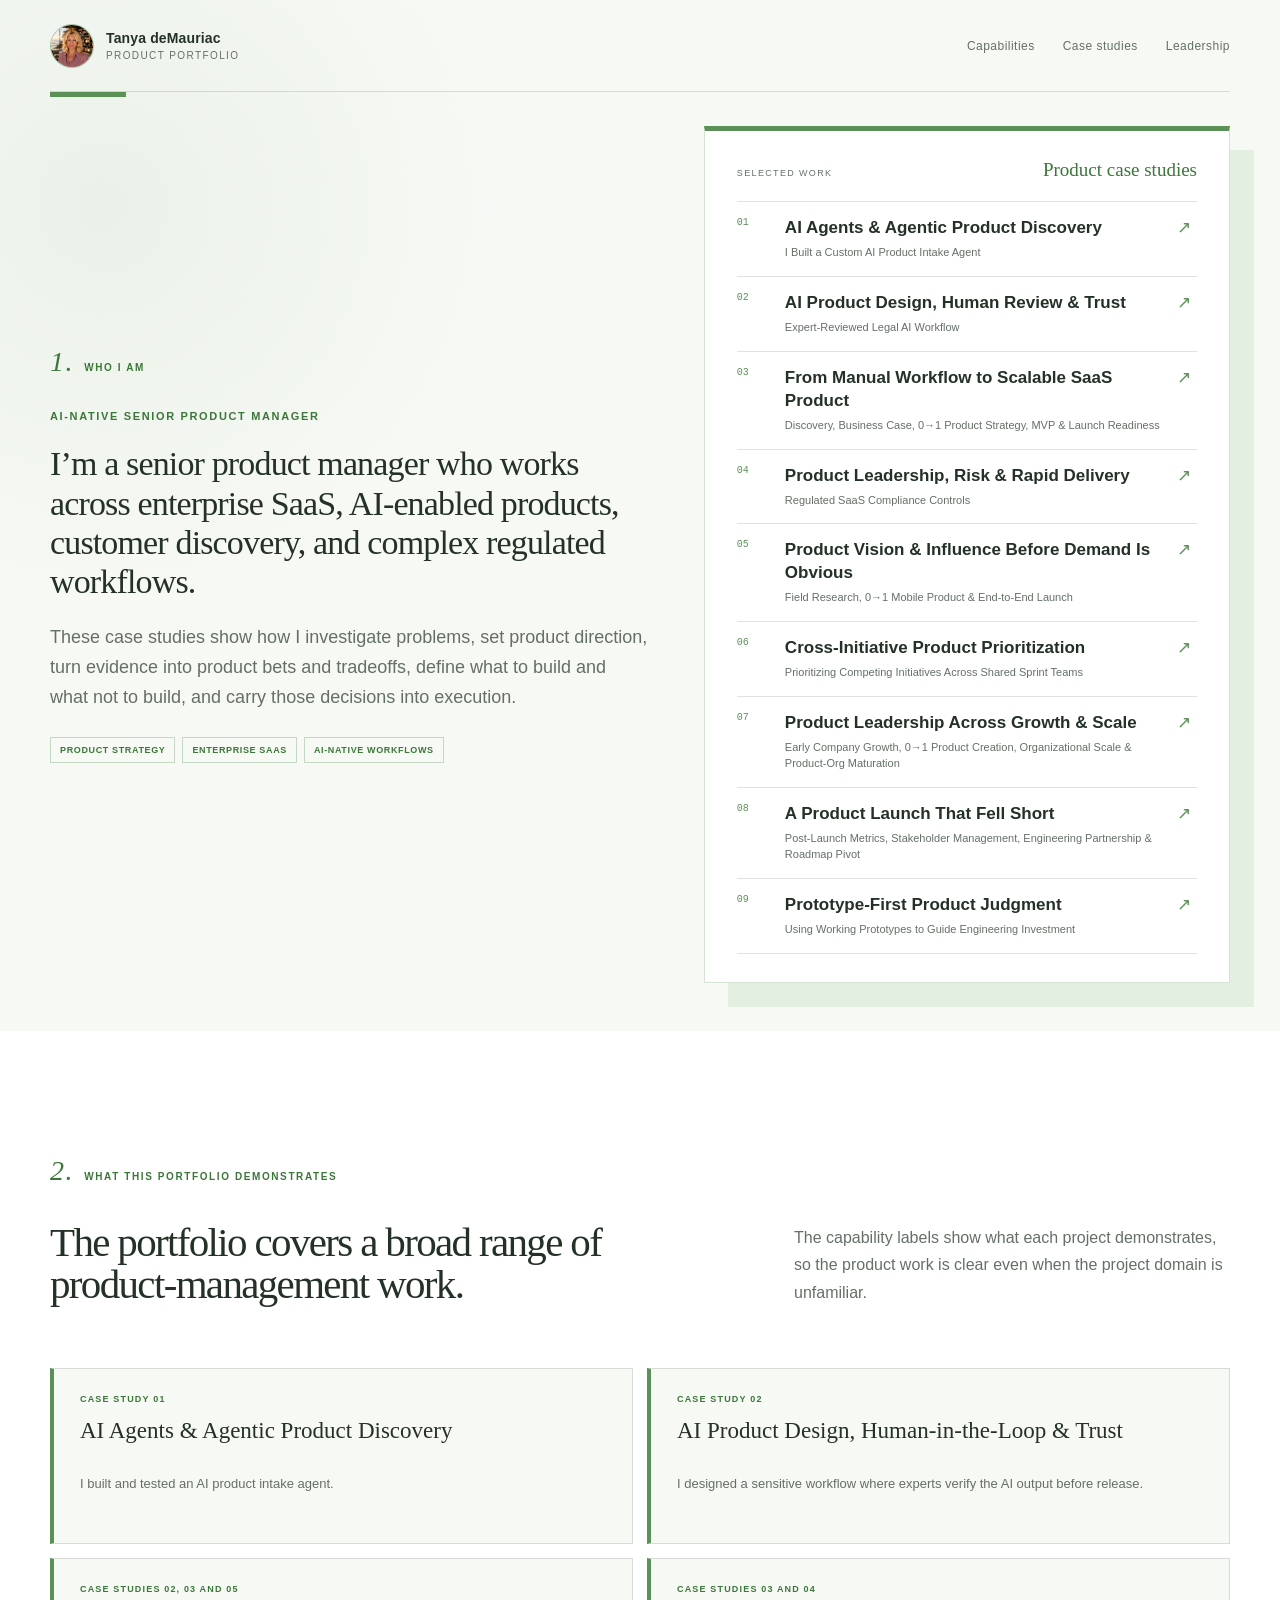
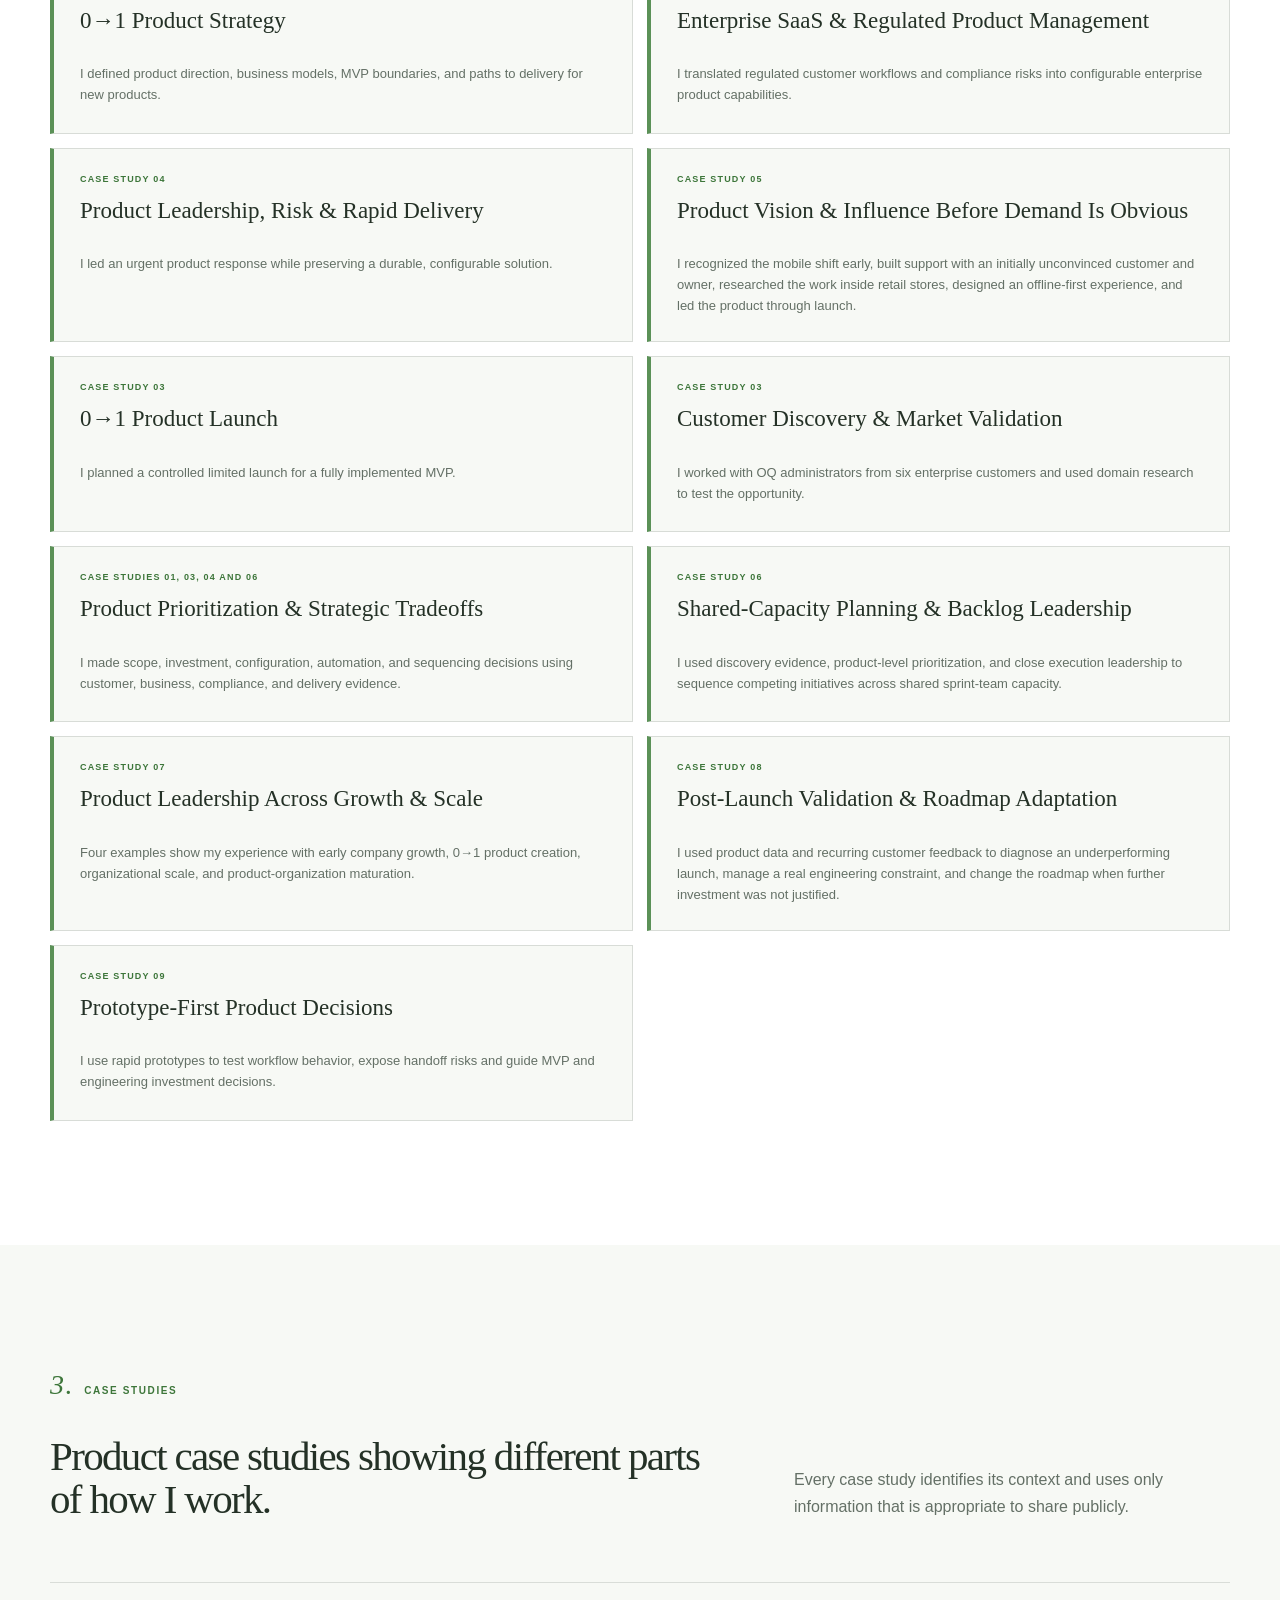
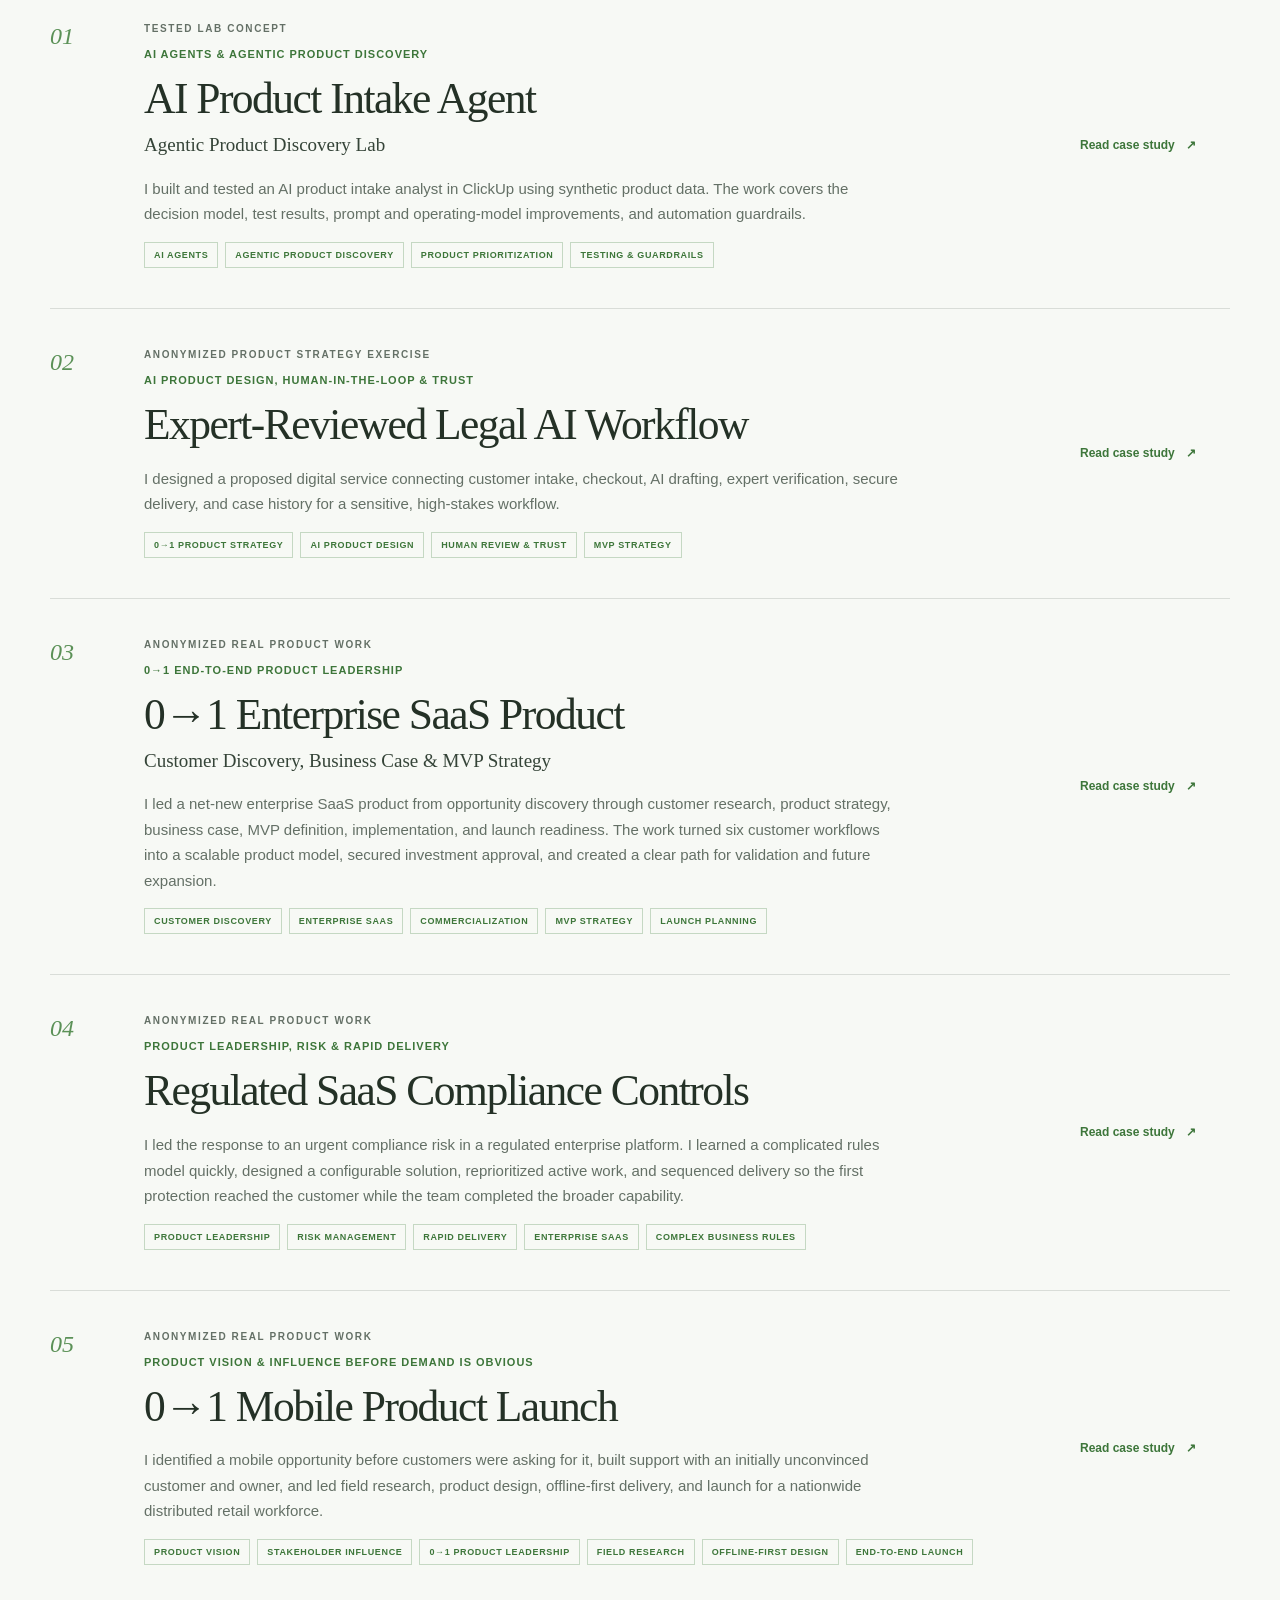
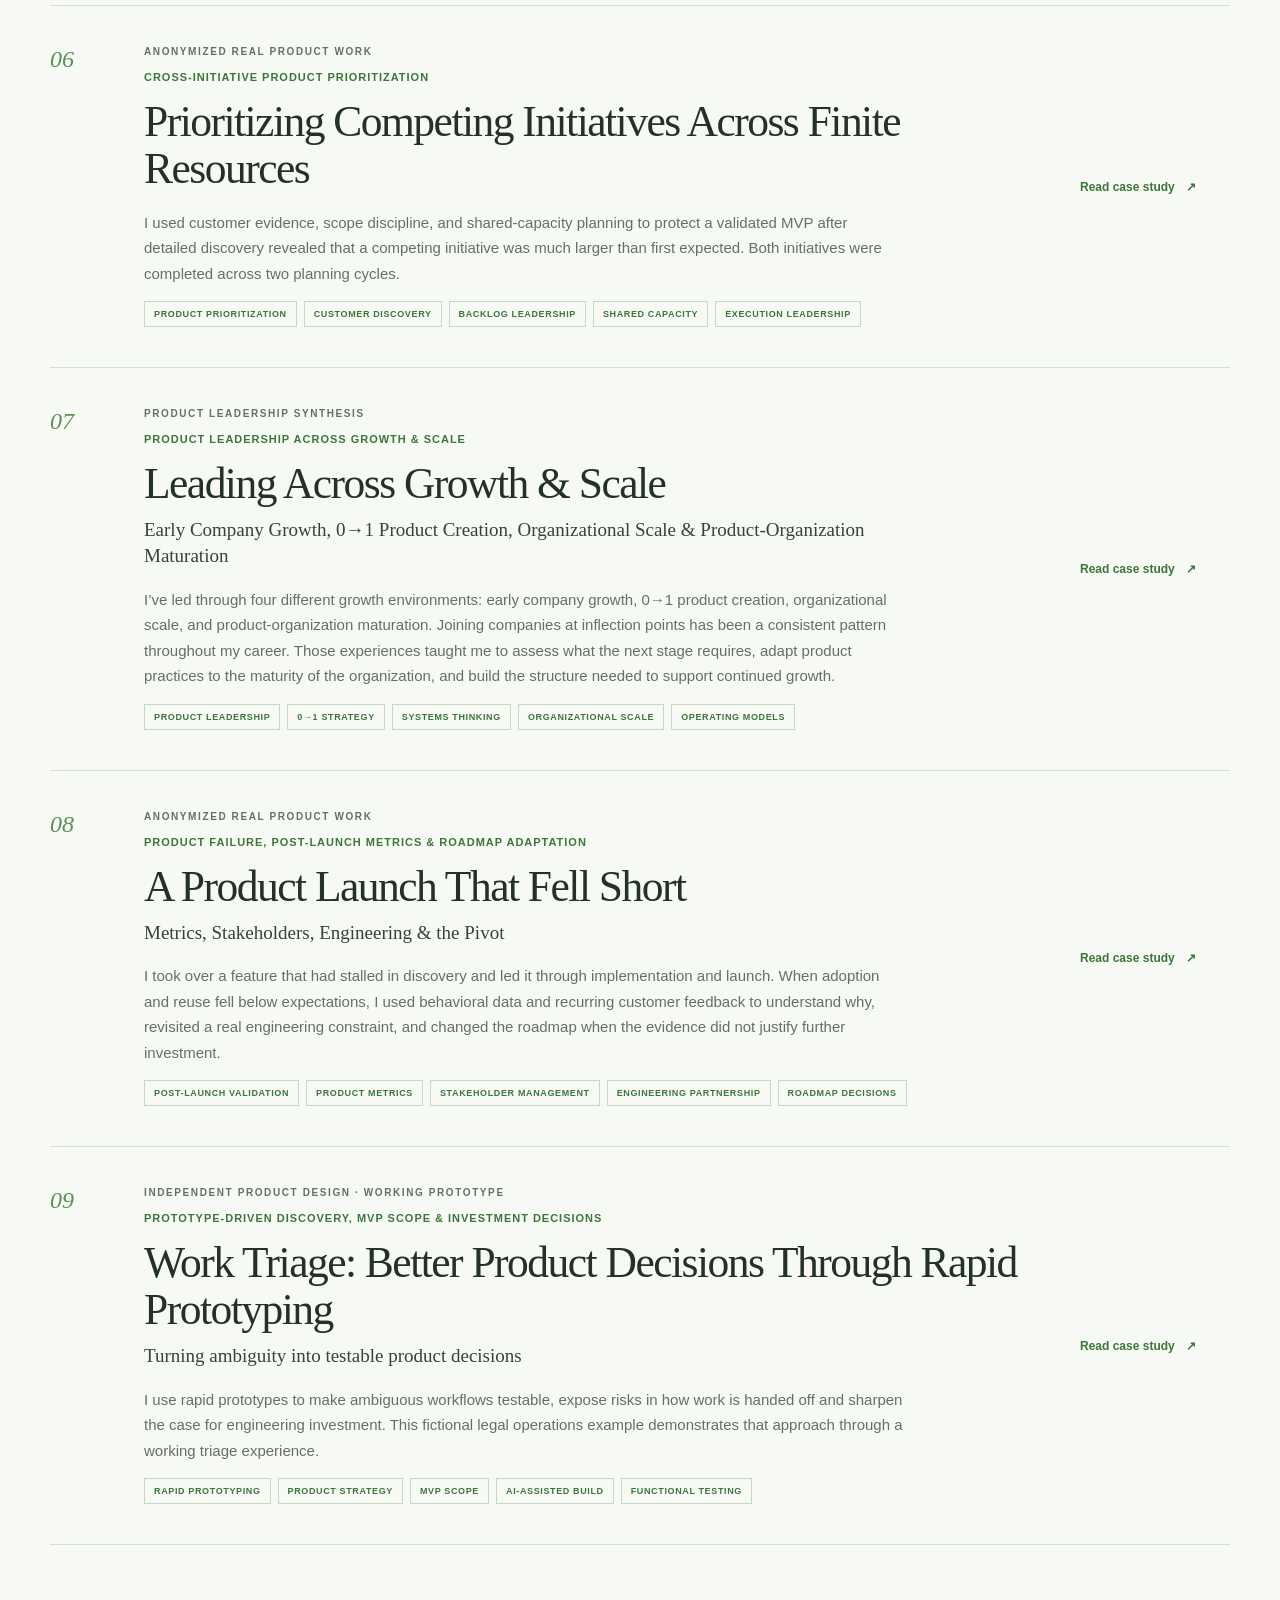
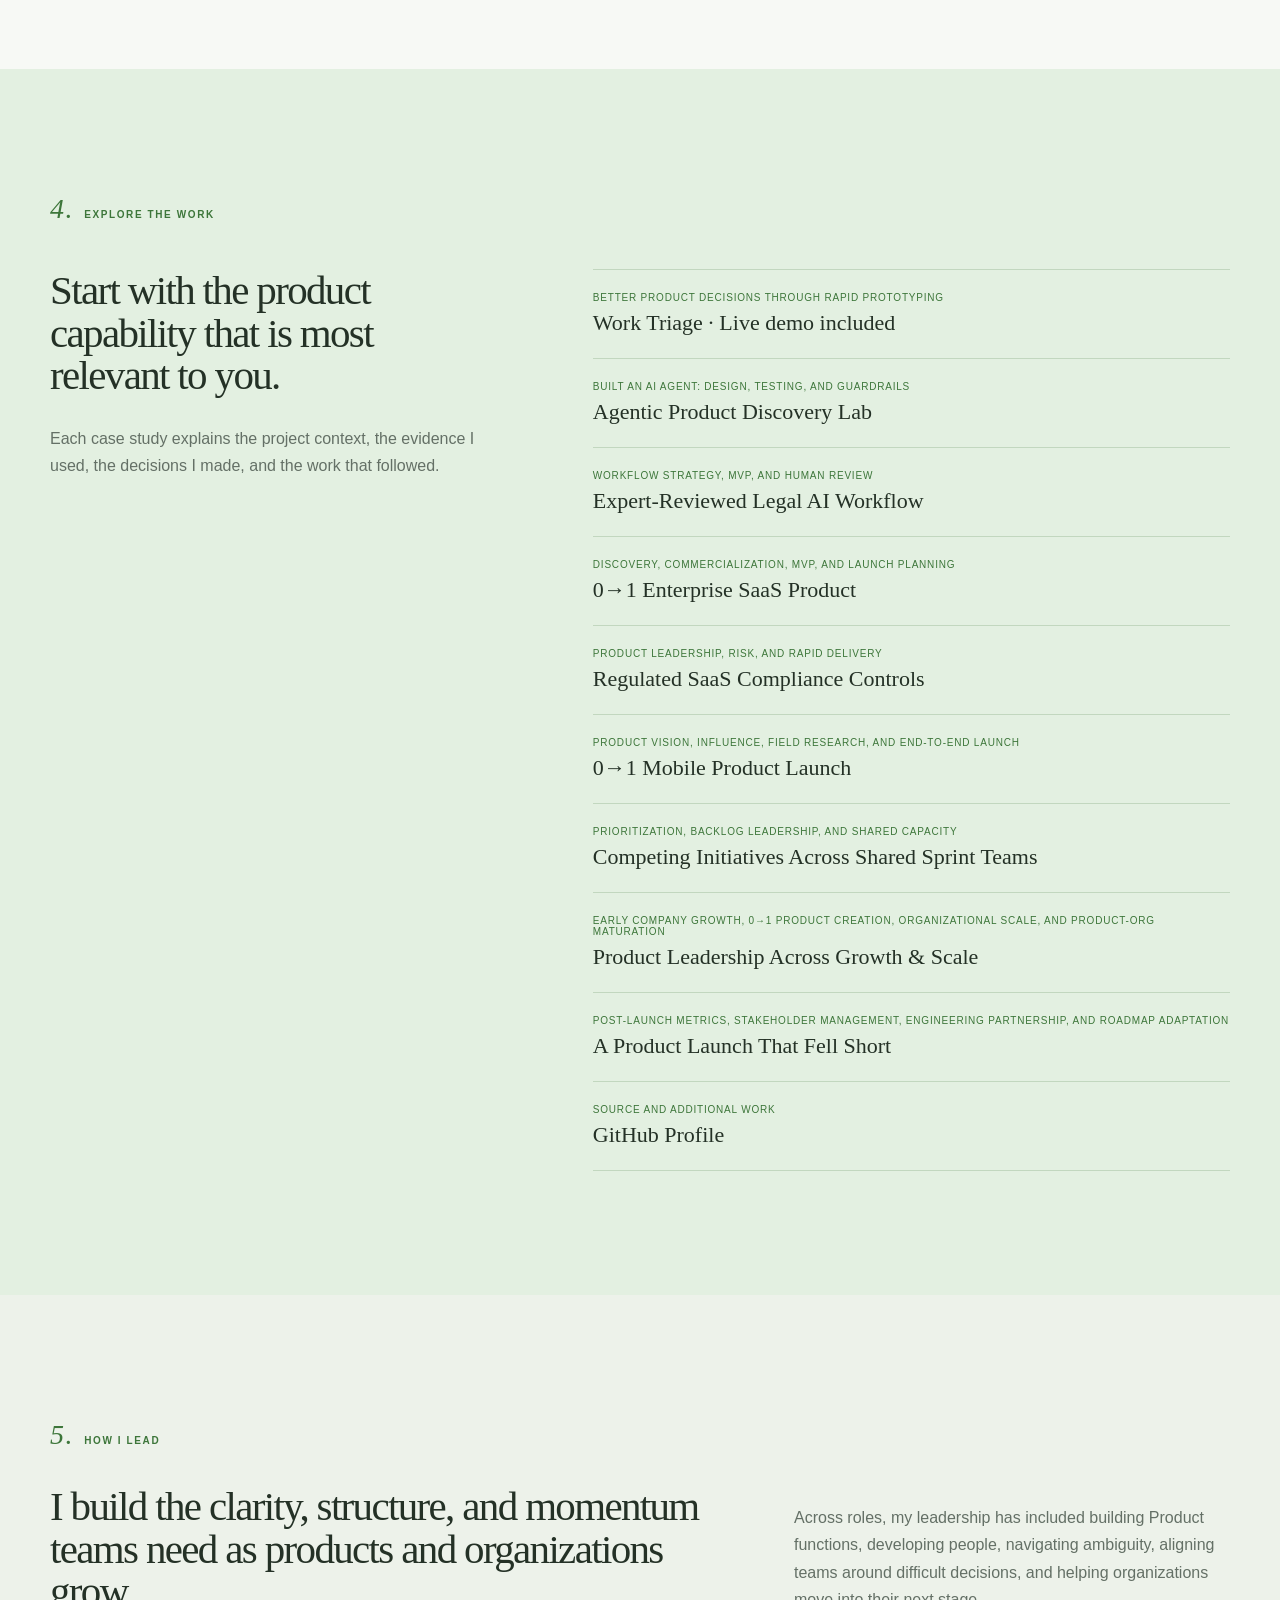
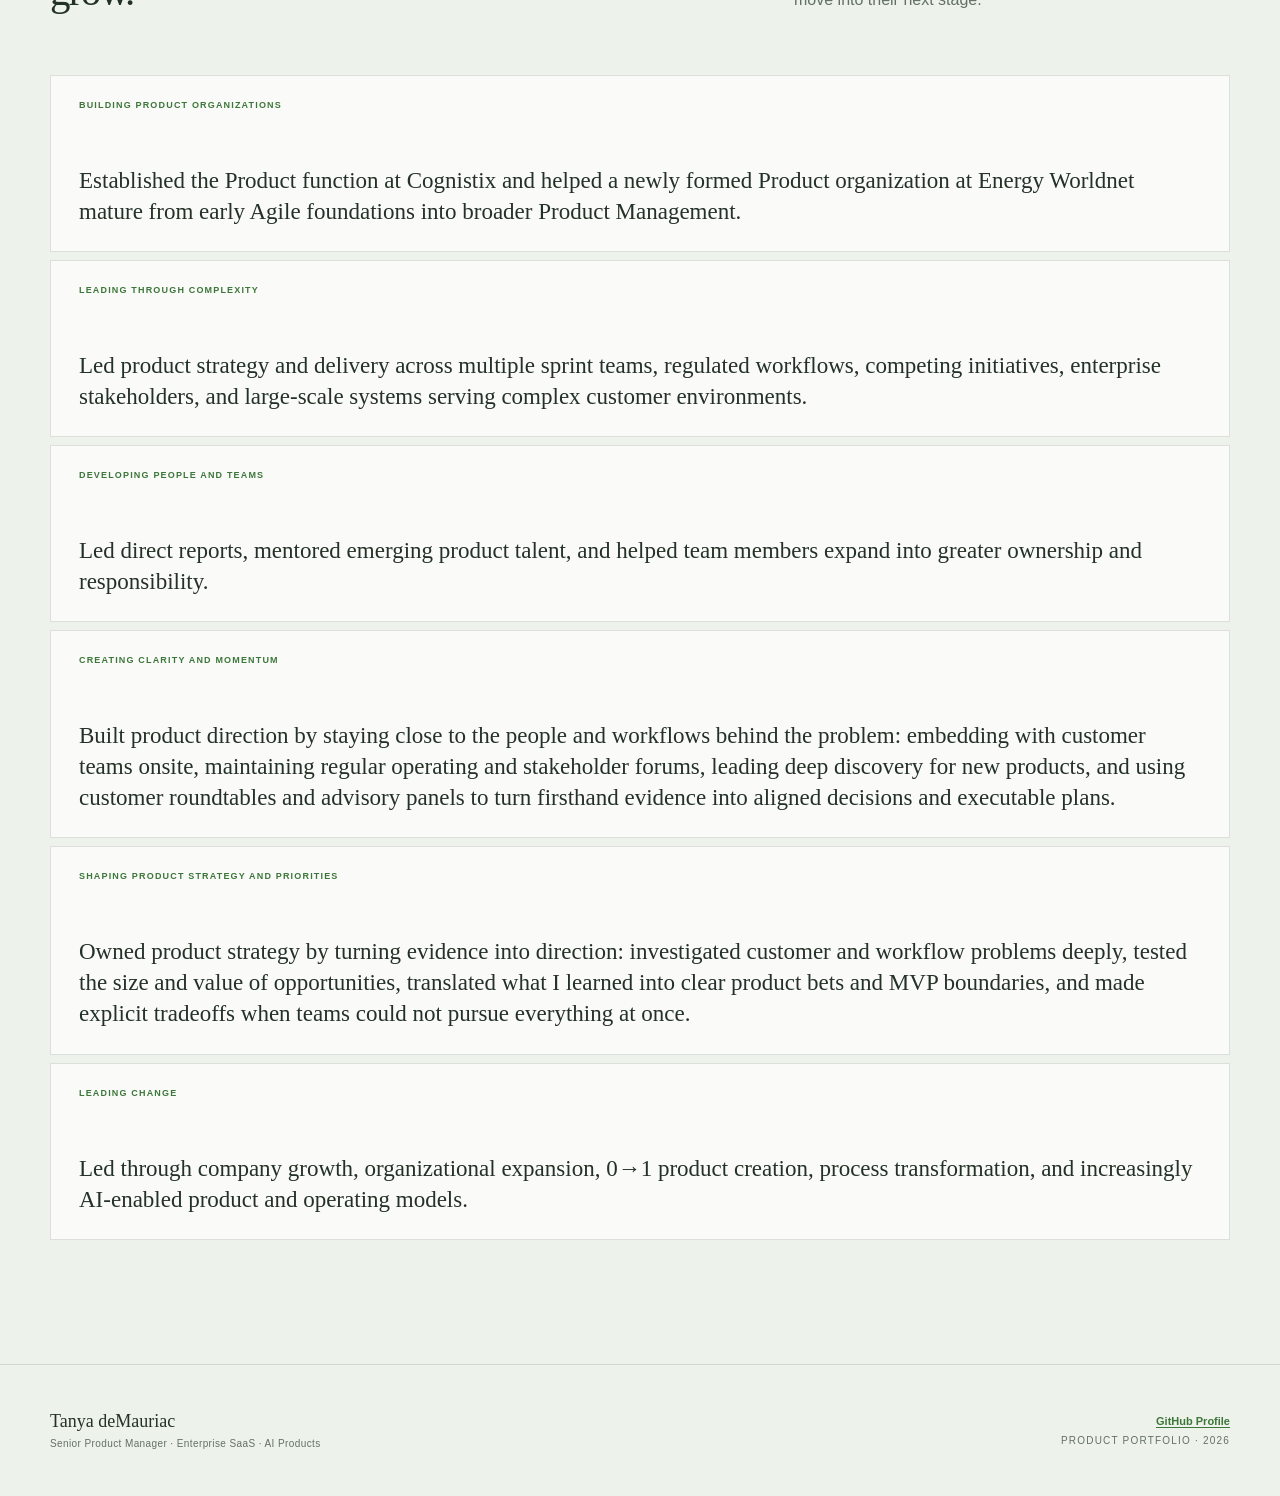
<file: index.html>
<!doctype html>
<html lang="en">
  <head>
    <meta charset="utf-8" />
    <meta name="viewport" content="width=device-width, initial-scale=1" />
    <title>AI Product Portfolio | Tanya deMauriac</title>
    <meta
      name="description"
      content="Tanya deMauriac's product portfolio, with case studies in AI-native product management, zero-to-one strategy, enterprise SaaS, product prioritization, field research, and agentic workflows."
    />
    <link rel="icon" href="favicon.svg" />
    <link rel="stylesheet" href="styles.css?v=header-portrait-20261013" />
  
    <!-- Microsoft Clarity analytics -->
    <script type="text/javascript">
      (function(c,l,a,r,i,t,y){
          c[a]=c[a]||function(){(c[a].q=c[a].q||[]).push(arguments)};
          t=l.createElement(r);t.async=1;t.src="https://www.clarity.ms/tag/"+i;
          y=l.getElementsByTagName(r)[0];y.parentNode.insertBefore(t,y);
      })(window, document, "clarity", "script", "ymxdk5bwbi");

      (function () {
        var params = new URLSearchParams(window.location.search);
        var incomingRef = params.get("ref");
        if (incomingRef) {
          sessionStorage.setItem("portfolio_ref", incomingRef);
        }
        var portfolioRef = incomingRef || sessionStorage.getItem("portfolio_ref");
        if (portfolioRef) {
          window.clarity("set", "portfolio_ref", portfolioRef);
        }
      })();
    </script>
  </head>
  <body class="home-page">
    <main id="top">
      <header class="site-header">
        <a class="brand" href="#top" aria-label="Back to top">
          <img
            class="brand-photo"
            src="TD%20Profile%20Pic-sm.PNG"
            alt="Portrait of Tanya deMauriac"
            width="44"
            height="44"
            decoding="async"
          />
          <span
            ><strong>Tanya deMauriac</strong
            ><small>Product Portfolio</small></span
          >
        </a>
        <nav aria-label="Portfolio navigation">
          <a href="#capabilities">Capabilities</a>
          <a href="#case-studies">Case studies</a>
          <a href="#leadership">Leadership</a>
        </nav>
      </header>

      <section class="home-hero" aria-labelledby="home-title">
        <div class="home-intro">
          <div class="numbered-label"><span>1.</span> Who I Am</div>
          <p class="portfolio-kicker">AI-Native Senior Product Manager</p>
          <h1 id="home-title">
            I’m a senior product manager who works across enterprise SaaS,
            AI-enabled products, customer discovery, and complex regulated
            workflows.
          </h1>
          <p class="home-lede">
            These case studies show how I investigate problems, set product
            direction, turn evidence into product bets and tradeoffs, define
            what to build and what not to build, and carry those decisions into
            execution.
          </p>
          <div
            class="capability-row"
            role="group"
            aria-label="Primary capabilities"
          >
            <span>Product strategy</span><span>Enterprise SaaS</span
            ><span>AI-native workflows</span>
          </div>
        </div>

        <aside class="case-index" aria-label="Portfolio case studies">
          <div class="case-index-heading">
            <span>Selected work</span><strong>Product case studies</strong>
          </div>
          <a href="agentic-product-discovery-lab/">
            <span class="case-number">01</span>
            <span
              ><strong>AI Agents &amp; Agentic Product Discovery</strong
              ><small>I Built a Custom AI Product Intake Agent</small></span
            >
            <span class="case-arrow" aria-hidden="true">↗</span>
          </a>
          <a href="expert-reviewed-legal-ai/">
            <span class="case-number">02</span>
            <span
              ><strong>AI Product Design, Human Review &amp; Trust</strong
              ><small>Expert-Reviewed Legal AI Workflow</small></span
            >
            <span class="case-arrow" aria-hidden="true">↗</span>
          </a>
          <a href="on-the-job-training/">
            <span class="case-number">03</span>
            <span
              ><strong>From Manual Workflow to Scalable SaaS Product</strong
              ><small>Discovery, Business Case, 0→1 Product Strategy, MVP &amp; Launch Readiness</small></span
            >
            <span class="case-arrow" aria-hidden="true">↗</span>
          </a>
          <a href="regulated-saas-compliance-controls/">
            <span class="case-number">04</span>
            <span
              ><strong>Product Leadership, Risk &amp; Rapid Delivery</strong
              ><small>Regulated SaaS Compliance Controls</small></span
            >
            <span class="case-arrow" aria-hidden="true">↗</span>
          </a>
          <a href="zero-to-one-mobile-product/">
            <span class="case-number">05</span>
            <span
              ><strong>Product Vision &amp; Influence Before Demand Is Obvious</strong
              ><small
                >Field Research, 0→1 Mobile Product &amp; End-to-End Launch</small
              ></span
            >
            <span class="case-arrow" aria-hidden="true">↗</span>
          </a>
          <a href="shared-sprint-team-prioritization/">
            <span class="case-number">06</span>
            <span
              ><strong>Cross-Initiative Product Prioritization</strong
              ><small>Prioritizing Competing Initiatives Across Shared Sprint Teams</small></span
            >
            <span class="case-arrow" aria-hidden="true">↗</span>
          </a>
          <a href="product-leadership-at-inflection-points/">
            <span class="case-number">07</span>
            <span
              ><strong>Product Leadership Across Growth &amp; Scale</strong
              ><small>Early Company Growth, 0→1 Product Creation, Organizational Scale &amp; Product-Org Maturation</small></span
            >
            <span class="case-arrow" aria-hidden="true">↗</span>
          </a>
          <a href="product-launch-fell-short/">
            <span class="case-number">08</span>
            <span
              ><strong>A Product Launch That Fell Short</strong
              ><small>Post-Launch Metrics, Stakeholder Management, Engineering Partnership &amp; Roadmap Pivot</small></span
            >
            <span class="case-arrow" aria-hidden="true">↗</span>
          </a>
          <a href="work-triage-prototype/">
            <span class="case-number">09</span>
            <span><strong>Prototype-First Product Judgment</strong><small>Using Working Prototypes to Guide Engineering Investment</small></span>
            <span class="case-arrow" aria-hidden="true">↗</span>
          </a>
        </aside>
      </section>

      <section class="home-section capabilities-section" id="capabilities">
        <div class="numbered-label">
          <span>2.</span> What This Portfolio Demonstrates
        </div>
        <div class="home-section-heading">
          <h2>
            The portfolio covers a broad range of product-management work.
          </h2>
          <p>
            The capability labels show what each project demonstrates, so the
            product work is clear even when the project domain is unfamiliar.
          </p>
        </div>
        <div class="capability-map">
          <article>
            <span>Case study 01</span>
            <h3>AI Agents &amp; Agentic Product Discovery</h3>
            <p>I built and tested an AI product intake agent.</p>
          </article>
          <article>
            <span>Case study 02</span>
            <h3>AI Product Design, Human-in-the-Loop &amp; Trust</h3>
            <p>
              I designed a sensitive workflow where experts verify the AI output
              before release.
            </p>
          </article>
          <article>
            <span>Case studies 02, 03 and 05</span>
            <h3>0→1 Product Strategy</h3>
            <p>
              I defined product direction, business models, MVP boundaries, and
              paths to delivery for new products.
            </p>
          </article>
          <article>
            <span>Case studies 03 and 04</span>
            <h3>Enterprise SaaS &amp; Regulated Product Management</h3>
            <p>
              I translated regulated customer workflows and compliance risks
              into configurable enterprise product capabilities.
            </p>
          </article>
          <article>
            <span>Case study 04</span>
            <h3>Product Leadership, Risk &amp; Rapid Delivery</h3>
            <p>
              I led an urgent product response while preserving a durable,
              configurable solution.
            </p>
          </article>
          <article>
            <span>Case study 05</span>
            <h3>Product Vision &amp; Influence Before Demand Is Obvious</h3>
            <p>
              I recognized the mobile shift early, built support with an initially
              unconvinced customer and owner, researched the work inside retail
              stores, designed an offline-first experience, and led the product
              through launch.
            </p>
          </article>
          <article>
            <span>Case study 03</span>
            <h3>0→1 Product Launch</h3>
            <p>
              I planned a controlled limited launch for a fully implemented MVP.
            </p>
          </article>
          <article>
            <span>Case study 03</span>
            <h3>Customer Discovery &amp; Market Validation</h3>
            <p>
              I worked with OQ administrators from six enterprise customers and
              used domain research to test the opportunity.
            </p>
          </article>
          <article>
            <span>Case studies 01, 03, 04 and 06</span>
            <h3>Product Prioritization &amp; Strategic Tradeoffs</h3>
            <p>
              I made scope, investment, configuration, automation, and
              sequencing decisions using customer, business, compliance, and
              delivery evidence.
            </p>
          </article>
          <article>
            <span>Case study 06</span>
            <h3>Shared-Capacity Planning &amp; Backlog Leadership</h3>
            <p>
              I used discovery evidence, product-level prioritization, and close
              execution leadership to sequence competing initiatives across
              shared sprint-team capacity.
            </p>
          </article>
          <article>
            <span>Case study 07</span>
            <h3>Product Leadership Across Growth &amp; Scale</h3>
            <p>
              Four examples show my experience with early company growth, 0→1 product
              creation, organizational scale, and product-organization
              maturation.
            </p>
          </article>
          <article>
            <span>Case study 08</span>
            <h3>Post-Launch Validation &amp; Roadmap Adaptation</h3>
            <p>
              I used product data and recurring customer feedback to diagnose an
              underperforming launch, manage a real engineering constraint, and
              change the roadmap when further investment was not justified.
            </p>
          </article>
          <article>
            <span>Case study 09</span>
            <h3>Prototype-First Product Decisions</h3>
            <p>I use rapid prototypes to test workflow behavior, expose handoff risks and guide MVP and engineering investment decisions.</p>
          </article>
        </div>
      </section>

      <section class="home-section case-studies-section" id="case-studies">
        <div class="numbered-label"><span>3.</span> Case Studies</div>
        <div class="home-section-heading">
          <h2>Product case studies showing different parts of how I work.</h2>
          <p>
            Every case study identifies its context and uses only information
            that is appropriate to share publicly.
          </p>
        </div>

        <article class="portfolio-case">
          <div class="portfolio-case-index">01</div>
          <div class="portfolio-case-main">
            <p class="case-type">Tested lab concept</p>
            <p class="dominant-capability">
              AI Agents &amp; Agentic Product Discovery
            </p>
            <h3>
              <a href="agentic-product-discovery-lab/"
                >AI Product Intake Agent</a
              >
            </h3>
            <p class="case-project-name">Agentic Product Discovery Lab</p>
            <p>
              I built and tested an AI product intake analyst in ClickUp using
              synthetic product data. The work covers the decision model, test
              results, prompt and operating-model improvements, and automation
              guardrails.
            </p>
            <div class="capability-row">
              <span>AI Agents</span><span>Agentic Product Discovery</span
              ><span>Product Prioritization</span
              ><span>Testing &amp; Guardrails</span>
            </div>
          </div>
          <a
            class="case-link"
            href="agentic-product-discovery-lab/"
            aria-label="Read Agentic Product Discovery Lab"
            >Read case study <span>↗</span></a
          >
        </article>

        <article class="portfolio-case">
          <div class="portfolio-case-index">02</div>
          <div class="portfolio-case-main">
            <p class="case-type">Anonymized product strategy exercise</p>
            <p class="dominant-capability">
              AI Product Design, Human-in-the-Loop &amp; Trust
            </p>
            <h3>
              <a href="expert-reviewed-legal-ai/"
                >Expert-Reviewed Legal AI Workflow</a
              >
            </h3>
            <p>
              I designed a proposed digital service connecting customer intake,
              checkout, AI drafting, expert verification, secure delivery, and
              case history for a sensitive, high-stakes workflow.
            </p>
            <div class="capability-row">
              <span>0→1 Product Strategy</span><span>AI Product Design</span
              ><span>Human Review &amp; Trust</span><span>MVP Strategy</span>
            </div>
          </div>
          <a
            class="case-link"
            href="expert-reviewed-legal-ai/"
            aria-label="Read Expert-Reviewed Legal AI Workflow"
            >Read case study <span>↗</span></a
          >
        </article>

        <article class="portfolio-case">
          <div class="portfolio-case-index">03</div>
          <div class="portfolio-case-main">
            <p class="case-type">Anonymized real product work</p>
            <p class="dominant-capability">0→1 End-to-End Product Leadership</p>
            <h3>
              <a href="on-the-job-training/">0→1 Enterprise SaaS Product</a>
            </h3>
            <p class="case-project-name">
              Customer Discovery, Business Case &amp; MVP Strategy
            </p>
            <p>
              I led a net-new enterprise SaaS product from opportunity discovery
              through customer research, product strategy, business case, MVP
              definition, implementation, and launch readiness. The work turned
              six customer workflows into a scalable product model, secured
              investment approval, and created a clear path for validation and
              future expansion.
            </p>
            <div class="capability-row">
              <span>Customer Discovery</span><span>Enterprise SaaS</span
              ><span>Commercialization</span><span>MVP Strategy</span
              ><span>Launch Planning</span>
            </div>
          </div>
          <a
            class="case-link"
            href="on-the-job-training/"
            aria-label="Read On-the-Job Training Subscription Product"
            >Read case study <span>↗</span></a
          >
        </article>

        <article class="portfolio-case">
          <div class="portfolio-case-index">04</div>
          <div class="portfolio-case-main">
            <p class="case-type">Anonymized real product work</p>
            <p class="dominant-capability">
              Product Leadership, Risk &amp; Rapid Delivery
            </p>
            <h3>
              <a href="regulated-saas-compliance-controls/"
                >Regulated SaaS Compliance Controls</a
              >
            </h3>
            <p>
              I led the response to an urgent compliance risk in a regulated
              enterprise platform. I learned a complicated rules model quickly,
              designed a configurable solution, reprioritized active work, and
              sequenced delivery so the first protection reached the customer
              while the team completed the broader capability.
            </p>
            <div class="capability-row">
              <span>Product Leadership</span><span>Risk Management</span
              ><span>Rapid Delivery</span><span>Enterprise SaaS</span
              ><span>Complex Business Rules</span>
            </div>
          </div>
          <a
            class="case-link"
            href="regulated-saas-compliance-controls/"
            aria-label="Read Regulated SaaS Compliance Controls"
            >Read case study <span>↗</span></a
          >
        </article>

        <article class="portfolio-case">
          <div class="portfolio-case-index">05</div>
          <div class="portfolio-case-main">
            <p class="case-type">Anonymized real product work</p>
            <p class="dominant-capability">
              Product Vision &amp; Influence Before Demand Is Obvious
            </p>
            <h3>
              <a href="zero-to-one-mobile-product/"
                >0→1 Mobile Product Launch</a
              >
            </h3>
            <p>
              I identified a mobile opportunity before customers were asking
              for it, built support with an initially unconvinced customer and
              owner, and led field research, product design, offline-first
              delivery, and launch for a nationwide distributed retail workforce.
            </p>
            <div class="capability-row">
              <span>Product Vision</span><span>Stakeholder Influence</span
              ><span>0→1 Product Leadership</span><span>Field Research</span
              ><span>Offline-First Design</span><span>End-to-End Launch</span>
            </div>
          </div>
          <a
            class="case-link"
            href="zero-to-one-mobile-product/"
            aria-label="Read 0 to 1 Mobile Product Launch"
            >Read case study <span>↗</span></a
          >
        </article>

        <article class="portfolio-case">
          <div class="portfolio-case-index">06</div>
          <div class="portfolio-case-main">
            <p class="case-type">Anonymized real product work</p>
            <p class="dominant-capability">
              Cross-Initiative Product Prioritization
            </p>
            <h3>
              <a href="shared-sprint-team-prioritization/"
                >Prioritizing Competing Initiatives Across Finite Resources</a
              >
            </h3>
            <p>
              I used customer evidence, scope discipline, and shared-capacity
              planning to protect a validated MVP after detailed discovery
              revealed that a competing initiative was much larger than first
              expected. Both initiatives were completed across two planning
              cycles.
            </p>
            <div class="capability-row">
              <span>Product Prioritization</span><span>Customer Discovery</span
              ><span>Backlog Leadership</span><span>Shared Capacity</span
              ><span>Execution Leadership</span>
            </div>
          </div>
          <a
            class="case-link"
            href="shared-sprint-team-prioritization/"
            aria-label="Read Prioritizing Competing Initiatives Across Finite Resources"
            >Read case study <span>↗</span></a
          >
        </article>

        <article class="portfolio-case">
          <div class="portfolio-case-index">07</div>
          <div class="portfolio-case-main">
            <p class="case-type">Product leadership synthesis</p>
            <p class="dominant-capability">Product Leadership Across Growth &amp; Scale</p>
            <h3>
              <a href="product-leadership-at-inflection-points/"
                >Leading Across Growth &amp; Scale</a
              >
            </h3>
            <p class="case-project-name">
              Early Company Growth, 0→1 Product Creation, Organizational Scale &amp; Product-Organization Maturation
            </p>
            <p>
              I’ve led through four different growth environments: early company growth,
              0→1 product creation, organizational scale, and
              product-organization maturation. Joining companies at inflection
              points has been a consistent pattern throughout my career. Those
              experiences taught me to assess what the next stage requires,
              adapt product practices to the maturity of the organization, and
              build the structure needed to support continued growth.
            </p>
            <div class="capability-row">
              <span>Product Leadership</span><span>0→1 Strategy</span
              ><span>Systems Thinking</span><span>Organizational Scale</span
              ><span>Operating Models</span>
            </div>
          </div>
          <a
            class="case-link"
            href="product-leadership-at-inflection-points/"
            aria-label="Read Product Leadership at Inflection Points"
            >Read case study <span>↗</span></a
          >
        </article>

        <article class="portfolio-case">
          <div class="portfolio-case-index">08</div>
          <div class="portfolio-case-main">
            <p class="case-type">Anonymized real product work</p>
            <p class="dominant-capability">
              Product Failure, Post-Launch Metrics &amp; Roadmap Adaptation
            </p>
            <h3>
              <a href="product-launch-fell-short/"
                >A Product Launch That Fell Short</a
              >
            </h3>
            <p class="case-project-name">
              Metrics, Stakeholders, Engineering &amp; the Pivot
            </p>
            <p>
              I took over a feature that had stalled in discovery and led it
              through implementation and launch. When adoption and reuse fell
              below expectations, I used behavioral data and recurring customer
              feedback to understand why, revisited a real engineering
              constraint, and changed the roadmap when the evidence did not
              justify further investment.
            </p>
            <div class="capability-row">
              <span>Post-Launch Validation</span><span>Product Metrics</span
              ><span>Stakeholder Management</span><span>Engineering Partnership</span
              ><span>Roadmap Decisions</span>
            </div>
          </div>
          <a
            class="case-link"
            href="product-launch-fell-short/"
            aria-label="Read A Product Launch That Fell Short"
            >Read case study <span>↗</span></a
          >
        </article>
        <article class="portfolio-case">
          <div class="portfolio-case-index">09</div>
          <div class="portfolio-case-main">
            <p class="case-type">Independent product design · Working prototype</p>
            <p class="dominant-capability">Prototype-Driven Discovery, MVP Scope &amp; Investment Decisions</p>
            <h3><a href="work-triage-prototype/">Work Triage: Better Product Decisions Through Rapid Prototyping</a></h3>
            <p class="case-project-name">Turning ambiguity into testable product decisions</p>
            <p>I use rapid prototypes to make ambiguous workflows testable, expose risks in how work is handed off and sharpen the case for engineering investment. This fictional legal operations example demonstrates that approach through a working triage experience.</p>
            <div class="capability-row"><span>Rapid Prototyping</span><span>Product Strategy</span><span>MVP Scope</span><span>AI-Assisted Build</span><span>Functional Testing</span></div>
          </div>
          <a class="case-link" href="work-triage-prototype/" aria-label="Read Work Triage Prototype case study">Read case study <span>↗</span></a>
        </article>
      </section>

      <section class="home-section explore-section" id="explore">
        <div class="numbered-label"><span>4.</span> Explore the Work</div>
        <div class="explore-grid">
          <div>
            <h2>
              Start with the product capability that is most relevant to you.
            </h2>
            <p>
              Each case study explains the project context, the evidence I used,
              the decisions I made, and the work that followed.
            </p>
          </div>
          <div class="explore-links">
            <a href="work-triage-prototype/"><span>Better product decisions through rapid prototyping</span><strong>Work Triage · Live demo included</strong></a>
            <a href="agentic-product-discovery-lab/"
              ><span>Built an AI agent: design, testing, and guardrails</span
              ><strong>Agentic Product Discovery Lab</strong></a
            >
            <a href="expert-reviewed-legal-ai/"
              ><span>Workflow strategy, MVP, and human review</span
              ><strong>Expert-Reviewed Legal AI Workflow</strong></a
            >
            <a href="on-the-job-training/"
              ><span>Discovery, commercialization, MVP, and launch planning</span
              ><strong>0→1 Enterprise SaaS Product</strong></a
            >
            <a href="regulated-saas-compliance-controls/"
              ><span>Product leadership, risk, and rapid delivery</span
              ><strong>Regulated SaaS Compliance Controls</strong></a
            >
            <a href="zero-to-one-mobile-product/"
              ><span>Product vision, influence, field research, and end-to-end launch</span
              ><strong>0→1 Mobile Product Launch</strong></a
            >
            <a href="shared-sprint-team-prioritization/"
              ><span>Prioritization, backlog leadership, and shared capacity</span
              ><strong>Competing Initiatives Across Shared Sprint Teams</strong></a
            >
            <a href="product-leadership-at-inflection-points/"
              ><span>Early company growth, 0→1 product creation, organizational scale, and product-org maturation</span
              ><strong>Product Leadership Across Growth &amp; Scale</strong></a
            >
            <a href="product-launch-fell-short/"
              ><span>Post-launch metrics, stakeholder management, engineering partnership, and roadmap adaptation</span
              ><strong>A Product Launch That Fell Short</strong></a
            >
            <a
              href="https://github.com/tanyademauriac-PM"
              target="_blank"
              rel="noopener noreferrer"
              ><span>Source and additional work</span
              ><strong>GitHub Profile</strong></a
            >
          </div>
        </div>
      </section>

      <section class="home-section leadership-section" id="leadership">
        <div class="numbered-label">
          <span>5.</span> How I Lead
        </div>
        <div class="home-section-heading">
          <h2>
            I build the clarity, structure, and momentum teams need as products
            and organizations grow.
          </h2>
          <p>
            Across roles, my leadership has included building Product functions,
            developing people, navigating ambiguity, aligning teams around
            difficult decisions, and helping organizations move into their next
            stage.
          </p>
        </div>
        <div class="leadership-grid leadership-patterns">
          <article>
            <span>Building Product Organizations</span
            ><strong
              >Established the Product function at Cognistix and helped a newly
              formed Product organization at Energy Worldnet mature from early
              Agile foundations into broader Product Management.</strong
            >
          </article>
          <article>
            <span>Leading Through Complexity</span
            ><strong
              >Led product strategy and delivery across multiple sprint teams,
              regulated workflows, competing initiatives, enterprise
              stakeholders, and large-scale systems serving complex customer
              environments.</strong
            >
          </article>
          <article>
            <span>Developing People and Teams</span
            ><strong
              >Led direct reports, mentored emerging product talent, and helped
              team members expand into greater ownership and responsibility.</strong
            >
          </article>
          <article>
            <span>Creating Clarity and Momentum</span
            ><strong
              >Built product direction by staying close to the people and workflows
              behind the problem: embedding with customer teams onsite,
              maintaining regular operating and stakeholder forums, leading
              deep discovery for new products, and using customer roundtables
              and advisory panels to turn firsthand evidence into aligned
              decisions and executable plans.</strong
            >
          </article>
          <article>
            <span>Shaping Product Strategy and Priorities</span
            ><strong
              >Owned product strategy by turning evidence into direction:
              investigated customer and workflow problems deeply, tested the
              size and value of opportunities, translated what I learned into
              clear product bets and MVP boundaries, and made explicit tradeoffs
              when teams could not pursue everything at once.</strong
            >
          </article>
          <article>
            <span>Leading Change</span
            ><strong
              >Led through company growth, organizational expansion, 0→1 product
              creation, process transformation, and increasingly AI-enabled
              product and operating models.</strong
            >
          </article>
        </div>
      </section>

      <footer>
        <div>
          <strong>Tanya deMauriac</strong
          ><span>Senior Product Manager · Enterprise SaaS · AI Products</span>
        </div>
        <div class="footer-meta">
          <a
            href="https://github.com/tanyademauriac-PM"
            target="_blank"
            rel="noopener noreferrer"
            >GitHub Profile</a
          ><span>Product Portfolio · 2026</span>
        </div>
      </footer>
    </main>
  </body>
</html>
</file>
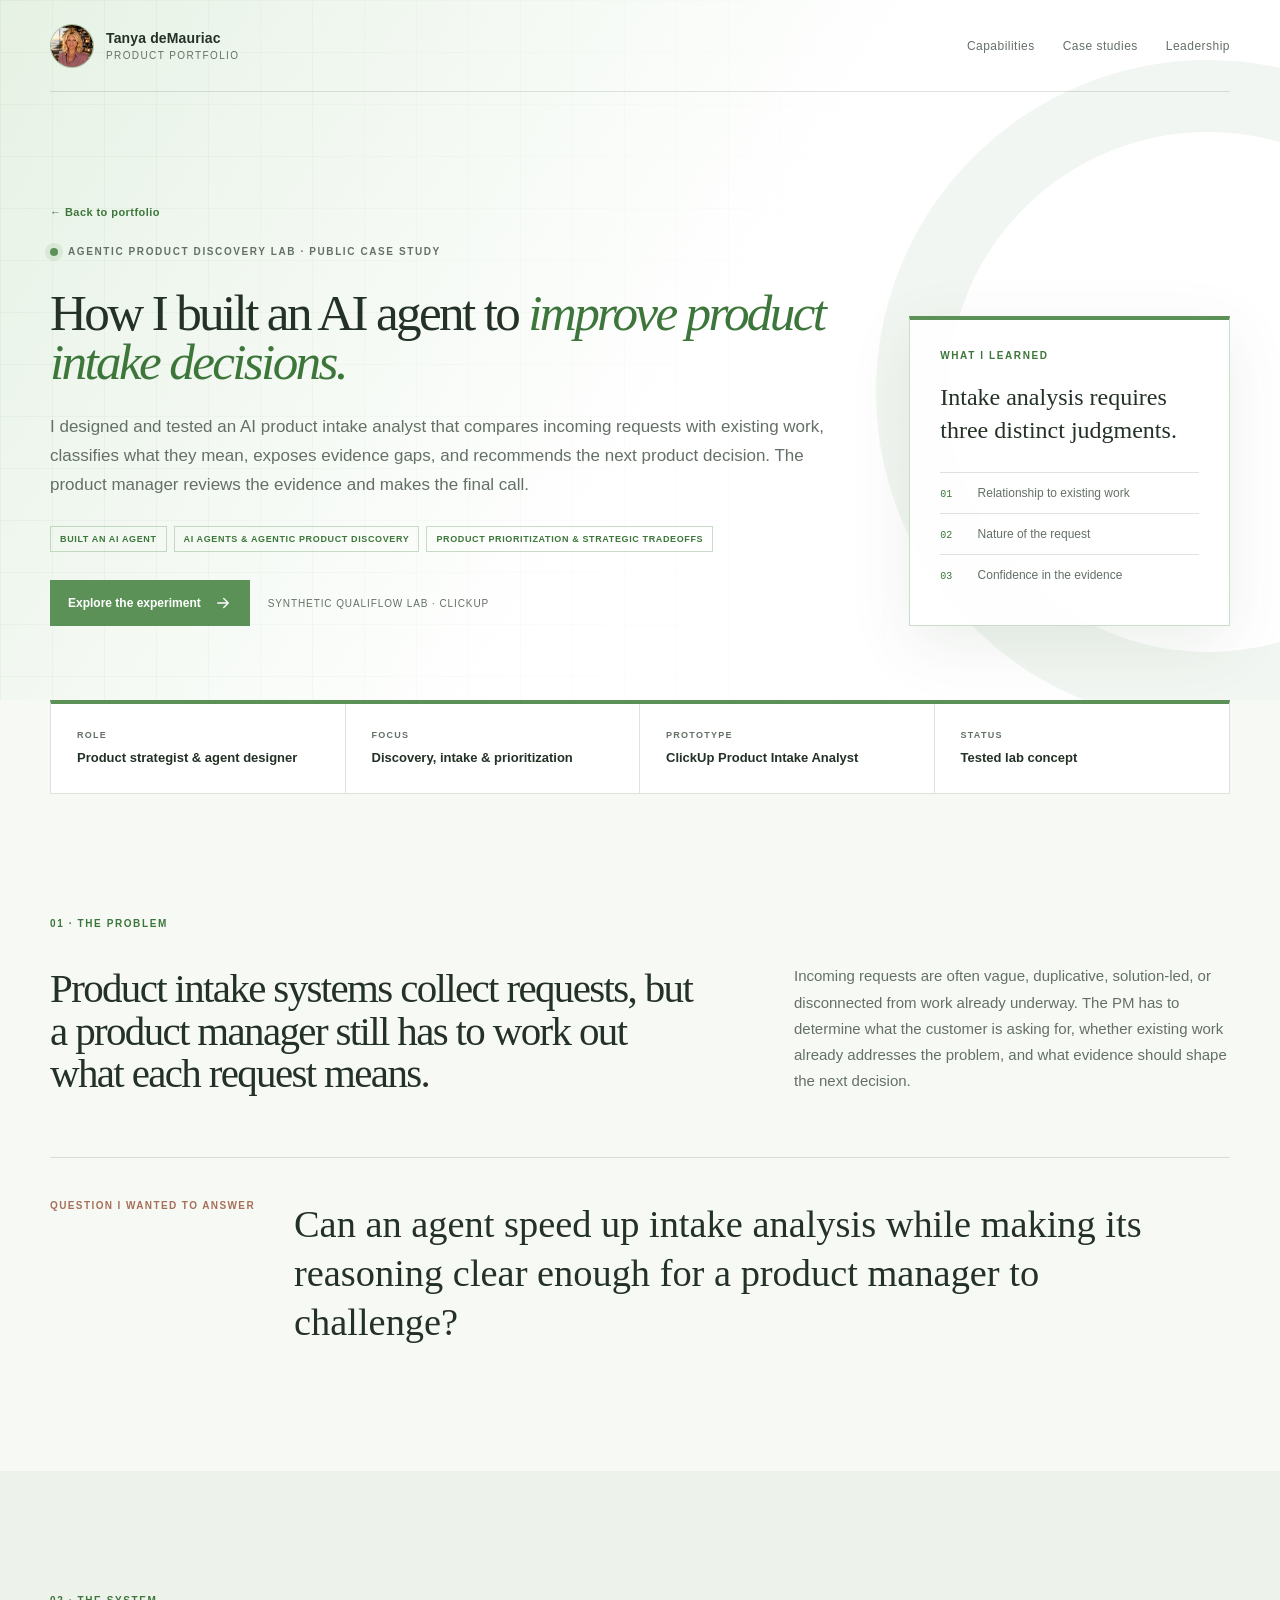
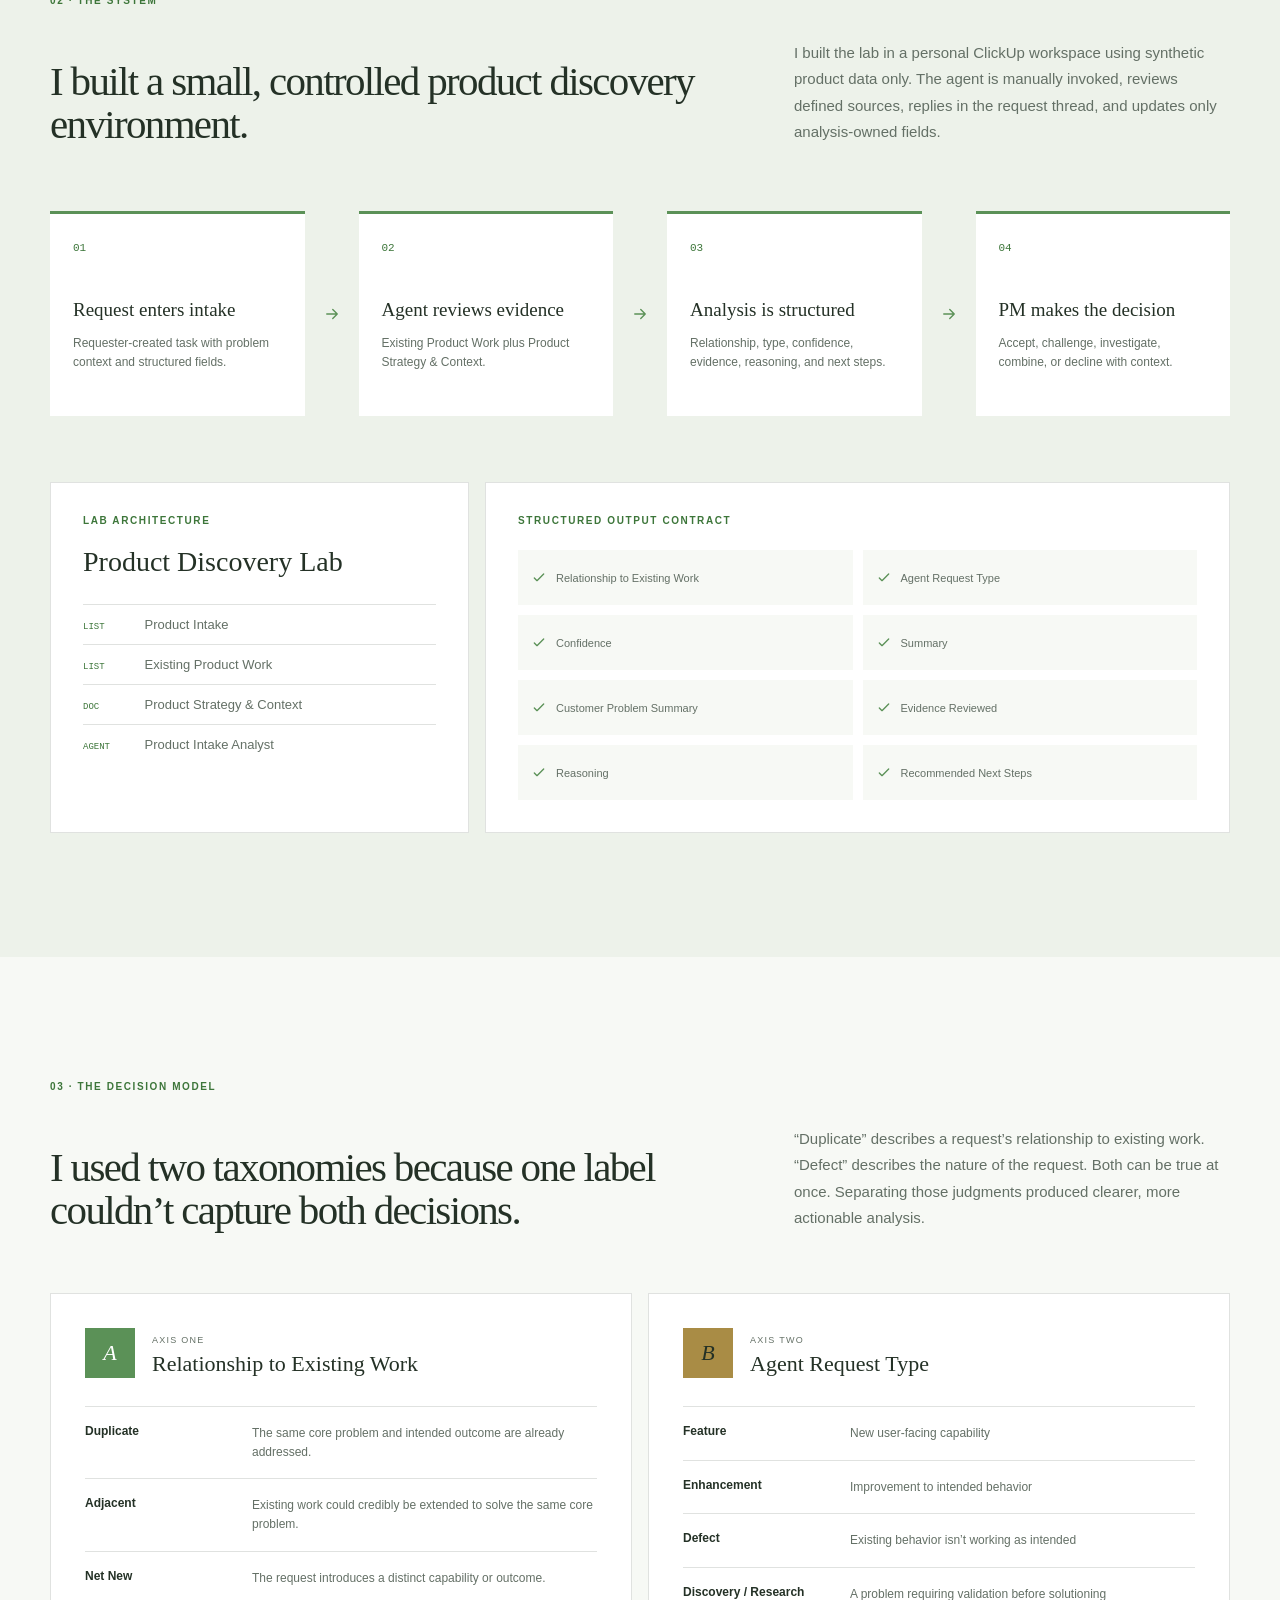
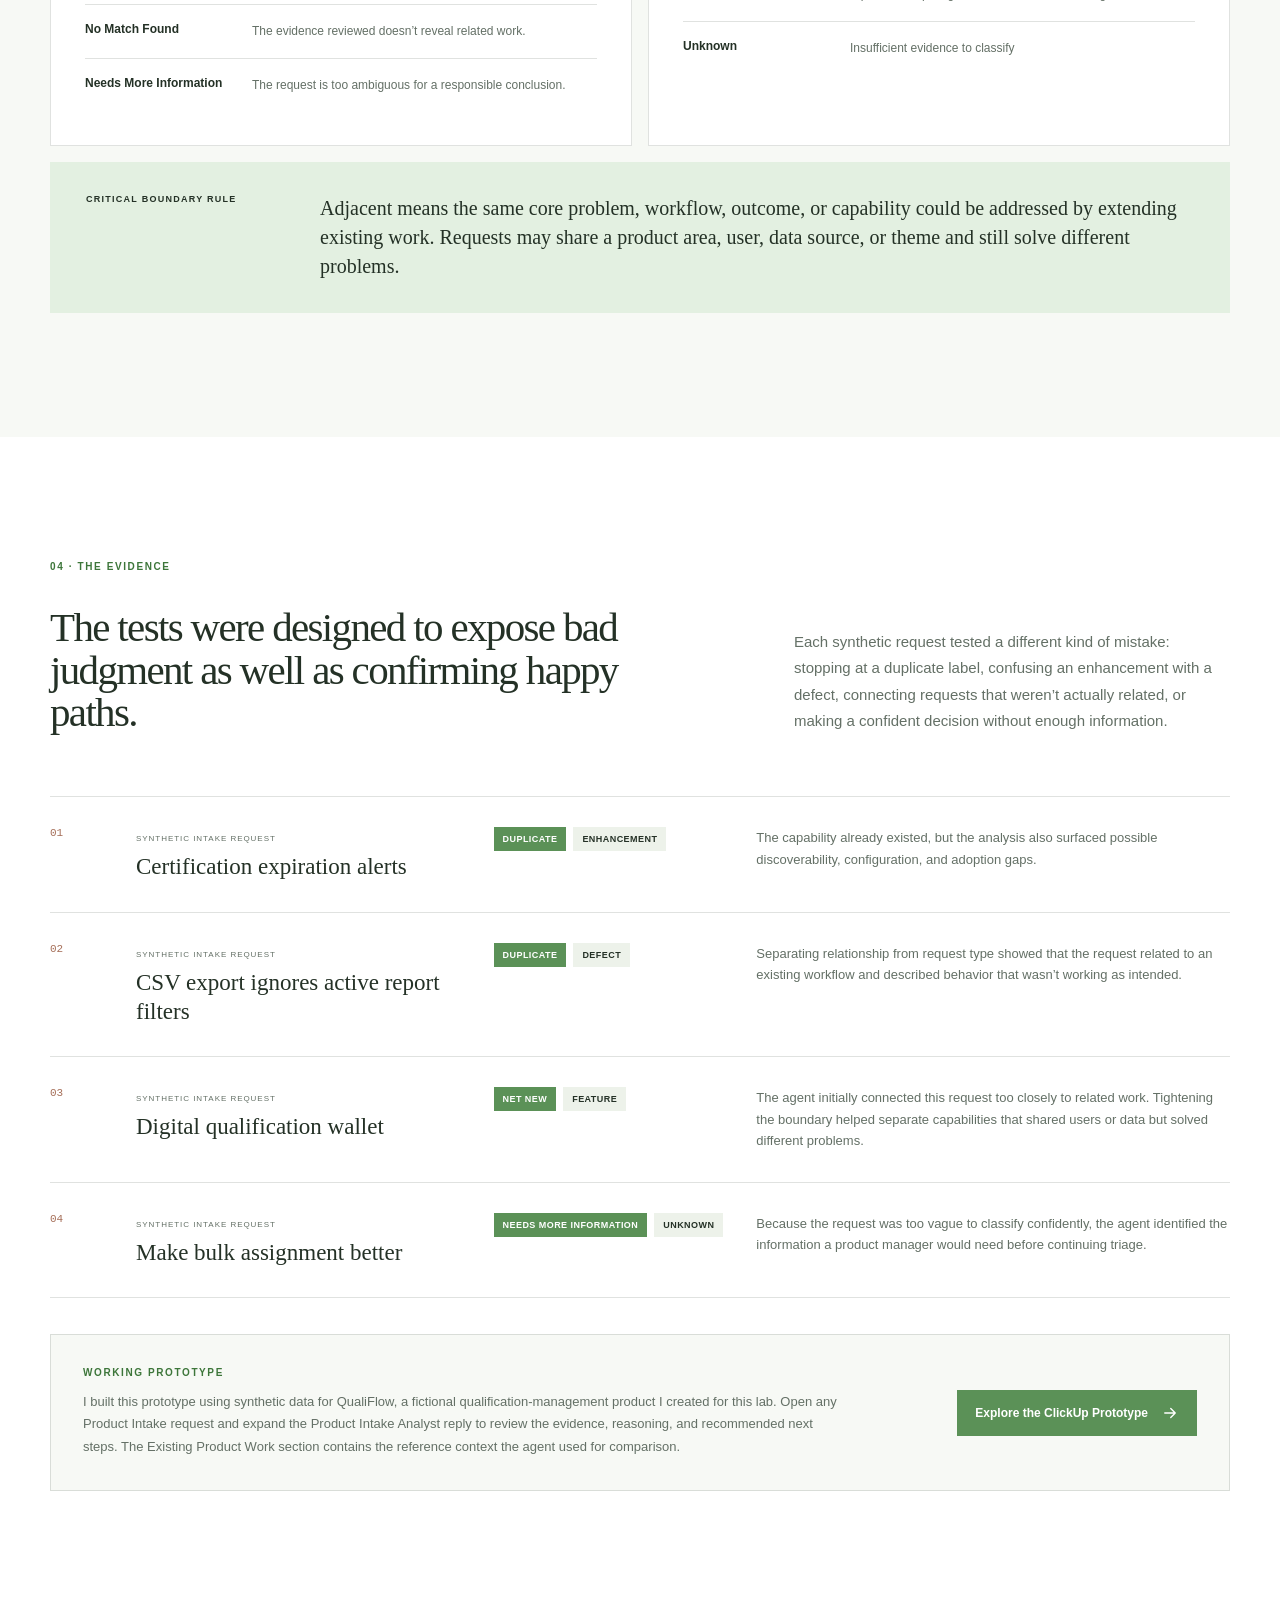
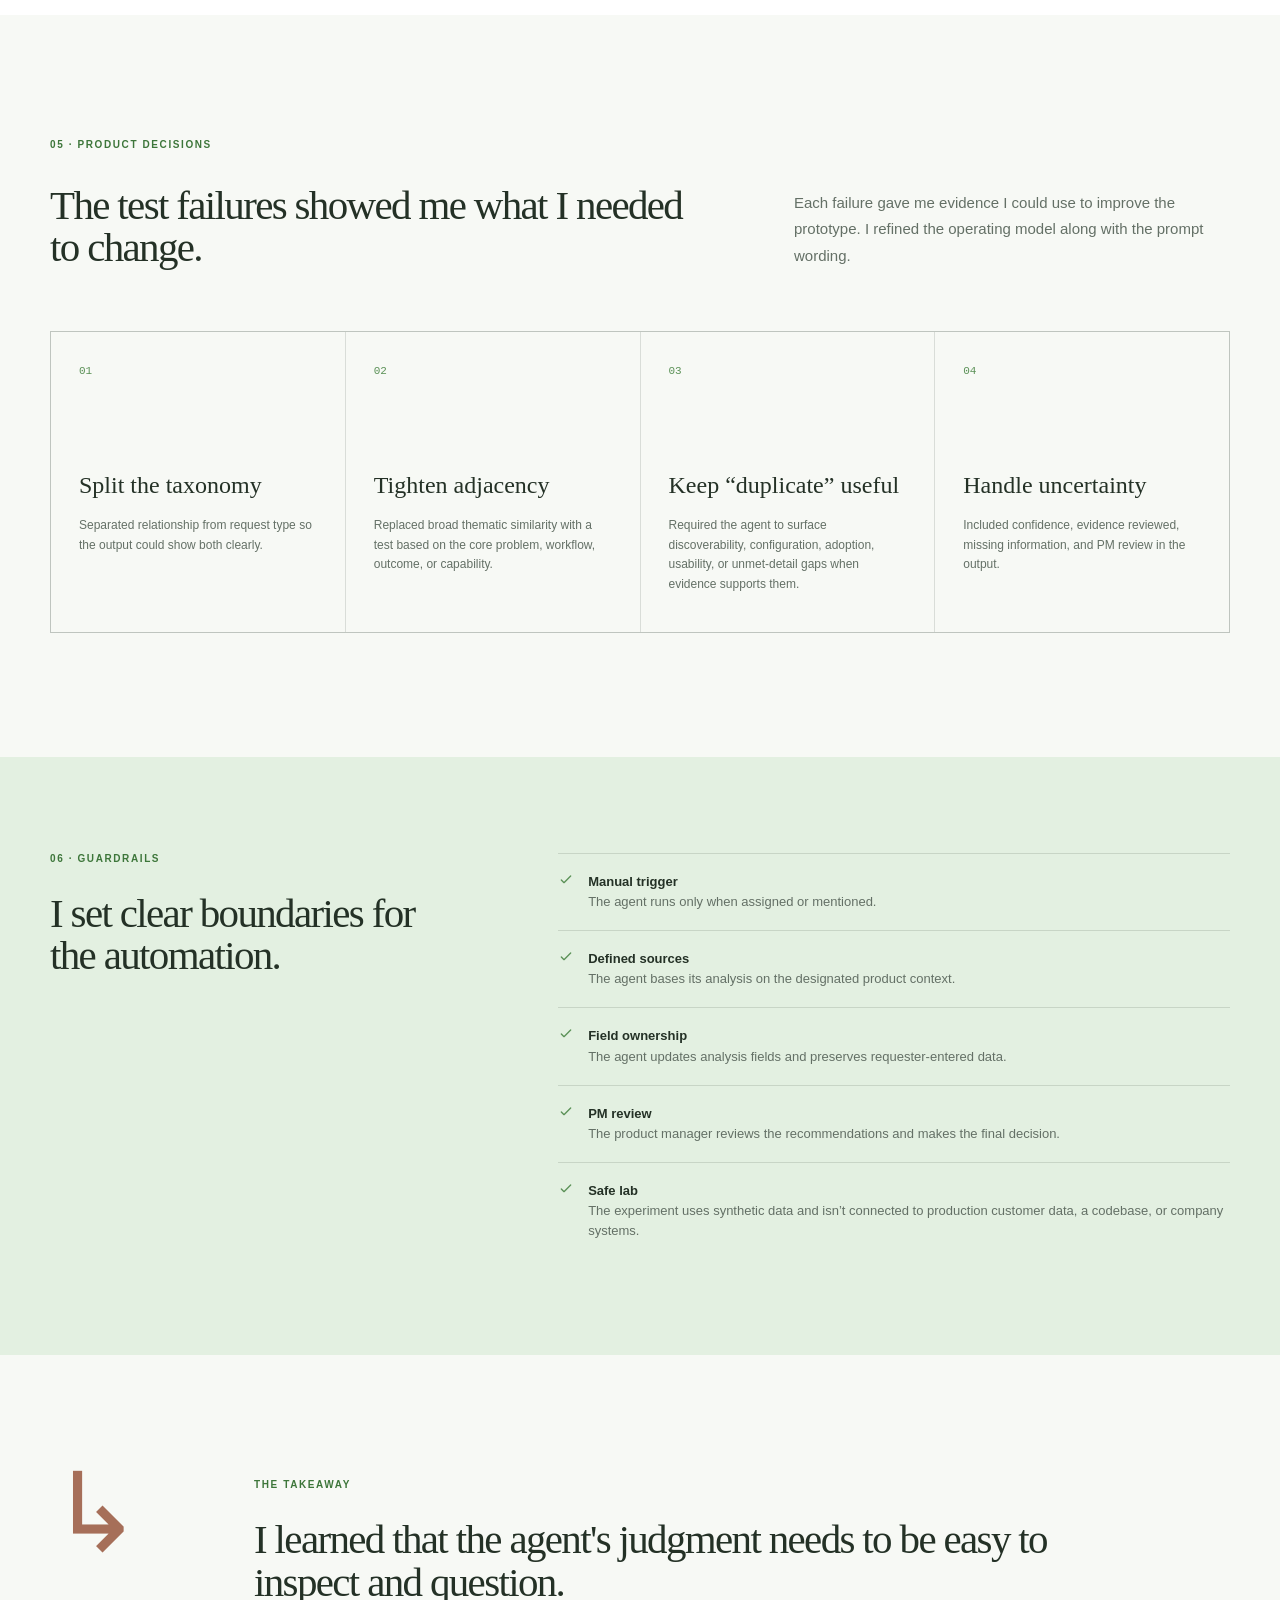
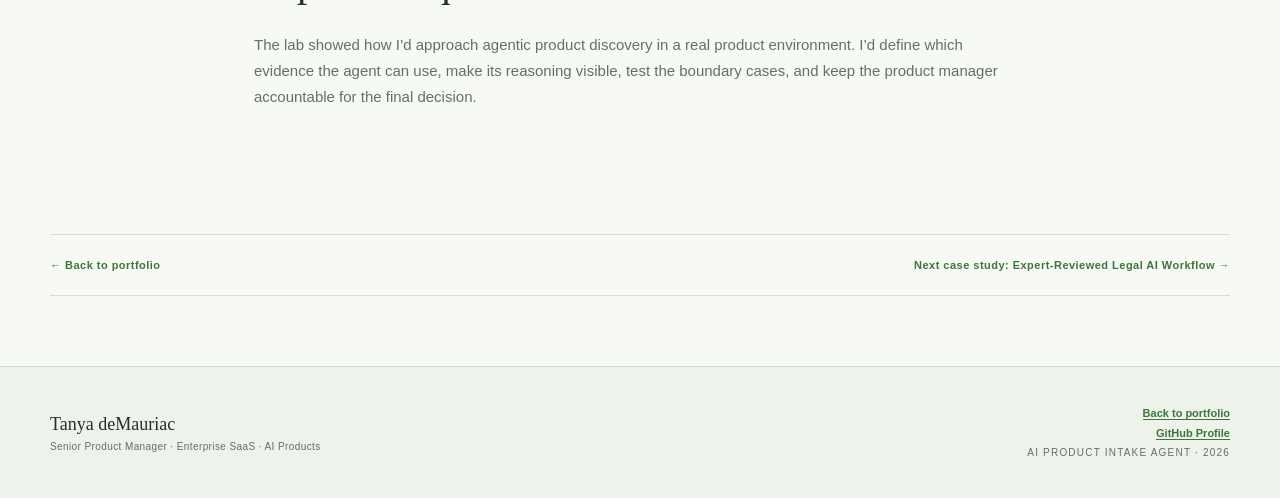
<file: agentic-product-discovery-lab/index.html>
<!doctype html>
<html lang="en">
  <head>
    <meta charset="utf-8" />
    <meta name="viewport" content="width=device-width, initial-scale=1" />
    <link rel="stylesheet" href="../styles.css?v=case-header-portrait-20261013" />
    <title>AI Product Intake Agent | Tanya deMauriac</title>
    <meta
      name="description"
      content="A public case study about the AI product intake agent I designed and tested in ClickUp."
    />
    <link rel="shortcut icon" href="../favicon.svg" />
    <link rel="icon" href="../favicon.svg" />
  
    <!-- Microsoft Clarity analytics -->
    <script type="text/javascript">
      (function(c,l,a,r,i,t,y){
          c[a]=c[a]||function(){(c[a].q=c[a].q||[]).push(arguments)};
          t=l.createElement(r);t.async=1;t.src="https://www.clarity.ms/tag/"+i;
          y=l.getElementsByTagName(r)[0];y.parentNode.insertBefore(t,y);
      })(window, document, "clarity", "script", "ymxdk5bwbi");

      (function () {
        var params = new URLSearchParams(window.location.search);
        var incomingRef = params.get("ref");
        if (incomingRef) {
          sessionStorage.setItem("portfolio_ref", incomingRef);
        }
        var portfolioRef = incomingRef || sessionStorage.getItem("portfolio_ref");
        if (portfolioRef) {
          window.clarity("set", "portfolio_ref", portfolioRef);
        }
      })();
    </script>
  </head>
  <body class="case-page agentic-page">
    <main id="top">
      <header class="site-header">
        <a class="brand" href="../" aria-label="Back to product portfolio"
          ><img
            class="brand-photo"
            src="../TD%20Profile%20Pic-sm.PNG"
            alt="Portrait of Tanya deMauriac"
            width="44"
            height="44"
            decoding="async"
          /><span
            ><strong>Tanya deMauriac</strong
            ><small>Product Portfolio</small></span
          ></a
        >
        <nav aria-label="Portfolio navigation">
          <a href="../#capabilities">Capabilities</a
          ><a href="../#case-studies">Case studies</a
          ><a href="../#leadership">Leadership</a>
        </nav>
      </header>
      <section class="hero">
        <div class="hero-grid" aria-hidden="true"></div>
        <div class="hero-copy">
          <a class="back-link" href="../">← Back to portfolio</a>
          <div class="eyebrow">
            <span class="status-dot"></span> Agentic Product Discovery Lab ·
            Public Case Study
          </div>
          <h1>
            How I built an AI agent to<span>
              improve product intake decisions.</span
            >
          </h1>
          <p class="hero-lede">
            I designed and tested an AI product intake analyst that compares
            incoming requests with existing work, classifies what they mean,
            exposes evidence gaps, and recommends the next product decision. The
            product manager reviews the evidence and makes the final call.
          </p>
          <div
            class="capability-row capability-row-light"
            role="group"
            aria-label="Capabilities demonstrated"
          >
            <span>Built an AI Agent</span
            ><span>AI Agents &amp; Agentic Product Discovery</span
            ><span>Product Prioritization &amp; Strategic Tradeoffs</span>
          </div>
          <div class="hero-actions">
            <a class="primary-action" href="#evidence"
              >Explore the experiment
              <svg viewBox="0 0 24 24" aria-hidden="true" class="arrow-icon">
                <path d="M5 12h14M13 6l6 6-6 6"></path></svg></a
            ><span class="scope-pill">Synthetic QualiFlow lab · ClickUp</span>
          </div>
        </div>
        <aside class="thesis-card" aria-label="Experiment thesis">
          <div class="card-kicker">What I learned</div>
          <p>Intake analysis requires three distinct judgments.</p>
          <ol>
            <li><span>01</span> Relationship to existing work</li>
            <li><span>02</span> Nature of the request</li>
            <li><span>03</span> Confidence in the evidence</li>
          </ol>
        </aside>
      </section>
      <section class="overview section-shell" aria-label="Case study overview">
        <div class="overview-item">
          <span>Role</span
          ><strong>Product strategist &amp; agent designer</strong>
        </div>
        <div class="overview-item">
          <span>Focus</span
          ><strong>Discovery, intake &amp; prioritization</strong>
        </div>
        <div class="overview-item">
          <span>Prototype</span><strong>ClickUp Product Intake Analyst</strong>
        </div>
        <div class="overview-item">
          <span>Status</span><strong>Tested lab concept</strong>
        </div>
      </section>
      <section class="problem section-shell">
        <div class="section-label">01 · The problem</div>
        <div class="section-heading">
          <h2>
            Product intake systems collect requests, but a product manager still
            has to work out what each request means.
          </h2>
          <p>
            Incoming requests are often vague, duplicative, solution-led, or
            disconnected from work already underway. The PM has to determine
            what the customer is asking for, whether existing work already
            addresses the problem, and what evidence should shape the next
            decision.
          </p>
        </div>
        <div class="problem-statement">
          <span>Question I wanted to answer</span>
          <blockquote>
            Can an agent speed up intake analysis while making its reasoning
            clear enough for a product manager to challenge?
          </blockquote>
        </div>
      </section>
      <section class="system-section" id="system">
        <div class="section-shell">
          <div class="section-label light">02 · The system</div>
          <div class="section-heading light-copy">
            <h2>I built a small, controlled product discovery environment.</h2>
            <p>
              I built the lab in a personal ClickUp workspace using synthetic
              product data only. The agent is manually invoked, reviews defined
              sources, replies in the request thread, and updates only
              analysis-owned fields.
            </p>
          </div>
          <div
            class="flow"
            role="group"
            aria-label="Product intake analyst workflow"
          >
            <article>
              <span>01</span>
              <h3>Request enters intake</h3>
              <p>
                Requester-created task with problem context and structured
                fields.
              </p>
            </article>
            <svg viewBox="0 0 24 24" aria-hidden="true" class="arrow-icon">
              <path d="M5 12h14M13 6l6 6-6 6"></path>
            </svg>
            <article>
              <span>02</span>
              <h3>Agent reviews evidence</h3>
              <p>Existing Product Work plus Product Strategy &amp; Context.</p>
            </article>
            <svg viewBox="0 0 24 24" aria-hidden="true" class="arrow-icon">
              <path d="M5 12h14M13 6l6 6-6 6"></path>
            </svg>
            <article>
              <span>03</span>
              <h3>Analysis is structured</h3>
              <p>
                Relationship, type, confidence, evidence, reasoning, and next
                steps.
              </p>
            </article>
            <svg viewBox="0 0 24 24" aria-hidden="true" class="arrow-icon">
              <path d="M5 12h14M13 6l6 6-6 6"></path>
            </svg>
            <article>
              <span>04</span>
              <h3>PM makes the decision</h3>
              <p>
                Accept, challenge, investigate, combine, or decline with
                context.
              </p>
            </article>
          </div>
          <div class="system-details">
            <article class="source-map">
              <div class="card-kicker">Lab architecture</div>
              <h3>Product Discovery Lab</h3>
              <ul>
                <li><span>List</span> Product Intake</li>
                <li><span>List</span> Existing Product Work</li>
                <li><span>Doc</span> Product Strategy &amp; Context</li>
                <li><span>Agent</span> Product Intake Analyst</li>
              </ul>
            </article>
            <article class="output-contract">
              <div class="card-kicker">Structured output contract</div>
              <div class="field-grid">
                <span
                  ><svg
                    viewBox="0 0 24 24"
                    aria-hidden="true"
                    class="check-icon"
                  >
                    <path d="m5 12 4 4L19 6"></path>
                  </svg>
                  Relationship to Existing Work</span
                ><span
                  ><svg
                    viewBox="0 0 24 24"
                    aria-hidden="true"
                    class="check-icon"
                  >
                    <path d="m5 12 4 4L19 6"></path>
                  </svg>
                  Agent Request Type</span
                ><span
                  ><svg
                    viewBox="0 0 24 24"
                    aria-hidden="true"
                    class="check-icon"
                  >
                    <path d="m5 12 4 4L19 6"></path>
                  </svg>
                  Confidence</span
                ><span
                  ><svg
                    viewBox="0 0 24 24"
                    aria-hidden="true"
                    class="check-icon"
                  >
                    <path d="m5 12 4 4L19 6"></path>
                  </svg>
                  Summary</span
                ><span
                  ><svg
                    viewBox="0 0 24 24"
                    aria-hidden="true"
                    class="check-icon"
                  >
                    <path d="m5 12 4 4L19 6"></path>
                  </svg>
                  Customer Problem Summary</span
                ><span
                  ><svg
                    viewBox="0 0 24 24"
                    aria-hidden="true"
                    class="check-icon"
                  >
                    <path d="m5 12 4 4L19 6"></path>
                  </svg>
                  Evidence Reviewed</span
                ><span
                  ><svg
                    viewBox="0 0 24 24"
                    aria-hidden="true"
                    class="check-icon"
                  >
                    <path d="m5 12 4 4L19 6"></path>
                  </svg>
                  Reasoning</span
                ><span
                  ><svg
                    viewBox="0 0 24 24"
                    aria-hidden="true"
                    class="check-icon"
                  >
                    <path d="m5 12 4 4L19 6"></path>
                  </svg>
                  Recommended Next Steps</span
                >
              </div>
            </article>
          </div>
        </div>
      </section>
      <section class="taxonomy section-shell">
        <div class="section-label">03 · The decision model</div>
        <div class="section-heading">
          <h2>
            I used two taxonomies because one label couldn’t capture both
            decisions.
          </h2>
          <p>
            “Duplicate” describes a request’s relationship to existing work.
            “Defect” describes the nature of the request. Both can be true at
            once. Separating those judgments produced clearer, more actionable
            analysis.
          </p>
        </div>
        <div class="taxonomy-grid">
          <article>
            <div class="taxonomy-title">
              <span>A</span>
              <div>
                <small>Axis one</small>
                <h3>Relationship to Existing Work</h3>
              </div>
            </div>
            <div class="taxonomy-list">
              <div>
                <strong>Duplicate</strong>
                <p>
                  The same core problem and intended outcome are already
                  addressed.
                </p>
              </div>
              <div>
                <strong>Adjacent</strong>
                <p>
                  Existing work could credibly be extended to solve the same
                  core problem.
                </p>
              </div>
              <div>
                <strong>Net New</strong>
                <p>The request introduces a distinct capability or outcome.</p>
              </div>
              <div>
                <strong>No Match Found</strong>
                <p>The evidence reviewed doesn’t reveal related work.</p>
              </div>
              <div>
                <strong>Needs More Information</strong>
                <p>
                  The request is too ambiguous for a responsible conclusion.
                </p>
              </div>
            </div>
          </article>
          <article>
            <div class="taxonomy-title accent-title">
              <span>B</span>
              <div>
                <small>Axis two</small>
                <h3>Agent Request Type</h3>
              </div>
            </div>
            <div class="taxonomy-list">
              <div>
                <strong>Feature</strong>
                <p>New user-facing capability</p>
              </div>
              <div>
                <strong>Enhancement</strong>
                <p>Improvement to intended behavior</p>
              </div>
              <div>
                <strong>Defect</strong>
                <p>Existing behavior isn’t working as intended</p>
              </div>
              <div>
                <strong>Discovery / Research</strong>
                <p>A problem requiring validation before solutioning</p>
              </div>
              <div>
                <strong>Unknown</strong>
                <p>Insufficient evidence to classify</p>
              </div>
            </div>
          </article>
        </div>
        <div class="boundary-rule">
          <span>Critical boundary rule</span>
          <p>
            Adjacent means the same core problem, workflow, outcome, or
            capability could be addressed by extending existing work. Requests
            may share a product area, user, data source, or theme and still
            solve different problems.
          </p>
        </div>
      </section>
      <section class="evidence-section" id="evidence">
        <div class="section-shell">
          <div class="section-label">04 · The evidence</div>
          <div class="section-heading">
            <h2>
              The tests were designed to expose bad judgment as well as
              confirming happy paths.
            </h2>
            <p>
              Each synthetic request tested a different kind of mistake:
              stopping at a duplicate label, confusing an enhancement with a
              defect, connecting requests that weren’t actually related, or
              making a confident decision without enough information.
            </p>
          </div>
          <div class="test-list">
            <article>
              <span class="test-number">01</span>
              <div class="test-request">
                <small>Synthetic intake request</small>
                <h3>Certification expiration alerts</h3>
              </div>
              <div class="test-classification">
                <span>Duplicate</span><span>Enhancement</span>
              </div>
              <p>
                The capability already existed, but the analysis also surfaced
                possible discoverability, configuration, and adoption gaps.
              </p>
            </article>
            <article>
              <span class="test-number">02</span>
              <div class="test-request">
                <small>Synthetic intake request</small>
                <h3>CSV export ignores active report filters</h3>
              </div>
              <div class="test-classification">
                <span>Duplicate</span><span>Defect</span>
              </div>
              <p>
                Separating relationship from request type showed that the
                request related to an existing workflow and described behavior
                that wasn’t working as intended.
              </p>
            </article>
            <article>
              <span class="test-number">03</span>
              <div class="test-request">
                <small>Synthetic intake request</small>
                <h3>Digital qualification wallet</h3>
              </div>
              <div class="test-classification">
                <span>Net New</span><span>Feature</span>
              </div>
              <p>
                The agent initially connected this request too closely to
                related work. Tightening the boundary helped separate
                capabilities that shared users or data but solved different
                problems.
              </p>
            </article>
            <article>
              <span class="test-number">04</span>
              <div class="test-request">
                <small>Synthetic intake request</small>
                <h3>Make bulk assignment better</h3>
              </div>
              <div class="test-classification">
                <span>Needs More Information</span><span>Unknown</span>
              </div>
              <p>
                Because the request was too vague to classify confidently, the
                agent identified the information a product manager would need
                before continuing triage.
              </p>
            </article>
          </div>
          <div class="prototype-cta">
            <div>
              <div class="card-kicker">Working prototype</div>
              <p>
                I built this prototype using synthetic data for QualiFlow, a
                fictional qualification-management product I created for this
                lab. Open any Product Intake request and expand the Product
                Intake Analyst reply to review the evidence, reasoning, and
                recommended next steps. The Existing Product Work section
                contains the reference context the agent used for comparison.
              </p>
            </div>
            <a
              class="primary-action"
              href="https://sharing.clickup.com/90141566450/l/h/2kydp9fj-554/43b5e80b1f60bf6"
              target="_blank"
              rel="noopener noreferrer"
              >Explore the ClickUp Prototype
              <svg viewBox="0 0 24 24" aria-hidden="true" class="arrow-icon">
                <path d="M5 12h14M13 6l6 6-6 6"></path></svg
            ></a>
          </div>
        </div>
      </section>
      <section class="decisions section-shell" id="decisions">
        <div class="section-label">05 · Product decisions</div>
        <div class="section-heading">
          <h2>The test failures showed me what I needed to change.</h2>
          <p>
            Each failure gave me evidence I could use to improve the prototype.
            I refined the operating model along with the prompt wording.
          </p>
        </div>
        <div class="decision-grid">
          <article>
            <span>01</span>
            <h3>Split the taxonomy</h3>
            <p>
              Separated relationship from request type so the output could show
              both clearly.
            </p>
          </article>
          <article>
            <span>02</span>
            <h3>Tighten adjacency</h3>
            <p>
              Replaced broad thematic similarity with a test based on the core
              problem, workflow, outcome, or capability.
            </p>
          </article>
          <article>
            <span>03</span>
            <h3>Keep “duplicate” useful</h3>
            <p>
              Required the agent to surface discoverability, configuration,
              adoption, usability, or unmet-detail gaps when evidence supports
              them.
            </p>
          </article>
          <article>
            <span>04</span>
            <h3>Handle uncertainty</h3>
            <p>
              Included confidence, evidence reviewed, missing information, and
              PM review in the output.
            </p>
          </article>
        </div>
      </section>
      <section class="guardrails">
        <div class="section-shell guardrail-grid">
          <div>
            <div class="section-label light">06 · Guardrails</div>
            <h2>I set clear boundaries for the automation.</h2>
          </div>
          <ul>
            <li>
              <svg viewBox="0 0 24 24" aria-hidden="true" class="check-icon">
                <path d="m5 12 4 4L19 6"></path></svg
              ><span
                ><strong>Manual trigger</strong> The agent runs only when
                assigned or mentioned.</span
              >
            </li>
            <li>
              <svg viewBox="0 0 24 24" aria-hidden="true" class="check-icon">
                <path d="m5 12 4 4L19 6"></path></svg
              ><span
                ><strong>Defined sources</strong> The agent bases its analysis
                on the designated product context.</span
              >
            </li>
            <li>
              <svg viewBox="0 0 24 24" aria-hidden="true" class="check-icon">
                <path d="m5 12 4 4L19 6"></path></svg
              ><span
                ><strong>Field ownership</strong> The agent updates analysis
                fields and preserves requester-entered data.</span
              >
            </li>
            <li>
              <svg viewBox="0 0 24 24" aria-hidden="true" class="check-icon">
                <path d="m5 12 4 4L19 6"></path></svg
              ><span
                ><strong>PM review</strong> The product manager reviews the
                recommendations and makes the final decision.</span
              >
            </li>
            <li>
              <svg viewBox="0 0 24 24" aria-hidden="true" class="check-icon">
                <path d="m5 12 4 4L19 6"></path></svg
              ><span
                ><strong>Safe lab</strong> The experiment uses synthetic data
                and isn’t connected to production customer data, a codebase, or
                company systems.</span
              >
            </li>
          </ul>
        </div>
      </section>
      <section class="takeaway section-shell">
        <div class="takeaway-mark">↳</div>
        <div>
          <div class="section-label">The takeaway</div>
          <h2>
            I learned that the agent's judgment needs to be easy to inspect and
            question.
          </h2>
          <p>
            The lab showed how I’d approach agentic product discovery in a real
            product environment. I’d define which evidence the agent can use,
            make its reasoning visible, test the boundary cases, and keep the
            product manager accountable for the final decision.
          </p>
        </div>
      </section>
      <nav class="case-end-nav" aria-label="Case study navigation">
        <a href="../">← Back to portfolio</a>
        <a href="../expert-reviewed-legal-ai/"
          >Next case study: Expert-Reviewed Legal AI Workflow →</a
        >
      </nav>
      <footer>
        <div>
          <strong>Tanya deMauriac</strong
          ><span>Senior Product Manager · Enterprise SaaS · AI Products</span>
        </div>
        <div class="footer-meta">
          <a href="../">Back to portfolio</a
          ><a
            href="https://github.com/tanyademauriac-PM"
            target="_blank"
            rel="noopener noreferrer"
            >GitHub Profile</a
          ><span>AI Product Intake Agent · 2026</span>
        </div>
      </footer>
    </main>
  </body>
</html>
</file>
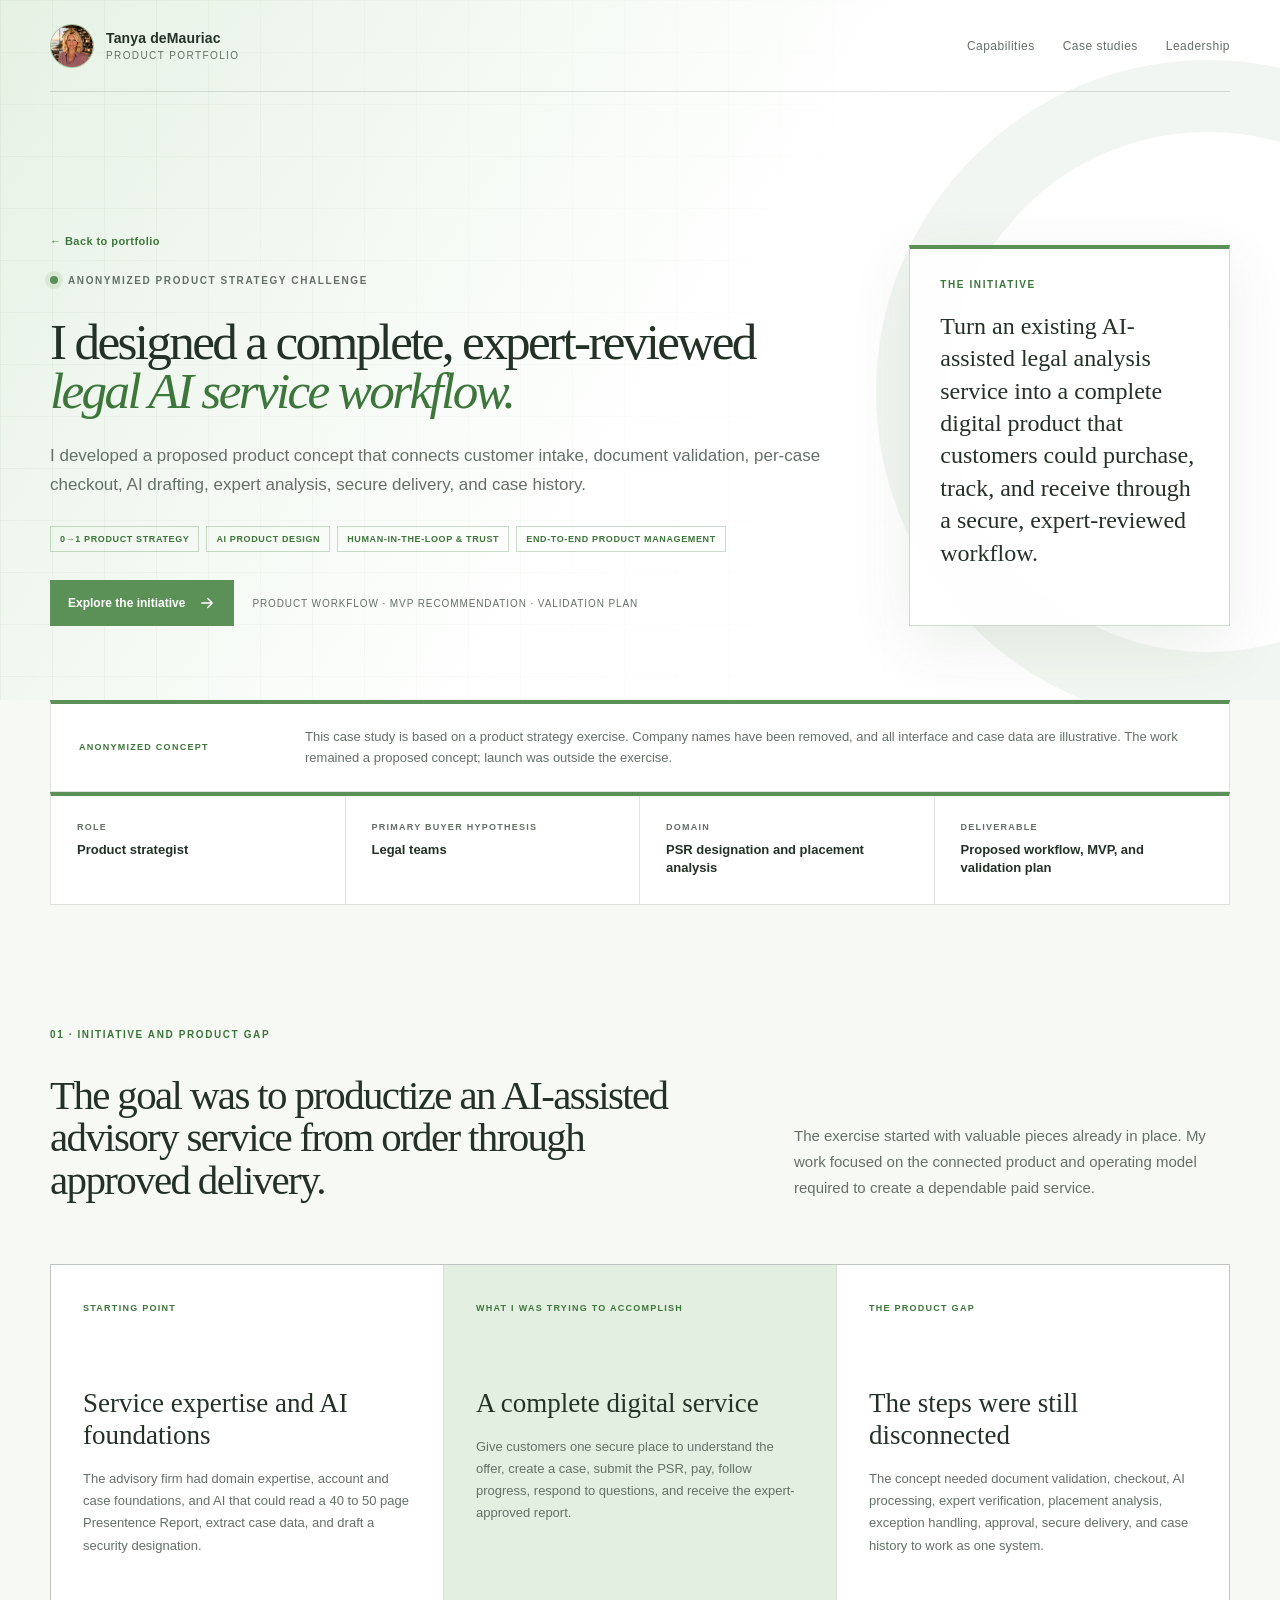
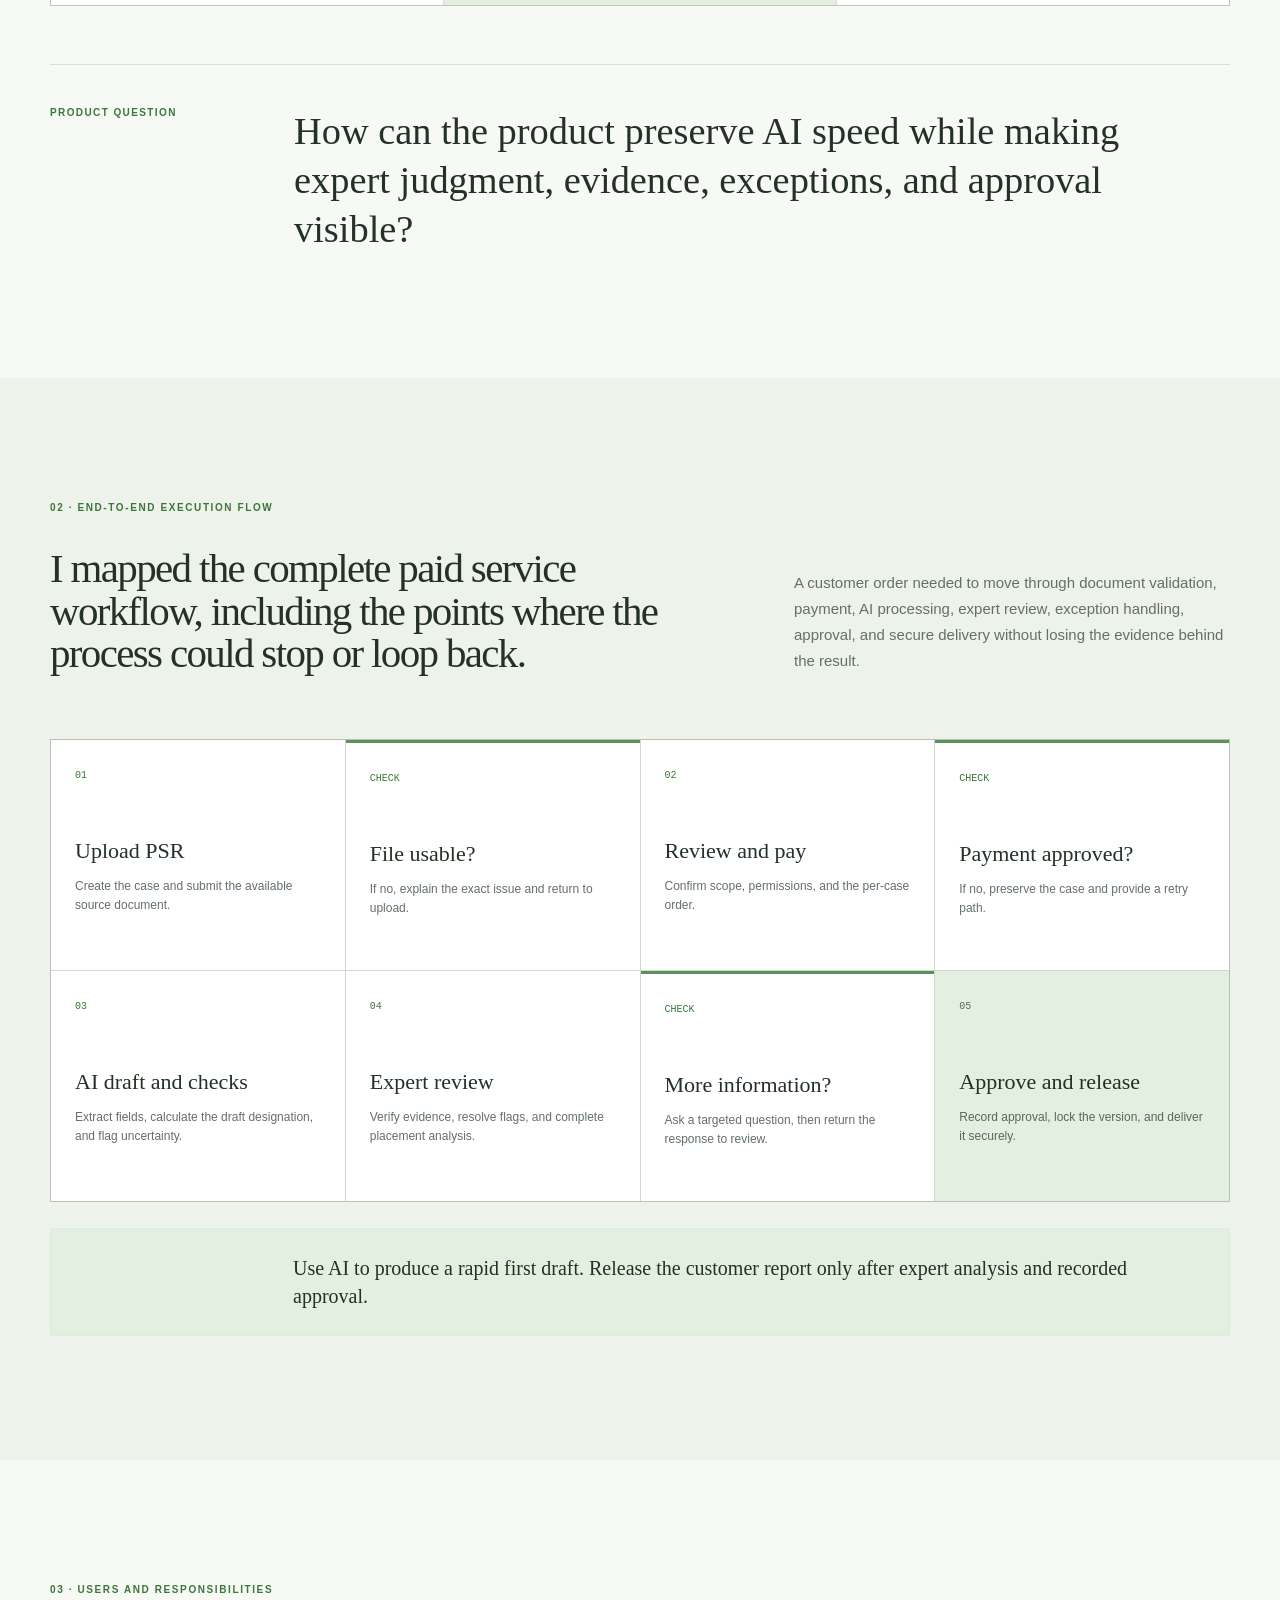
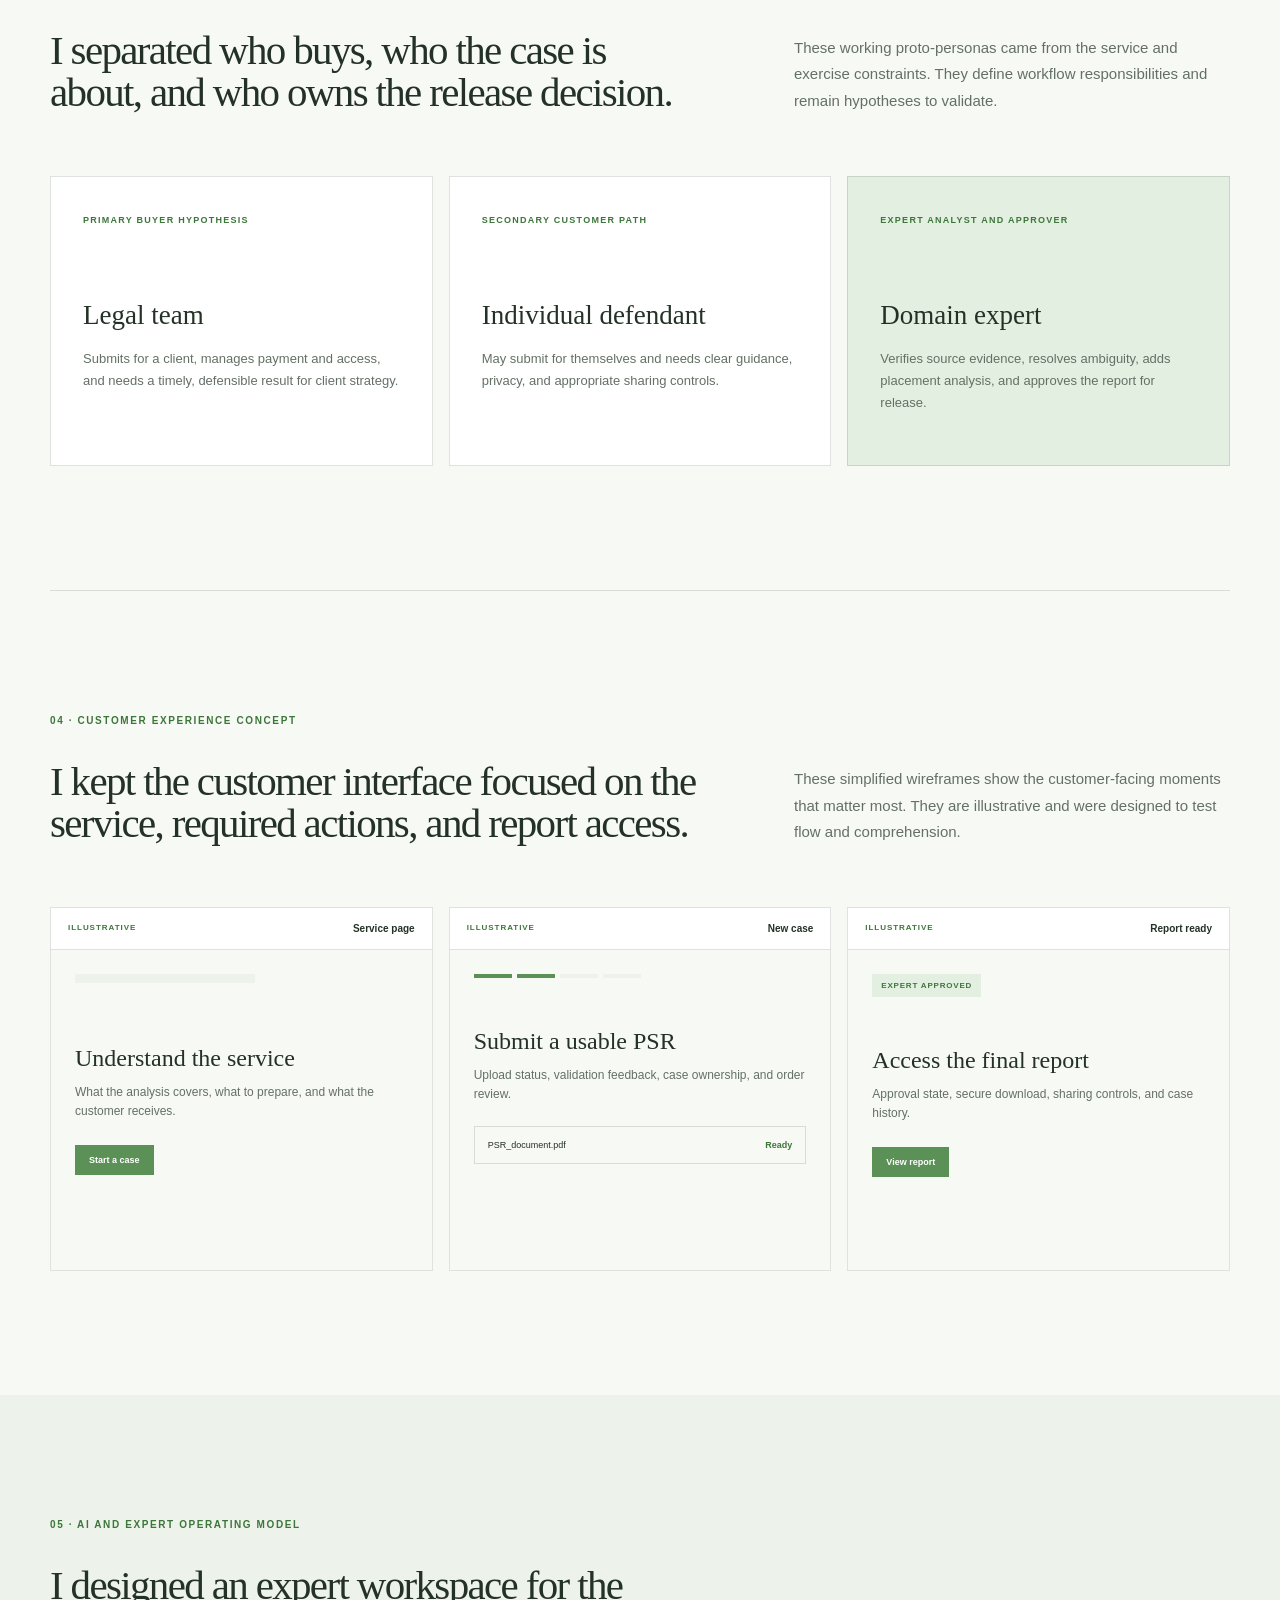
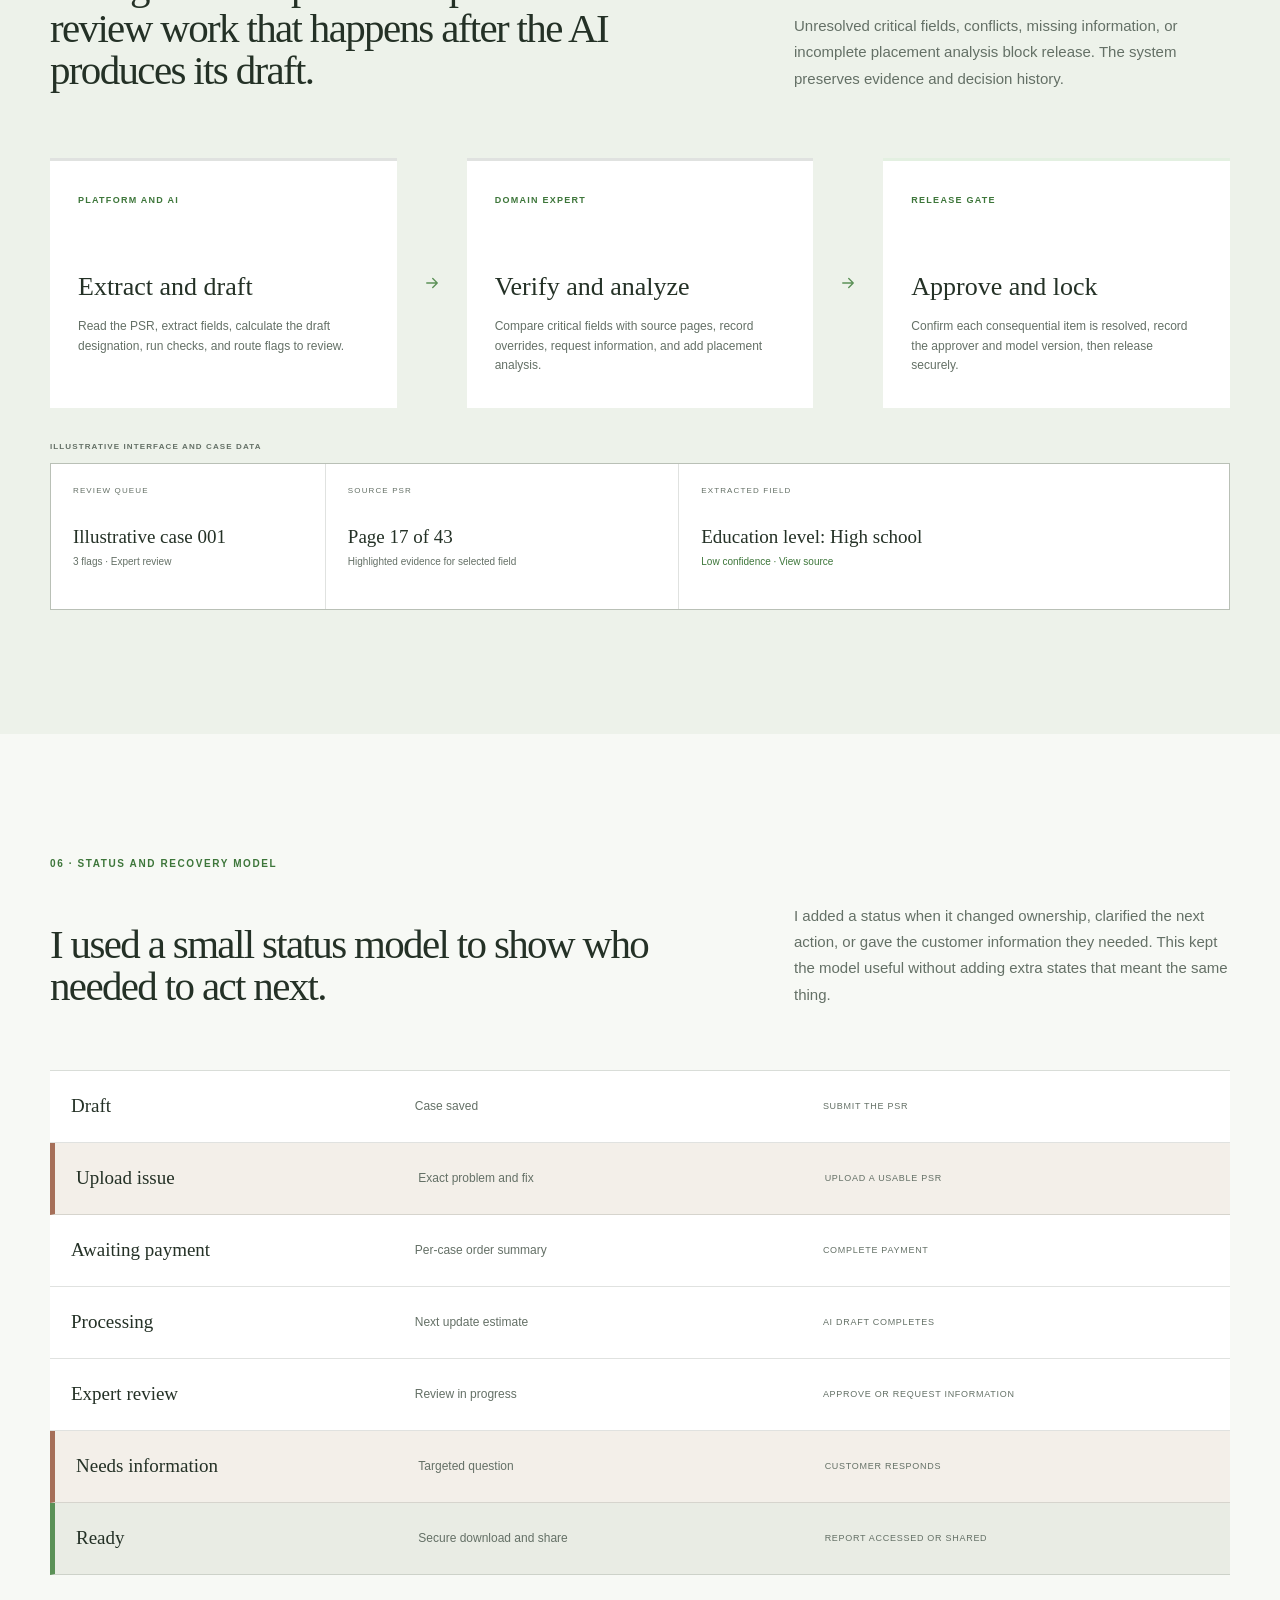
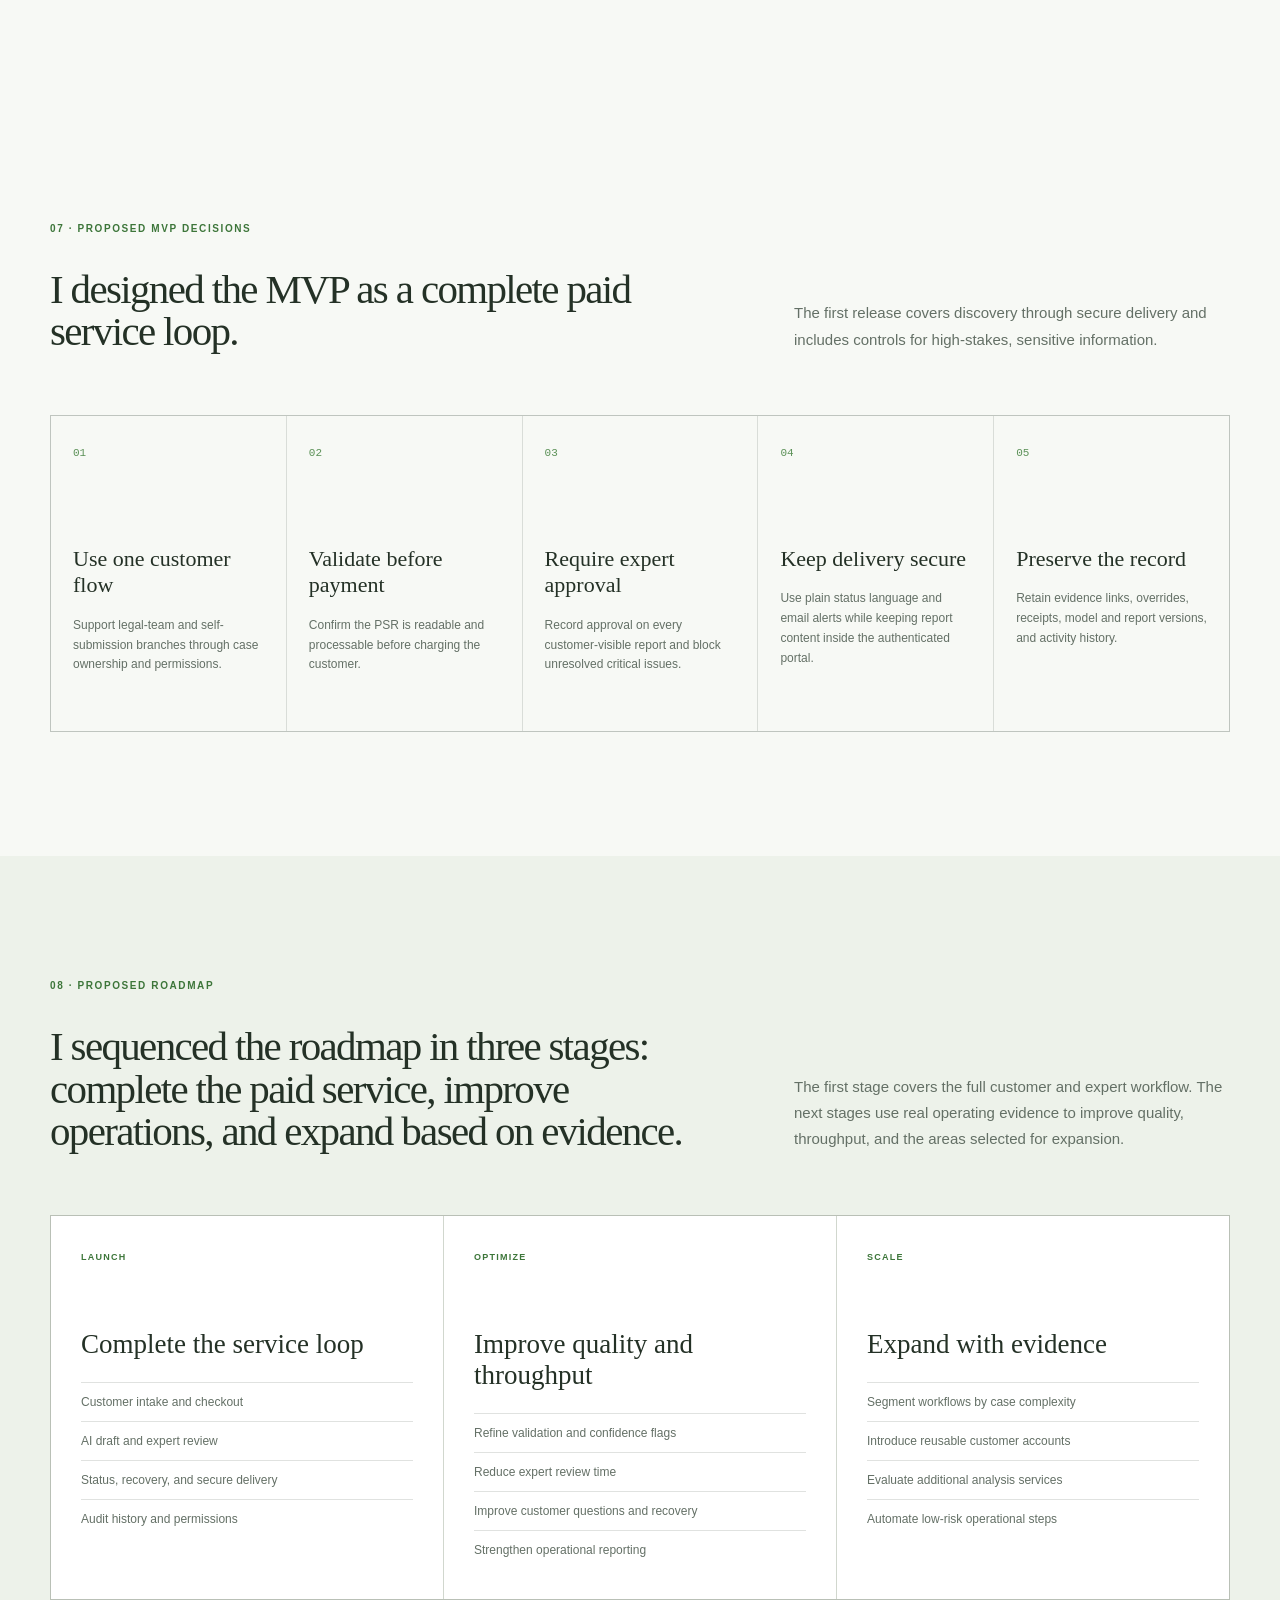
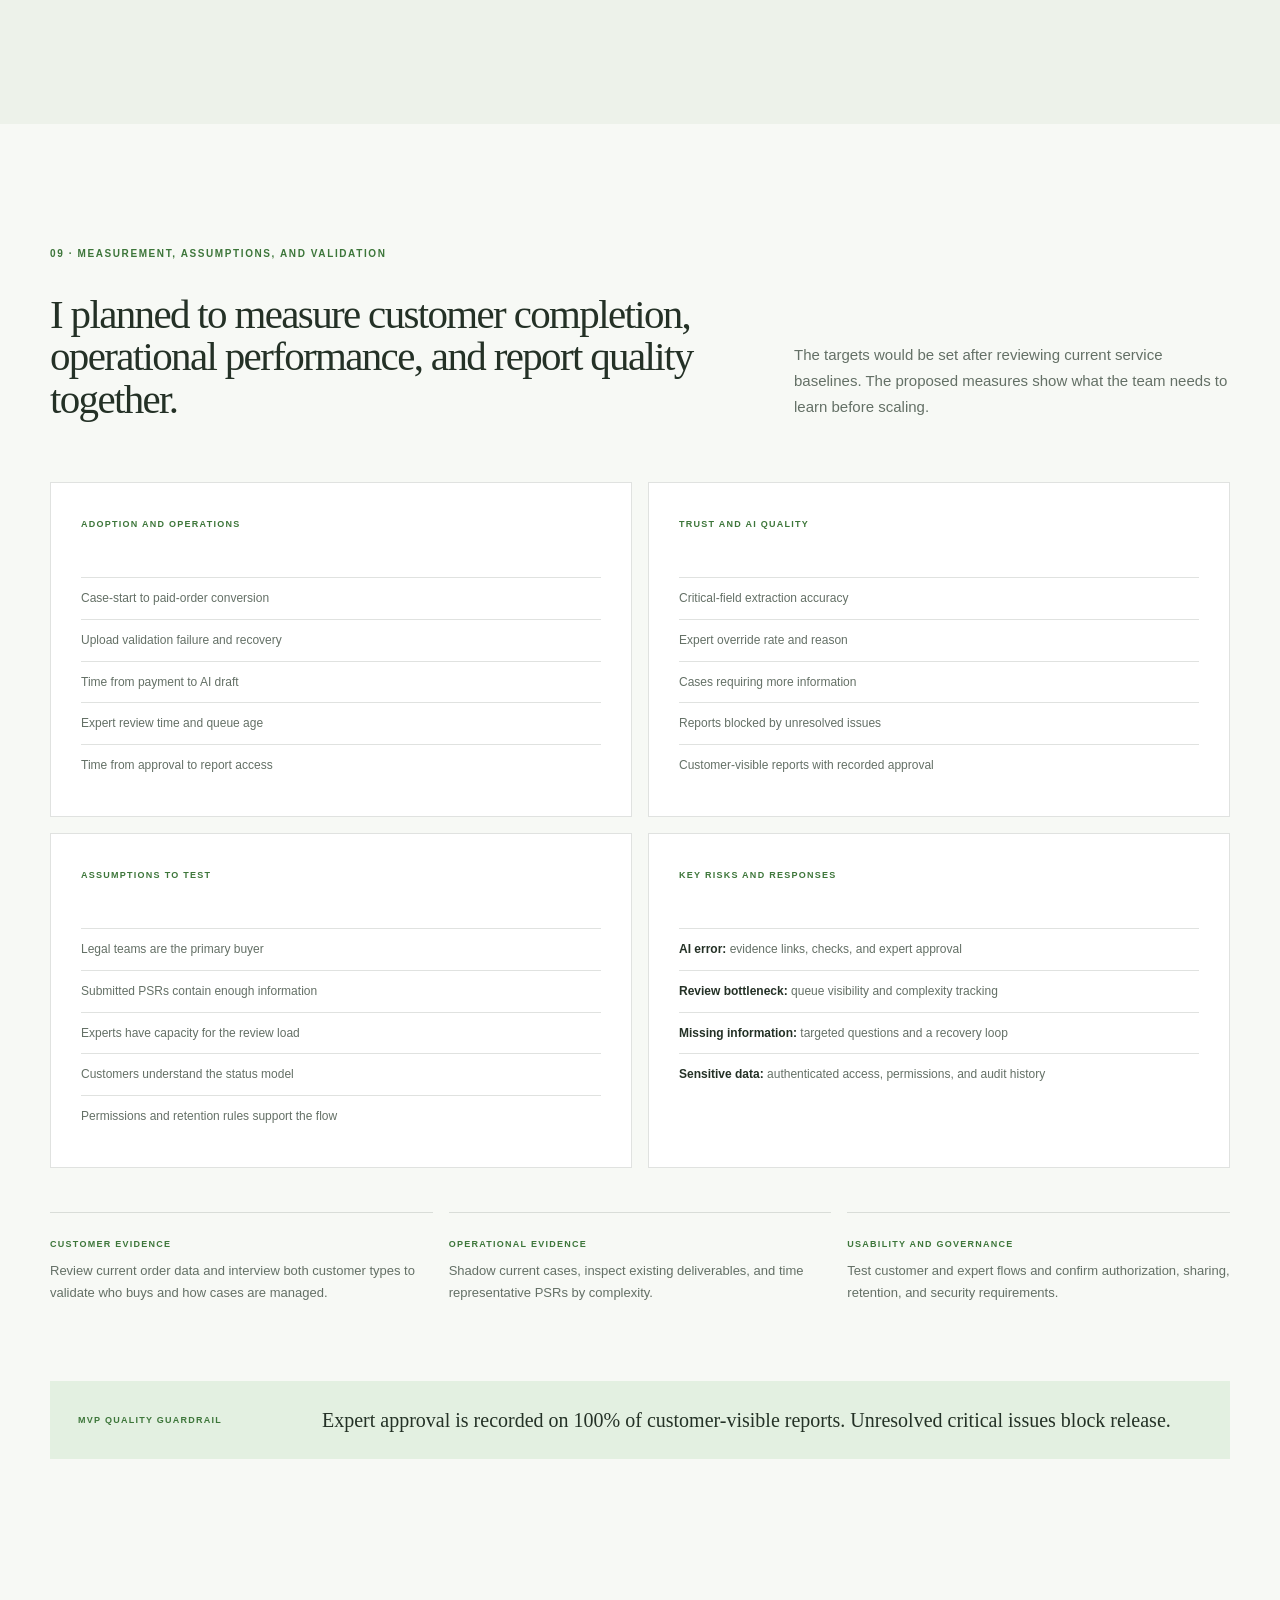
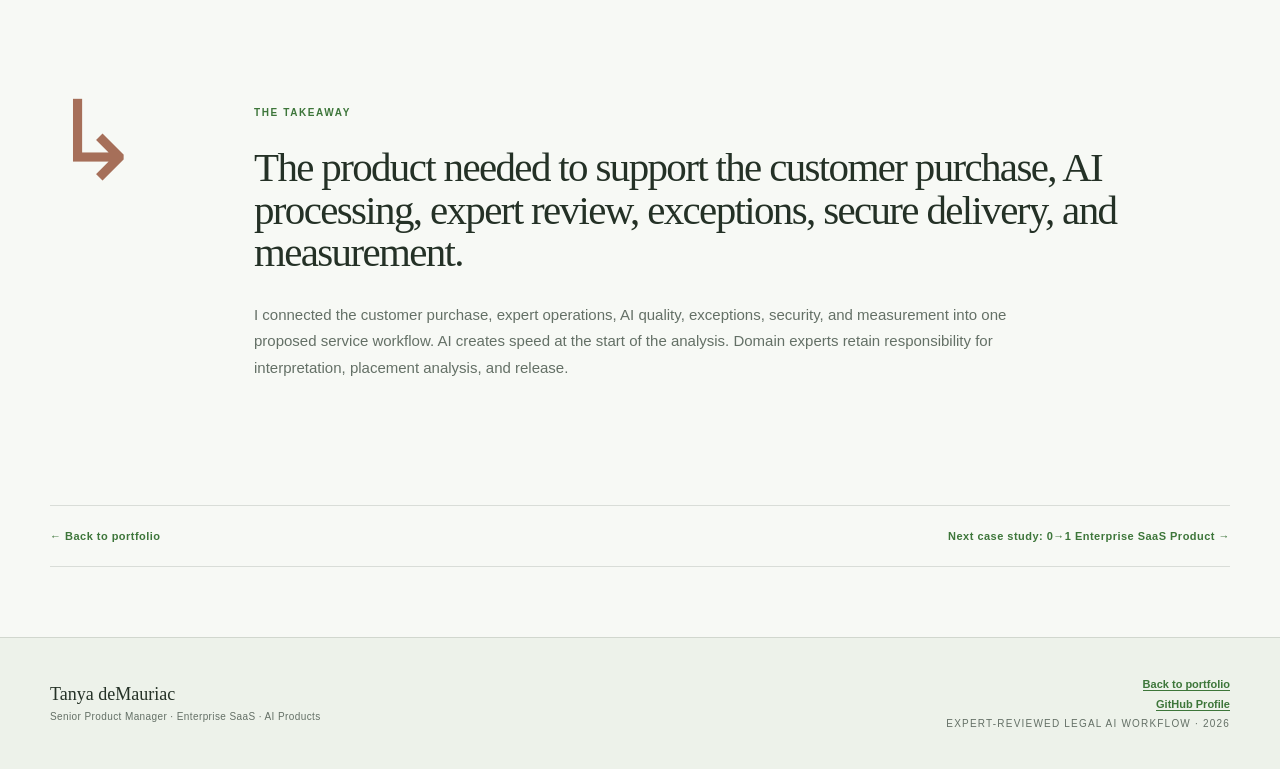
<file: expert-reviewed-legal-ai/index.html>
<!doctype html>
<html lang="en">
  <head>
    <meta charset="utf-8" />
    <meta name="viewport" content="width=device-width, initial-scale=1" />
    <title>Expert-Reviewed Legal AI Workflow | Tanya deMauriac</title>
    <meta
      name="description"
      content="An anonymized product strategy case study for an expert-reviewed AI workflow supporting PSR designation and placement analysis."
    />
    <link rel="icon" href="../favicon.svg" />
    <link rel="stylesheet" href="../styles.css?v=case-header-portrait-20261013" />
  
    <!-- Microsoft Clarity analytics -->
    <script type="text/javascript">
      (function(c,l,a,r,i,t,y){
          c[a]=c[a]||function(){(c[a].q=c[a].q||[]).push(arguments)};
          t=l.createElement(r);t.async=1;t.src="https://www.clarity.ms/tag/"+i;
          y=l.getElementsByTagName(r)[0];y.parentNode.insertBefore(t,y);
      })(window, document, "clarity", "script", "ymxdk5bwbi");

      (function () {
        var params = new URLSearchParams(window.location.search);
        var incomingRef = params.get("ref");
        if (incomingRef) {
          sessionStorage.setItem("portfolio_ref", incomingRef);
        }
        var portfolioRef = incomingRef || sessionStorage.getItem("portfolio_ref");
        if (portfolioRef) {
          window.clarity("set", "portfolio_ref", portfolioRef);
        }
      })();
    </script>
  </head>
  <body class="case-page legal-ai-page">
    <main id="top">
      <header class="site-header">
        <a class="brand" href="../" aria-label="Back to product portfolio">
          <img
            class="brand-photo"
            src="../TD%20Profile%20Pic-sm.PNG"
            alt="Portrait of Tanya deMauriac"
            width="44"
            height="44"
            decoding="async"
          />
          <span
            ><strong>Tanya deMauriac</strong
            ><small>Product Portfolio</small></span
          >
        </a>
        <nav aria-label="Portfolio navigation">
          <a href="../#capabilities">Capabilities</a>
          <a href="../#case-studies">Case studies</a>
          <a href="../#leadership">Leadership</a>
        </nav>
      </header>

      <section class="hero legal-ai-hero">
        <div class="hero-grid" aria-hidden="true"></div>
        <div class="hero-copy">
          <a class="back-link" href="../">← Back to portfolio</a>
          <div class="eyebrow">
            <span class="status-dot"></span> Anonymized product strategy
            challenge
          </div>
          <h1>
            I designed a complete, expert-reviewed<span>
              legal AI service workflow.</span
            >
          </h1>
          <p class="hero-lede">
            I developed a proposed product concept that connects customer
            intake, document validation, per-case checkout, AI drafting, expert
            analysis, secure delivery, and case history.
          </p>
          <div
            class="capability-row capability-row-light"
            role="group"
            aria-label="Capabilities demonstrated"
          >
            <span>0→1 Product Strategy</span><span>AI Product Design</span
            ><span>Human-in-the-Loop &amp; Trust</span
            ><span>End-to-End Product Management</span>
          </div>
          <div class="hero-actions">
            <a class="primary-action" href="#initiative"
              >Explore the initiative
              <svg viewBox="0 0 24 24" aria-hidden="true" class="arrow-icon">
                <path d="M5 12h14M13 6l6 6-6 6"></path>
              </svg>
            </a>
            <span class="scope-pill"
              >Product workflow · MVP recommendation · Validation plan</span
            >
          </div>
        </div>

        <aside class="thesis-card" aria-label="Initiative in one sentence">
          <div class="card-kicker">The initiative</div>
          <p>
            Turn an existing AI-assisted legal analysis service into a complete
            digital product that customers could purchase, track, and receive
            through a secure, expert-reviewed workflow.
          </p>
        </aside>
      </section>

      <section
        class="case-disclosure section-shell"
        aria-label="Case study disclosure"
      >
        <strong>Anonymized concept</strong>
        <p>
          This case study is based on a product strategy exercise. Company names
          have been removed, and all interface and case data are illustrative.
          The work remained a proposed concept; launch was outside the exercise.
        </p>
      </section>

      <section class="overview section-shell" aria-label="Case study overview">
        <div class="overview-item">
          <span>Role</span><strong>Product strategist</strong>
        </div>
        <div class="overview-item">
          <span>Primary buyer hypothesis</span><strong>Legal teams</strong>
        </div>
        <div class="overview-item">
          <span>Domain</span
          ><strong>PSR designation and placement analysis</strong>
        </div>
        <div class="overview-item">
          <span>Deliverable</span
          ><strong>Proposed workflow, MVP, and validation plan</strong>
        </div>
      </section>

      <section class="initiative section-shell" id="initiative">
        <div class="section-label">01 · Initiative and product gap</div>
        <div class="section-heading">
          <h2>
            The goal was to productize an AI-assisted advisory service from
            order through approved delivery.
          </h2>
          <p>
            The exercise started with valuable pieces already in place. My work
            focused on the connected product and operating model required to
            create a dependable paid service.
          </p>
        </div>
        <div class="initiative-grid">
          <article>
            <span>Starting point</span>
            <h3>Service expertise and AI foundations</h3>
            <p>
              The advisory firm had domain expertise, account and case
              foundations, and AI that could read a 40 to 50 page Presentence
              Report, extract case data, and draft a security designation.
            </p>
          </article>
          <article class="initiative-goal">
            <span>What I was trying to accomplish</span>
            <h3>A complete digital service</h3>
            <p>
              Give customers one secure place to understand the offer, create a
              case, submit the PSR, pay, follow progress, respond to questions,
              and receive the expert-approved report.
            </p>
          </article>
          <article>
            <span>The product gap</span>
            <h3>The steps were still disconnected</h3>
            <p>
              The concept needed document validation, checkout, AI processing,
              expert verification, placement analysis, exception handling,
              approval, secure delivery, and case history to work as one system.
            </p>
          </article>
        </div>
        <div class="problem-statement">
          <span>Product question</span>
          <blockquote>
            How can the product preserve AI speed while making expert judgment,
            evidence, exceptions, and approval visible?
          </blockquote>
        </div>
      </section>

      <section class="legal-ai-system" id="workflow">
        <div class="section-shell">
          <div class="section-label light">02 · End-to-end execution flow</div>
          <div class="section-heading light-copy">
            <h2>
              I mapped the complete paid service workflow, including the points
              where the process could stop or loop back.
            </h2>
            <p>
              A customer order needed to move through document validation,
              payment, AI processing, expert review, exception handling,
              approval, and secure delivery without losing the evidence behind
              the result.
            </p>
          </div>
          <div
            class="execution-flow"
            role="group"
            aria-label="End-to-end case execution flow"
          >
            <article>
              <span>01</span>
              <h3>Upload PSR</h3>
              <p>Create the case and submit the available source document.</p>
            </article>
            <article class="decision-node">
              <span>Check</span>
              <h3>File usable?</h3>
              <p>If no, explain the exact issue and return to upload.</p>
            </article>
            <article>
              <span>02</span>
              <h3>Review and pay</h3>
              <p>Confirm scope, permissions, and the per-case order.</p>
            </article>
            <article class="decision-node">
              <span>Check</span>
              <h3>Payment approved?</h3>
              <p>If no, preserve the case and provide a retry path.</p>
            </article>
            <article>
              <span>03</span>
              <h3>AI draft and checks</h3>
              <p>
                Extract fields, calculate the draft designation, and flag
                uncertainty.
              </p>
            </article>
            <article>
              <span>04</span>
              <h3>Expert review</h3>
              <p>
                Verify evidence, resolve flags, and complete placement analysis.
              </p>
            </article>
            <article class="decision-node">
              <span>Check</span>
              <h3>More information?</h3>
              <p>
                Ask a targeted question, then return the response to review.
              </p>
            </article>
            <article class="release-node">
              <span>05</span>
              <h3>Approve and release</h3>
              <p>Record approval, lock the version, and deliver it securely.</p>
            </article>
          </div>
          <div class="design-target">
            <span>Design target</span
            ><strong
              >Use AI to produce a rapid first draft. Release the customer
              report only after expert analysis and recorded approval.</strong
            >
          </div>
        </div>
      </section>

      <section class="legal-ai-users section-shell">
        <div class="section-label">03 · Users and responsibilities</div>
        <div class="section-heading">
          <h2>
            I separated who buys, who the case is about, and who owns the
            release decision.
          </h2>
          <p>
            These working proto-personas came from the service and exercise
            constraints. They define workflow responsibilities and remain
            hypotheses to validate.
          </p>
        </div>
        <div class="legal-ai-role-grid">
          <article>
            <span>Primary buyer hypothesis</span>
            <h3>Legal team</h3>
            <p>
              Submits for a client, manages payment and access, and needs a
              timely, defensible result for client strategy.
            </p>
          </article>
          <article>
            <span>Secondary customer path</span>
            <h3>Individual defendant</h3>
            <p>
              May submit for themselves and needs clear guidance, privacy, and
              appropriate sharing controls.
            </p>
          </article>
          <article class="expert-role">
            <span>Expert analyst and approver</span>
            <h3>Domain expert</h3>
            <p>
              Verifies source evidence, resolves ambiguity, adds placement
              analysis, and approves the report for release.
            </p>
          </article>
        </div>
      </section>

      <section class="customer-experience section-shell">
        <div class="section-label">04 · Customer experience concept</div>
        <div class="section-heading">
          <h2>
            I kept the customer interface focused on the service, required
            actions, and report access.
          </h2>
          <p>
            These simplified wireframes show the customer-facing moments that
            matter most. They are illustrative and were designed to test flow
            and comprehension.
          </p>
        </div>
        <div
          class="wireframe-grid"
          role="group"
          aria-label="Illustrative customer wireframes"
        >
          <article class="wireframe-card">
            <div class="wireframe-label">
              <span>Illustrative</span><strong>Service page</strong>
            </div>
            <div class="wireframe-window">
              <div class="wireframe-bar"></div>
              <h3>Understand the service</h3>
              <p>
                What the analysis covers, what to prepare, and what the customer
                receives.
              </p>
              <div class="wireframe-button">Start a case</div>
            </div>
          </article>
          <article class="wireframe-card">
            <div class="wireframe-label">
              <span>Illustrative</span><strong>New case</strong>
            </div>
            <div class="wireframe-window">
              <div class="wireframe-steps">
                <i class="active"></i><i class="active"></i><i></i><i></i>
              </div>
              <h3>Submit a usable PSR</h3>
              <p>
                Upload status, validation feedback, case ownership, and order
                review.
              </p>
              <div class="wireframe-field">PSR_document.pdf <b>Ready</b></div>
            </div>
          </article>
          <article class="wireframe-card">
            <div class="wireframe-label">
              <span>Illustrative</span><strong>Report ready</strong>
            </div>
            <div class="wireframe-window">
              <div class="wireframe-badge">Expert approved</div>
              <h3>Access the final report</h3>
              <p>
                Approval state, secure download, sharing controls, and case
                history.
              </p>
              <div class="wireframe-button">View report</div>
            </div>
          </article>
        </div>
      </section>

      <section class="legal-ai-expert" id="expert-model">
        <div class="section-shell">
          <div class="section-label light">
            05 · AI and expert operating model
          </div>
          <div class="section-heading light-copy">
            <h2>
              I designed an expert workspace for the review work that happens
              after the AI produces its draft.
            </h2>
            <p>
              Unresolved critical fields, conflicts, missing information, or
              incomplete placement analysis block release. The system preserves
              evidence and decision history.
            </p>
          </div>
          <div
            class="expert-flow"
            role="group"
            aria-label="AI and expert review workflow"
          >
            <article>
              <span>Platform and AI</span>
              <h3>Extract and draft</h3>
              <p>
                Read the PSR, extract fields, calculate the draft designation,
                run checks, and route flags to review.
              </p>
            </article>
            <svg viewBox="0 0 24 24" aria-hidden="true" class="arrow-icon">
              <path d="M5 12h14M13 6l6 6-6 6"></path>
            </svg>
            <article>
              <span>Domain expert</span>
              <h3>Verify and analyze</h3>
              <p>
                Compare critical fields with source pages, record overrides,
                request information, and add placement analysis.
              </p>
            </article>
            <svg viewBox="0 0 24 24" aria-hidden="true" class="arrow-icon">
              <path d="M5 12h14M13 6l6 6-6 6"></path>
            </svg>
            <article class="release-card">
              <span>Release gate</span>
              <h3>Approve and lock</h3>
              <p>
                Confirm each consequential item is resolved, record the approver
                and model version, then release securely.
              </p>
            </article>
          </div>
          <div class="workspace-note">Illustrative interface and case data</div>
          <div
            class="review-workspace"
            role="group"
            aria-label="Illustrative expert review workspace"
          >
            <div>
              <small>Review queue</small><strong>Illustrative case 001</strong
              ><span>3 flags · Expert review</span>
            </div>
            <div>
              <small>Source PSR</small><strong>Page 17 of 43</strong
              ><span>Highlighted evidence for selected field</span>
            </div>
            <div>
              <small>Extracted field</small
              ><strong>Education level: High school</strong
              ><span class="confidence-flag">Low confidence · View source</span>
            </div>
          </div>
        </div>
      </section>

      <section class="legal-ai-statuses section-shell">
        <div class="section-label">06 · Status and recovery model</div>
        <div class="section-heading">
          <h2>I used a small status model to show who needed to act next.</h2>
          <p>
            I added a status when it changed ownership, clarified the next
            action, or gave the customer information they needed. This kept the
            model useful without adding extra states that meant the same thing.
          </p>
        </div>
        <ul class="status-list" aria-label="Proposed case statuses">
          <li>
            <strong>Draft</strong><span>Case saved</span
            ><small>Submit the PSR</small>
          </li>
          <li class="blocked">
            <strong>Upload issue</strong><span>Exact problem and fix</span
            ><small>Upload a usable PSR</small>
          </li>
          <li>
            <strong>Awaiting payment</strong><span>Per-case order summary</span
            ><small>Complete payment</small>
          </li>
          <li>
            <strong>Processing</strong><span>Next update estimate</span
            ><small>AI draft completes</small>
          </li>
          <li>
            <strong>Expert review</strong><span>Review in progress</span
            ><small>Approve or request information</small>
          </li>
          <li class="blocked">
            <strong>Needs information</strong><span>Targeted question</span
            ><small>Customer responds</small>
          </li>
          <li class="ready">
            <strong>Ready</strong><span>Secure download and share</span
            ><small>Report accessed or shared</small>
          </li>
        </ul>
      </section>

      <section class="legal-ai-mvp section-shell" id="mvp">
        <div class="section-label">07 · Proposed MVP decisions</div>
        <div class="section-heading">
          <h2>I designed the MVP as a complete paid service loop.</h2>
          <p>
            The first release covers discovery through secure delivery and
            includes controls for high-stakes, sensitive information.
          </p>
        </div>
        <div class="mvp-grid">
          <article>
            <span>01</span>
            <h3>Use one customer flow</h3>
            <p>
              Support legal-team and self-submission branches through case
              ownership and permissions.
            </p>
          </article>
          <article>
            <span>02</span>
            <h3>Validate before payment</h3>
            <p>
              Confirm the PSR is readable and processable before charging the
              customer.
            </p>
          </article>
          <article>
            <span>03</span>
            <h3>Require expert approval</h3>
            <p>
              Record approval on every customer-visible report and block
              unresolved critical issues.
            </p>
          </article>
          <article>
            <span>04</span>
            <h3>Keep delivery secure</h3>
            <p>
              Use plain status language and email alerts while keeping report
              content inside the authenticated portal.
            </p>
          </article>
          <article>
            <span>05</span>
            <h3>Preserve the record</h3>
            <p>
              Retain evidence links, overrides, receipts, model and report
              versions, and activity history.
            </p>
          </article>
        </div>
      </section>

      <section class="roadmap-section" id="roadmap">
        <div class="section-shell">
          <div class="section-label light">08 · Proposed roadmap</div>
          <div class="section-heading light-copy">
            <h2>
              I sequenced the roadmap in three stages: complete the paid
              service, improve operations, and expand based on evidence.
            </h2>
            <p>
              The first stage covers the full customer and expert workflow. The
              next stages use real operating evidence to improve quality,
              throughput, and the areas selected for expansion.
            </p>
          </div>
          <div class="roadmap-grid">
            <article>
              <span>Launch</span>
              <h3>Complete the service loop</h3>
              <ul>
                <li>Customer intake and checkout</li>
                <li>AI draft and expert review</li>
                <li>Status, recovery, and secure delivery</li>
                <li>Audit history and permissions</li>
              </ul>
            </article>
            <article>
              <span>Optimize</span>
              <h3>Improve quality and throughput</h3>
              <ul>
                <li>Refine validation and confidence flags</li>
                <li>Reduce expert review time</li>
                <li>Improve customer questions and recovery</li>
                <li>Strengthen operational reporting</li>
              </ul>
            </article>
            <article>
              <span>Scale</span>
              <h3>Expand with evidence</h3>
              <ul>
                <li>Segment workflows by case complexity</li>
                <li>Introduce reusable customer accounts</li>
                <li>Evaluate additional analysis services</li>
                <li>Automate low-risk operational steps</li>
              </ul>
            </article>
          </div>
        </div>
      </section>

      <section class="evidence-plan section-shell" id="validation">
        <div class="section-label">
          09 · Measurement, assumptions, and validation
        </div>
        <div class="section-heading">
          <h2>
            I planned to measure customer completion, operational performance,
            and report quality together.
          </h2>
          <p>
            The targets would be set after reviewing current service baselines.
            The proposed measures show what the team needs to learn before
            scaling.
          </p>
        </div>
        <div class="evidence-grid">
          <article>
            <span>Adoption and operations</span>
            <ul>
              <li>Case-start to paid-order conversion</li>
              <li>Upload validation failure and recovery</li>
              <li>Time from payment to AI draft</li>
              <li>Expert review time and queue age</li>
              <li>Time from approval to report access</li>
            </ul>
          </article>
          <article>
            <span>Trust and AI quality</span>
            <ul>
              <li>Critical-field extraction accuracy</li>
              <li>Expert override rate and reason</li>
              <li>Cases requiring more information</li>
              <li>Reports blocked by unresolved issues</li>
              <li>Customer-visible reports with recorded approval</li>
            </ul>
          </article>
          <article>
            <span>Assumptions to test</span>
            <ul>
              <li>Legal teams are the primary buyer</li>
              <li>Submitted PSRs contain enough information</li>
              <li>Experts have capacity for the review load</li>
              <li>Customers understand the status model</li>
              <li>Permissions and retention rules support the flow</li>
            </ul>
          </article>
          <article>
            <span>Key risks and responses</span>
            <ul>
              <li>
                <strong>AI error:</strong> evidence links, checks, and expert
                approval
              </li>
              <li>
                <strong>Review bottleneck:</strong> queue visibility and
                complexity tracking
              </li>
              <li>
                <strong>Missing information:</strong> targeted questions and a
                recovery loop
              </li>
              <li>
                <strong>Sensitive data:</strong> authenticated access,
                permissions, and audit history
              </li>
            </ul>
          </article>
        </div>
        <div class="validation-actions">
          <article>
            <span>Customer evidence</span>
            <p>
              Review current order data and interview both customer types to
              validate who buys and how cases are managed.
            </p>
          </article>
          <article>
            <span>Operational evidence</span>
            <p>
              Shadow current cases, inspect existing deliverables, and time
              representative PSRs by complexity.
            </p>
          </article>
          <article>
            <span>Usability and governance</span>
            <p>
              Test customer and expert flows and confirm authorization, sharing,
              retention, and security requirements.
            </p>
          </article>
        </div>
        <div class="quality-guardrail">
          <span>MVP quality guardrail</span>
          <strong
            >Expert approval is recorded on 100% of customer-visible reports.
            Unresolved critical issues block release.</strong
          >
        </div>
      </section>

      <section class="takeaway section-shell legal-ai-takeaway">
        <div class="takeaway-mark">↳</div>
        <div>
          <div class="section-label">The takeaway</div>
          <h2>
            The product needed to support the customer purchase, AI processing,
            expert review, exceptions, secure delivery, and measurement.
          </h2>
          <p>
            I connected the customer purchase, expert operations, AI quality,
            exceptions, security, and measurement into one proposed service
            workflow. AI creates speed at the start of the analysis. Domain
            experts retain responsibility for interpretation, placement
            analysis, and release.
          </p>
        </div>
      </section>

      <nav class="case-end-nav" aria-label="Case study navigation">
        <a href="../">← Back to portfolio</a>
        <a href="../on-the-job-training/"
          >Next case study: 0→1 Enterprise SaaS Product →</a
        >
      </nav>

      <footer>
        <div>
          <strong>Tanya deMauriac</strong
          ><span>Senior Product Manager · Enterprise SaaS · AI Products</span>
        </div>
        <div class="footer-meta">
          <a href="../">Back to portfolio</a
          ><a
            href="https://github.com/tanyademauriac-PM"
            target="_blank"
            rel="noopener noreferrer"
            >GitHub Profile</a
          ><span>Expert-Reviewed Legal AI Workflow · 2026</span>
        </div>
      </footer>
    </main>
  </body>
</html>
</file>
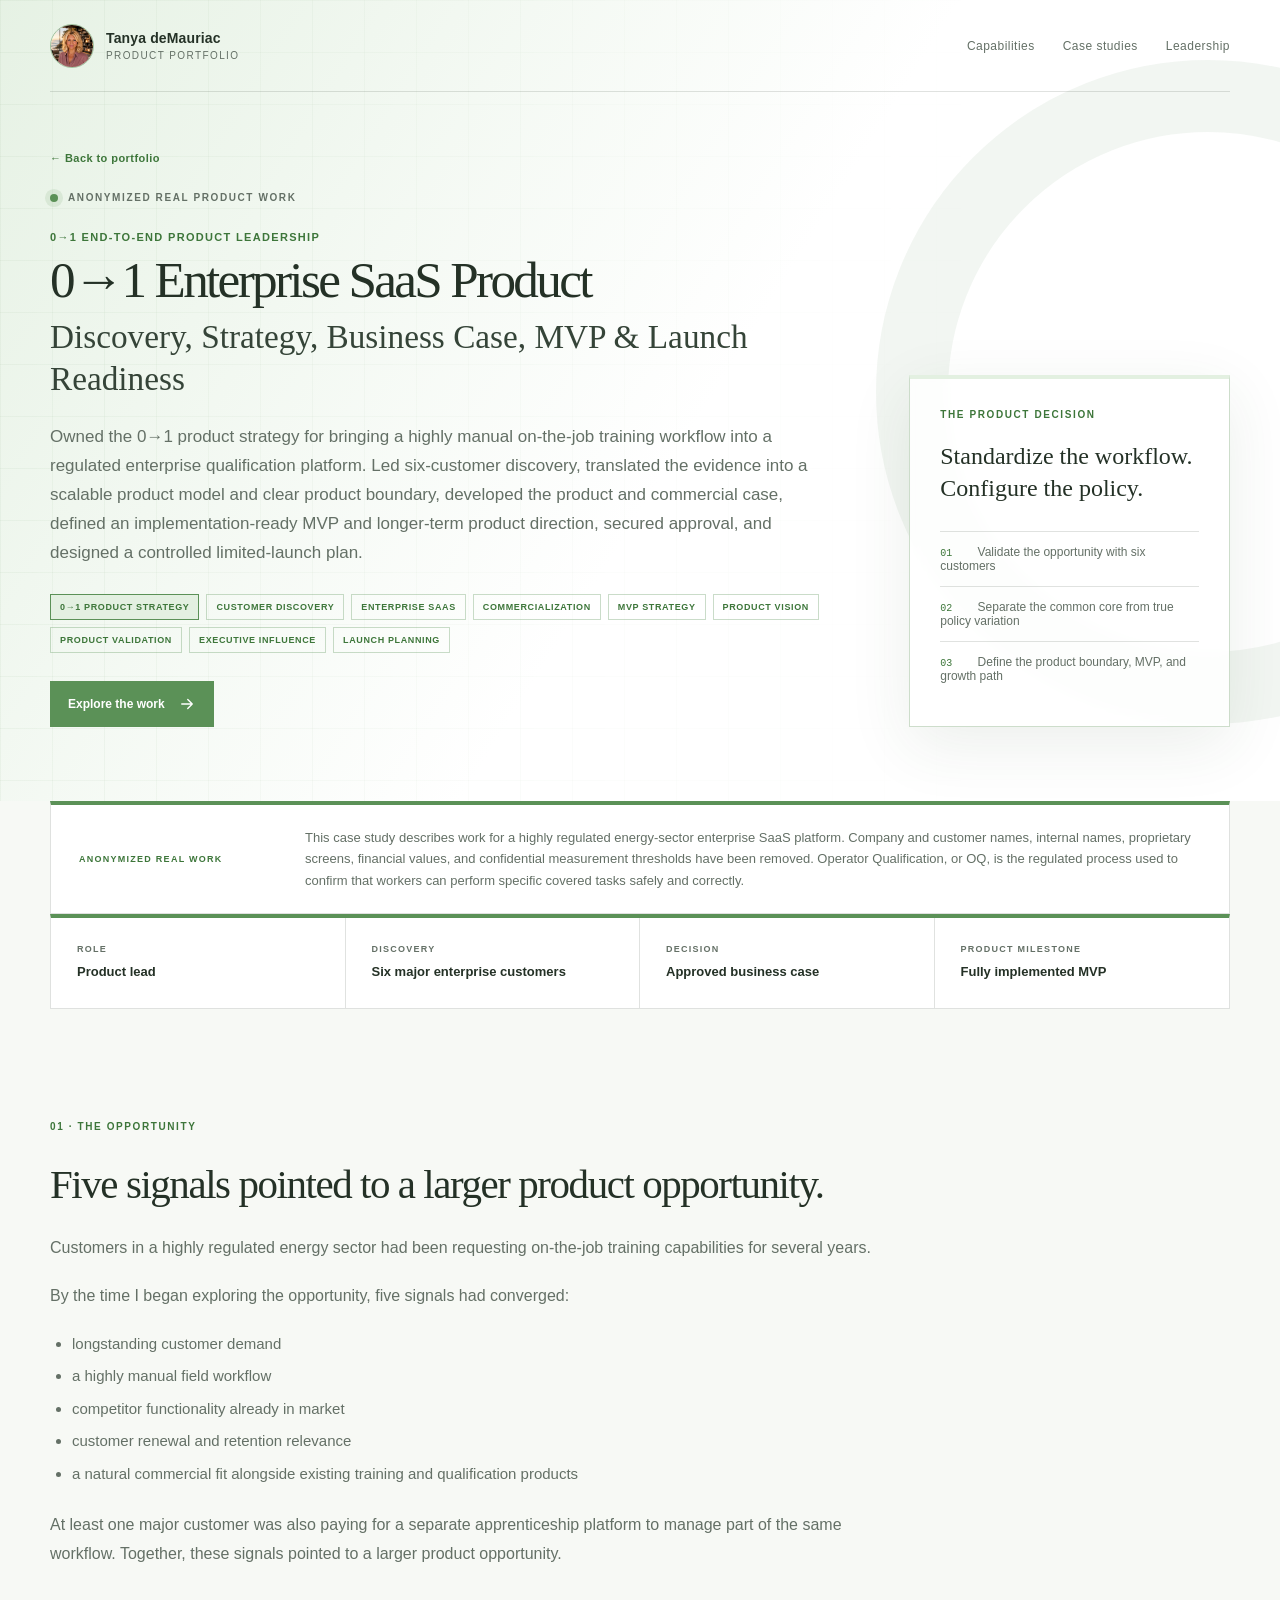
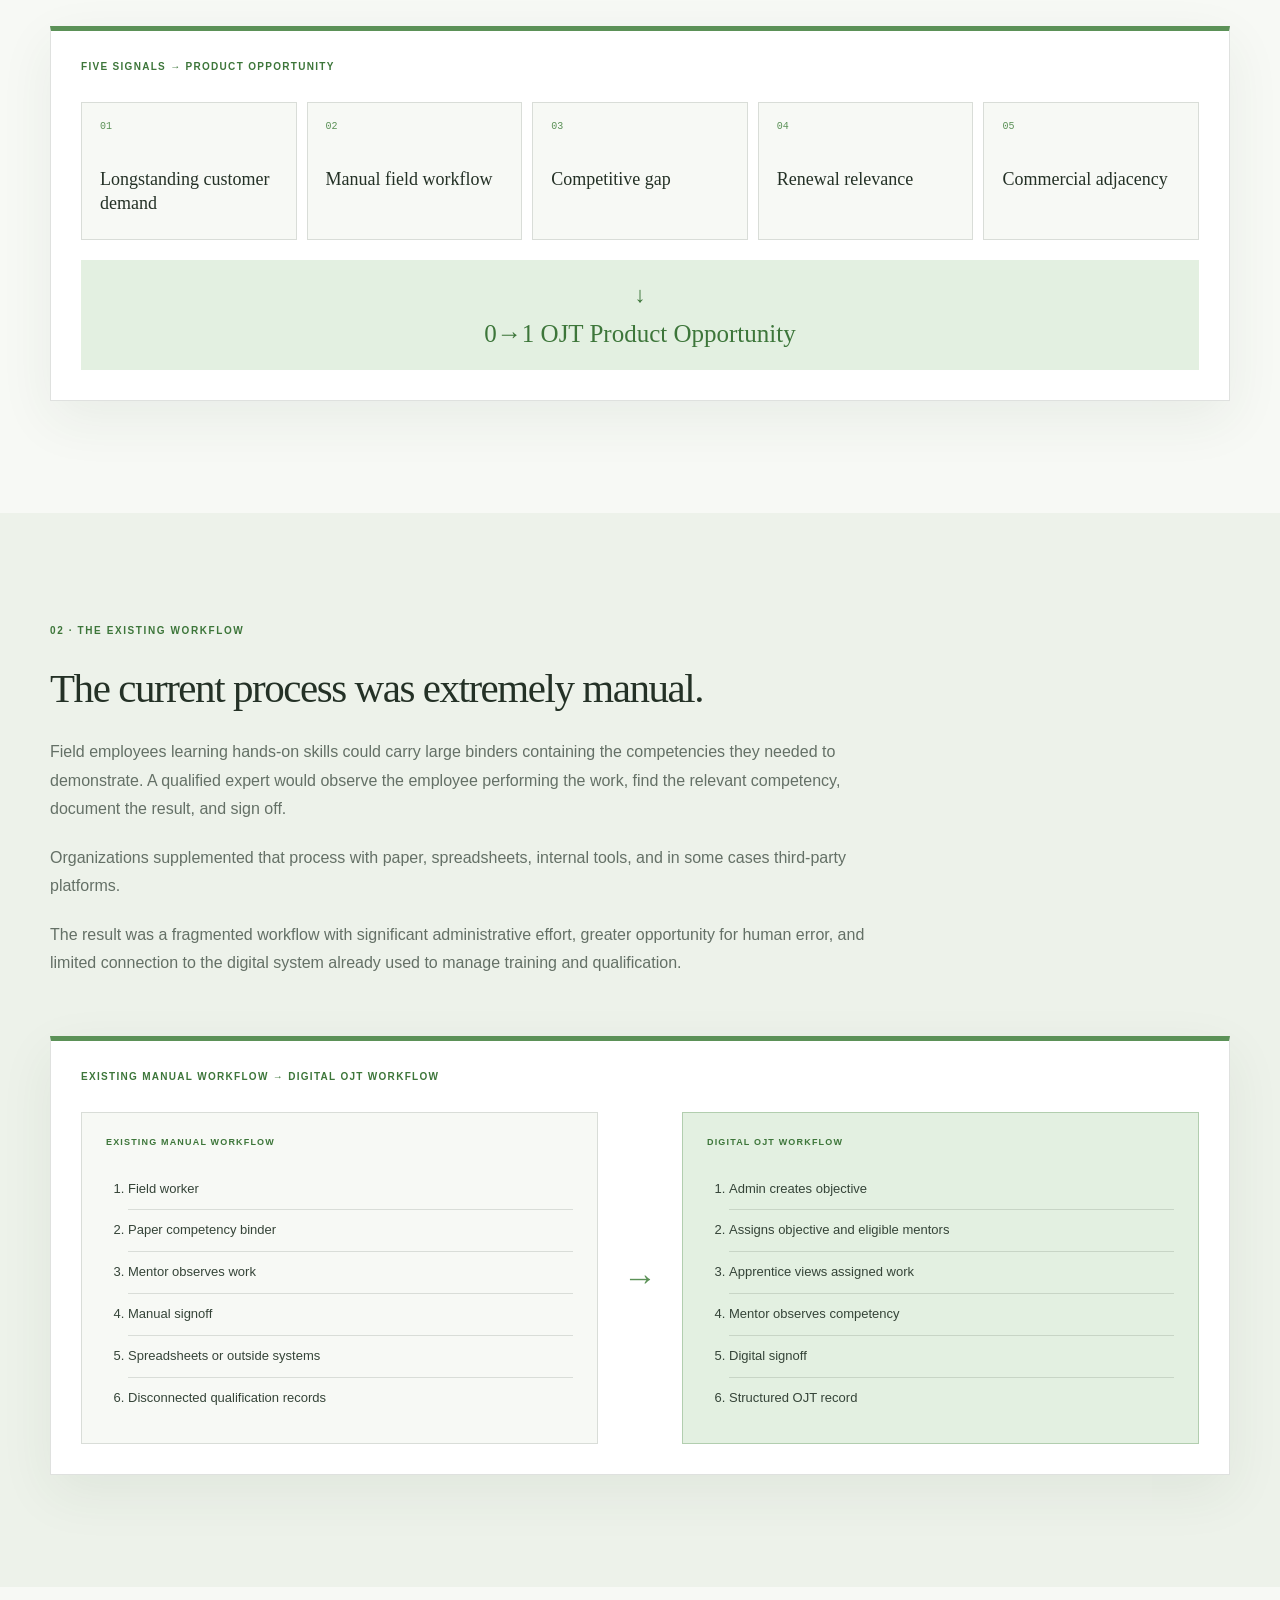
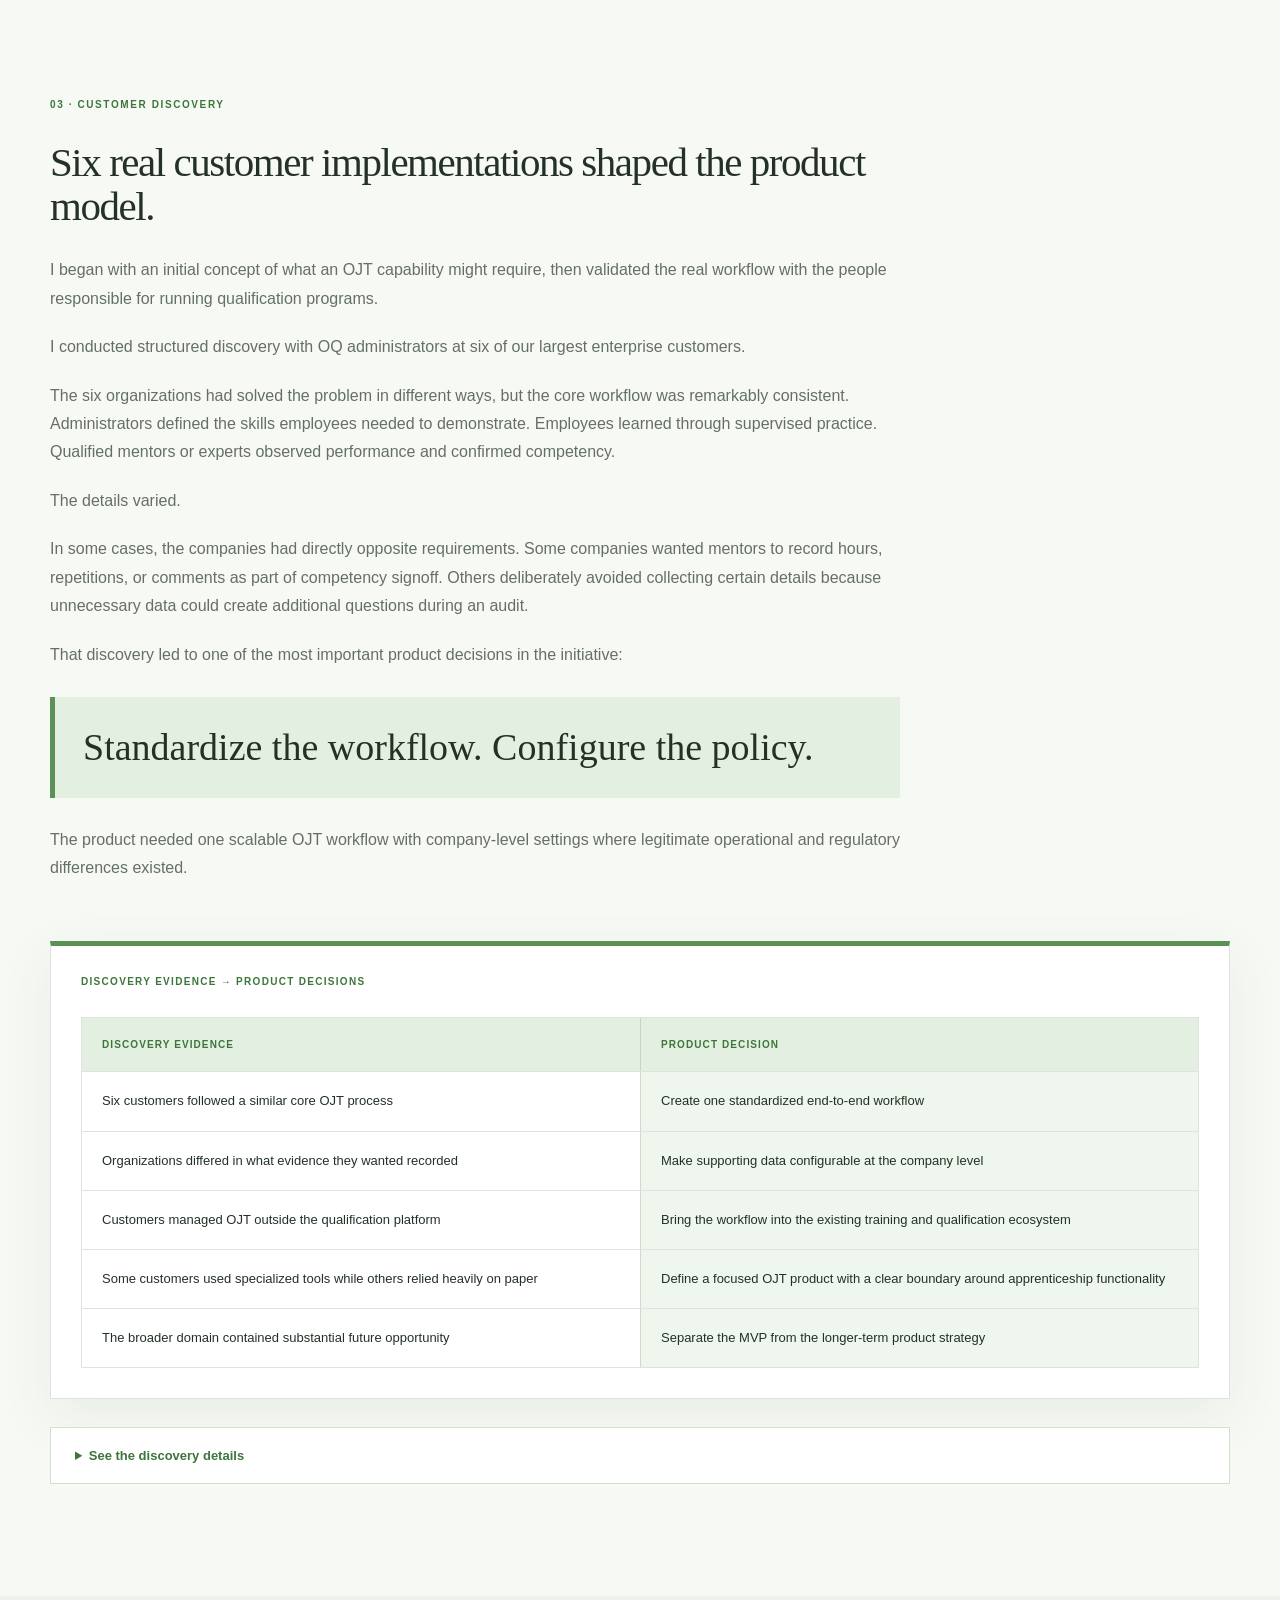
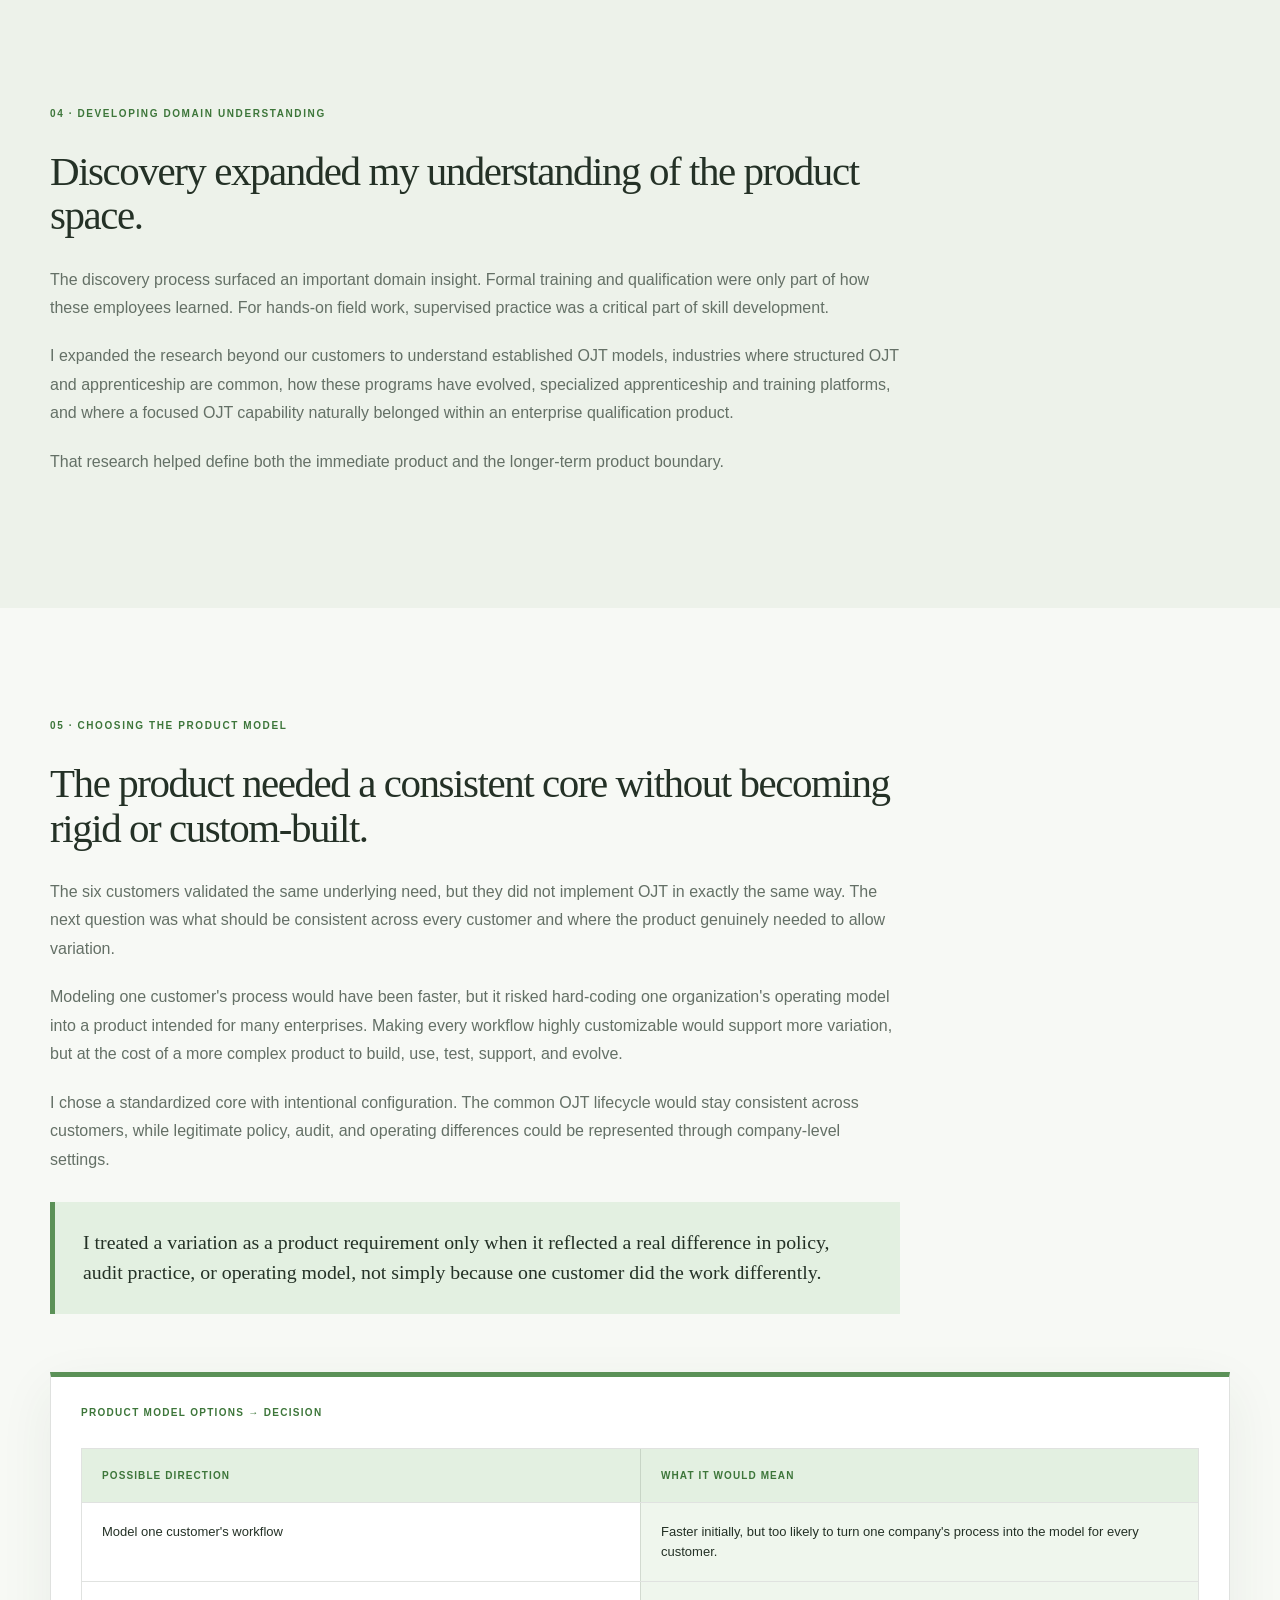
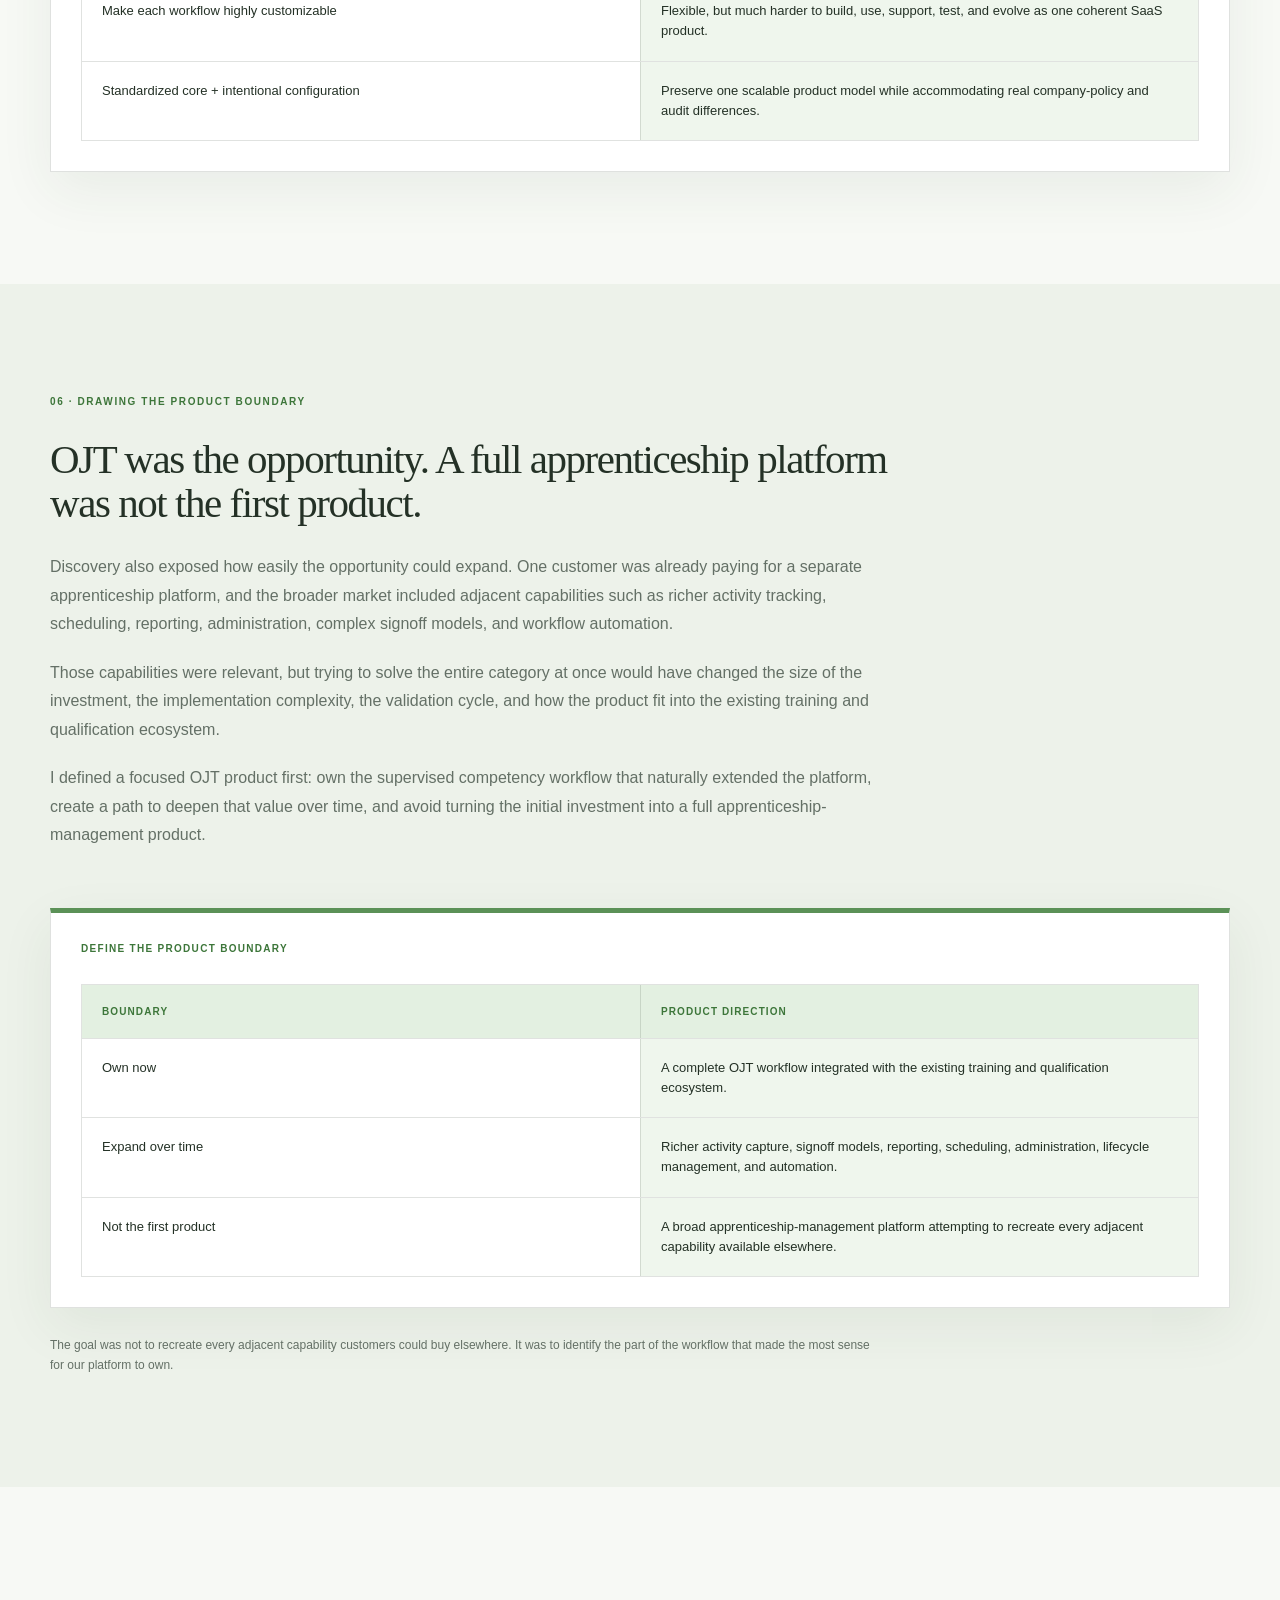
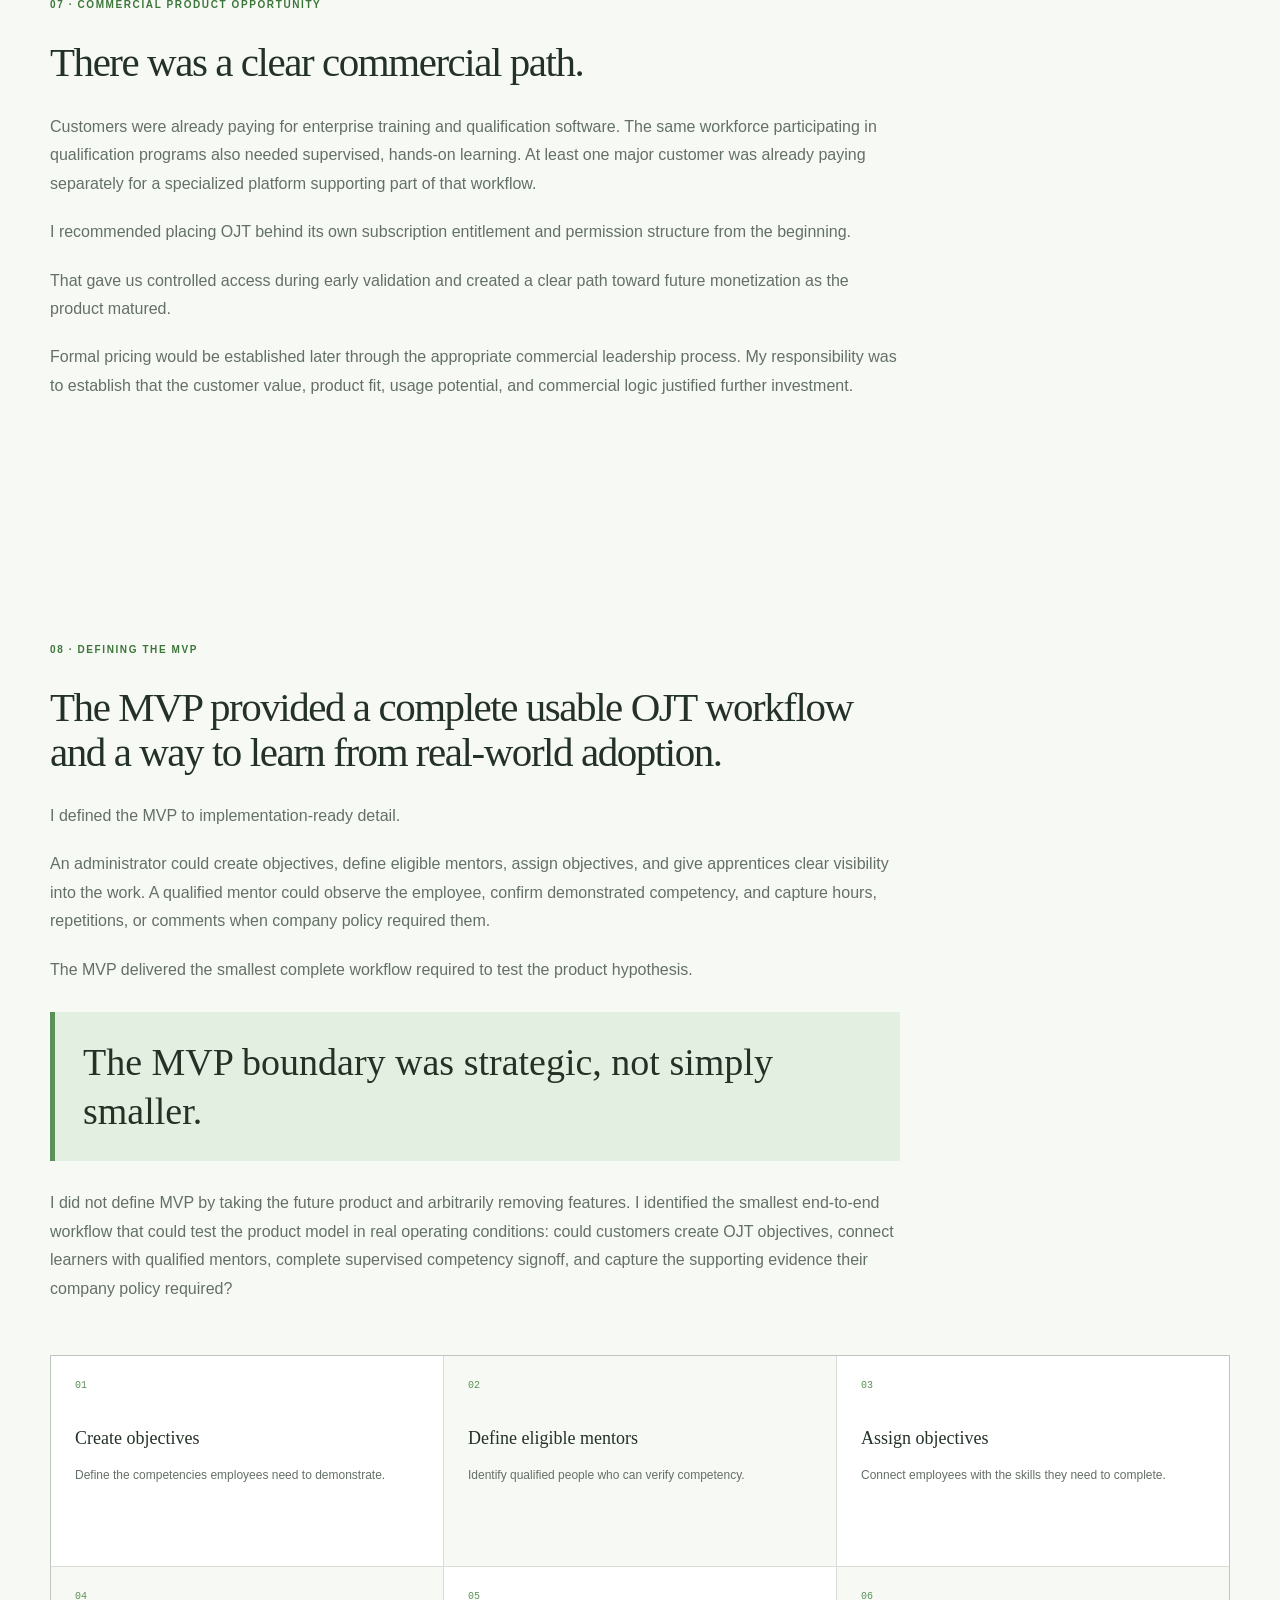
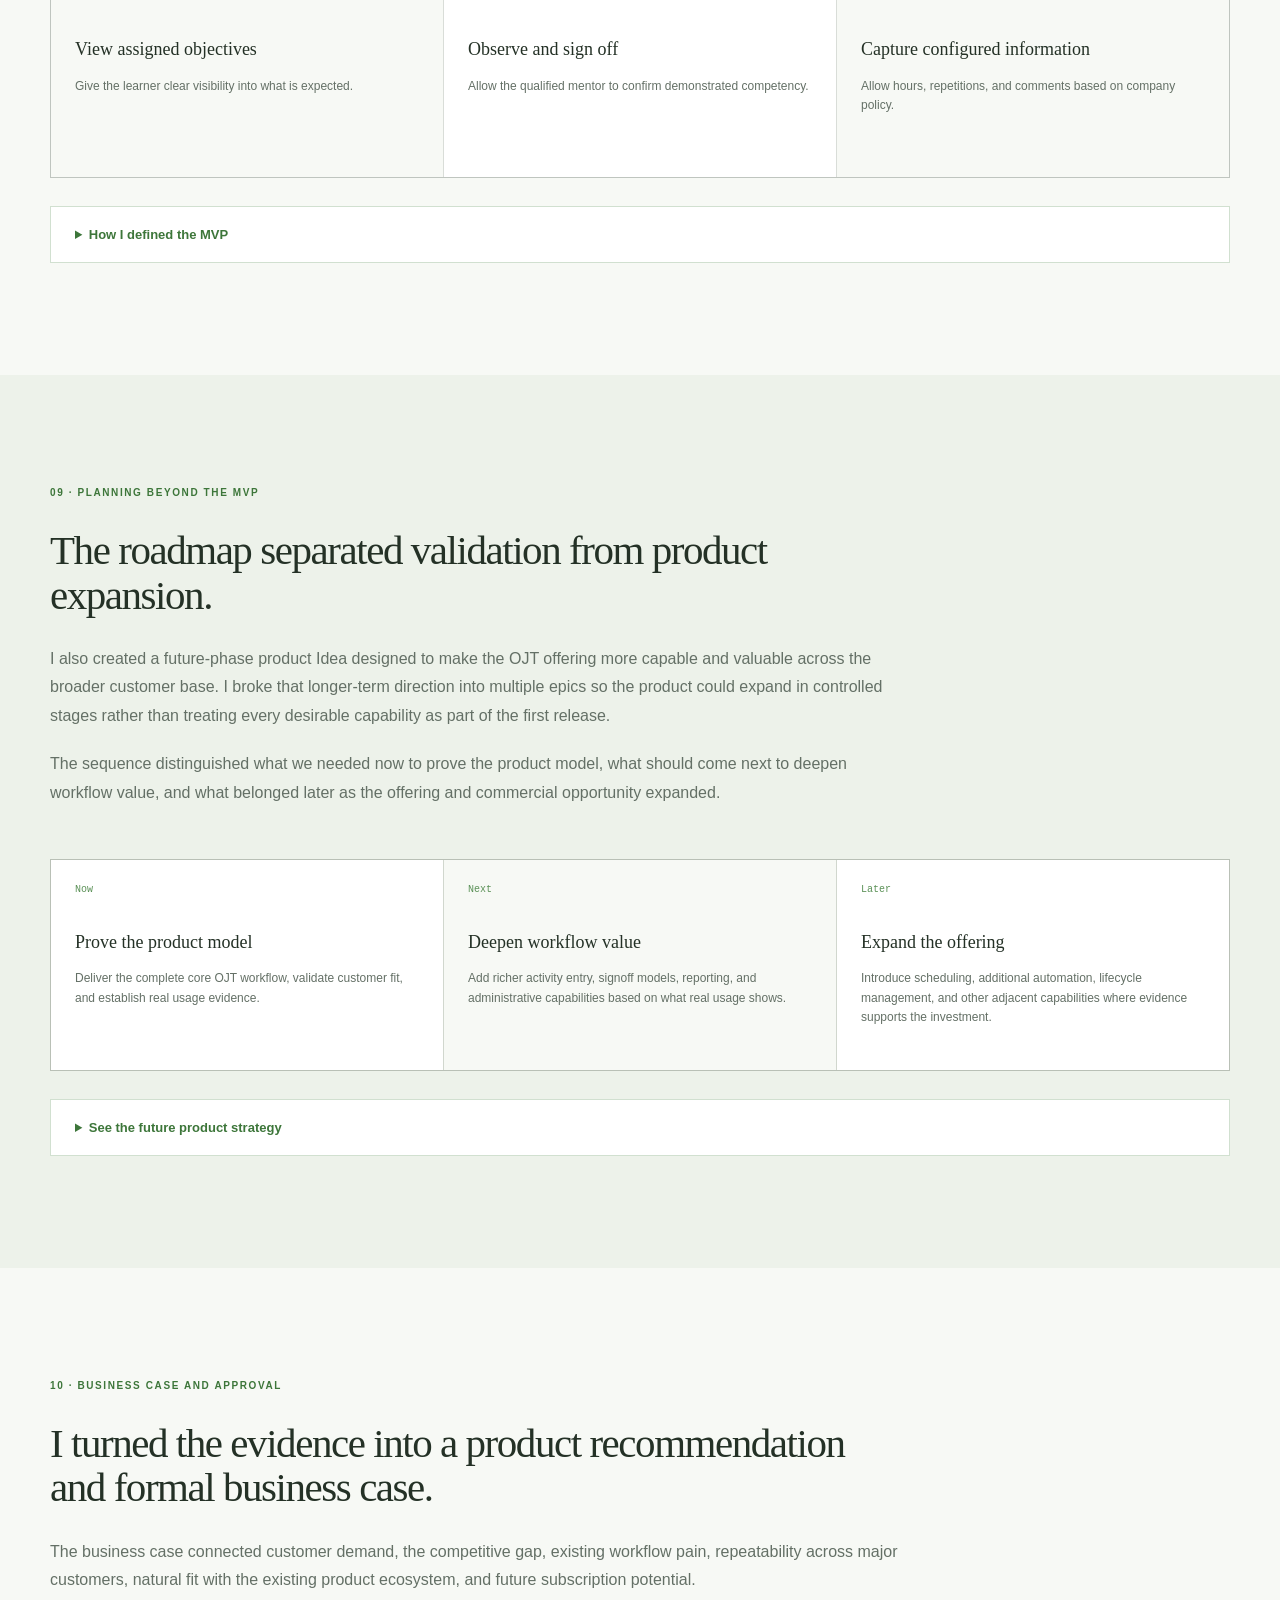
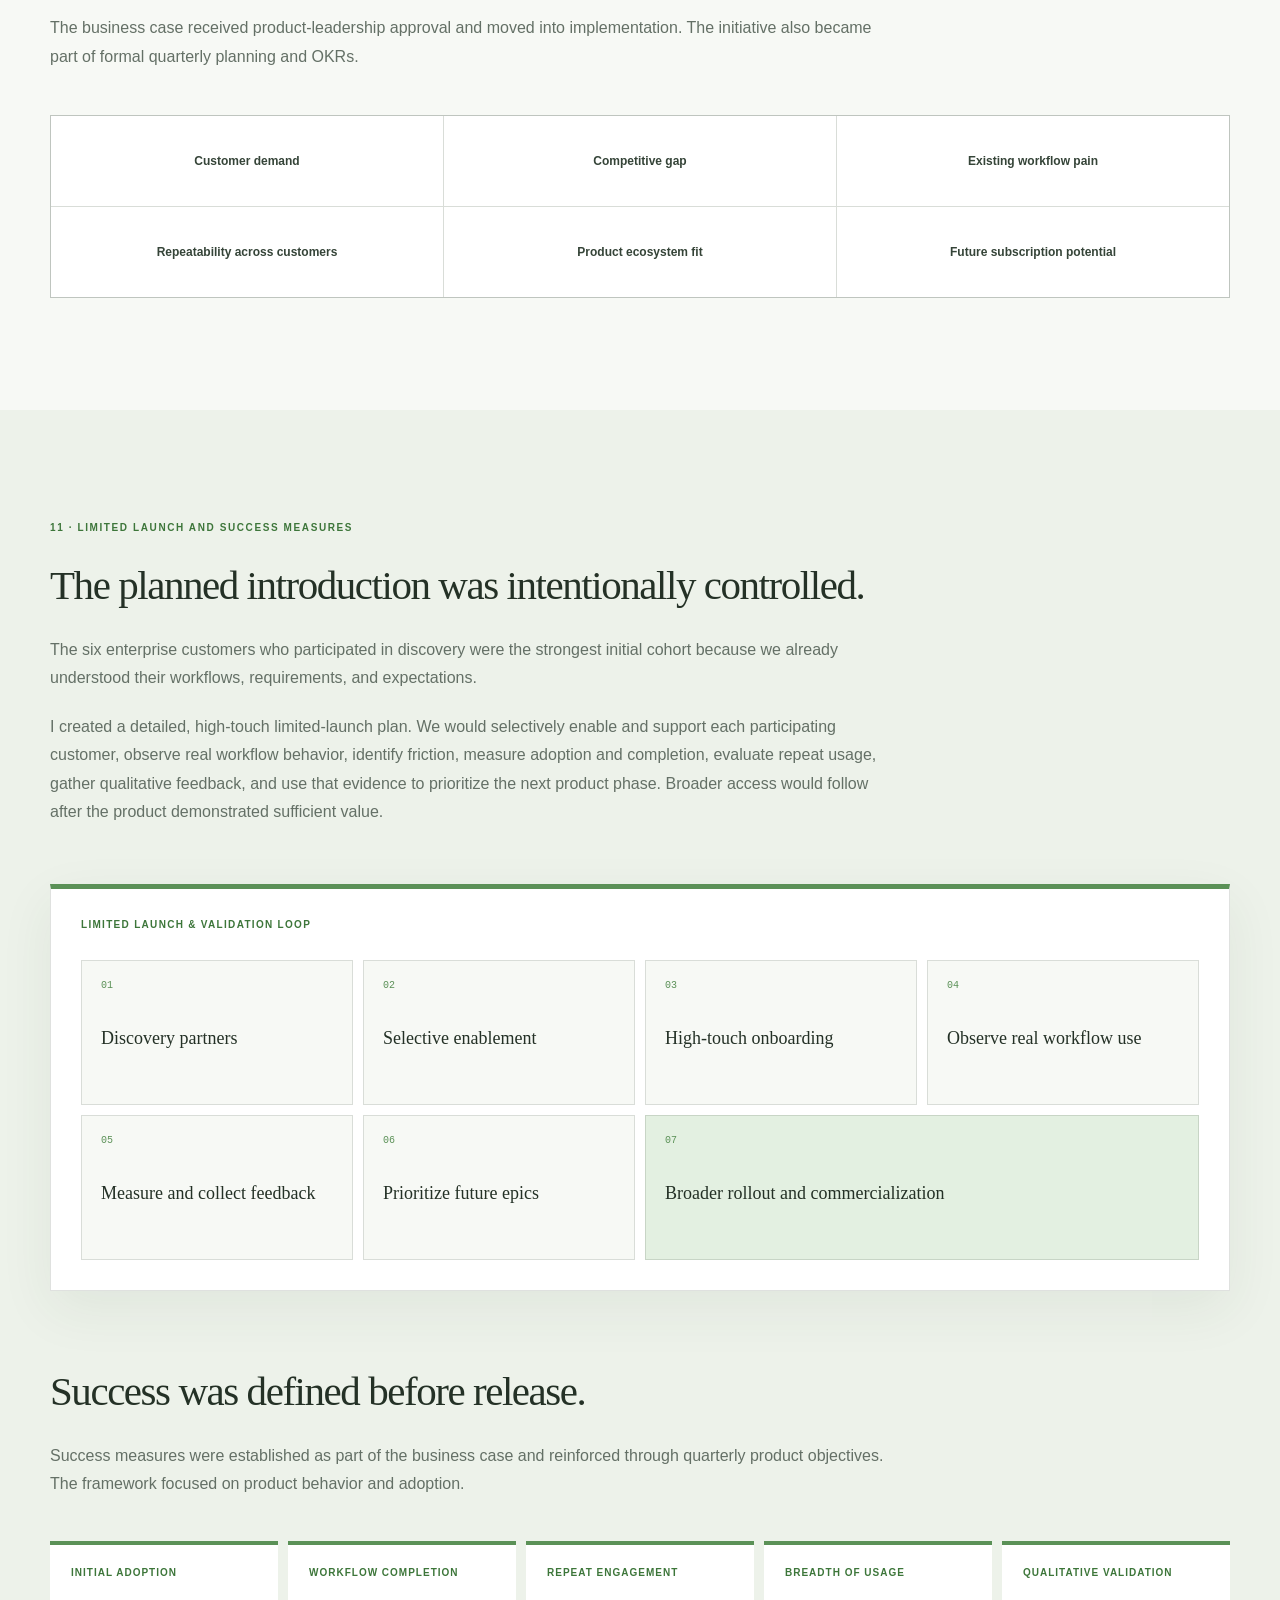
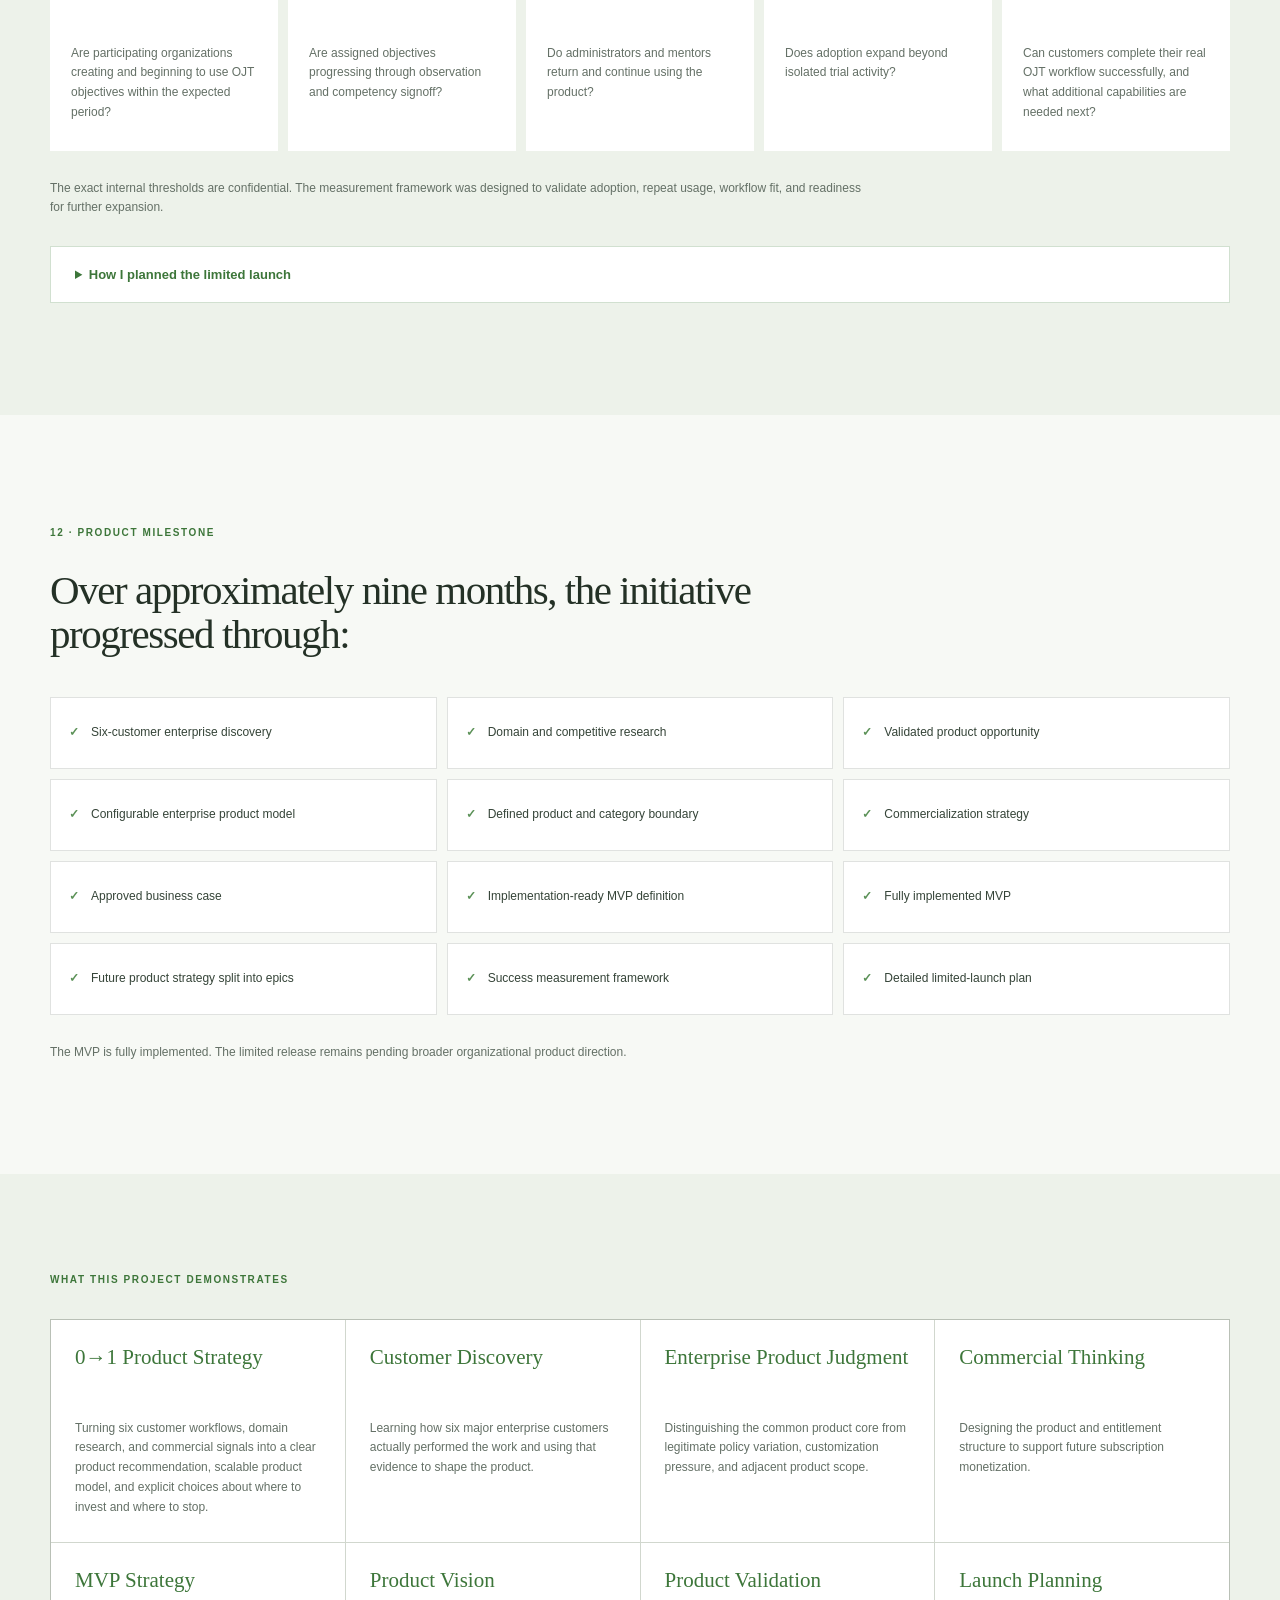
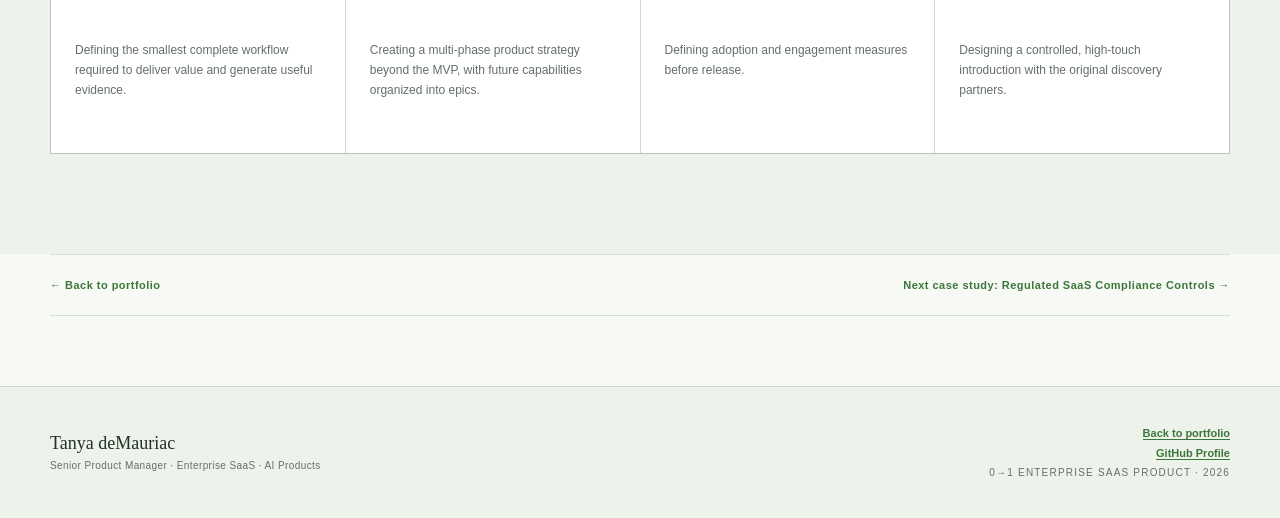
<file: on-the-job-training/index.html>
<!doctype html>
<html lang="en">
  <head>
    <meta charset="utf-8" />
    <meta name="viewport" content="width=device-width, initial-scale=1" />
    <title>0→1 Enterprise SaaS Product | Tanya deMauriac</title>
    <meta
      name="description"
      content="An anonymized 0→1 enterprise SaaS case study about customer discovery, scalable product-model design, product boundaries, business-case development, MVP strategy, and limited-launch planning."
    />
    <link rel="icon" href="../favicon.svg" />
    <link rel="stylesheet" href="../styles.css?v=case-header-portrait-20261013" />
  
    <!-- Microsoft Clarity analytics -->
    <script type="text/javascript">
      (function(c,l,a,r,i,t,y){
          c[a]=c[a]||function(){(c[a].q=c[a].q||[]).push(arguments)};
          t=l.createElement(r);t.async=1;t.src="https://www.clarity.ms/tag/"+i;
          y=l.getElementsByTagName(r)[0];y.parentNode.insertBefore(t,y);
      })(window, document, "clarity", "script", "ymxdk5bwbi");

      (function () {
        var params = new URLSearchParams(window.location.search);
        var incomingRef = params.get("ref");
        if (incomingRef) {
          sessionStorage.setItem("portfolio_ref", incomingRef);
        }
        var portfolioRef = incomingRef || sessionStorage.getItem("portfolio_ref");
        if (portfolioRef) {
          window.clarity("set", "portfolio_ref", portfolioRef);
        }
      })();
    </script>
  </head>
  <body class="case-page ojt-page">
    <main id="top">
      <header class="site-header">
        <a class="brand" href="../" aria-label="Back to product portfolio">
          <img
            class="brand-photo"
            src="../TD%20Profile%20Pic-sm.PNG"
            alt="Portrait of Tanya deMauriac"
            width="44"
            height="44"
            decoding="async"
          />
          <span
            ><strong>Tanya deMauriac</strong
            ><small>Product Portfolio</small></span
          >
        </a>
        <nav aria-label="Portfolio navigation">
          <a href="../#capabilities">Capabilities</a>
          <a href="../#case-studies">Case studies</a>
          <a href="../#leadership">Leadership</a>
        </nav>
      </header>

      <section class="hero ojt-hero">
        <div class="hero-grid" aria-hidden="true"></div>
        <div class="hero-copy">
          <a class="back-link" href="../">← Back to portfolio</a>
          <div class="eyebrow">
            <span class="status-dot"></span> Anonymized real product work
          </div>
          <p class="hero-capability">0→1 End-to-End Product Leadership</p>
          <h1>0→1 Enterprise SaaS Product</h1>
          <p class="hero-subtitle">
            Discovery, Strategy, Business Case, MVP &amp; Launch Readiness
          </p>
          <p class="hero-lede">
            Owned the 0→1 product strategy for bringing a highly manual
            on-the-job training workflow into a regulated enterprise
            qualification platform. Led six-customer discovery, translated the
            evidence into a scalable product model and clear product boundary,
            developed the product and commercial case, defined an
            implementation-ready MVP and longer-term product direction, secured
            approval, and designed a controlled limited-launch plan.
          </p>
          <div
            class="capability-row capability-row-light"
            role="group"
            aria-label="Capabilities demonstrated"
          >
            <span class="capability-primary">0→1 Product Strategy</span>
            <span>Customer Discovery</span><span>Enterprise SaaS</span>
            <span>Commercialization</span><span>MVP Strategy</span>
            <span>Product Vision</span><span>Product Validation</span>
            <span>Executive Influence</span><span>Launch Planning</span>
          </div>
          <div class="hero-actions">
            <a class="primary-action" href="#opportunity"
              >Explore the work
              <svg viewBox="0 0 24 24" aria-hidden="true" class="arrow-icon">
                <path d="M5 12h14M13 6l6 6-6 6"></path>
              </svg>
            </a>
          </div>
        </div>
        <aside class="thesis-card" aria-label="Case study overview">
          <div class="card-kicker">The product decision</div>
          <p>Standardize the workflow. Configure the policy.</p>
          <ol>
            <li><span>01</span> Validate the opportunity with six customers</li>
            <li><span>02</span> Separate the common core from true policy variation</li>
            <li><span>03</span> Define the product boundary, MVP, and growth path</li>
          </ol>
        </aside>
      </section>

      <section
        class="case-disclosure section-shell"
        aria-label="Case study disclosure"
      >
        <strong>Anonymized real work</strong>
        <p>
          This case study describes work for a highly regulated energy-sector
          enterprise SaaS platform. Company and customer names, internal names,
          proprietary screens, financial values, and confidential measurement
          thresholds have been removed. Operator Qualification, or OQ, is the
          regulated process used to confirm that workers can perform specific
          covered tasks safely and correctly.
        </p>
      </section>

      <section class="overview section-shell" aria-label="Case study overview">
        <div class="overview-item">
          <span>Role</span><strong>Product lead</strong>
        </div>
        <div class="overview-item">
          <span>Discovery</span><strong>Six major enterprise customers</strong>
        </div>
        <div class="overview-item">
          <span>Decision</span><strong>Approved business case</strong>
        </div>
        <div class="overview-item">
          <span>Product milestone</span><strong>Fully implemented MVP</strong>
        </div>
      </section>

      <section class="ojt-section section-shell" id="opportunity">
        <div class="section-label">01 · The Opportunity</div>
        <div class="ojt-prose">
          <h2>Five signals pointed to a larger product opportunity.</h2>
          <p>
            Customers in a highly regulated energy sector had been requesting
            on-the-job training capabilities for several years.
          </p>
          <p>
            By the time I began exploring the opportunity, five signals had
            converged:
          </p>
          <ul class="prose-list">
            <li>longstanding customer demand</li>
            <li>a highly manual field workflow</li>
            <li>competitor functionality already in market</li>
            <li>customer renewal and retention relevance</li>
            <li>
              a natural commercial fit alongside existing training and
              qualification products
            </li>
          </ul>
          <p>
            At least one major customer was also paying for a separate
            apprenticeship platform to manage part of the same workflow.
            Together, these signals pointed to a larger product opportunity.
          </p>
        </div>

        <figure class="ojt-visual signal-visual">
          <figcaption>Five Signals → Product Opportunity</figcaption>
          <div class="signal-grid" role="list">
            <article role="listitem">
              <span>01</span><strong>Longstanding customer demand</strong>
            </article>
            <article role="listitem">
              <span>02</span><strong>Manual field workflow</strong>
            </article>
            <article role="listitem">
              <span>03</span><strong>Competitive gap</strong>
            </article>
            <article role="listitem">
              <span>04</span><strong>Renewal relevance</strong>
            </article>
            <article role="listitem">
              <span>05</span><strong>Commercial adjacency</strong>
            </article>
          </div>
          <div class="visual-result">
            <span aria-hidden="true">↓</span>
            <strong>0→1 OJT Product Opportunity</strong>
          </div>
        </figure>
      </section>

      <section class="ojt-section ojt-tint" id="workflow">
        <div class="section-shell">
          <div class="section-label">02 · The Existing Workflow</div>
          <div class="ojt-prose">
            <h2>The current process was extremely manual.</h2>
            <p>
              Field employees learning hands-on skills could carry large binders
              containing the competencies they needed to demonstrate. A
              qualified expert would observe the employee performing the work,
              find the relevant competency, document the result, and sign off.
            </p>
            <p>
              Organizations supplemented that process with paper, spreadsheets,
              internal tools, and in some cases third-party platforms.
            </p>
            <p>
              The result was a fragmented workflow with significant
              administrative effort, greater opportunity for human error, and
              limited connection to the digital system already used to manage
              training and qualification.
            </p>
          </div>

          <figure class="ojt-visual workflow-visual">
            <figcaption>
              Existing Manual Workflow → Digital OJT Workflow
            </figcaption>
            <div class="workflow-comparison">
              <div class="workflow-lane manual-lane">
                <span class="lane-label">Existing manual workflow</span>
                <ol>
                  <li>Field worker</li>
                  <li>Paper competency binder</li>
                  <li>Mentor observes work</li>
                  <li>Manual signoff</li>
                  <li>Spreadsheets or outside systems</li>
                  <li>Disconnected qualification records</li>
                </ol>
              </div>
              <div class="workflow-shift" aria-hidden="true">→</div>
              <div class="workflow-lane digital-lane">
                <span class="lane-label">Digital OJT workflow</span>
                <ol>
                  <li>Admin creates objective</li>
                  <li>Assigns objective and eligible mentors</li>
                  <li>Apprentice views assigned work</li>
                  <li>Mentor observes competency</li>
                  <li>Digital signoff</li>
                  <li>Structured OJT record</li>
                </ol>
              </div>
            </div>
          </figure>
        </div>
      </section>

      <section class="ojt-section section-shell" id="discovery">
        <div class="section-label">03 · Customer Discovery</div>
        <div class="ojt-prose">
          <h2>Six real customer implementations shaped the product model.</h2>
          <p>
            I began with an initial concept of what an OJT capability might
            require, then validated the real workflow with the people
            responsible for running qualification programs.
          </p>
          <p>
            I conducted structured discovery with OQ administrators at six of
            our largest enterprise customers.
          </p>
          <p>
            The six organizations had solved the problem in different ways, but
            the core workflow was remarkably consistent. Administrators defined
            the skills employees needed to demonstrate. Employees learned
            through supervised practice. Qualified mentors or experts observed
            performance and confirmed competency.
          </p>
          <p>The details varied.</p>
          <p>
            In some cases, the companies had directly opposite requirements.
            Some companies wanted mentors to record hours, repetitions, or
            comments as part of competency signoff. Others deliberately avoided
            collecting certain details because unnecessary data could create
            additional questions during an audit.
          </p>
          <p>
            That discovery led to one of the most important product decisions in
            the initiative:
          </p>
          <blockquote class="ojt-decision">
            Standardize the workflow. Configure the policy.
          </blockquote>
          <p>
            The product needed one scalable OJT workflow with company-level
            settings where legitimate operational and regulatory differences
            existed.
          </p>
        </div>

        <figure class="ojt-visual decision-visual">
          <figcaption>Discovery Evidence → Product Decisions</figcaption>
          <div
            class="decision-table"
            role="table"
            aria-label="Discovery evidence and product decisions"
          >
            <div class="decision-head" role="row">
              <strong role="columnheader">Discovery evidence</strong>
              <strong role="columnheader">Product decision</strong>
            </div>
            <div role="row">
              <span role="cell"
                >Six customers followed a similar core OJT process</span
              >
              <span role="cell"
                >Create one standardized end-to-end workflow</span
              >
            </div>
            <div role="row">
              <span role="cell"
                >Organizations differed in what evidence they wanted
                recorded</span
              >
              <span role="cell"
                >Make supporting data configurable at the company level</span
              >
            </div>
            <div role="row">
              <span role="cell"
                >Customers managed OJT outside the qualification platform</span
              >
              <span role="cell"
                >Bring the workflow into the existing training and qualification
                ecosystem</span
              >
            </div>
            <div role="row">
              <span role="cell"
                >Some customers used specialized tools while others relied
                heavily on paper</span
              >
              <span role="cell"
                >Define a focused OJT product with a clear boundary around
                apprenticeship functionality</span
              >
            </div>
            <div role="row">
              <span role="cell"
                >The broader domain contained substantial future
                opportunity</span
              >
              <span role="cell"
                >Separate the MVP from the longer-term product strategy</span
              >
            </div>
          </div>
        </figure>

        <details class="detail-expander">
          <summary>See the discovery details</summary>
          <div class="detail-content">
            <p>The research focused on:</p>
            <ul>
              <li>how OJT worked inside each organization</li>
              <li>who participated in the process</li>
              <li>how competencies were created and assigned</li>
              <li>who could verify proficiency</li>
              <li>what evidence organizations recorded</li>
              <li>where the existing process created friction</li>
              <li>which workflow elements were consistent across companies</li>
              <li>
                where company policy or audit practices required different
                behavior
              </li>
            </ul>
          </div>
        </details>
      </section>

      <section class="ojt-section ojt-tint" id="domain">
        <div class="section-shell">
          <div class="section-label">04 · Developing Domain Understanding</div>
          <div class="ojt-prose">
            <h2>Discovery expanded my understanding of the product space.</h2>
            <p>
              The discovery process surfaced an important domain insight.
              Formal training and qualification were only part of how these
              employees learned. For hands-on field work, supervised practice
              was a critical part of skill development.
            </p>
            <p>
              I expanded the research beyond our customers to understand
              established OJT models, industries where structured OJT and
              apprenticeship are common, how these programs have evolved,
              specialized apprenticeship and training platforms, and where a
              focused OJT capability naturally belonged within an enterprise
              qualification product.
            </p>
            <p>
              That research helped define both the immediate product and the
              longer-term product boundary.
            </p>
          </div>
        </div>
      </section>

      <section class="ojt-section section-shell" id="product-model">
        <div class="section-label">05 · Choosing the Product Model</div>
        <div class="ojt-prose">
          <h2>
            The product needed a consistent core without becoming rigid or
            custom-built.
          </h2>
          <p>
            The six customers validated the same underlying need, but they did
            not implement OJT in exactly the same way. The next question was
            what should be consistent across every customer and where the
            product genuinely needed to allow variation.
          </p>
          <p>
            Modeling one customer's process would have been faster, but it
            risked hard-coding one organization's operating model into a product
            intended for many enterprises. Making every workflow highly
            customizable would support more variation, but at the cost of a
            more complex product to build, use, test, support, and evolve.
          </p>
          <p>
            I chose a standardized core with intentional configuration. The
            common OJT lifecycle would stay consistent across customers, while
            legitimate policy, audit, and operating differences could be
            represented through company-level settings.
          </p>
          <blockquote class="ojt-decision ojt-decision-compact">
            I treated a variation as a product requirement only when it reflected
            a real difference in policy, audit practice, or operating model, not
            simply because one customer did the work differently.
          </blockquote>
        </div>

        <figure class="ojt-visual decision-visual">
          <figcaption>Product Model Options → Decision</figcaption>
          <div
            class="decision-table"
            role="table"
            aria-label="Product-model options and tradeoffs"
          >
            <div class="decision-head" role="row">
              <strong role="columnheader">Possible direction</strong>
              <strong role="columnheader">What it would mean</strong>
            </div>
            <div role="row">
              <span role="cell">Model one customer's workflow</span>
              <span role="cell">
                Faster initially, but too likely to turn one company's process
                into the model for every customer.
              </span>
            </div>
            <div role="row">
              <span role="cell">Make each workflow highly customizable</span>
              <span role="cell">
                Flexible, but much harder to build, use, support, test, and
                evolve as one coherent SaaS product.
              </span>
            </div>
            <div role="row">
              <span role="cell">
                Standardized core + intentional configuration
              </span>
              <span role="cell">
                Preserve one scalable product model while accommodating
                real company-policy and audit differences.
              </span>
            </div>
          </div>
        </figure>
      </section>

      <section class="ojt-section ojt-tint" id="product-boundary">
        <div class="section-shell">
          <div class="section-label">06 · Drawing the Product Boundary</div>
          <div class="ojt-prose">
            <h2>
              OJT was the opportunity. A full apprenticeship platform was not
              the first product.
            </h2>
            <p>
              Discovery also exposed how easily the opportunity could expand.
              One customer was already paying for a separate apprenticeship
              platform, and the broader market included adjacent capabilities
              such as richer activity tracking, scheduling, reporting,
              administration, complex signoff models, and workflow automation.
            </p>
            <p>
              Those capabilities were relevant, but trying to solve the entire
              category at once would have changed the size of the investment,
              the implementation complexity, the validation cycle, and how the
              product fit into the existing training and qualification
              ecosystem.
            </p>
            <p>
              I defined a focused OJT product first: own the supervised
              competency workflow that naturally extended the platform, create a
              path to deepen that value over time, and avoid turning the initial
              investment into a full apprenticeship-management product.
            </p>
          </div>

          <figure class="ojt-visual decision-visual">
            <figcaption>Define the product boundary</figcaption>
            <div
              class="decision-table"
              role="table"
              aria-label="Immediate product, future expansion, and product boundary"
            >
              <div class="decision-head" role="row">
                <strong role="columnheader">Boundary</strong>
                <strong role="columnheader">Product direction</strong>
              </div>
              <div role="row">
                <span role="cell">Own now</span>
                <span role="cell">
                  A complete OJT workflow integrated with the existing training
                  and qualification ecosystem.
                </span>
              </div>
              <div role="row">
                <span role="cell">Expand over time</span>
                <span role="cell">
                  Richer activity capture, signoff models, reporting,
                  scheduling, administration, lifecycle management, and
                  automation.
                </span>
              </div>
              <div role="row">
                <span role="cell">Not the first product</span>
                <span role="cell">
                  A broad apprenticeship-management platform attempting to
                  recreate every adjacent capability available elsewhere.
                </span>
              </div>
            </div>
          </figure>

          <p class="measurement-note">
            The goal was not to recreate every adjacent capability customers
            could buy elsewhere. It was to identify the part of the workflow
            that made the most sense for our platform to own.
          </p>
        </div>
      </section>

      <section class="ojt-section section-shell" id="commercial">
        <div class="section-label">07 · Commercial Product Opportunity</div>
        <div class="ojt-prose">
          <h2>There was a clear commercial path.</h2>
          <p>
            Customers were already paying for enterprise training and
            qualification software. The same workforce participating in
            qualification programs also needed supervised, hands-on learning. At
            least one major customer was already paying separately for a
            specialized platform supporting part of that workflow.
          </p>
          <p>
            I recommended placing OJT behind its own subscription entitlement
            and permission structure from the beginning.
          </p>
          <p>
            That gave us controlled access during early validation and created a
            clear path toward future monetization as the product matured.
          </p>
          <p>
            Formal pricing would be established later through the appropriate
            commercial leadership process. My responsibility was to establish
            that the customer value, product fit, usage potential, and
            commercial logic justified further investment.
          </p>
        </div>
      </section>

      <section class="ojt-section section-shell" id="mvp">
        <div class="section-label">08 · Defining the MVP</div>
        <div class="ojt-prose">
          <h2>
            The MVP provided a complete usable OJT workflow and a way to learn
            from real-world adoption.
          </h2>
          <p>I defined the MVP to implementation-ready detail.</p>
          <p>
            An administrator could create objectives, define eligible mentors,
            assign objectives, and give apprentices clear visibility into the
            work. A qualified mentor could observe the employee, confirm
            demonstrated competency, and capture hours, repetitions, or comments
            when company policy required them.
          </p>
          <p>
            The MVP delivered the smallest complete workflow required to test
            the product hypothesis.
          </p>
          <blockquote class="ojt-decision">
            The MVP boundary was strategic, not simply smaller.
          </blockquote>
          <p>
            I did not define MVP by taking the future product and arbitrarily
            removing features. I identified the smallest end-to-end workflow
            that could test the product model in real operating conditions:
            could customers create OJT objectives, connect learners
            with qualified mentors, complete supervised competency signoff, and
            capture the supporting evidence their company policy required?
          </p>
        </div>

        <div
          class="mvp-workflow"
          role="list"
          aria-label="Complete MVP workflow"
        >
          <article role="listitem">
            <span>01</span><strong>Create objectives</strong>
            <p>Define the competencies employees need to demonstrate.</p>
          </article>
          <article role="listitem">
            <span>02</span><strong>Define eligible mentors</strong>
            <p>Identify qualified people who can verify competency.</p>
          </article>
          <article role="listitem">
            <span>03</span><strong>Assign objectives</strong>
            <p>Connect employees with the skills they need to complete.</p>
          </article>
          <article role="listitem">
            <span>04</span><strong>View assigned objectives</strong>
            <p>Give the learner clear visibility into what is expected.</p>
          </article>
          <article role="listitem">
            <span>05</span><strong>Observe and sign off</strong>
            <p>
              Allow the qualified mentor to confirm demonstrated competency.
            </p>
          </article>
          <article role="listitem">
            <span>06</span><strong>Capture configured information</strong>
            <p>
              Allow hours, repetitions, and comments based on company policy.
            </p>
          </article>
        </div>

        <details class="detail-expander">
          <summary>How I defined the MVP</summary>
          <div class="detail-content">
            <p>
              The first release focused on the complete workflow that could
              deliver value and generate useful evidence. I
              deliberately deferred capabilities that belonged in later phases:
            </p>
            <ul>
              <li>apprentice-entered hours and repetitions</li>
              <li>more sophisticated signoff models</li>
              <li>advanced reporting</li>
              <li>scheduling</li>
              <li>richer administrative controls</li>
              <li>expanded editing and lifecycle management</li>
              <li>additional workflow automation</li>
            </ul>
          </div>
        </details>
      </section>

      <section class="ojt-section ojt-tint" id="vision">
        <div class="section-shell">
          <div class="section-label">09 · Planning Beyond the MVP</div>
          <div class="ojt-prose">
            <h2>The roadmap separated validation from product expansion.</h2>
            <p>
              I also created a future-phase product Idea designed to make the
              OJT offering more capable and valuable across the broader customer
              base. I broke that longer-term direction into multiple epics so
              the product could expand in controlled stages rather than treating
              every desirable capability as part of the first release.
            </p>
            <p>
              The sequence distinguished what we needed now to prove the product
              model, what should come next to deepen workflow value, and what
              belonged later as the offering and commercial opportunity
              expanded.
            </p>
          </div>

          <div
            class="mvp-workflow"
            role="list"
            aria-label="Now, next, and later product strategy"
          >
            <article role="listitem">
              <span>Now</span><strong>Prove the product model</strong>
              <p>
                Deliver the complete core OJT workflow, validate customer fit,
                and establish real usage evidence.
              </p>
            </article>
            <article role="listitem">
              <span>Next</span><strong>Deepen workflow value</strong>
              <p>
                Add richer activity entry, signoff models, reporting, and
                administrative capabilities based on what real usage shows.
              </p>
            </article>
            <article role="listitem">
              <span>Later</span><strong>Expand the offering</strong>
              <p>
                Introduce scheduling, additional automation, lifecycle
                management, and other adjacent capabilities where evidence
                supports the investment.
              </p>
            </article>
          </div>

          <details class="detail-expander">
            <summary>See the future product strategy</summary>
            <div class="detail-content">
              <p>
                Future capabilities included apprentice-entered hours and
                repetitions, more sophisticated signoff models, advanced
                reporting, scheduling, richer administrative controls, expanded
                editing and lifecycle management, and additional workflow
                automation.
              </p>
              <p>
                Organizing the longer-term direction as a larger Idea split into
                multiple epics created a path toward a more capable product while
                preserving the ability to learn from the MVP before committing
                the entire roadmap.
              </p>
            </div>
          </details>
        </div>
      </section>

      <section class="ojt-section section-shell" id="business-case">
        <div class="section-label">10 · Business Case and Approval</div>
        <div class="ojt-prose">
          <h2>I turned the evidence into a product recommendation and formal business case.</h2>
          <p>
            The business case connected customer demand, the competitive gap,
            existing workflow pain, repeatability across major customers,
            natural fit with the existing product ecosystem, and future
            subscription potential.
          </p>
          <p>
            The business case received product-leadership approval and moved
            into implementation. The initiative also became part of formal
            quarterly planning and OKRs.
          </p>
        </div>
        <div class="business-case-strip" aria-label="Business case evidence">
          <span>Customer demand</span><span>Competitive gap</span>
          <span>Existing workflow pain</span>
          <span>Repeatability across customers</span>
          <span>Product ecosystem fit</span>
          <span>Future subscription potential</span>
        </div>
      </section>

      <section class="ojt-section ojt-launch" id="launch">
        <div class="section-shell">
          <div class="section-label">
            11 · Limited Launch and Success Measures
          </div>
          <div class="ojt-prose">
            <h2>The planned introduction was intentionally controlled.</h2>
            <p>
              The six enterprise customers who participated in discovery were
              the strongest initial cohort because we already understood their
              workflows, requirements, and expectations.
            </p>
            <p>
              I created a detailed, high-touch limited-launch plan. We would
              selectively enable and support each participating customer,
              observe real workflow behavior, identify friction, measure
              adoption and completion, evaluate repeat usage, gather qualitative
              feedback, and use that evidence to prioritize the next product
              phase. Broader access would follow after the product demonstrated
              sufficient value.
            </p>
          </div>

          <figure class="ojt-visual launch-visual">
            <figcaption>Limited Launch &amp; Validation Loop</figcaption>
            <div class="launch-loop" role="list">
              <article role="listitem">
                <span>01</span><strong>Discovery partners</strong>
              </article>
              <article role="listitem">
                <span>02</span><strong>Selective enablement</strong>
              </article>
              <article role="listitem">
                <span>03</span><strong>High-touch onboarding</strong>
              </article>
              <article role="listitem">
                <span>04</span><strong>Observe real workflow use</strong>
              </article>
              <article role="listitem">
                <span>05</span><strong>Measure and collect feedback</strong>
              </article>
              <article role="listitem">
                <span>06</span><strong>Prioritize future epics</strong>
              </article>
              <article role="listitem">
                <span>07</span
                ><strong>Broader rollout and commercialization</strong>
              </article>
            </div>
          </figure>

          <div class="ojt-prose success-intro">
            <h2>Success was defined before release.</h2>
            <p>
              Success measures were established as part of the business case and
              reinforced through quarterly product objectives. The framework
              focused on product behavior and adoption.
            </p>
          </div>
          <div class="measure-grid" aria-label="Planned success measures">
            <article>
              <span>Initial adoption</span>
              <p>
                Are participating organizations creating and beginning to use
                OJT objectives within the expected period?
              </p>
            </article>
            <article>
              <span>Workflow completion</span>
              <p>
                Are assigned objectives progressing through observation and
                competency signoff?
              </p>
            </article>
            <article>
              <span>Repeat engagement</span>
              <p>
                Do administrators and mentors return and continue using the
                product?
              </p>
            </article>
            <article>
              <span>Breadth of usage</span>
              <p>Does adoption expand beyond isolated trial activity?</p>
            </article>
            <article>
              <span>Qualitative validation</span>
              <p>
                Can customers complete their real OJT workflow successfully, and
                what additional capabilities are needed next?
              </p>
            </article>
          </div>
          <p class="measurement-note">
            The exact internal thresholds are confidential. The measurement
            framework was designed to validate adoption, repeat usage, workflow
            fit, and readiness for further expansion.
          </p>

          <details class="detail-expander">
            <summary>How I planned the limited launch</summary>
            <div class="detail-content">
              <p>The plan was designed to:</p>
              <ul>
                <li>selectively enable participating customers</li>
                <li>support each implementation closely</li>
                <li>observe actual workflow behavior</li>
                <li>identify friction</li>
                <li>measure initial adoption</li>
                <li>measure completion of the core workflow</li>
                <li>evaluate repeat usage</li>
                <li>gather qualitative feedback</li>
                <li>determine priorities for the next product phase</li>
                <li>
                  expand access after the product demonstrated sufficient value
                </li>
              </ul>
            </div>
          </details>
        </div>
      </section>

      <section class="ojt-section section-shell" id="milestone">
        <div class="section-label">12 · Product Milestone</div>
        <div class="ojt-prose">
          <h2>
            Over approximately nine months, the initiative progressed through:
          </h2>
        </div>
        <div class="milestone-grid" role="list">
          <span role="listitem">Six-customer enterprise discovery</span>
          <span role="listitem">Domain and competitive research</span>
          <span role="listitem">Validated product opportunity</span>
          <span role="listitem">Configurable enterprise product model</span>
          <span role="listitem">Defined product and category boundary</span>
          <span role="listitem">Commercialization strategy</span>
          <span role="listitem">Approved business case</span>
          <span role="listitem">Implementation-ready MVP definition</span>
          <span role="listitem">Fully implemented MVP</span>
          <span role="listitem">Future product strategy split into epics</span>
          <span role="listitem">Success measurement framework</span>
          <span role="listitem">Detailed limited-launch plan</span>
        </div>
        <p class="status-note">
          The MVP is fully implemented. The limited release remains pending
          broader organizational product direction.
        </p>
      </section>

      <section class="ojt-demonstrates">
        <div class="section-shell">
          <div class="section-label">What This Project Demonstrates</div>
          <div class="demonstrates-grid">
            <article>
              <h3>0→1 Product Strategy</h3>
              <p>
                Turning six customer workflows, domain research, and commercial
                signals into a clear product recommendation, scalable product
                model, and explicit choices about where to invest and where to
                stop.
              </p>
            </article>
            <article>
              <h3>Customer Discovery</h3>
              <p>
                Learning how six major enterprise customers actually performed
                the work and using that evidence to shape the product.
              </p>
            </article>
            <article>
              <h3>Enterprise Product Judgment</h3>
              <p>
                Distinguishing the common product core from legitimate policy
                variation, customization pressure, and adjacent product scope.
              </p>
            </article>
            <article>
              <h3>Commercial Thinking</h3>
              <p>
                Designing the product and entitlement structure to support
                future subscription monetization.
              </p>
            </article>
            <article>
              <h3>MVP Strategy</h3>
              <p>
                Defining the smallest complete workflow required to deliver
                value and generate useful evidence.
              </p>
            </article>
            <article>
              <h3>Product Vision</h3>
              <p>
                Creating a multi-phase product strategy beyond the MVP, with
                future capabilities organized into epics.
              </p>
            </article>
            <article>
              <h3>Product Validation</h3>
              <p>Defining adoption and engagement measures before release.</p>
            </article>
            <article>
              <h3>Launch Planning</h3>
              <p>
                Designing a controlled, high-touch introduction with the
                original discovery partners.
              </p>
            </article>
          </div>
        </div>
      </section>

      <nav class="case-end-nav" aria-label="Case study navigation">
        <a href="../">← Back to portfolio</a>
        <a href="../regulated-saas-compliance-controls/"
          >Next case study: Regulated SaaS Compliance Controls →</a
        >
      </nav>

      <footer>
        <div>
          <strong>Tanya deMauriac</strong
          ><span>Senior Product Manager · Enterprise SaaS · AI Products</span>
        </div>
        <div class="footer-meta">
          <a href="../">Back to portfolio</a
          ><a
            href="https://github.com/tanyademauriac-PM"
            target="_blank"
            rel="noopener noreferrer"
            >GitHub Profile</a
          ><span>0→1 Enterprise SaaS Product · 2026</span>
        </div>
      </footer>
    </main>
  </body>
</html>
</file>
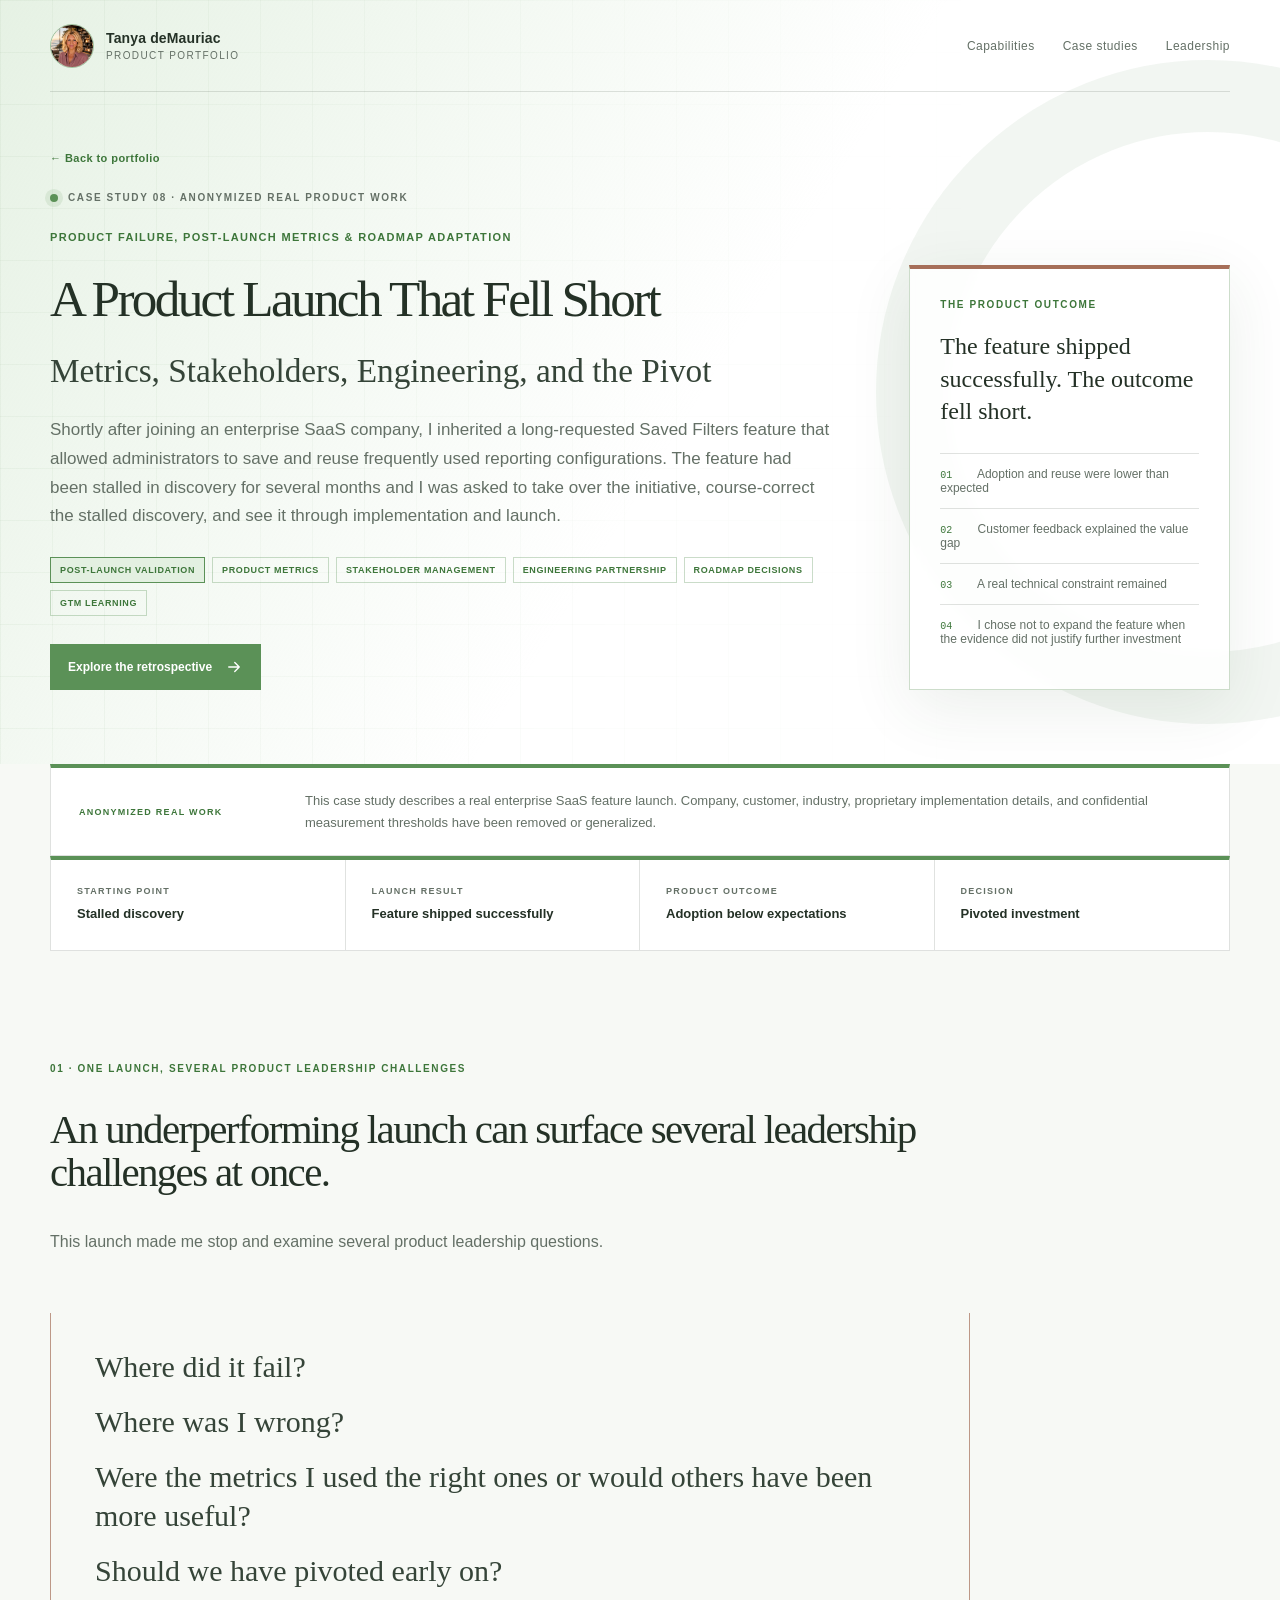
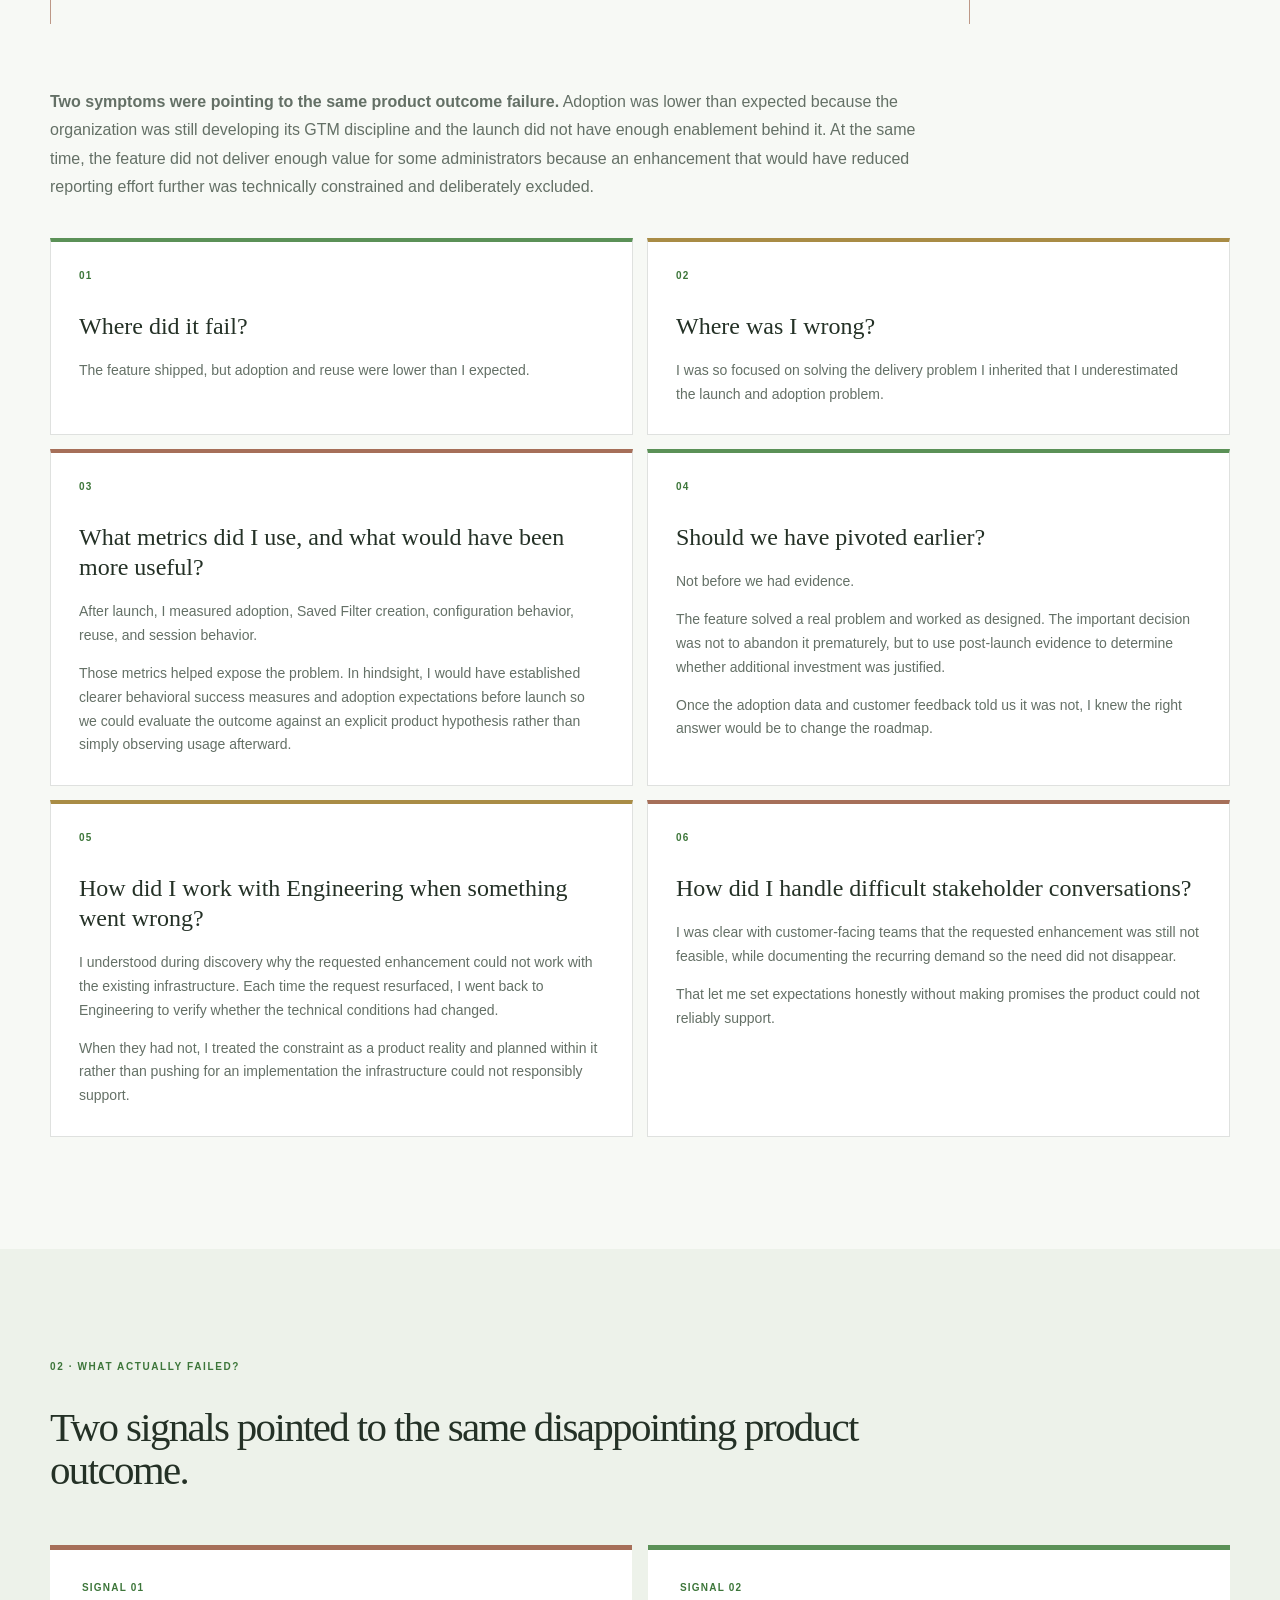
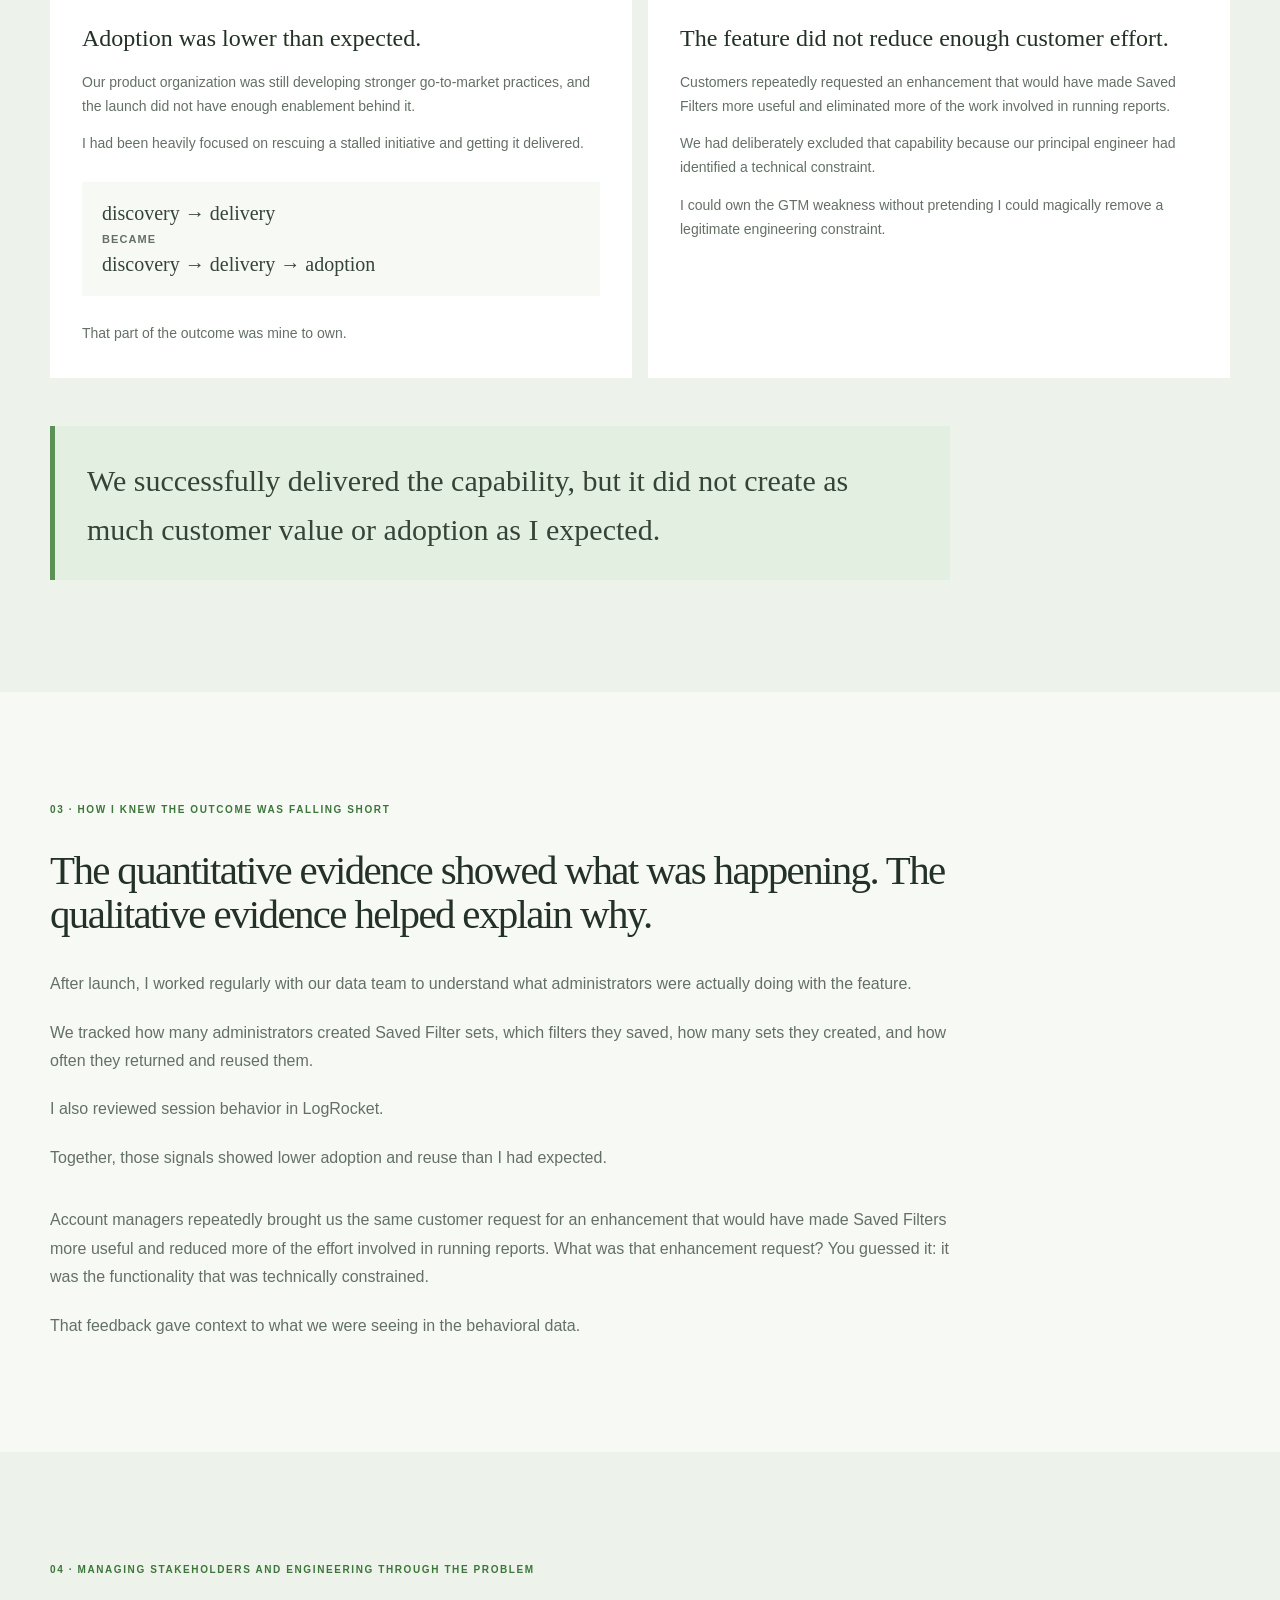
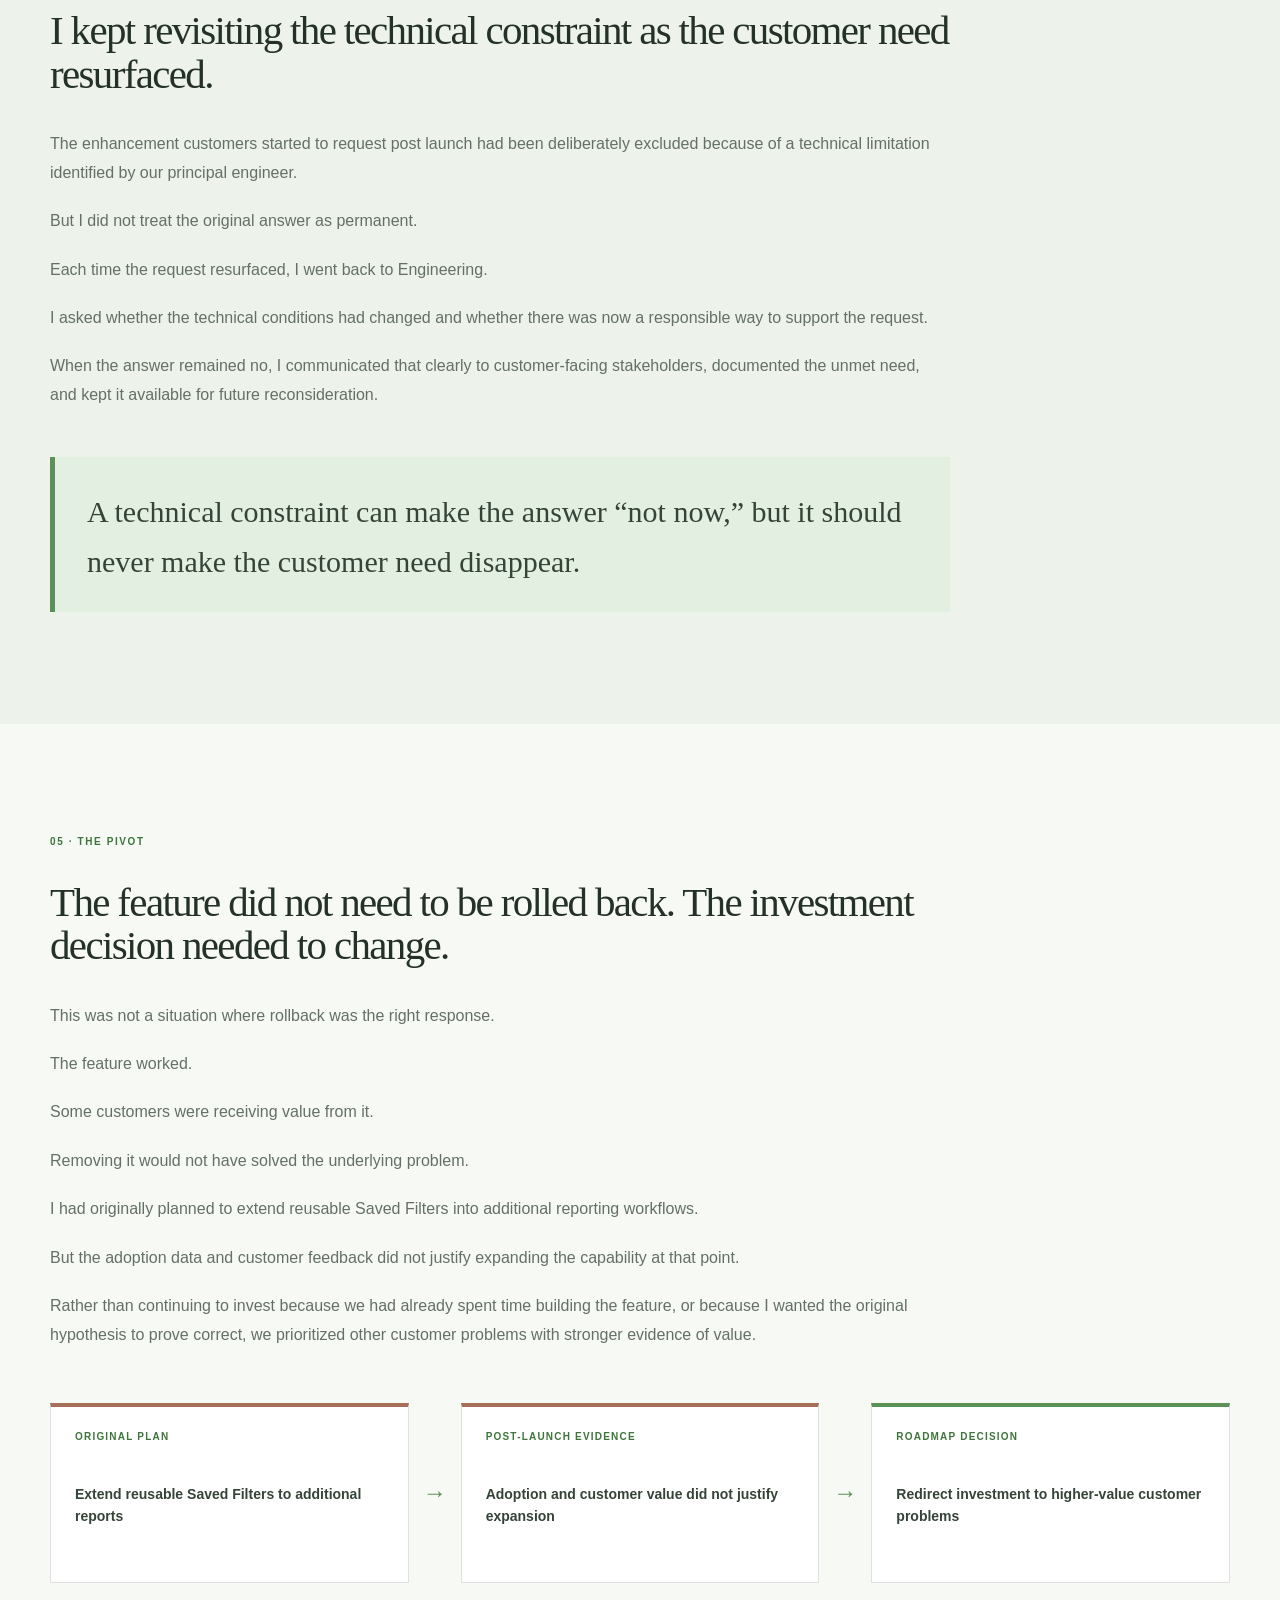
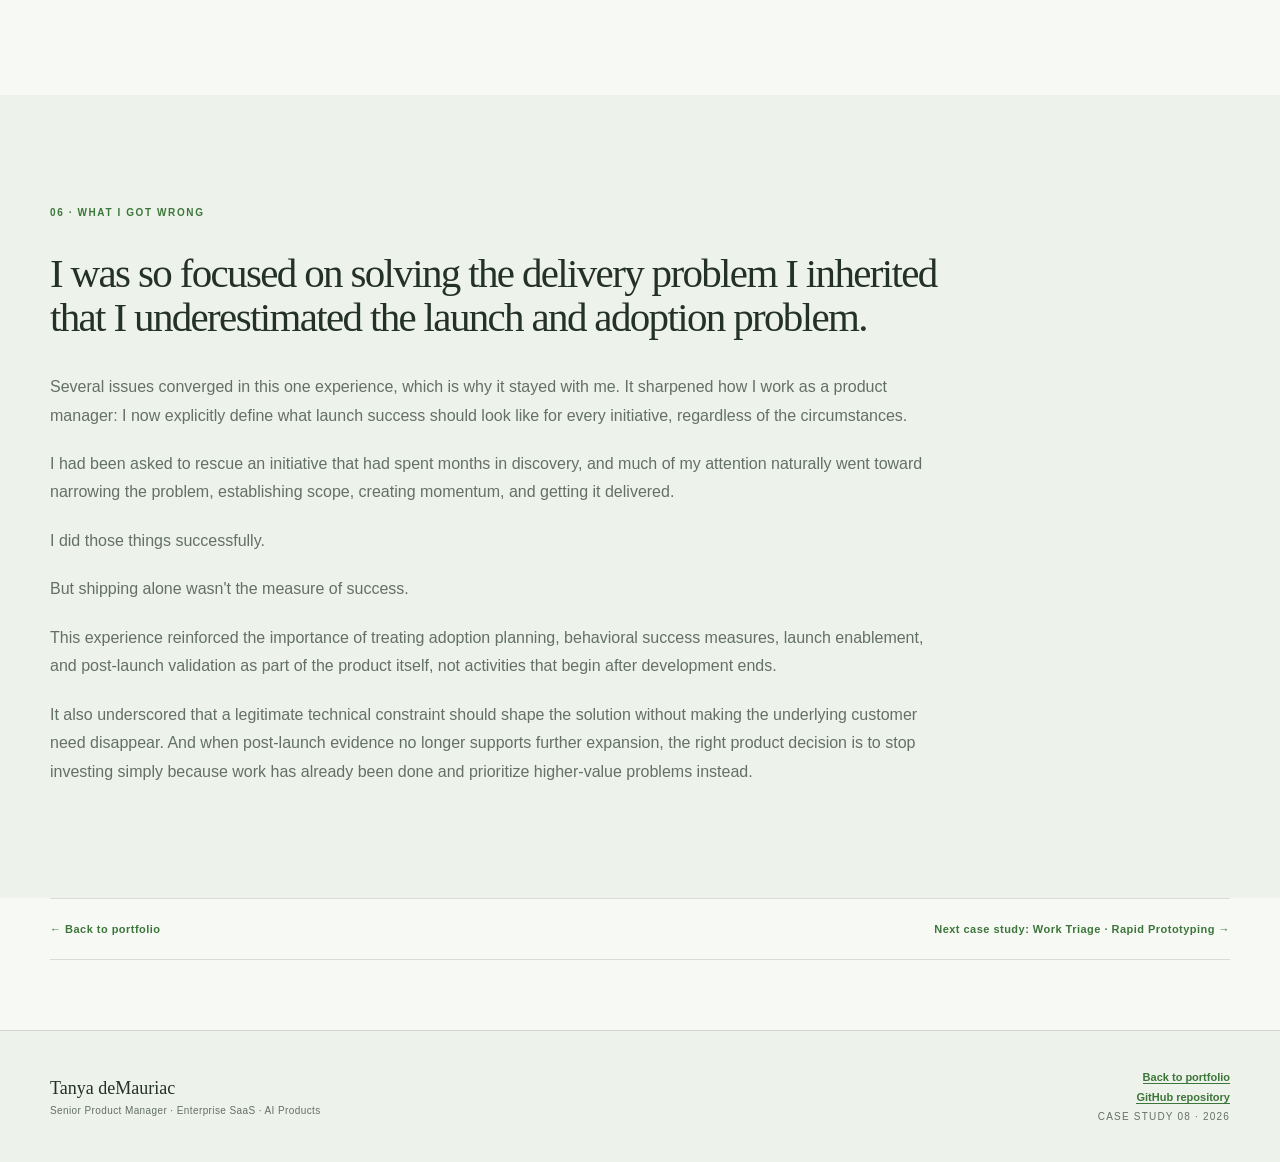
<file: product-launch-fell-short/index.html>
<!doctype html>
<html lang="en">
  <head>
    <meta charset="utf-8" />
    <meta name="viewport" content="width=device-width, initial-scale=1" />
    <title>A Product Launch That Fell Short | Tanya deMauriac</title>
    <meta
      name="description"
      content="An anonymized enterprise SaaS case study about an underperforming product launch, post-launch metrics, stakeholder management, engineering partnership, and a roadmap pivot."
    />
    <link rel="icon" href="../favicon.svg" />
    <link rel="stylesheet" href="../styles.css?v=case-header-portrait-20261013" />

    <!-- Microsoft Clarity analytics -->
    <script type="text/javascript">
      (function(c,l,a,r,i,t,y){
          c[a]=c[a]||function(){(c[a].q=c[a].q||[]).push(arguments)};
          t=l.createElement(r);t.async=1;t.src="https://www.clarity.ms/tag/"+i;
          y=l.getElementsByTagName(r)[0];y.parentNode.insertBefore(t,y);
      })(window, document, "clarity", "script", "ymxdk5bwbi");

      (function () {
        var params = new URLSearchParams(window.location.search);
        var incomingRef = params.get("ref");
        if (incomingRef) {
          sessionStorage.setItem("portfolio_ref", incomingRef);
        }
        var portfolioRef = incomingRef || sessionStorage.getItem("portfolio_ref");
        if (portfolioRef) {
          window.clarity("set", "portfolio_ref", portfolioRef);
        }
      })();
    </script>
  </head>
  <body class="case-page failure-page">
    <main id="top">
      <header class="site-header">
        <a class="brand" href="../" aria-label="Back to product portfolio">
          <img
            class="brand-photo"
            src="../TD%20Profile%20Pic-sm.PNG"
            alt="Portrait of Tanya deMauriac"
            width="44"
            height="44"
            decoding="async"
          />
          <span><strong>Tanya deMauriac</strong><small>Product Portfolio</small></span>
        </a>
        <nav aria-label="Portfolio navigation">
          <a href="../#capabilities">Capabilities</a>
          <a href="../#case-studies">Case studies</a>
          <a href="../#leadership">Leadership</a>
        </nav>
      </header>

      <section class="hero failure-hero">
        <div class="hero-grid" aria-hidden="true"></div>
        <div class="hero-copy">
          <a class="back-link" href="../">← Back to portfolio</a>
          <div class="eyebrow">
            <span class="status-dot"></span> Case Study 08 · Anonymized real product work
          </div>
          <p class="hero-capability">Product Failure, Post-Launch Metrics &amp; Roadmap Adaptation</p>
          <h1>A Product Launch That Fell Short</h1>
          <p class="hero-subtitle">
            Metrics, Stakeholders, Engineering, and the Pivot
          </p>
          <p class="hero-lede">
            Shortly after joining an enterprise SaaS company, I inherited a
            long-requested Saved Filters feature that allowed administrators to
            save and reuse frequently used reporting configurations. The feature
            had been stalled in discovery for several months and I was asked to
            take over the initiative, course-correct the stalled discovery, and
            see it through implementation and launch.
          </p>
          <div
            class="capability-row capability-row-light"
            role="group"
            aria-label="Capabilities demonstrated"
          >
            <span class="capability-primary">Post-Launch Validation</span>
            <span>Product Metrics</span>
            <span>Stakeholder Management</span>
            <span>Engineering Partnership</span>
            <span>Roadmap Decisions</span>
            <span>GTM Learning</span>
          </div>
          <div class="hero-actions">
            <a class="primary-action" href="#retrospective">
              Explore the retrospective
              <svg viewBox="0 0 24 24" aria-hidden="true" class="arrow-icon">
                <path d="M5 12h14M13 6l6 6-6 6"></path>
              </svg>
            </a>
          </div>
        </div>

        <aside class="thesis-card" aria-label="Case study summary">
          <div class="card-kicker">The product outcome</div>
          <p>The feature shipped successfully. The outcome fell short.</p>
          <ol>
            <li><span>01</span> Adoption and reuse were lower than expected</li>
            <li><span>02</span> Customer feedback explained the value gap</li>
            <li><span>03</span> A real technical constraint remained</li>
            <li><span>04</span> I chose not to expand the feature when the evidence did not justify further investment</li>
          </ol>
        </aside>
      </section>

      <section class="case-disclosure section-shell" aria-label="Case study disclosure">
        <strong>Anonymized real work</strong>
        <p>
          This case study describes a real enterprise SaaS feature launch.
          Company, customer, industry, proprietary implementation details, and
          confidential measurement thresholds have been removed or generalized.
        </p>
      </section>

      <section class="overview section-shell" aria-label="Case study overview">
        <div class="overview-item">
          <span>Starting point</span><strong>Stalled discovery</strong>
        </div>
        <div class="overview-item">
          <span>Launch result</span><strong>Feature shipped successfully</strong>
        </div>
        <div class="overview-item">
          <span>Product outcome</span><strong>Adoption below expectations</strong>
        </div>
        <div class="overview-item">
          <span>Decision</span><strong>Pivoted investment</strong>
        </div>
      </section>

      <section class="failure-section section-shell" id="retrospective">
        <div class="section-label">01 · One Launch, Several Product Leadership Challenges</div>
        <div class="failure-prose">
          <h2>An underperforming launch can surface several leadership challenges at once.</h2>
          <p>
            This launch made me stop and examine several product leadership
            questions.
          </p>
        </div>

        <div class="failure-thoughts" aria-label="Retrospective questions">
          <p>Where did it fail?</p>
          <p>Where was I wrong?</p>
          <p>Were the metrics I used the right ones or would others have been more useful?</p>
          <p>Should we have pivoted early on?</p>
        </div>

        <div class="failure-prose failure-retrospective-context">
          <p>
            <strong>Two symptoms were pointing to the same product outcome failure.</strong>
            Adoption was lower than expected because the organization was still
            developing its GTM discipline and the launch did not have enough
            enablement behind it. At the same time, the feature did not deliver
            enough value for some administrators because an enhancement that
            would have reduced reporting effort further was technically
            constrained and deliberately excluded.
          </p>
        </div>

        <div class="failure-qa-grid">
          <article>
            <span>01</span>
            <h3>Where did it fail?</h3>
            <p>
              The feature shipped, but adoption and reuse were lower than I
              expected.
            </p>
          </article>

          <article>
            <span>02</span>
            <h3>Where was I wrong?</h3>
            <p>
              I was so focused on solving the delivery problem I inherited that
              I underestimated the launch and adoption problem.
            </p>
          </article>

          <article>
            <span>03</span>
            <h3>What metrics did I use, and what would have been more useful?</h3>
            <p>
              After launch, I measured adoption, Saved Filter creation,
              configuration behavior, reuse, and session behavior.
            </p>
            <p>
              Those metrics helped expose the problem. In hindsight, I would
              have established clearer behavioral success measures and adoption
              expectations before launch so we could evaluate the outcome
              against an explicit product hypothesis rather than simply
              observing usage afterward.
            </p>
          </article>

          <article>
            <span>04</span>
            <h3>Should we have pivoted earlier?</h3>
            <p>
              Not before we had evidence.
            </p>
            <p>
              The feature solved a real problem and worked as designed. The
              important decision was not to abandon it prematurely, but to use
              post-launch evidence to determine whether additional investment
              was justified.
            </p>
            <p>
              Once the adoption data and customer feedback told us it was not, I
              knew the right answer would be to change the roadmap.
            </p>
          </article>

          <article>
            <span>05</span>
            <h3>How did I work with Engineering when something went wrong?</h3>
            <p>
              I understood during discovery why the requested enhancement could
              not work with the existing infrastructure. Each time the request
              resurfaced, I went back to Engineering to verify whether the
              technical conditions had changed.
            </p>
            <p>
              When they had not, I treated the constraint as a product reality
              and planned within it rather than pushing for an implementation
              the infrastructure could not responsibly support.
            </p>
          </article>

          <article>
            <span>06</span>
            <h3>How did I handle difficult stakeholder conversations?</h3>
            <p>
              I was clear with customer-facing teams that the requested
              enhancement was still not feasible, while documenting the
              recurring demand so the need did not disappear.
            </p>
            <p>
              That let me set expectations honestly without making promises the
              product could not reliably support.
            </p>
          </article>
        </div>
      </section>

      <section class="failure-section failure-tint" id="what-failed">
        <div class="section-shell">
          <div class="section-label">02 · What Actually Failed?</div>
          <div class="failure-prose">
            <h2>Two signals pointed to the same disappointing product outcome.</h2>
          </div>

          <div class="failure-signal-grid">
            <article>
              <span>Signal 01</span>
              <h3>Adoption was lower than expected.</h3>
              <p>
                Our product organization was still developing stronger
                go-to-market practices, and the launch did not have enough
                enablement behind it.
              </p>
              <p>
                I had been heavily focused on rescuing a stalled initiative and
                getting it delivered.
              </p>
              <div class="failure-sequence">
                <strong>discovery → delivery</strong>
                <span>became</span>
                <strong>discovery → delivery → adoption</strong>
              </div>
              <p>That part of the outcome was mine to own.</p>
            </article>

            <article>
              <span>Signal 02</span>
              <h3>The feature did not reduce enough customer effort.</h3>
              <p>
                Customers repeatedly requested an enhancement that would have
                made Saved Filters more useful and eliminated more of the work
                involved in running reports.
              </p>
              <p>
                We had deliberately excluded that capability because our
                principal engineer had identified a technical constraint.
              </p>
              <p>
                I could own the GTM weakness without pretending I could
                magically remove a legitimate engineering constraint.
              </p>
            </article>
          </div>

          <blockquote class="failure-decision">
            <strong>We successfully delivered the capability, but it did not create as much customer value or adoption as I expected.</strong>
          </blockquote>
        </div>
      </section>

      <section class="failure-section section-shell" id="metrics">
        <div class="section-label">03 · How I Knew the Outcome Was Falling Short</div>
        <div class="failure-prose">
          <h2>The quantitative evidence showed what was happening. The qualitative evidence helped explain why.</h2>
          <p>
            After launch, I worked regularly with our data team to understand
            what administrators were actually doing with the feature.
          </p>
          <p>
            We tracked how many administrators created Saved Filter sets, which
            filters they saved, how many sets they created, and how often they
            returned and reused them.
          </p>
          <p>I also reviewed session behavior in LogRocket.</p>
          <p>
            Together, those signals showed lower adoption and reuse than I had
            expected.
          </p>
        </div>

        <div class="failure-prose">
          <p>
            Account managers repeatedly brought us the same customer request
            for an enhancement that would have made Saved Filters more useful
            and reduced more of the effort involved in running reports. What was
            that enhancement request? You guessed it: it was the functionality
            that was technically constrained.
          </p>
          <p>
            That feedback gave context to what we were seeing in the behavioral
            data.
          </p>
        </div>
      </section>

      <section class="failure-section failure-tint" id="stakeholders">
        <div class="section-shell">
          <div class="section-label">04 · Managing Stakeholders and Engineering Through the Problem</div>
          <div class="failure-prose">
            <h2>I kept revisiting the technical constraint as the customer need resurfaced.</h2>
            <p>
              The enhancement customers started to request post launch had been
              deliberately excluded because of a technical limitation identified
              by our principal engineer.
            </p>
            <p>But I did not treat the original answer as permanent.</p>
            <p>
              Each time the request resurfaced, I went back to Engineering.
            </p>
            <p>
              I asked whether the technical conditions had changed and whether
              there was now a responsible way to support the request.
            </p>
            <p>
              When the answer remained no, I communicated that clearly to
              customer-facing stakeholders, documented the unmet need, and kept
              it available for future reconsideration.
            </p>
          </div>

          <blockquote class="failure-decision">
            <strong>A technical constraint can make the answer “not now,” but it should never make the customer need disappear.</strong>
          </blockquote>
        </div>
      </section>

      <section class="failure-section section-shell" id="pivot">
        <div class="section-label">05 · The Pivot</div>
        <div class="failure-prose">
          <h2>The feature did not need to be rolled back. The investment decision needed to change.</h2>
          <p>
            This was not a situation where rollback was the right response.
          </p>
          <p>The feature worked.</p>
          <p>Some customers were receiving value from it.</p>
          <p>Removing it would not have solved the underlying problem.</p>
          <p>
            I had originally planned to extend reusable Saved Filters into
            additional reporting workflows.
          </p>
          <p>
            But the adoption data and customer feedback did not justify
            expanding the capability at that point.
          </p>
          <p>
            Rather than continuing to invest because we had already spent time
            building the feature, or because I wanted the original hypothesis
            to prove correct, we prioritized other customer problems with
            stronger evidence of value.
          </p>
        </div>

        <div class="failure-pivot-flow" aria-label="Roadmap pivot">
          <article>
            <span>Original plan</span>
            <strong>Extend reusable Saved Filters to additional reports</strong>
          </article>
          <div aria-hidden="true">→</div>
          <article>
            <span>Post-launch evidence</span>
            <strong>Adoption and customer value did not justify expansion</strong>
          </article>
          <div aria-hidden="true">→</div>
          <article>
            <span>Roadmap decision</span>
            <strong>Redirect investment to higher-value customer problems</strong>
          </article>
        </div>
      </section>

      <section class="failure-section failure-tint" id="learning">
        <div class="section-shell">
          <div class="section-label">06 · What I Got Wrong</div>
          <div class="failure-prose">
            <h2>I was so focused on solving the delivery problem I inherited that I underestimated the launch and adoption problem.</h2>
            <p>
              Several issues converged in this one experience, which is why it
              stayed with me. It sharpened how I work as a product manager: I now
              explicitly define what launch success should look like for every
              initiative, regardless of the circumstances.
            </p>
            <p>
              I had been asked to rescue an initiative that had spent months in
              discovery, and much of my attention naturally went toward
              narrowing the problem, establishing scope, creating momentum, and
              getting it delivered.
            </p>
            <p>I did those things successfully.</p>
            <p>But shipping alone wasn't the measure of success.</p>
            <p>
              This experience reinforced the importance of treating adoption
              planning, behavioral success measures, launch enablement, and
              post-launch validation as part of the product itself, not
              activities that begin after development ends.
            </p>
            <p>
              It also underscored that a legitimate technical constraint should
              shape the solution without making the underlying customer need
              disappear. And when post-launch evidence no longer supports
              further expansion, the right product decision is to stop investing
              simply because work has already been done and prioritize
              higher-value problems instead.
            </p>
          </div>
        </div>
      </section>

      <nav class="case-end-nav" aria-label="Case study navigation">
        <a href="../">← Back to portfolio</a>
        <a href="../work-triage-prototype/">Next case study: Work Triage · Rapid Prototyping →</a>
      </nav>

      <footer>
        <div>
          <strong>Tanya deMauriac</strong><span>Senior Product Manager · Enterprise SaaS · AI Products</span>
        </div>
        <div class="footer-meta">
          <a href="../">Back to portfolio</a>
          <a href="https://github.com/tanyademauriac-PM/ai-product-portfolio" target="_blank" rel="noopener noreferrer">GitHub repository</a>
          <span>Case Study 08 · 2026</span>
        </div>
      </footer>
    </main>
  </body>
</html>
</file>
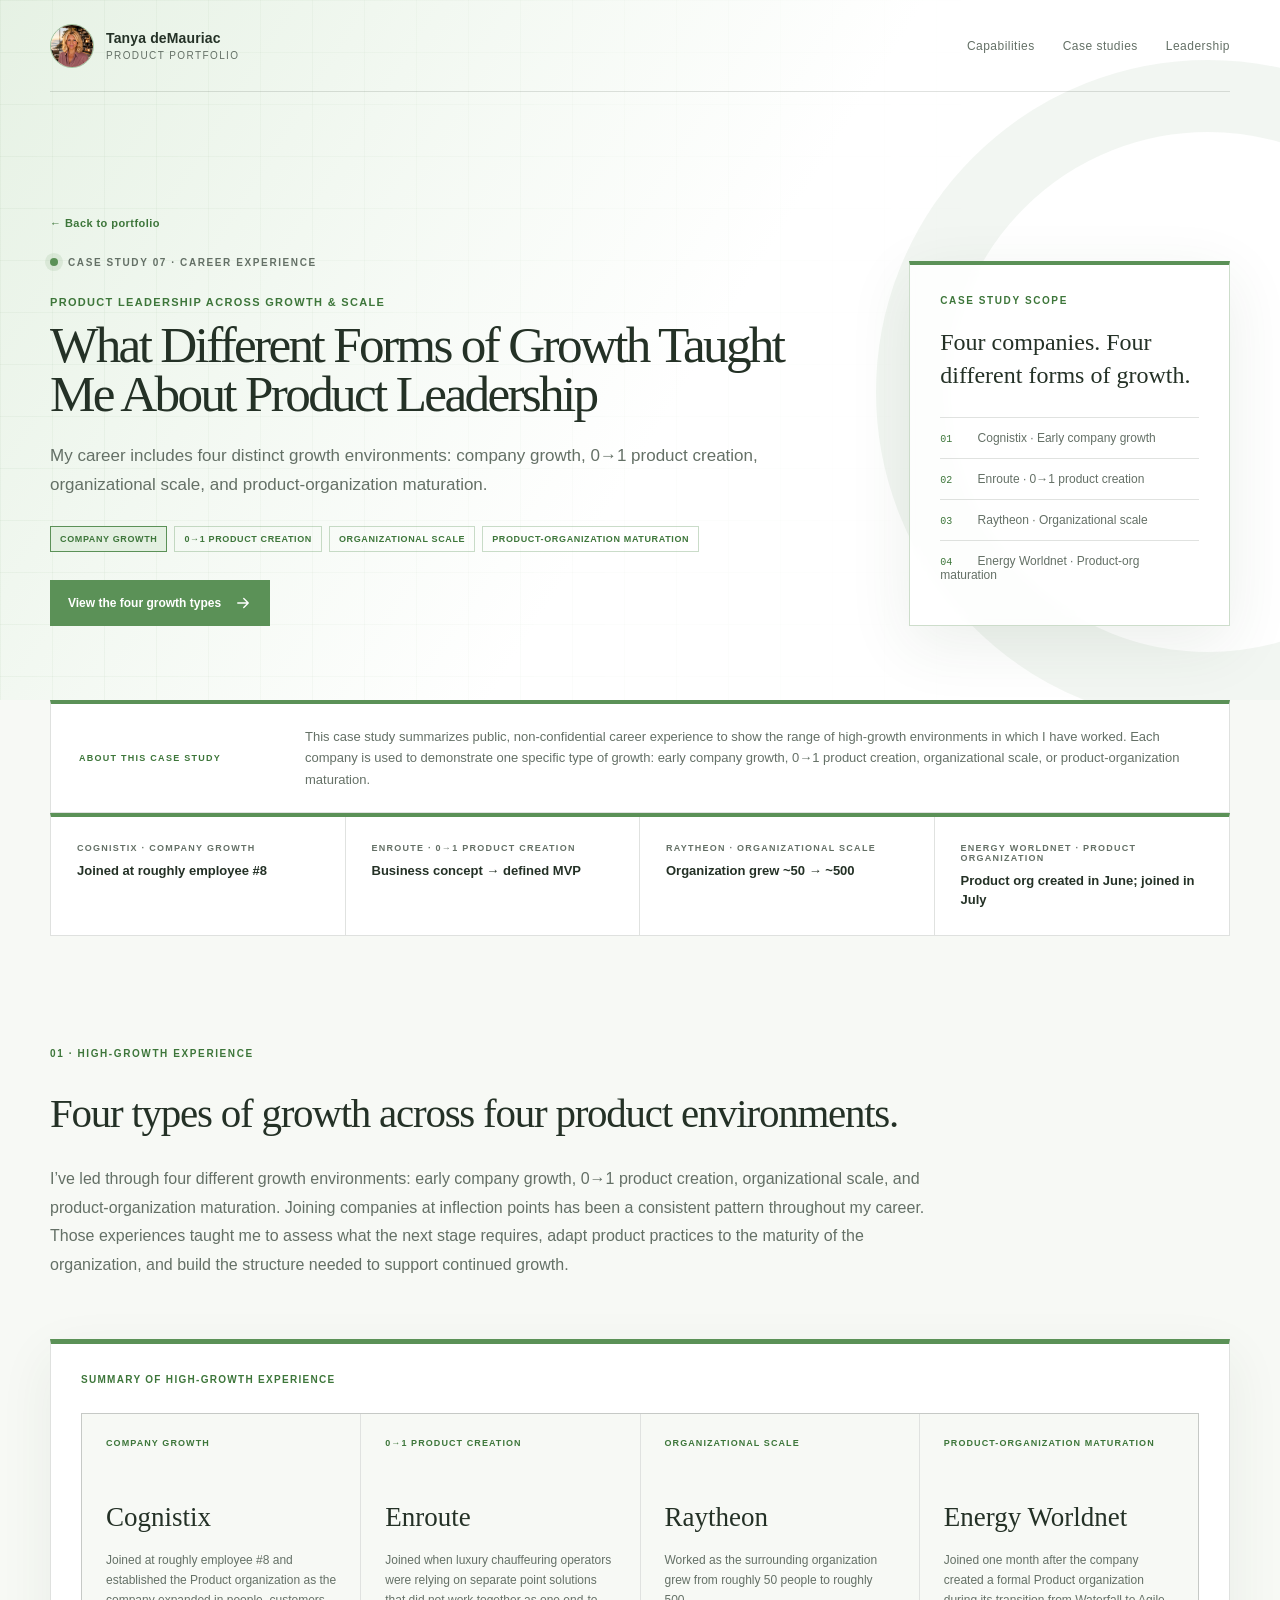
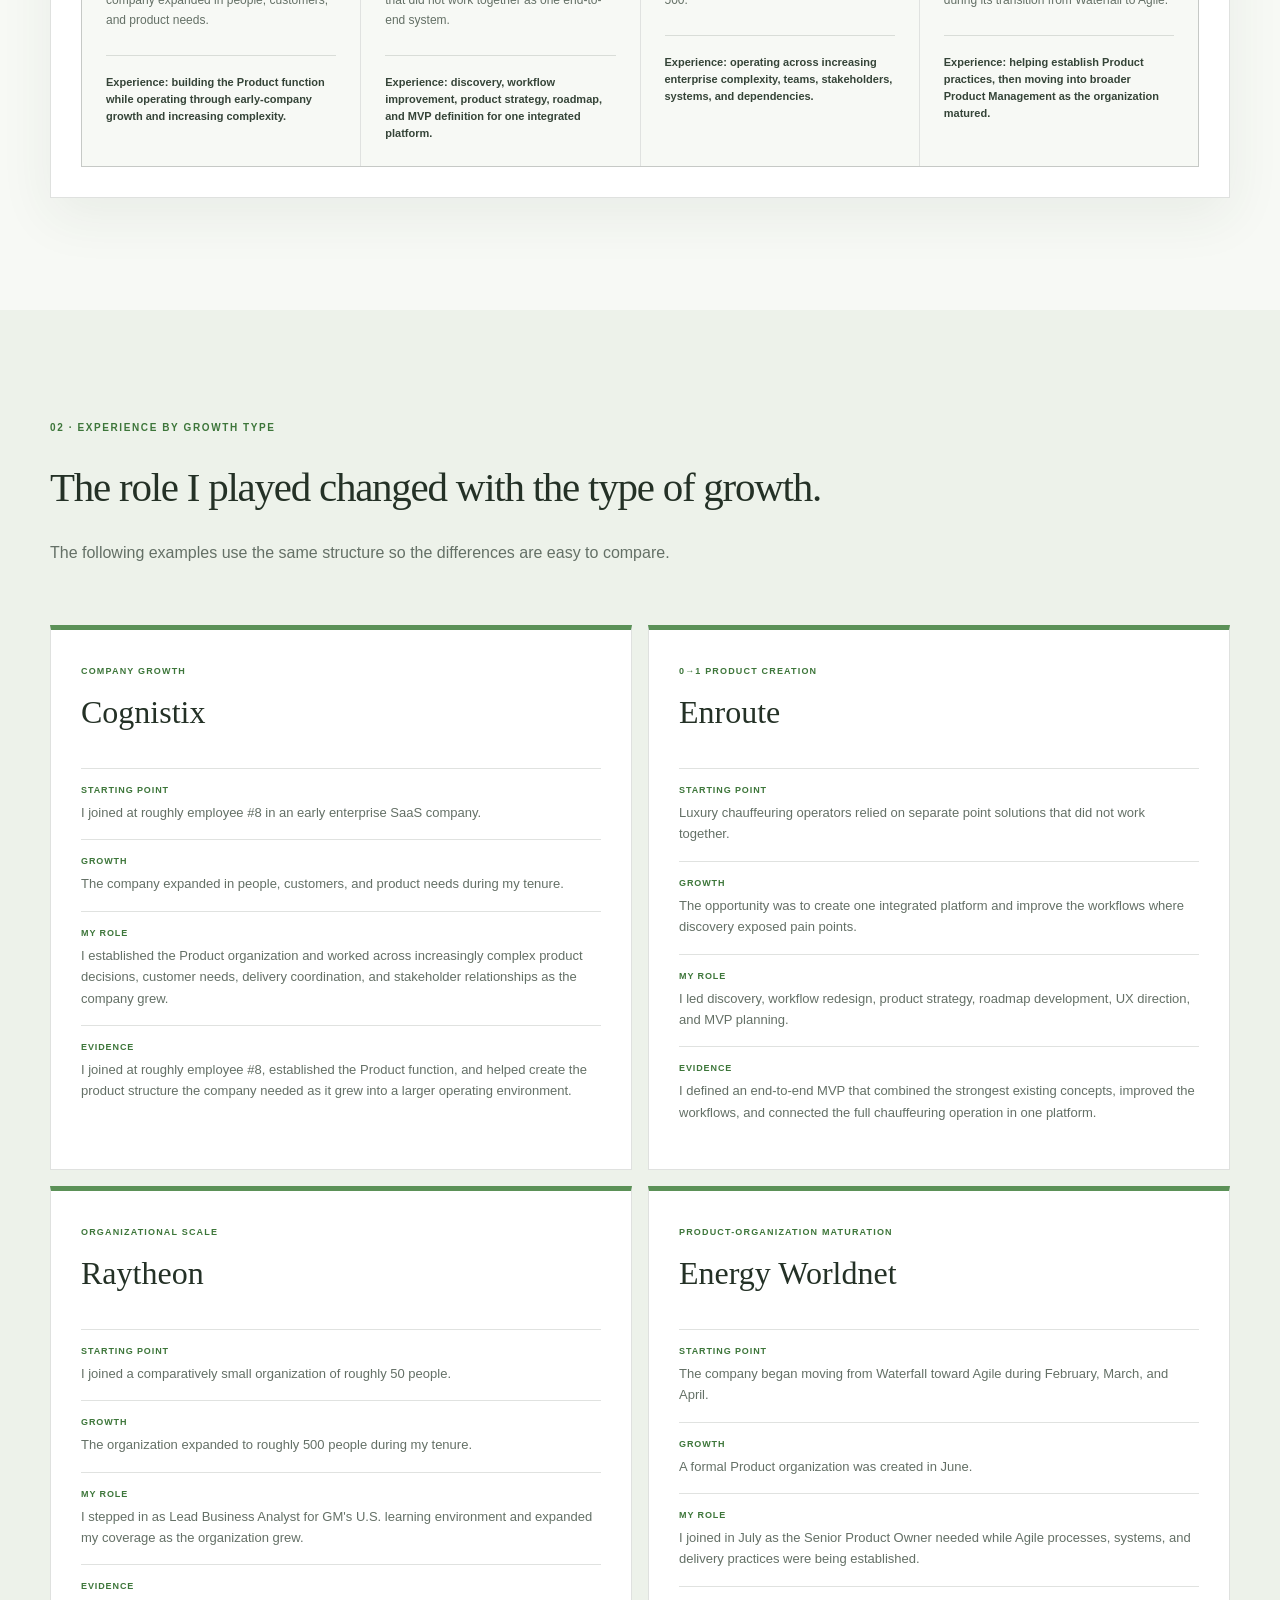
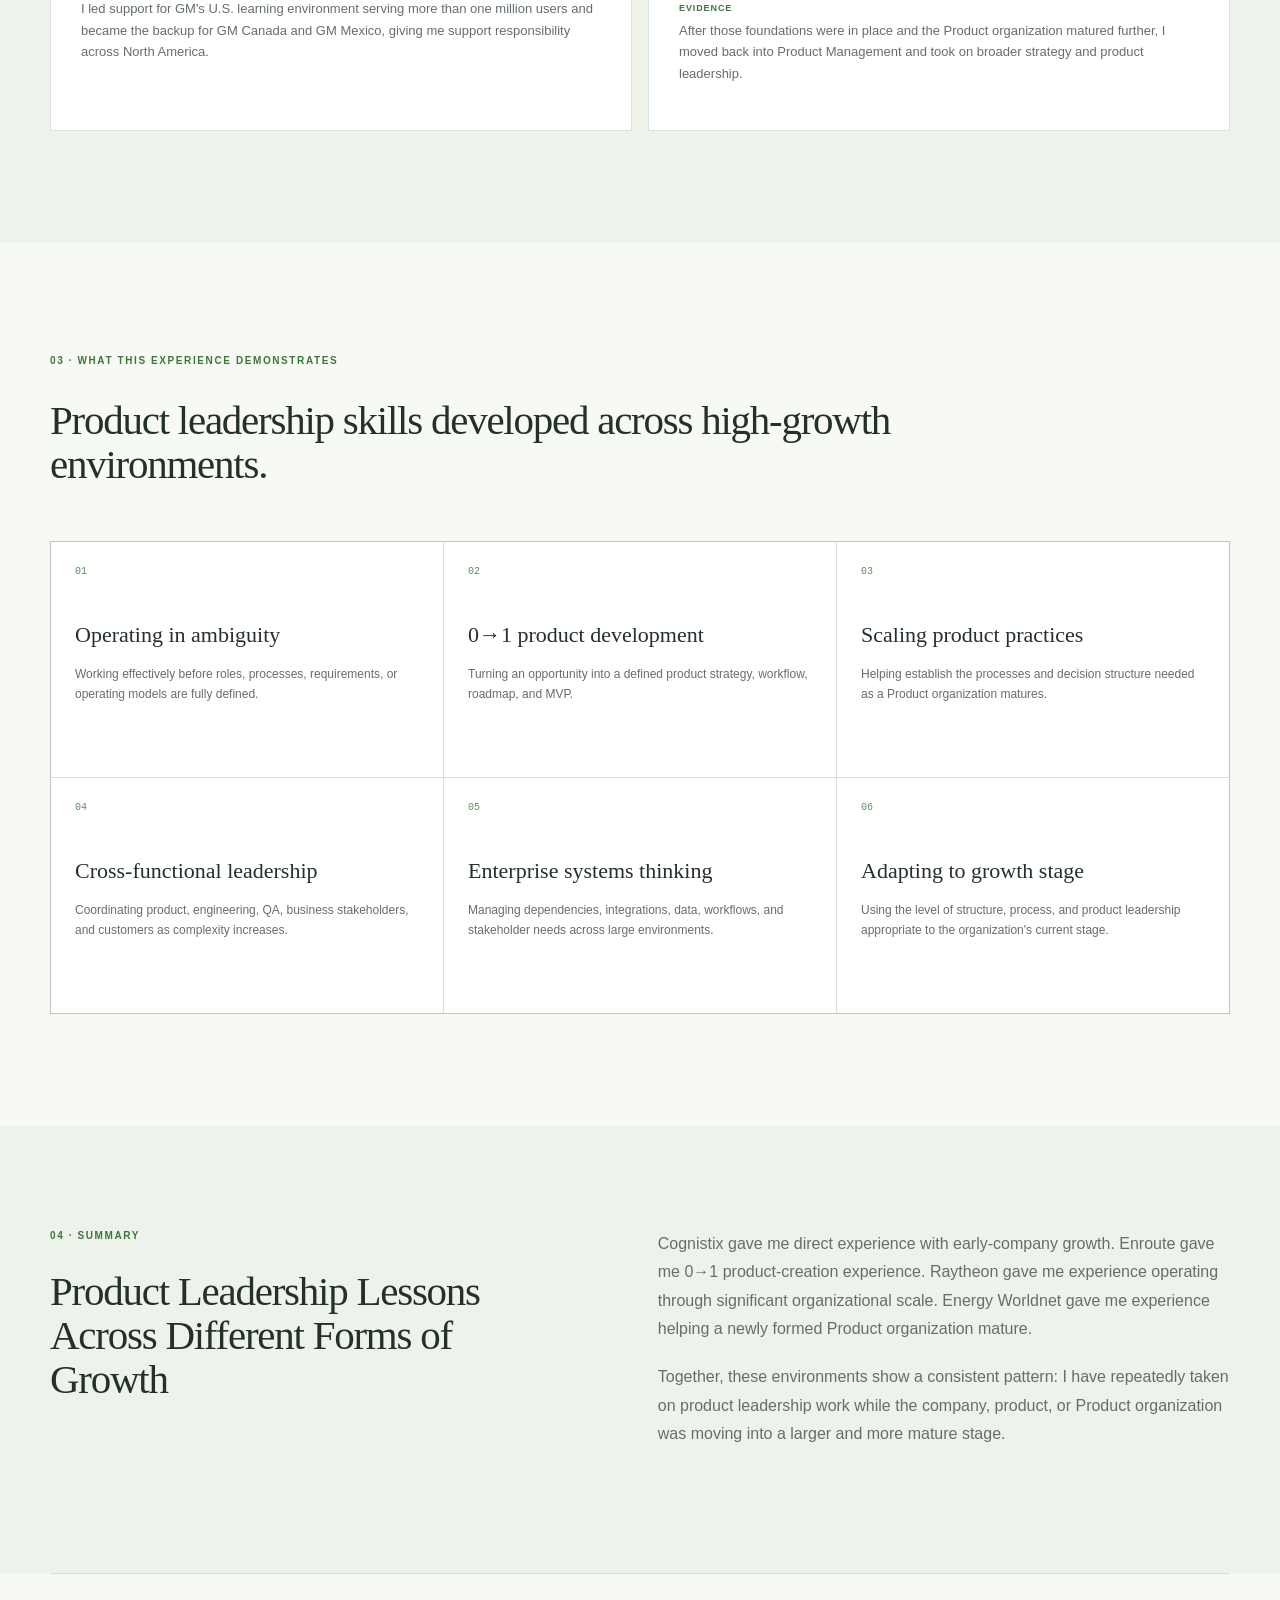
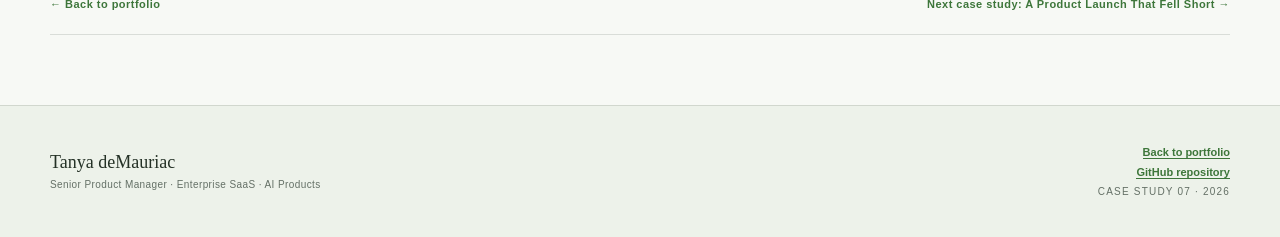
<file: product-leadership-at-inflection-points/index.html>
<!doctype html>
<html lang="en">
  <head>
    <meta charset="utf-8" />
    <meta name="viewport" content="width=device-width, initial-scale=1" />
    <title>What Different Forms of Growth Taught Me About Product Leadership | Tanya deMauriac</title>
    <meta
      name="description"
      content="A product-leadership case study showing four types of high-growth company experience: company growth, zero-to-one product creation, organizational scale, and product-organization maturation."
    />
    <link rel="icon" href="../favicon.svg" />
    <link rel="stylesheet" href="../styles.css?v=case-header-portrait-20261013" />
  
    <!-- Microsoft Clarity analytics -->
    <script type="text/javascript">
      (function(c,l,a,r,i,t,y){
          c[a]=c[a]||function(){(c[a].q=c[a].q||[]).push(arguments)};
          t=l.createElement(r);t.async=1;t.src="https://www.clarity.ms/tag/"+i;
          y=l.getElementsByTagName(r)[0];y.parentNode.insertBefore(t,y);
      })(window, document, "clarity", "script", "ymxdk5bwbi");

      (function () {
        var params = new URLSearchParams(window.location.search);
        var incomingRef = params.get("ref");
        if (incomingRef) {
          sessionStorage.setItem("portfolio_ref", incomingRef);
        }
        var portfolioRef = incomingRef || sessionStorage.getItem("portfolio_ref");
        if (portfolioRef) {
          window.clarity("set", "portfolio_ref", portfolioRef);
        }
      })();
    </script>
  </head>
  <body class="case-page high-growth-page">
    <main id="top">
      <header class="site-header">
        <a class="brand" href="../" aria-label="Back to product portfolio">
          <img
            class="brand-photo"
            src="../TD%20Profile%20Pic-sm.PNG"
            alt="Portrait of Tanya deMauriac"
            width="44"
            height="44"
            decoding="async"
          />
          <span><strong>Tanya deMauriac</strong><small>Product Portfolio</small></span>
        </a>
        <nav aria-label="Portfolio navigation">
          <a href="../#capabilities">Capabilities</a>
          <a href="../#case-studies">Case studies</a>
          <a href="../#leadership">Leadership</a>
        </nav>
      </header>

      <section class="hero high-growth-hero">
        <div class="hero-grid" aria-hidden="true"></div>
        <div class="hero-copy">
          <a class="back-link" href="../">← Back to portfolio</a>
          <div class="eyebrow">
            <span class="status-dot"></span> Case Study 07 · Career experience
          </div>
          <p class="hero-capability">Product Leadership Across Growth &amp; Scale</p>
          <h1>What Different Forms of Growth Taught Me About Product Leadership</h1>
          <p class="hero-lede">
            My career includes four distinct growth environments: company growth,
            0→1 product creation, organizational scale, and
            product-organization maturation.
          </p>
          <div class="capability-row capability-row-light" role="group" aria-label="Growth and scale experience">
            <span class="capability-primary">Company Growth</span>
            <span>0→1 Product Creation</span>
            <span>Organizational Scale</span>
            <span>Product-Organization Maturation</span>
          </div>
          <div class="hero-actions">
            <a class="primary-action" href="#overview">
              View the four growth types
              <svg viewBox="0 0 24 24" aria-hidden="true" class="arrow-icon">
                <path d="M5 12h14M13 6l6 6-6 6"></path>
              </svg>
            </a>
          </div>
        </div>

        <aside class="thesis-card" aria-label="Case study summary">
          <div class="card-kicker">Case study scope</div>
          <p>Four companies. Four different forms of growth.</p>
          <ol>
            <li><span>01</span> Cognistix · Early company growth</li>
            <li><span>02</span> Enroute · 0→1 product creation</li>
            <li><span>03</span> Raytheon · Organizational scale</li>
            <li><span>04</span> Energy Worldnet · Product-org maturation</li>
          </ol>
        </aside>
      </section>

      <section class="case-disclosure section-shell" aria-label="Case study disclosure">
        <strong>About this case study</strong>
        <p>
          This case study summarizes public, non-confidential career experience
          to show the range of high-growth environments in which I have worked.
          Each company is used to demonstrate one specific type of growth: early company growth, 0→1 product creation, organizational scale, or product-organization maturation.
        </p>
      </section>

      <section class="overview section-shell" aria-label="High-growth proof points">
        <div class="overview-item">
          <span>Cognistix · Company growth</span>
          <strong>Joined at roughly employee #8</strong>
        </div>
        <div class="overview-item">
          <span>Enroute · 0→1 product creation</span>
          <strong>Business concept → defined MVP</strong>
        </div>
        <div class="overview-item">
          <span>Raytheon · Organizational scale</span>
          <strong>Organization grew ~50 → ~500</strong>
        </div>
        <div class="overview-item">
          <span>Energy Worldnet · Product organization</span>
          <strong>Product org created in June; joined in July</strong>
        </div>
      </section>

      <section class="high-growth-section section-shell" id="overview">
        <div class="section-label">01 · High-Growth Experience</div>
        <div class="high-growth-prose">
          <h2>Four types of growth across four product environments.</h2>
          <p>
            I’ve led through four different growth environments: early company
            growth, 0→1 product creation, organizational scale, and
            product-organization maturation. Joining companies at inflection
            points has been a consistent pattern throughout my career. Those
            experiences taught me to assess what the next stage requires,
            adapt product practices to the maturity of the organization, and
            build the structure needed to support continued growth.
          </p>
        </div>

        <figure class="high-growth-visual growth-proof-visual">
          <figcaption>Summary of high-growth experience</figcaption>
          <div class="growth-proof-grid">
            <article>
              <span>Company growth</span>
              <strong>Cognistix</strong>
              <p>Joined at roughly employee #8 and established the Product organization as the company expanded in people, customers, and product needs.</p>
              <em>Experience: building the Product function while operating through early-company growth and increasing complexity.</em>
            </article>
            <article>
              <span>0→1 product creation</span>
              <strong>Enroute</strong>
              <p>Joined when luxury chauffeuring operators were relying on separate point solutions that did not work together as one end-to-end system.</p>
              <em>Experience: discovery, workflow improvement, product strategy, roadmap, and MVP definition for one integrated platform.</em>
            </article>
            <article>
              <span>Organizational scale</span>
              <strong>Raytheon</strong>
              <p>Worked as the surrounding organization grew from roughly 50 people to roughly 500.</p>
              <em>Experience: operating across increasing enterprise complexity, teams, stakeholders, systems, and dependencies.</em>
            </article>
            <article>
              <span>Product-organization maturation</span>
              <strong>Energy Worldnet</strong>
              <p>Joined one month after the company created a formal Product organization during its transition from Waterfall to Agile.</p>
              <em>Experience: helping establish Product practices, then moving into broader Product Management as the organization matured.</em>
            </article>
          </div>
        </figure>
      </section>

      <section class="high-growth-section high-growth-tint" id="details">
        <div class="section-shell">
          <div class="section-label">02 · Experience by Growth Type</div>
          <div class="high-growth-prose">
            <h2>The role I played changed with the type of growth.</h2>
            <p>
              The following examples use the same structure so the differences
              are easy to compare.
            </p>
          </div>

          <div class="growth-example-grid">
            <article>
              <div class="growth-example-heading">
                <span>Company growth</span>
                <h3>Cognistix</h3>
              </div>
              <dl>
                <div>
                  <dt>Starting point</dt>
                  <dd>I joined at roughly employee #8 in an early enterprise SaaS company.</dd>
                </div>
                <div>
                  <dt>Growth</dt>
                  <dd>The company expanded in people, customers, and product needs during my tenure.</dd>
                </div>
                <div>
                  <dt>My role</dt>
                  <dd>I established the Product organization and worked across increasingly complex product decisions, customer needs, delivery coordination, and stakeholder relationships as the company grew.</dd>
                </div>
                <div>
                  <dt>Evidence</dt>
                  <dd>I joined at roughly employee #8, established the Product function, and helped create the product structure the company needed as it grew into a larger operating environment.</dd>
                </div>
              </dl>
            </article>

            <article>
              <div class="growth-example-heading">
                <span>0→1 product creation</span>
                <h3>Enroute</h3>
              </div>
              <dl>
                <div>
                  <dt>Starting point</dt>
                  <dd>Luxury chauffeuring operators relied on separate point solutions that did not work together.</dd>
                </div>
                <div>
                  <dt>Growth</dt>
                  <dd>The opportunity was to create one integrated platform and improve the workflows where discovery exposed pain points.</dd>
                </div>
                <div>
                  <dt>My role</dt>
                  <dd>I led discovery, workflow redesign, product strategy, roadmap development, UX direction, and MVP planning.</dd>
                </div>
                <div>
                  <dt>Evidence</dt>
                  <dd>I defined an end-to-end MVP that combined the strongest existing concepts, improved the workflows, and connected the full chauffeuring operation in one platform.</dd>
                </div>
              </dl>
            </article>

            <article>
              <div class="growth-example-heading">
                <span>Organizational scale</span>
                <h3>Raytheon</h3>
              </div>
              <dl>
                <div>
                  <dt>Starting point</dt>
                  <dd>I joined a comparatively small organization of roughly 50 people.</dd>
                </div>
                <div>
                  <dt>Growth</dt>
                  <dd>The organization expanded to roughly 500 people during my tenure.</dd>
                </div>
                <div>
                  <dt>My role</dt>
                  <dd>I stepped in as Lead Business Analyst for GM's U.S. learning environment and expanded my coverage as the organization grew.</dd>
                </div>
                <div>
                  <dt>Evidence</dt>
                  <dd>I led support for GM's U.S. learning environment serving more than one million users and became the backup for GM Canada and GM Mexico, giving me support responsibility across North America.</dd>
                </div>
              </dl>
            </article>

            <article>
              <div class="growth-example-heading">
                <span>Product-organization maturation</span>
                <h3>Energy Worldnet</h3>
              </div>
              <dl>
                <div>
                  <dt>Starting point</dt>
                  <dd>The company began moving from Waterfall toward Agile during February, March, and April.</dd>
                </div>
                <div>
                  <dt>Growth</dt>
                  <dd>A formal Product organization was created in June.</dd>
                </div>
                <div>
                  <dt>My role</dt>
                  <dd>I joined in July as the Senior Product Owner needed while Agile processes, systems, and delivery practices were being established.</dd>
                </div>
                <div>
                  <dt>Evidence</dt>
                  <dd>After those foundations were in place and the Product organization matured further, I moved back into Product Management and took on broader strategy and product leadership.</dd>
                </div>
              </dl>
            </article>
          </div>
        </div>
      </section>

      <section class="high-growth-section section-shell" id="capabilities">
        <div class="section-label">03 · What This Experience Demonstrates</div>
        <div class="high-growth-prose">
          <h2>Product leadership skills developed across high-growth environments.</h2>
        </div>

        <div class="growth-capability-grid">
          <article>
            <span>01</span>
            <strong>Operating in ambiguity</strong>
            <p>Working effectively before roles, processes, requirements, or operating models are fully defined.</p>
          </article>
          <article>
            <span>02</span>
            <strong>0→1 product development</strong>
            <p>Turning an opportunity into a defined product strategy, workflow, roadmap, and MVP.</p>
          </article>
          <article>
            <span>03</span>
            <strong>Scaling product practices</strong>
            <p>Helping establish the processes and decision structure needed as a Product organization matures.</p>
          </article>
          <article>
            <span>04</span>
            <strong>Cross-functional leadership</strong>
            <p>Coordinating product, engineering, QA, business stakeholders, and customers as complexity increases.</p>
          </article>
          <article>
            <span>05</span>
            <strong>Enterprise systems thinking</strong>
            <p>Managing dependencies, integrations, data, workflows, and stakeholder needs across large environments.</p>
          </article>
          <article>
            <span>06</span>
            <strong>Adapting to growth stage</strong>
            <p>Using the level of structure, process, and product leadership appropriate to the organization's current stage.</p>
          </article>
        </div>
      </section>

      <section class="high-growth-close">
        <div class="section-shell high-growth-close-grid">
          <div>
            <div class="section-label">04 · Summary</div>
            <h2>Product Leadership Lessons Across Different Forms of Growth</h2>
          </div>
          <div>
            <p>
              Cognistix gave me direct experience with early-company growth.
              Enroute gave me 0→1 product-creation experience. Raytheon gave me
              experience operating through significant organizational scale.
              Energy Worldnet gave me experience helping a newly formed Product
              organization mature.
            </p>
            <p>
              Together, these environments show a consistent pattern: I have repeatedly
              taken on product leadership work while the company, product, or
              Product organization was moving into a larger and more mature stage.
            </p>
          </div>
        </div>
      </section>

      <nav class="case-end-nav" aria-label="Case study navigation">
        <a href="../">← Back to portfolio</a>
        <a href="../product-launch-fell-short/">Next case study: A Product Launch That Fell Short →</a>
      </nav>

      <footer>
        <div>
          <strong>Tanya deMauriac</strong><span>Senior Product Manager · Enterprise SaaS · AI Products</span>
        </div>
        <div class="footer-meta">
          <a href="../">Back to portfolio</a>
          <a href="https://github.com/tanyademauriac-PM/ai-product-portfolio" target="_blank" rel="noopener noreferrer">GitHub repository</a>
          <span>Case Study 07 · 2026</span>
        </div>
      </footer>
    </main>
  </body>
</html>
</file>
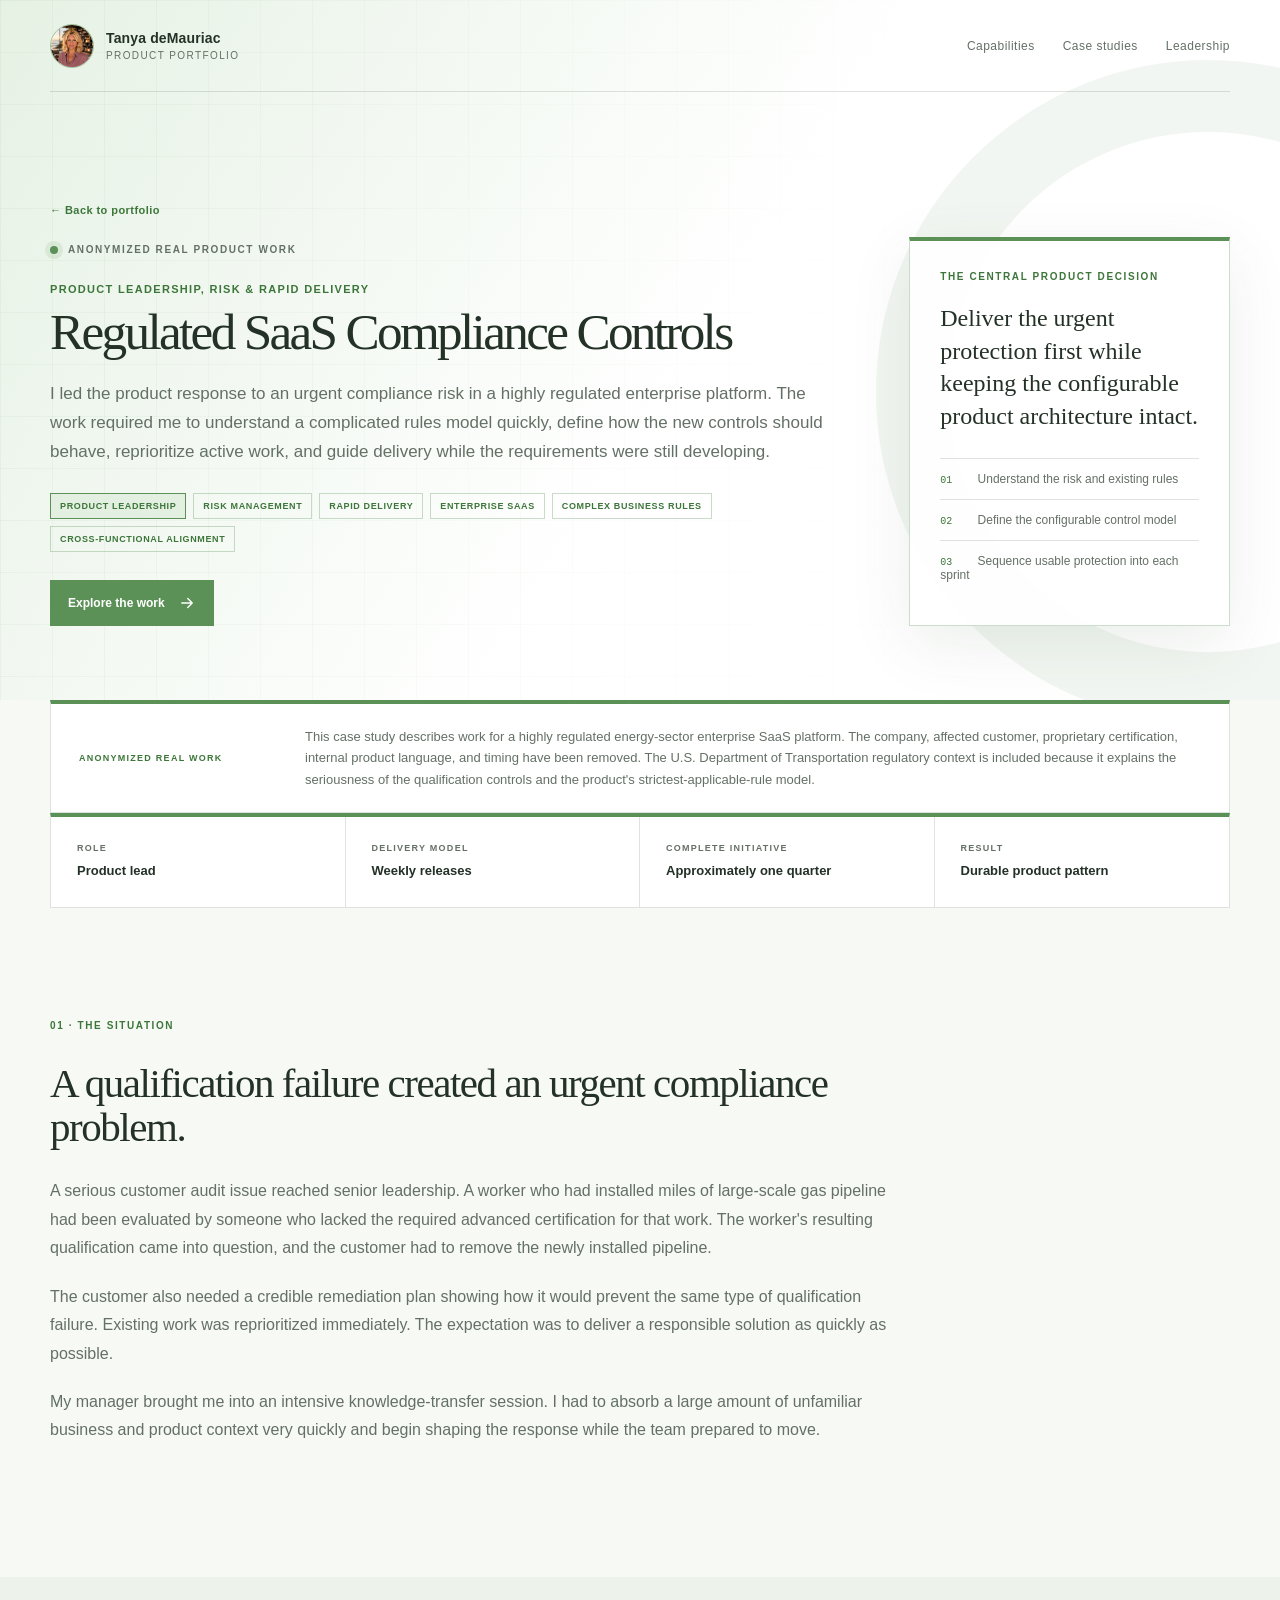
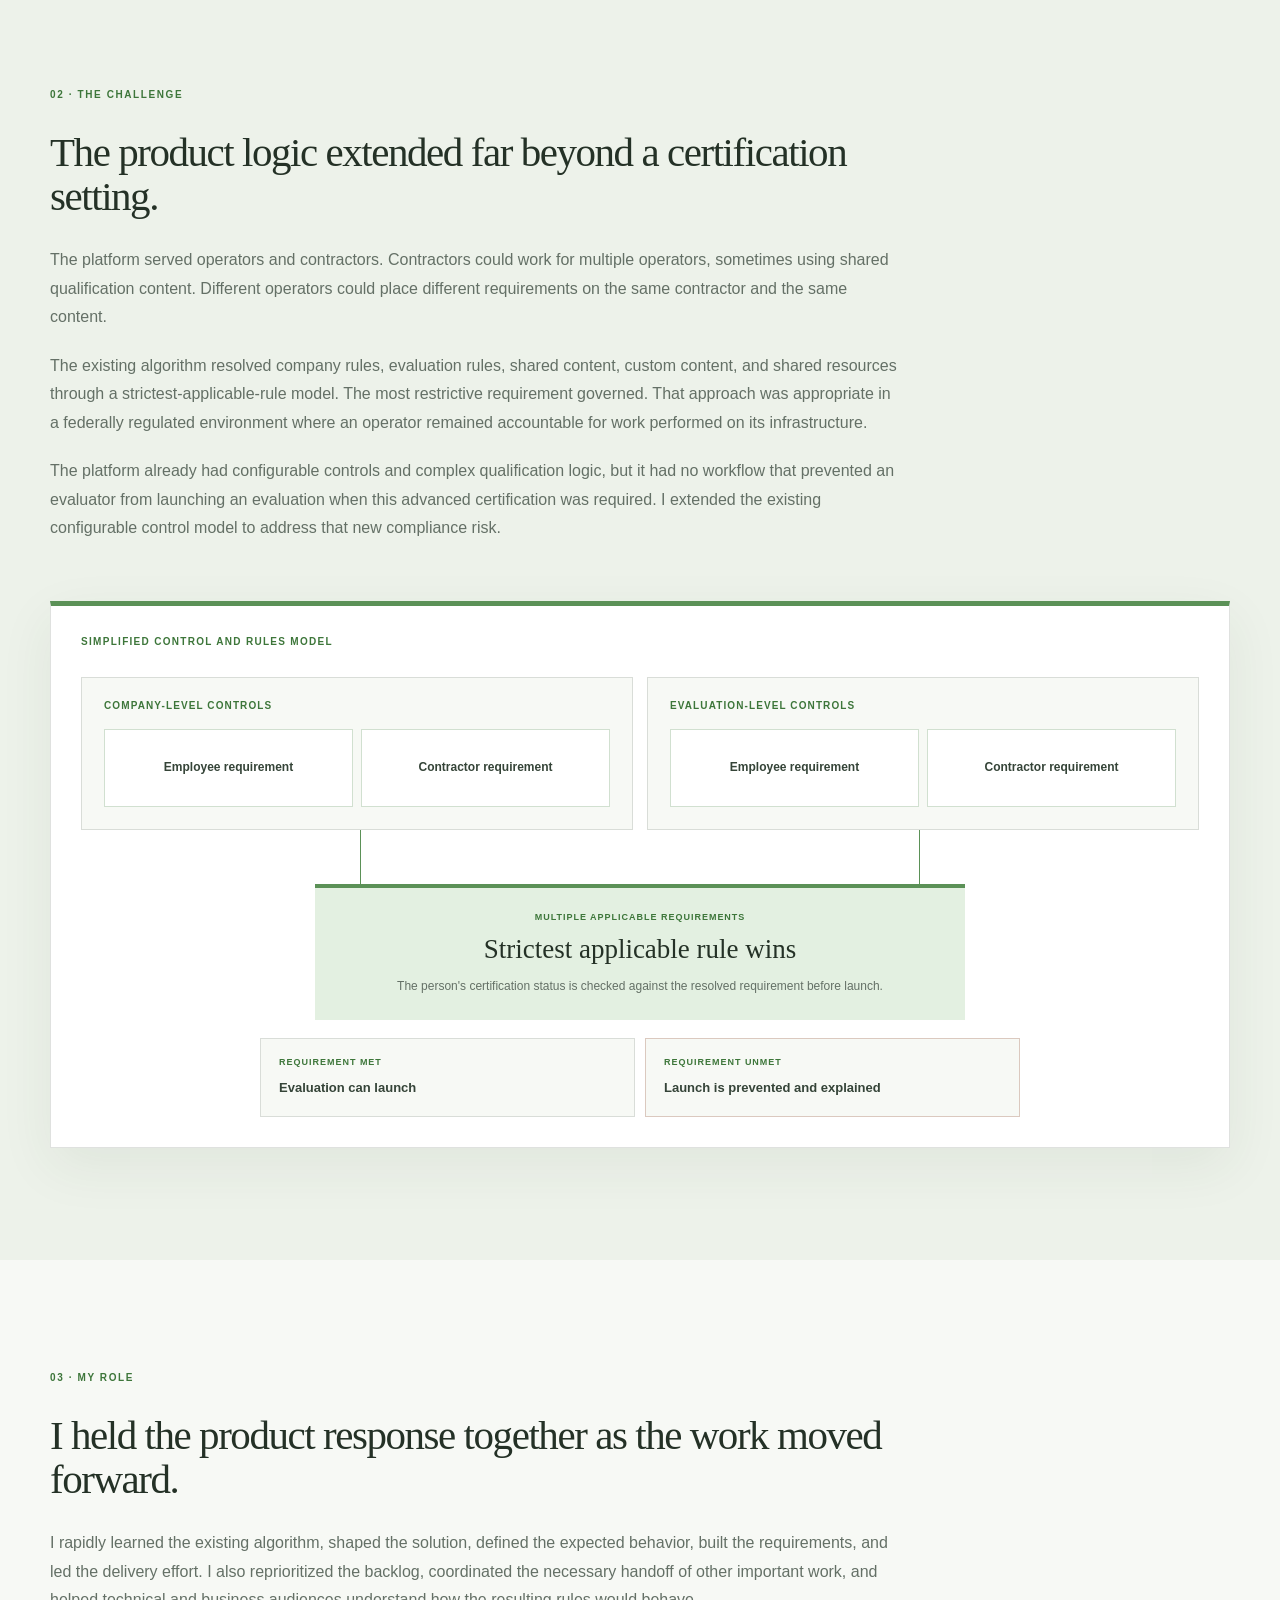
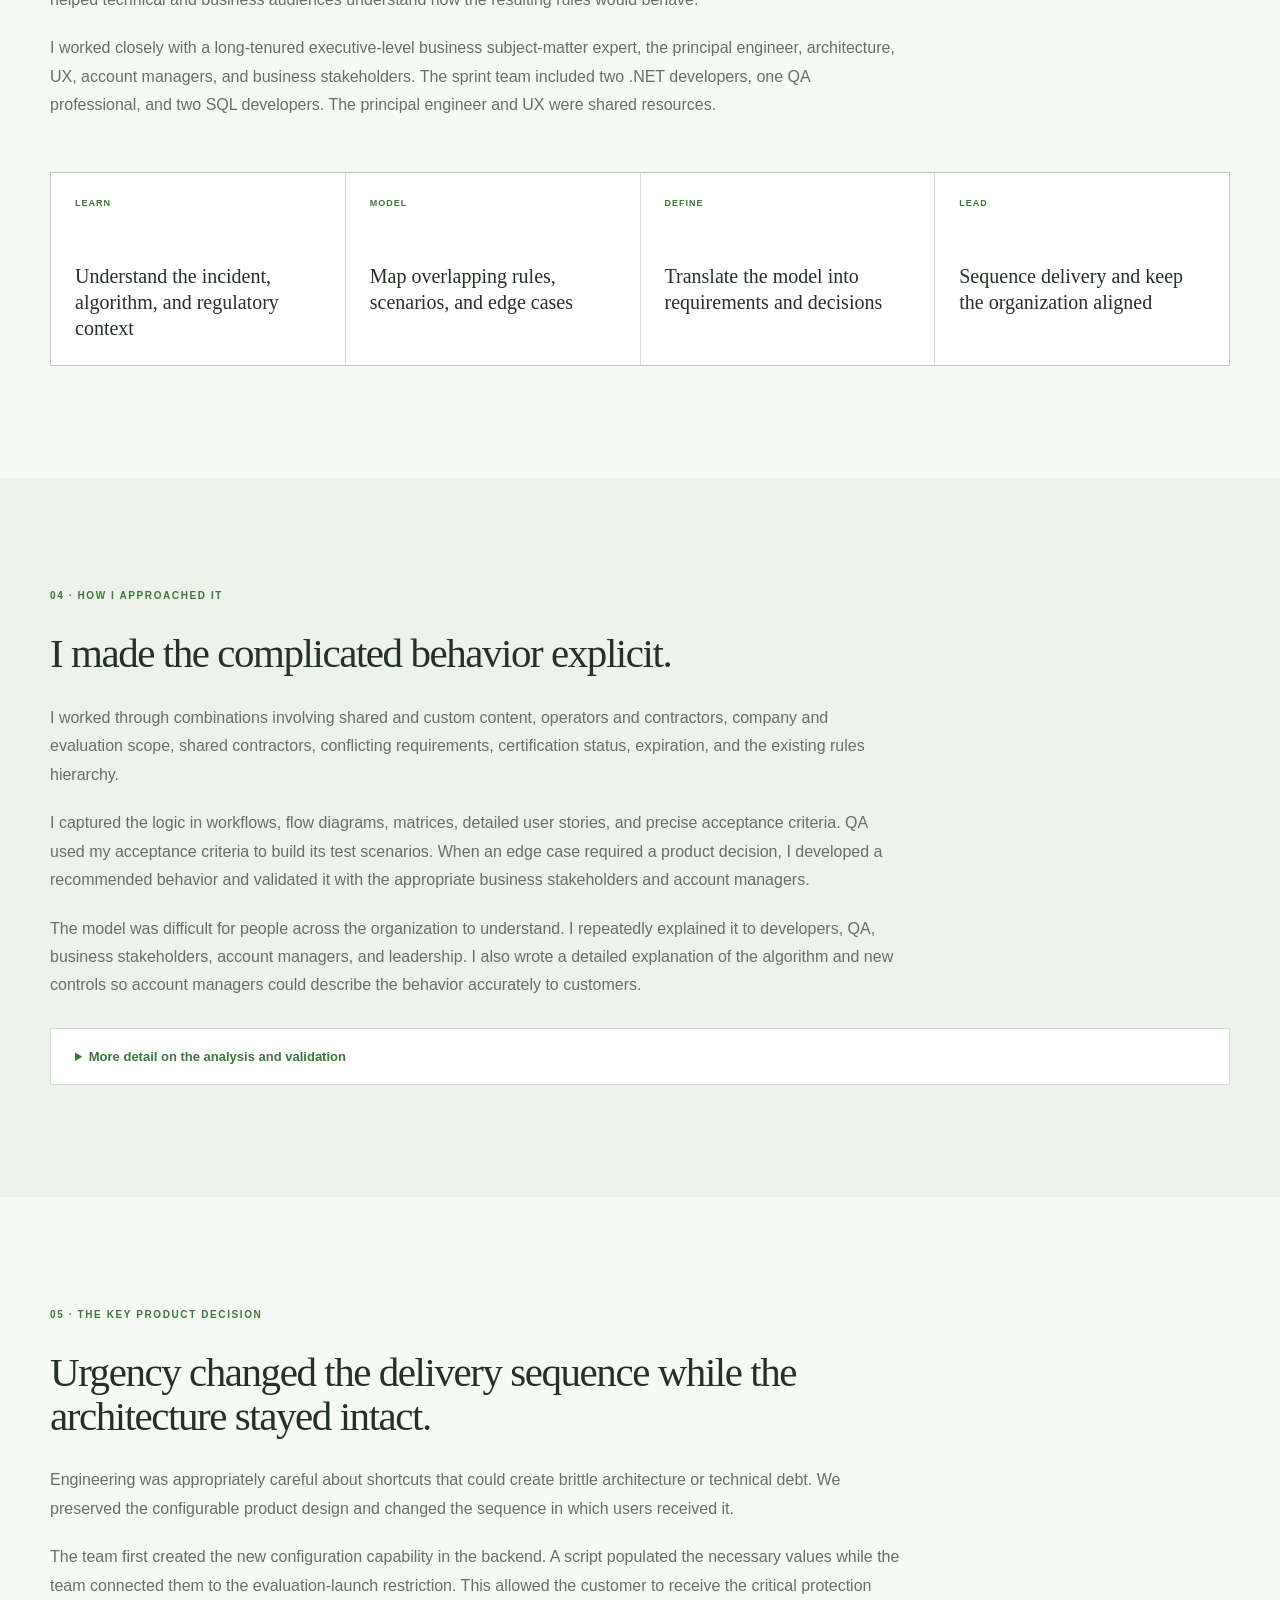
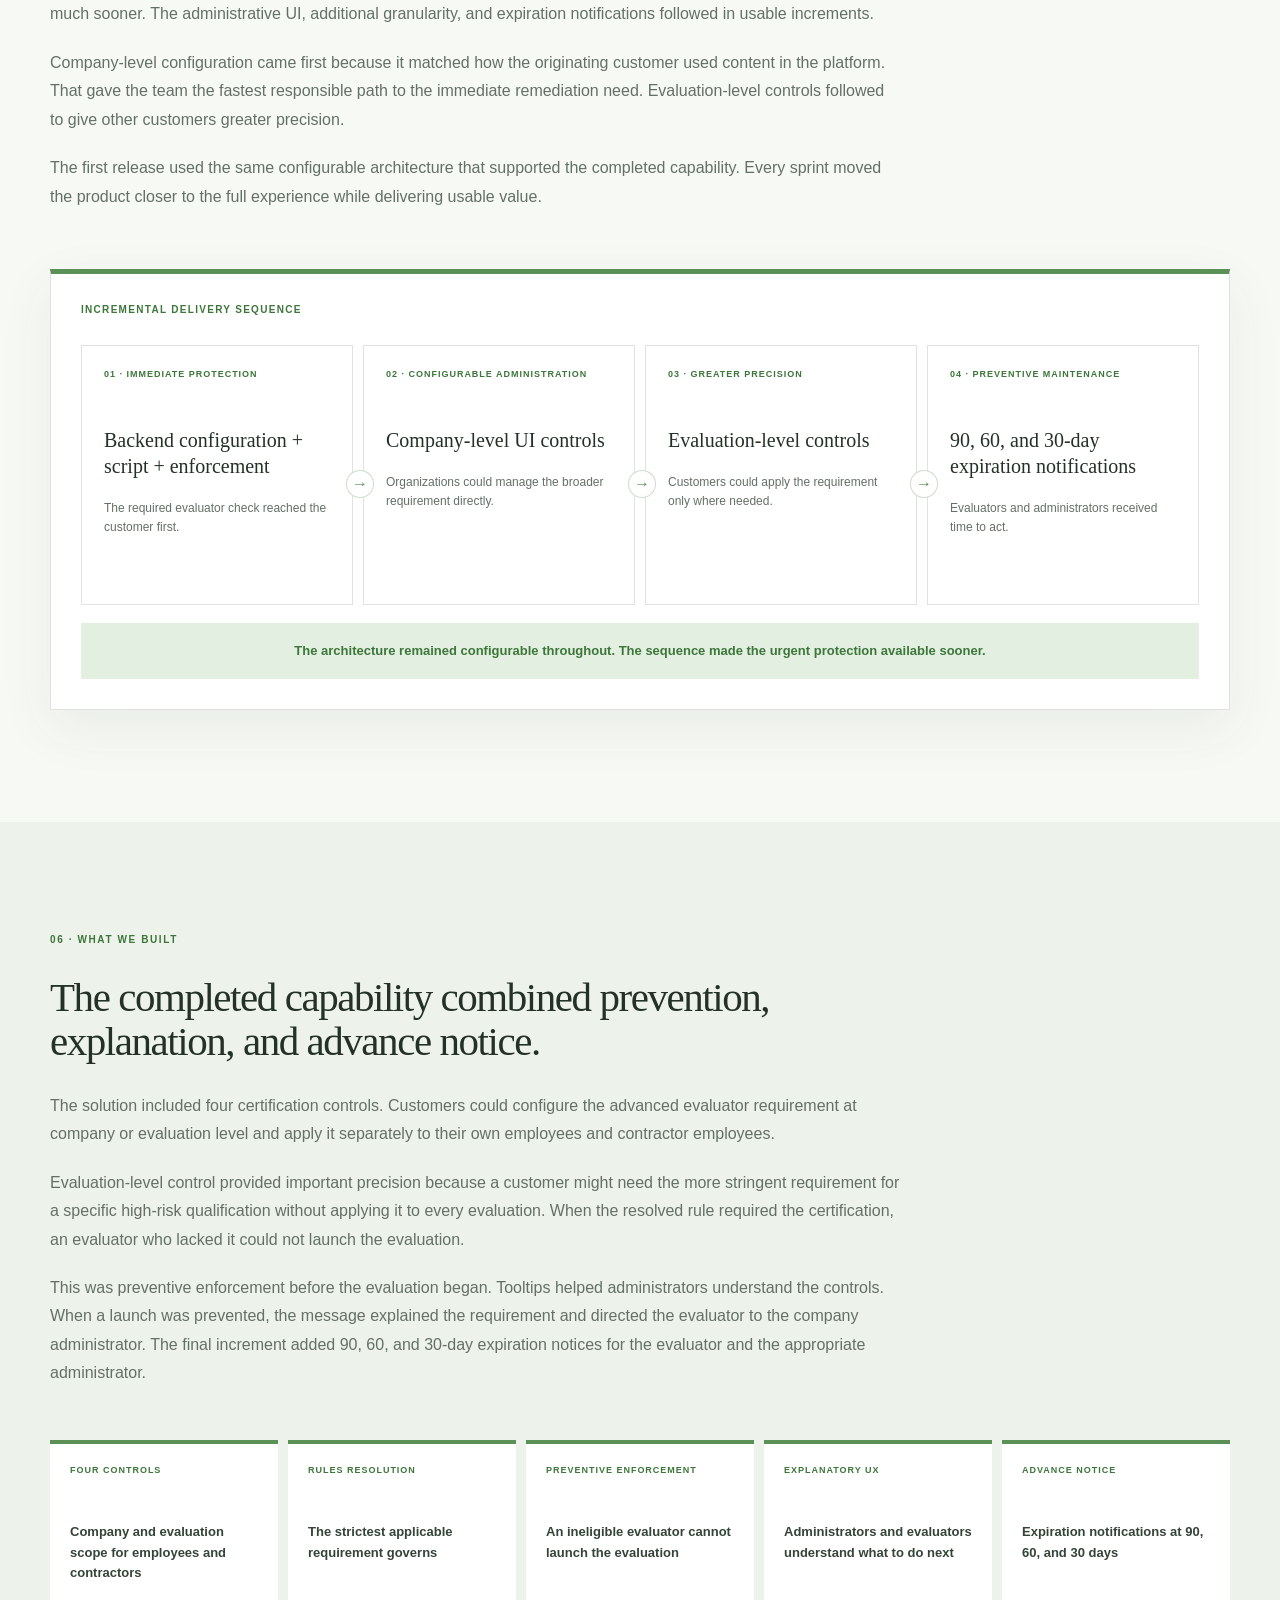
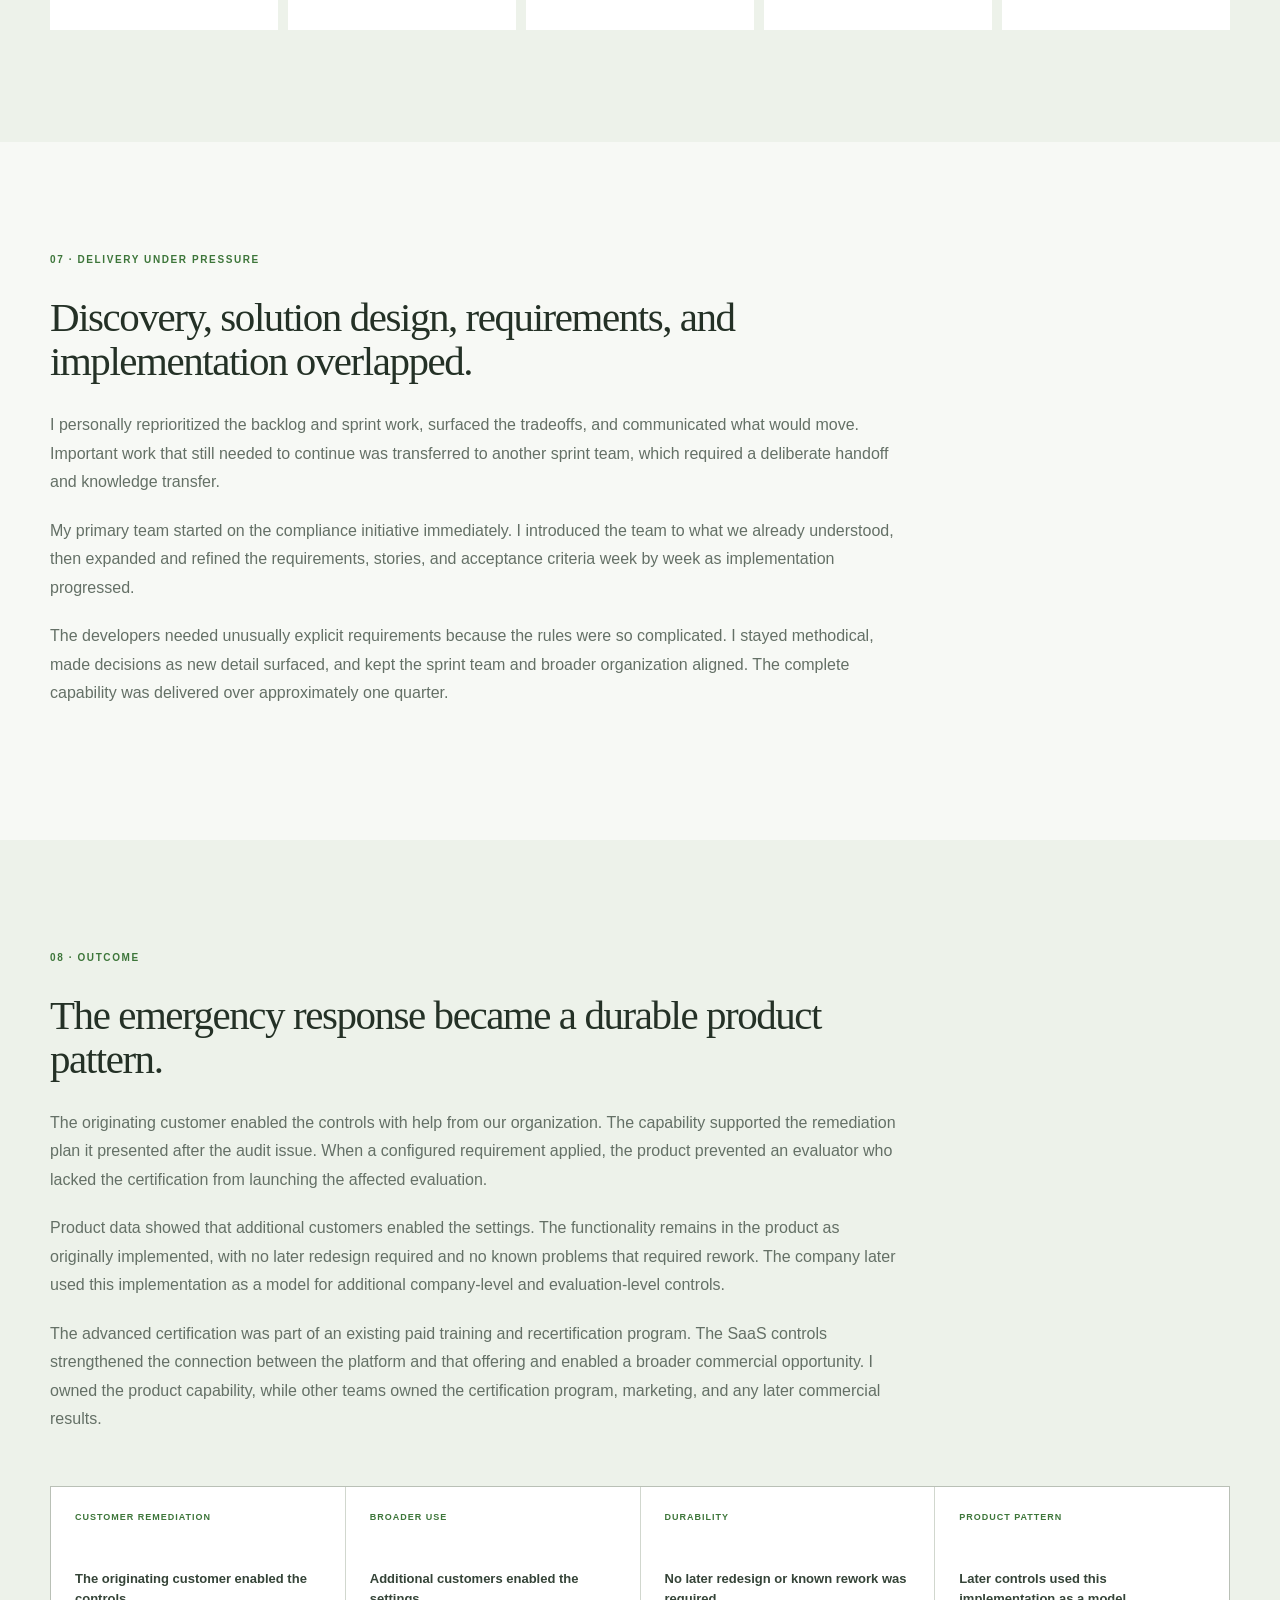
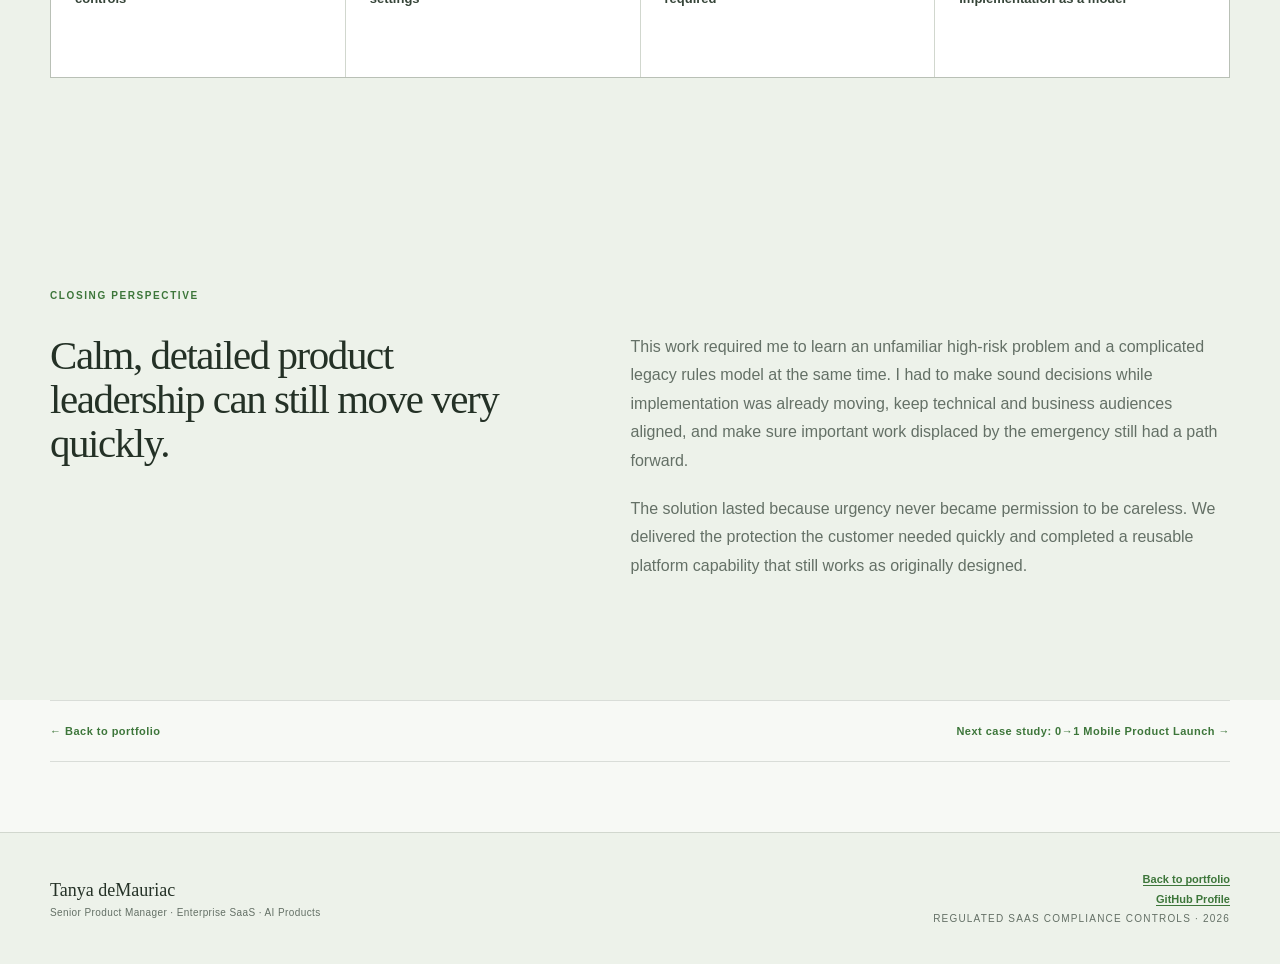
<file: regulated-saas-compliance-controls/index.html>
<!doctype html>
<html lang="en">
  <head>
    <meta charset="utf-8" />
    <meta name="viewport" content="width=device-width, initial-scale=1" />
    <title>Regulated SaaS Compliance Controls | Tanya deMauriac</title>
    <meta
      name="description"
      content="An anonymized product-management case study about leading an urgent compliance response, resolving complex business rules, and delivering a durable configurable SaaS capability."
    />
    <link rel="icon" href="../favicon.svg" />
    <link rel="stylesheet" href="../styles.css?v=case-header-portrait-20261013" />
  
    <!-- Microsoft Clarity analytics -->
    <script type="text/javascript">
      (function(c,l,a,r,i,t,y){
          c[a]=c[a]||function(){(c[a].q=c[a].q||[]).push(arguments)};
          t=l.createElement(r);t.async=1;t.src="https://www.clarity.ms/tag/"+i;
          y=l.getElementsByTagName(r)[0];y.parentNode.insertBefore(t,y);
      })(window, document, "clarity", "script", "ymxdk5bwbi");

      (function () {
        var params = new URLSearchParams(window.location.search);
        var incomingRef = params.get("ref");
        if (incomingRef) {
          sessionStorage.setItem("portfolio_ref", incomingRef);
        }
        var portfolioRef = incomingRef || sessionStorage.getItem("portfolio_ref");
        if (portfolioRef) {
          window.clarity("set", "portfolio_ref", portfolioRef);
        }
      })();
    </script>
  </head>
  <body class="case-page regulated-page">
    <main id="top">
      <header class="site-header">
        <a class="brand" href="../" aria-label="Back to product portfolio">
          <img
            class="brand-photo"
            src="../TD%20Profile%20Pic-sm.PNG"
            alt="Portrait of Tanya deMauriac"
            width="44"
            height="44"
            decoding="async"
          />
          <span
            ><strong>Tanya deMauriac</strong
            ><small>Product Portfolio</small></span
          >
        </a>
        <nav aria-label="Portfolio navigation">
          <a href="../#capabilities">Capabilities</a>
          <a href="../#case-studies">Case studies</a>
          <a href="../#leadership">Leadership</a>
        </nav>
      </header>

      <section class="hero regulated-hero">
        <div class="hero-grid" aria-hidden="true"></div>
        <div class="hero-copy">
          <a class="back-link" href="../">← Back to portfolio</a>
          <div class="eyebrow">
            <span class="status-dot"></span> Anonymized real product work
          </div>
          <p class="hero-capability">
            Product Leadership, Risk &amp; Rapid Delivery
          </p>
          <h1>Regulated SaaS Compliance Controls</h1>
          <p class="hero-lede">
            I led the product response to an urgent compliance risk in a highly
            regulated enterprise platform. The work required me to understand a
            complicated rules model quickly, define how the new controls should
            behave, reprioritize active work, and guide delivery while the
            requirements were still developing.
          </p>
          <div
            class="capability-row capability-row-light"
            role="group"
            aria-label="Capabilities demonstrated"
          >
            <span class="capability-primary">Product Leadership</span>
            <span>Risk Management</span><span>Rapid Delivery</span>
            <span>Enterprise SaaS</span><span>Complex Business Rules</span>
            <span>Cross-Functional Alignment</span>
          </div>
          <div class="hero-actions">
            <a class="primary-action" href="#situation"
              >Explore the work
              <svg viewBox="0 0 24 24" aria-hidden="true" class="arrow-icon">
                <path d="M5 12h14M13 6l6 6-6 6"></path>
              </svg>
            </a>
          </div>
        </div>
        <aside class="thesis-card" aria-label="Case study overview">
          <div class="card-kicker">The central product decision</div>
          <p>
            Deliver the urgent protection first while keeping the configurable
            product architecture intact.
          </p>
          <ol>
            <li><span>01</span> Understand the risk and existing rules</li>
            <li><span>02</span> Define the configurable control model</li>
            <li><span>03</span> Sequence usable protection into each sprint</li>
          </ol>
        </aside>
      </section>

      <section
        class="case-disclosure section-shell"
        aria-label="Case study disclosure"
      >
        <strong>Anonymized real work</strong>
        <p>
          This case study describes work for a highly regulated energy-sector
          enterprise SaaS platform. The company, affected customer, proprietary
          certification, internal product language, and timing have been
          removed. The U.S. Department of Transportation regulatory context is
          included because it explains the seriousness of the qualification
          controls and the product's strictest-applicable-rule model.
        </p>
      </section>

      <section class="overview section-shell" aria-label="Case study overview">
        <div class="overview-item">
          <span>Role</span><strong>Product lead</strong>
        </div>
        <div class="overview-item">
          <span>Delivery model</span><strong>Weekly releases</strong>
        </div>
        <div class="overview-item">
          <span>Complete initiative</span><strong>Approximately one quarter</strong>
        </div>
        <div class="overview-item">
          <span>Result</span><strong>Durable product pattern</strong>
        </div>
      </section>

      <section class="regulated-section section-shell" id="situation">
        <div class="section-label">01 · The Situation</div>
        <div class="regulated-prose">
          <h2>A qualification failure created an urgent compliance problem.</h2>
          <p>
            A serious customer audit issue reached senior leadership. A worker
            who had installed miles of large-scale gas pipeline had been
            evaluated by someone who lacked the required advanced certification
            for that work. The worker's resulting qualification came into
            question, and the customer had to remove the newly installed
            pipeline.
          </p>
          <p>
            The customer also needed a credible remediation plan showing how it
            would prevent the same type of qualification failure. Existing work
            was reprioritized immediately. The expectation was to deliver a
            responsible solution as quickly as possible.
          </p>
          <p>
            My manager brought me into an intensive knowledge-transfer session.
            I had to absorb a large amount of unfamiliar business and product
            context very quickly and begin shaping the response while the team
            prepared to move.
          </p>
        </div>
      </section>

      <section class="regulated-section regulated-tint" id="challenge">
        <div class="section-shell">
          <div class="section-label">02 · The Challenge</div>
          <div class="regulated-prose">
            <h2>The product logic extended far beyond a certification setting.</h2>
            <p>
              The platform served operators and contractors. Contractors could
              work for multiple operators, sometimes using shared qualification
              content. Different operators could place different requirements
              on the same contractor and the same content.
            </p>
            <p>
              The existing algorithm resolved company rules, evaluation rules,
              shared content, custom content, and shared resources through a
              strictest-applicable-rule model. The most restrictive requirement
              governed. That approach was appropriate in a federally regulated
              environment where an operator remained accountable for work
              performed on its infrastructure.
            </p>
            <p>
              The platform already had configurable controls and complex
              qualification logic, but it had no workflow that prevented an
              evaluator from launching an evaluation when this advanced
              certification was required. I extended the existing configurable
              control model to address that new compliance risk.
            </p>
          </div>

          <figure class="rules-visual regulated-visual">
            <figcaption>Simplified control and rules model</figcaption>
            <div class="control-scope-grid">
              <article>
                <span class="visual-step">Company-level controls</span>
                <div class="control-pair">
                  <strong>Employee requirement</strong>
                  <strong>Contractor requirement</strong>
                </div>
              </article>
              <article>
                <span class="visual-step">Evaluation-level controls</span>
                <div class="control-pair">
                  <strong>Employee requirement</strong>
                  <strong>Contractor requirement</strong>
                </div>
              </article>
            </div>
            <div class="rules-connector" aria-hidden="true">
              <span></span><span></span>
            </div>
            <div class="rule-decision">
              <span>Multiple applicable requirements</span>
              <strong>Strictest applicable rule wins</strong>
              <p>
                The person's certification status is checked against the
                resolved requirement before launch.
              </p>
            </div>
            <div class="launch-result" role="group" aria-label="Launch result">
              <div>
                <span>Requirement met</span><strong>Evaluation can launch</strong>
              </div>
              <div>
                <span>Requirement unmet</span
                ><strong>Launch is prevented and explained</strong>
              </div>
            </div>
          </figure>
        </div>
      </section>

      <section class="regulated-section section-shell" id="role">
        <div class="section-label">03 · My Role</div>
        <div class="regulated-prose">
          <h2>I held the product response together as the work moved forward.</h2>
          <p>
            I rapidly learned the existing algorithm, shaped the solution,
            defined the expected behavior, built the requirements, and led the
            delivery effort. I also reprioritized the backlog, coordinated the
            necessary handoff of other important work, and helped technical and
            business audiences understand how the resulting rules would behave.
          </p>
          <p>
            I worked closely with a long-tenured executive-level business
            subject-matter expert, the principal engineer, architecture, UX,
            account managers, and business stakeholders. The sprint team
            included two .NET developers, one QA professional, and two SQL
            developers. The principal engineer and UX were shared resources.
          </p>
        </div>

        <div class="leadership-path" role="list" aria-label="Product leadership work">
          <article role="listitem">
            <span>Learn</span>
            <strong>Understand the incident, algorithm, and regulatory context</strong>
          </article>
          <article role="listitem">
            <span>Model</span>
            <strong>Map overlapping rules, scenarios, and edge cases</strong>
          </article>
          <article role="listitem">
            <span>Define</span>
            <strong>Translate the model into requirements and decisions</strong>
          </article>
          <article role="listitem">
            <span>Lead</span>
            <strong>Sequence delivery and keep the organization aligned</strong>
          </article>
        </div>
      </section>

      <section class="regulated-section regulated-tint" id="approach">
        <div class="section-shell">
          <div class="section-label">04 · How I Approached It</div>
          <div class="regulated-prose">
            <h2>I made the complicated behavior explicit.</h2>
            <p>
              I worked through combinations involving shared and custom content,
              operators and contractors, company and evaluation scope, shared
              contractors, conflicting requirements, certification status,
              expiration, and the existing rules hierarchy.
            </p>
            <p>
              I captured the logic in workflows, flow diagrams, matrices,
              detailed user stories, and precise acceptance criteria. QA used
              my acceptance criteria to build its test scenarios. When an edge
              case required a product decision, I developed a recommended
              behavior and validated it with the appropriate business
              stakeholders and account managers.
            </p>
            <p>
              The model was difficult for people across the organization to
              understand. I repeatedly explained it to developers, QA, business
              stakeholders, account managers, and leadership. I also wrote a
              detailed explanation of the algorithm and new controls so account
              managers could describe the behavior accurately to customers.
            </p>
          </div>

          <details class="detail-expander">
            <summary>More detail on the analysis and validation</summary>
            <div class="detail-content">
              <p>
                The long-tenured business subject-matter expert helped me
                understand how custom content, shared content, operator and
                contractor relationships, and existing company and evaluation
                rules interacted. I used that knowledge to determine whether the
                existing strictest-rule model could support the new requirement.
              </p>
              <p>
                Each implementation increment was demonstrated in sprint review.
                The organization used weekly releases and two-week sprint
                reviews, so the broader product and development teams, managers,
                leadership, account management, and other stakeholders could see
                and review the evolving capability throughout delivery.
              </p>
              <p>
                My responsibility was to determine and document the expected
                product behavior. QA owned the detailed test scenarios and
                worked directly from the acceptance criteria I provided.
              </p>
            </div>
          </details>
        </div>
      </section>

      <section class="regulated-section section-shell" id="decision">
        <div class="section-label">05 · The Key Product Decision</div>
        <div class="regulated-prose">
          <h2>Urgency changed the delivery sequence while the architecture stayed intact.</h2>
          <p>
            Engineering was appropriately careful about shortcuts that could
            create brittle architecture or technical debt. We preserved the
            configurable product design and changed the sequence in which users
            received it.
          </p>
          <p>
            The team first created the new configuration capability in the
            backend. A script populated the necessary values while the team
            connected them to the evaluation-launch restriction. This allowed
            the customer to receive the critical protection much sooner. The
            administrative UI, additional granularity, and expiration
            notifications followed in usable increments.
          </p>
          <p>
            Company-level configuration came first because it matched how the
            originating customer used content in the platform. That gave the
            team the fastest responsible path to the immediate remediation
            need. Evaluation-level controls followed to give other customers
            greater precision.
          </p>
          <p>
            The first release used the same configurable architecture that
            supported the completed capability. Every sprint moved the product
            closer to the full experience while delivering usable value.
          </p>
        </div>

        <figure class="delivery-visual regulated-visual">
          <figcaption>Incremental delivery sequence</figcaption>
          <div class="delivery-sequence" role="list">
            <article role="listitem">
              <span>01 · Immediate protection</span>
              <strong>Backend configuration + script + enforcement</strong>
              <p>The required evaluator check reached the customer first.</p>
            </article>
            <article role="listitem">
              <span>02 · Configurable administration</span>
              <strong>Company-level UI controls</strong>
              <p>Organizations could manage the broader requirement directly.</p>
            </article>
            <article role="listitem">
              <span>03 · Greater precision</span>
              <strong>Evaluation-level controls</strong>
              <p>Customers could apply the requirement only where needed.</p>
            </article>
            <article role="listitem">
              <span>04 · Preventive maintenance</span>
              <strong>90, 60, and 30-day expiration notifications</strong>
              <p>Evaluators and administrators received time to act.</p>
            </article>
          </div>
          <p class="sequence-note">
            The architecture remained configurable throughout. The sequence
            made the urgent protection available sooner.
          </p>
        </figure>
      </section>

      <section class="regulated-section regulated-tint" id="built">
        <div class="section-shell">
          <div class="section-label">06 · What We Built</div>
          <div class="regulated-prose">
            <h2>The completed capability combined prevention, explanation, and advance notice.</h2>
            <p>
              The solution included four certification controls. Customers
              could configure the advanced evaluator requirement at company or
              evaluation level and apply it separately to their own employees
              and contractor employees.
            </p>
            <p>
              Evaluation-level control provided important precision because a
              customer might need the more stringent requirement for a specific
              high-risk qualification without applying it to every evaluation.
              When the resolved rule required the certification, an evaluator
              who lacked it could not launch the evaluation.
            </p>
            <p>
              This was preventive enforcement before the evaluation began.
              Tooltips helped administrators understand the controls. When a
              launch was prevented, the message explained the requirement and
              directed the evaluator to the company administrator. The final
              increment added 90, 60, and 30-day expiration notices for the
              evaluator and the appropriate administrator.
            </p>
          </div>

          <div class="built-grid" role="list">
            <article role="listitem">
              <span>Four controls</span>
              <strong>Company and evaluation scope for employees and contractors</strong>
            </article>
            <article role="listitem">
              <span>Rules resolution</span>
              <strong>The strictest applicable requirement governs</strong>
            </article>
            <article role="listitem">
              <span>Preventive enforcement</span>
              <strong>An ineligible evaluator cannot launch the evaluation</strong>
            </article>
            <article role="listitem">
              <span>Explanatory UX</span>
              <strong>Administrators and evaluators understand what to do next</strong>
            </article>
            <article role="listitem">
              <span>Advance notice</span>
              <strong>Expiration notifications at 90, 60, and 30 days</strong>
            </article>
          </div>
        </div>
      </section>

      <section class="regulated-section section-shell" id="delivery">
        <div class="section-label">07 · Delivery Under Pressure</div>
        <div class="regulated-prose">
          <h2>Discovery, solution design, requirements, and implementation overlapped.</h2>
          <p>
            I personally reprioritized the backlog and sprint work, surfaced the
            tradeoffs, and communicated what would move. Important work that
            still needed to continue was transferred to another sprint team,
            which required a deliberate handoff and knowledge transfer.
          </p>
          <p>
            My primary team started on the compliance initiative immediately. I
            introduced the team to what we already understood, then expanded and
            refined the requirements, stories, and acceptance criteria week by
            week as implementation progressed.
          </p>
          <p>
            The developers needed unusually explicit requirements because the
            rules were so complicated. I stayed methodical, made decisions as
            new detail surfaced, and kept the sprint team and broader
            organization aligned. The complete capability was delivered over
            approximately one quarter.
          </p>
        </div>
      </section>

      <section class="regulated-section regulated-outcome" id="outcome">
        <div class="section-shell">
          <div class="section-label">08 · Outcome</div>
          <div class="regulated-prose">
            <h2>The emergency response became a durable product pattern.</h2>
            <p>
              The originating customer enabled the controls with help from our
              organization. The capability supported the remediation plan it
              presented after the audit issue. When a configured requirement
              applied, the product prevented an evaluator who lacked the
              certification from launching the affected evaluation.
            </p>
            <p>
              Product data showed that additional customers enabled the
              settings. The functionality remains in the product as originally
              implemented, with no later redesign required and no known problems
              that required rework. The company later used this implementation
              as a model for additional company-level and evaluation-level
              controls.
            </p>
            <p>
              The advanced certification was part of an existing paid training
              and recertification program. The SaaS controls strengthened the
              connection between the platform and that offering and enabled a
              broader commercial opportunity. I owned the product capability,
              while other teams owned the certification program, marketing, and
              any later commercial results.
            </p>
          </div>

          <div class="outcome-proof" role="list">
            <article role="listitem">
              <span>Customer remediation</span>
              <strong>The originating customer enabled the controls</strong>
            </article>
            <article role="listitem">
              <span>Broader use</span>
              <strong>Additional customers enabled the settings</strong>
            </article>
            <article role="listitem">
              <span>Durability</span>
              <strong>No later redesign or known rework was required</strong>
            </article>
            <article role="listitem">
              <span>Product pattern</span>
              <strong>Later controls used this implementation as a model</strong>
            </article>
          </div>
        </div>
      </section>

      <section class="regulated-close">
        <div class="section-shell">
          <div class="section-label">Closing Perspective</div>
          <div class="regulated-close-grid">
            <h2>Calm, detailed product leadership can still move very quickly.</h2>
            <div>
              <p>
                This work required me to learn an unfamiliar high-risk problem
                and a complicated legacy rules model at the same time. I had to
                make sound decisions while implementation was already moving,
                keep technical and business audiences aligned, and make sure
                important work displaced by the emergency still had a path
                forward.
              </p>
              <p>
                The solution lasted because urgency never became permission to
                be careless. We delivered the protection the customer needed
                quickly and completed a reusable platform capability that still
                works as originally designed.
              </p>
            </div>
          </div>
        </div>
      </section>

      <nav class="case-end-nav" aria-label="Case study navigation">
        <a href="../">← Back to portfolio</a>
        <a href="../zero-to-one-mobile-product/"
          >Next case study: 0→1 Mobile Product Launch →</a
        >
      </nav>

      <footer>
        <div>
          <strong>Tanya deMauriac</strong
          ><span>Senior Product Manager · Enterprise SaaS · AI Products</span>
        </div>
        <div class="footer-meta">
          <a href="../">Back to portfolio</a
          ><a
            href="https://github.com/tanyademauriac-PM"
            target="_blank"
            rel="noopener noreferrer"
            >GitHub Profile</a
          ><span>Regulated SaaS Compliance Controls · 2026</span>
        </div>
      </footer>
    </main>
  </body>
</html>
</file>
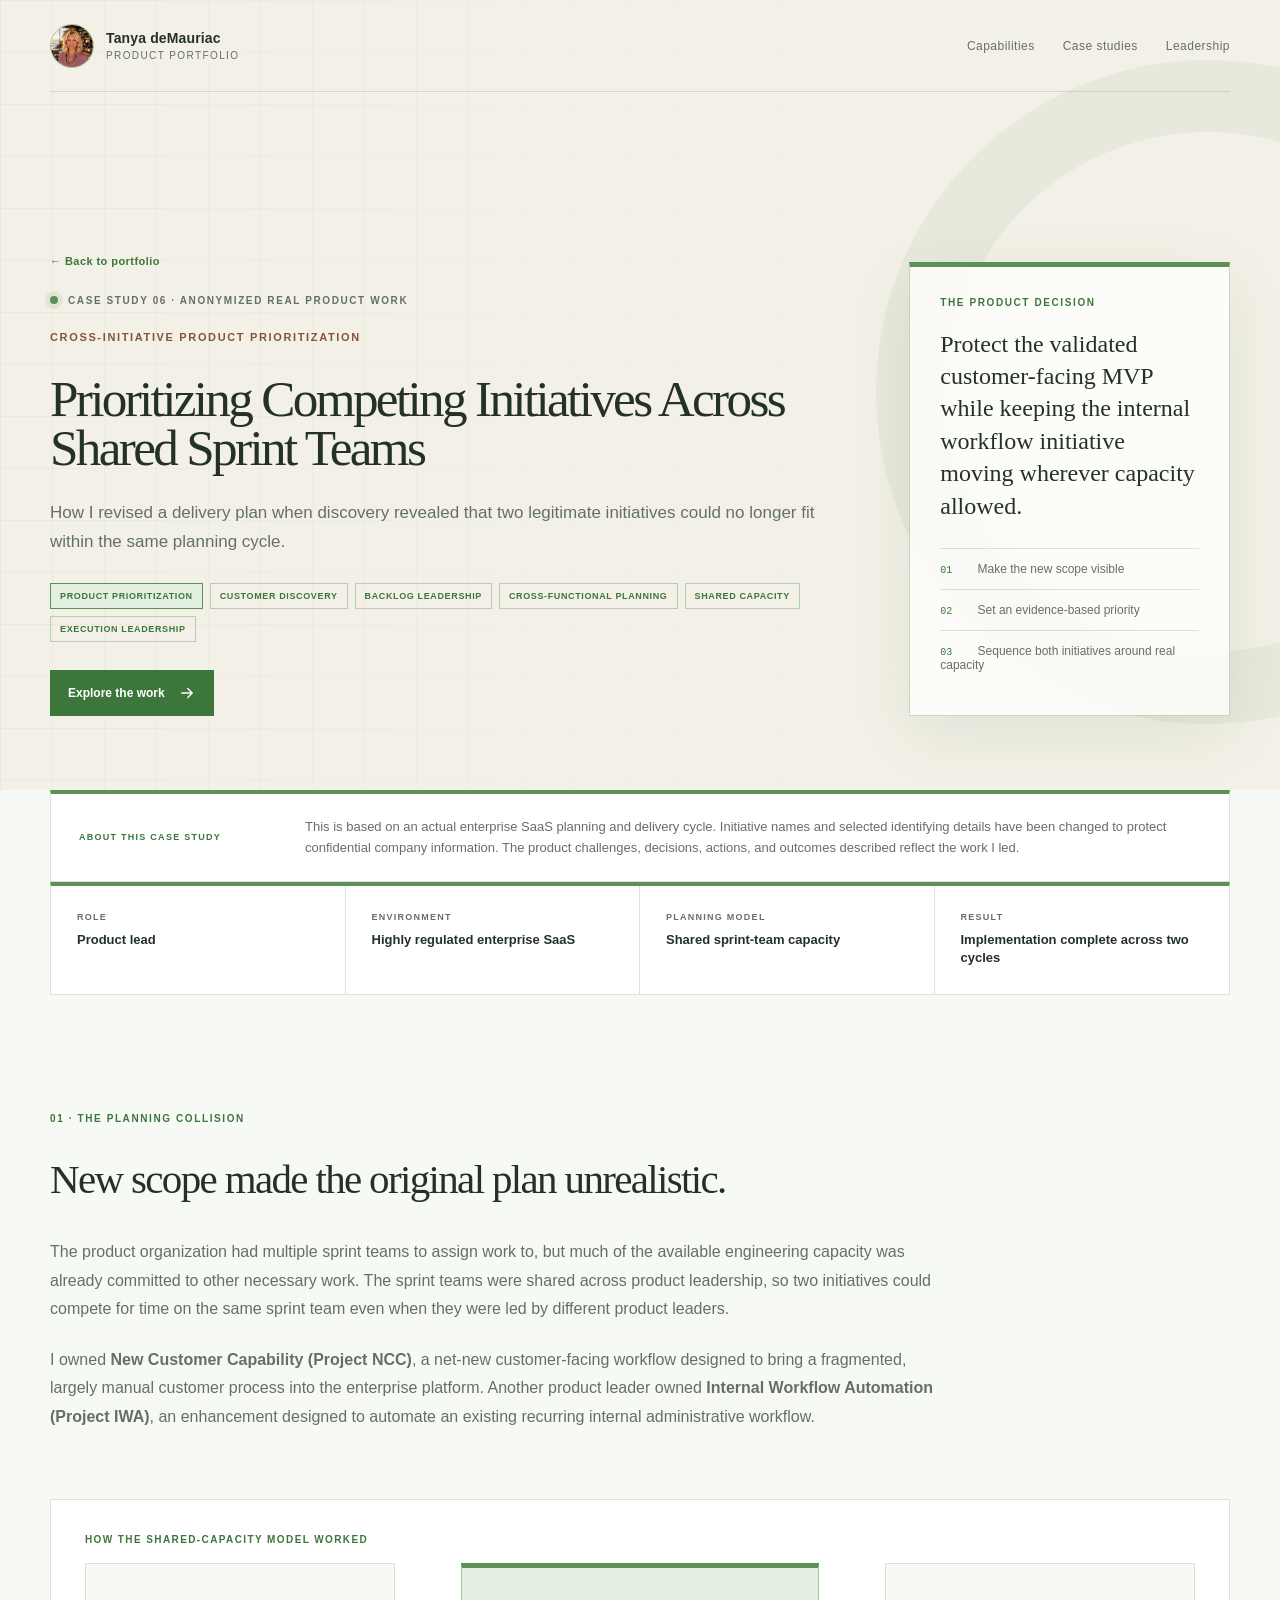
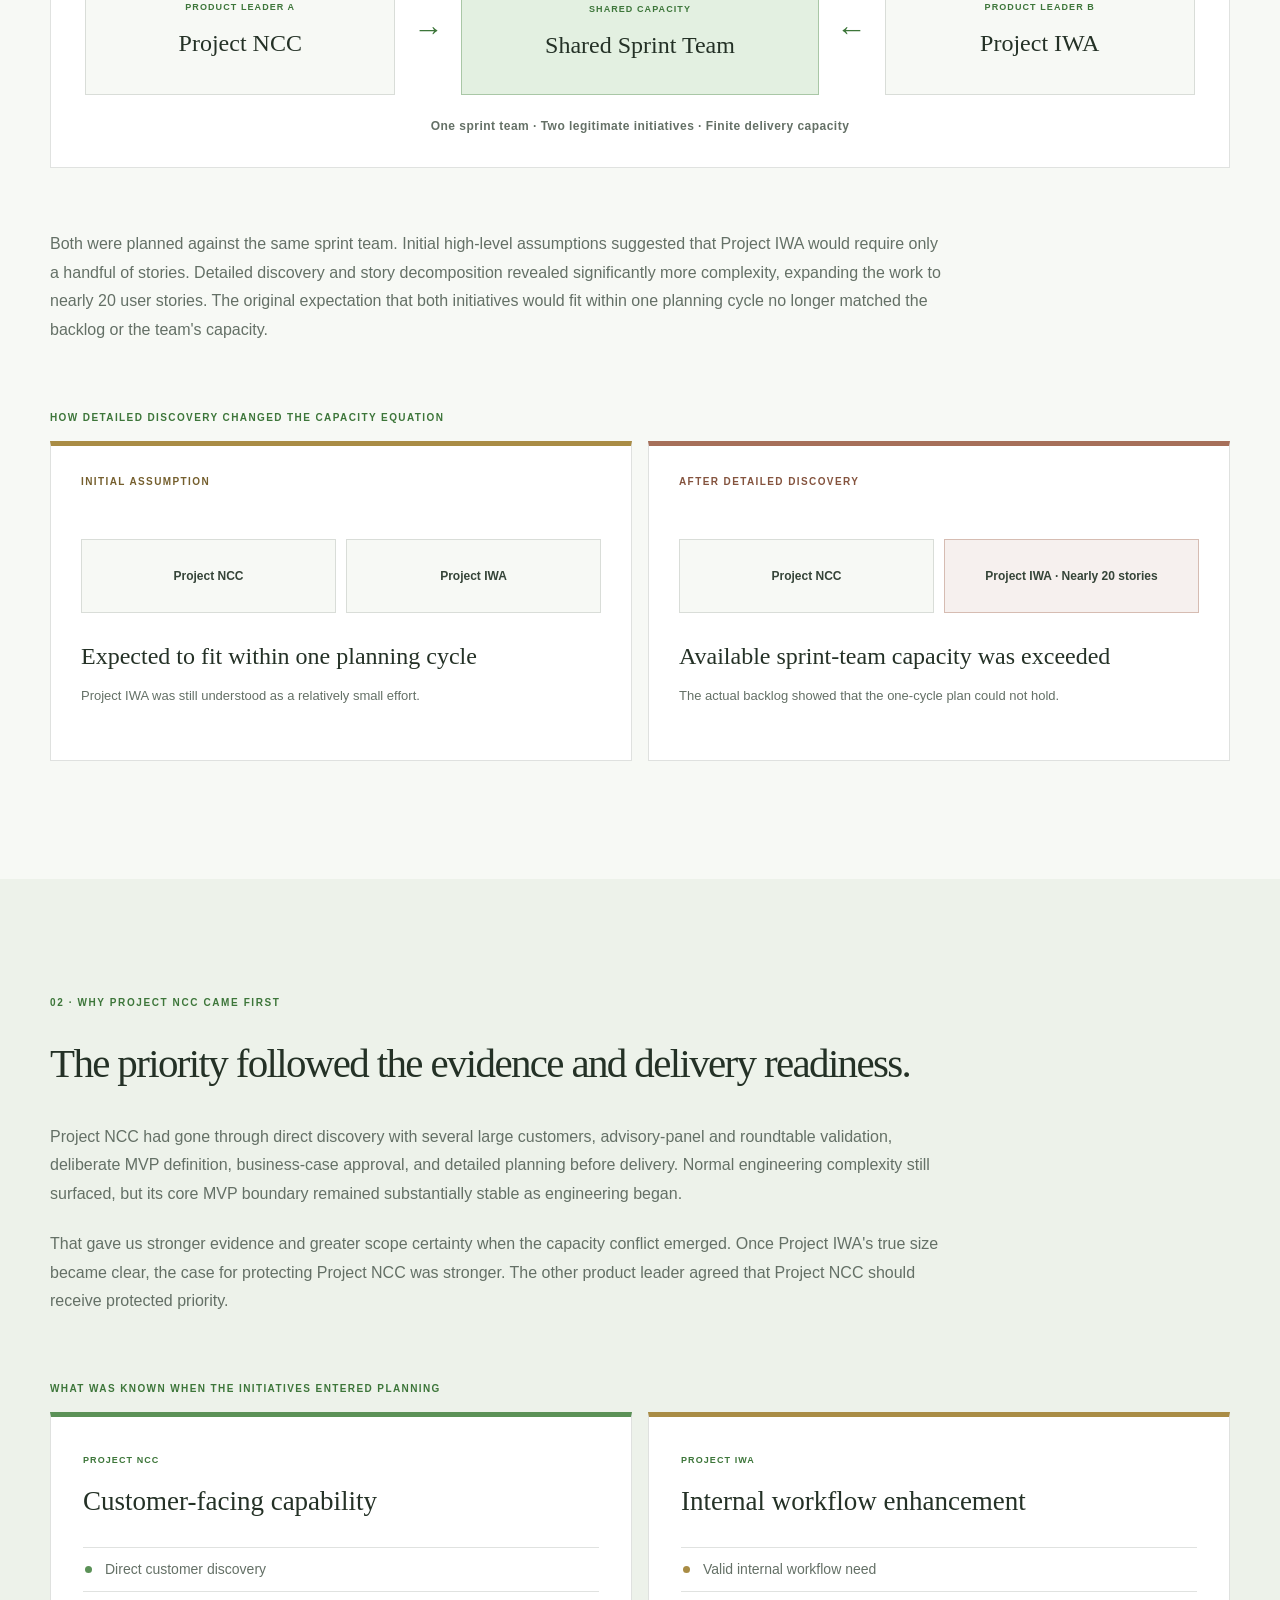
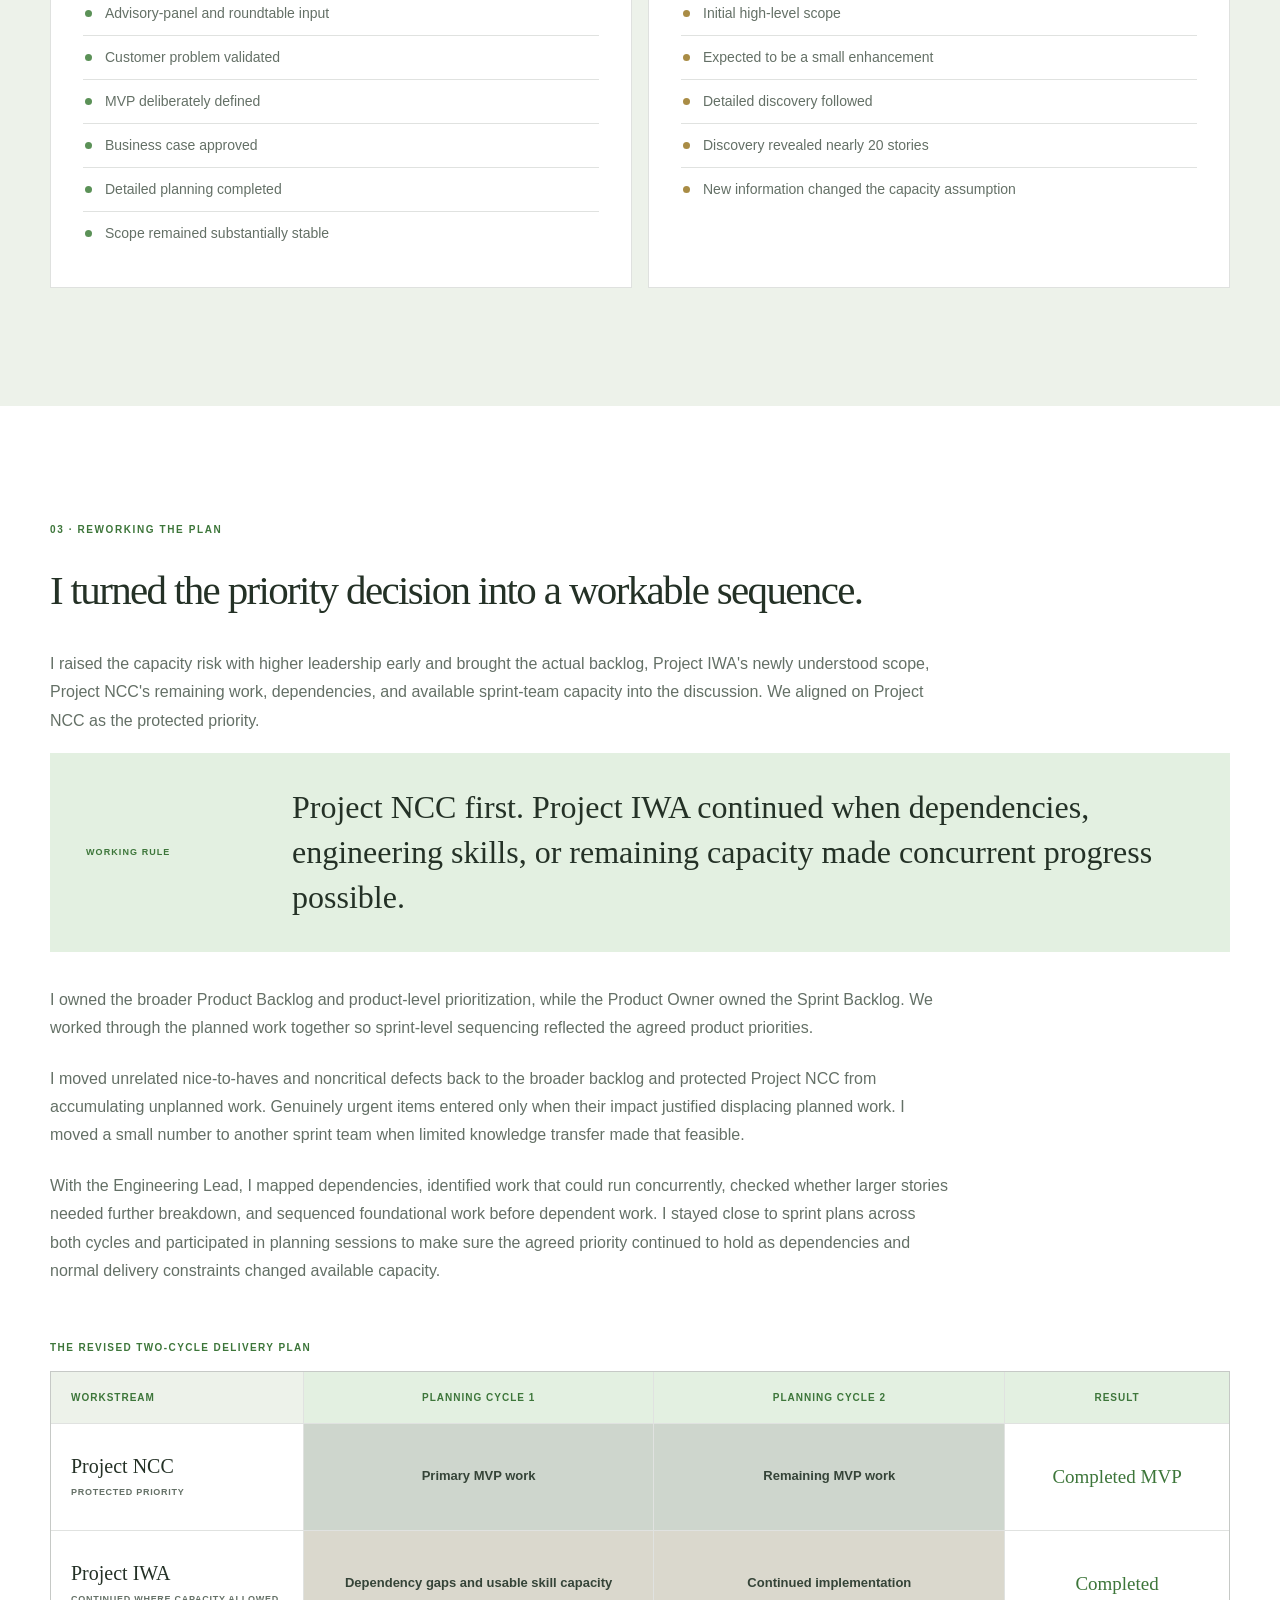
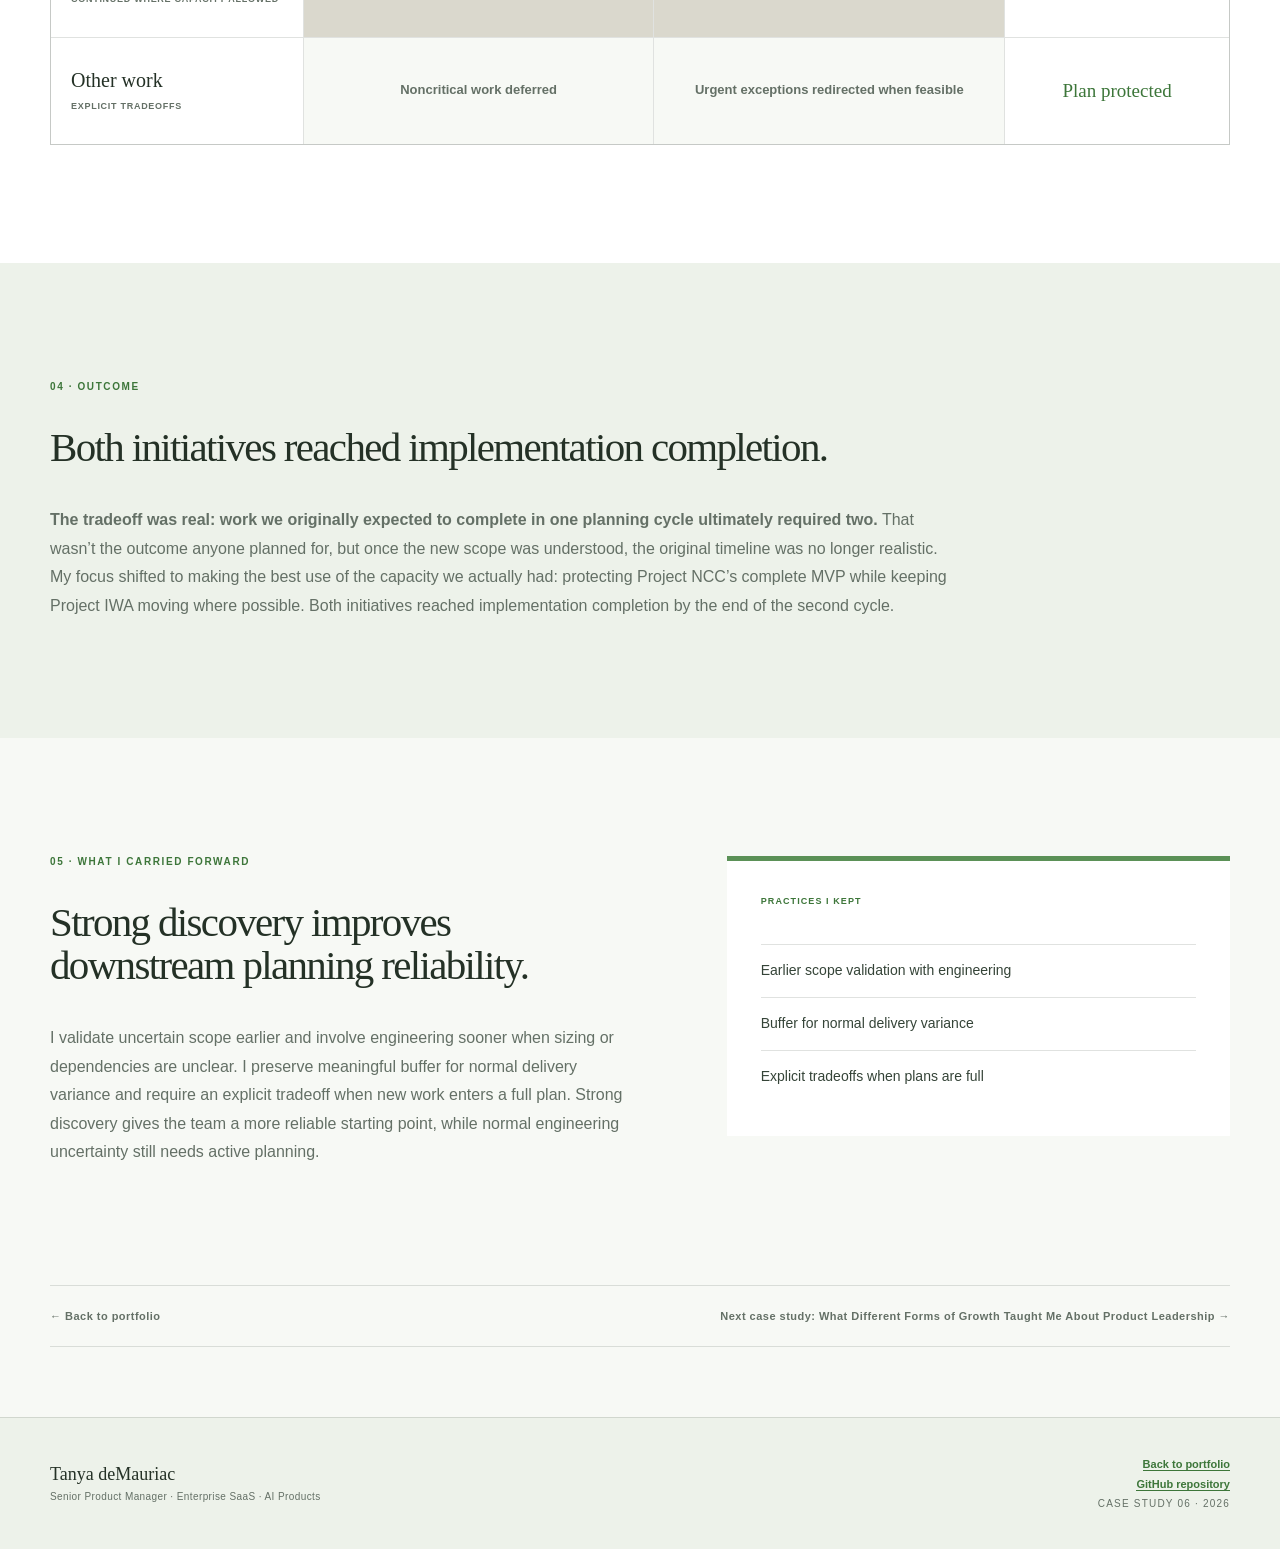
<file: shared-sprint-team-prioritization/index.html>
<!doctype html>
<html lang="en">
  <head>
    <meta charset="utf-8" />
    <meta name="viewport" content="width=device-width, initial-scale=1" />
    <title>Prioritizing Competing Initiatives Across Shared Sprint Teams | Tanya deMauriac</title>
    <meta
      name="description"
      content="An anonymized enterprise SaaS case study about discovery, product prioritization, backlog leadership, and delivery across constrained shared sprint-team capacity."
    />
    <link rel="icon" href="../favicon.svg" />
    <link rel="stylesheet" href="../styles.css?v=case-header-portrait-20261013" />
  
    <!-- Microsoft Clarity analytics -->
    <script type="text/javascript">
      (function(c,l,a,r,i,t,y){
          c[a]=c[a]||function(){(c[a].q=c[a].q||[]).push(arguments)};
          t=l.createElement(r);t.async=1;t.src="https://www.clarity.ms/tag/"+i;
          y=l.getElementsByTagName(r)[0];y.parentNode.insertBefore(t,y);
      })(window, document, "clarity", "script", "ymxdk5bwbi");

      (function () {
        var params = new URLSearchParams(window.location.search);
        var incomingRef = params.get("ref");
        if (incomingRef) {
          sessionStorage.setItem("portfolio_ref", incomingRef);
        }
        var portfolioRef = incomingRef || sessionStorage.getItem("portfolio_ref");
        if (portfolioRef) {
          window.clarity("set", "portfolio_ref", portfolioRef);
        }
      })();
    </script>
  </head>
  <body class="case-page priority-page">
    <main id="top">
      <header class="site-header">
        <a class="brand" href="../" aria-label="Back to product portfolio">
          <img
            class="brand-photo"
            src="../TD%20Profile%20Pic-sm.PNG"
            alt="Portrait of Tanya deMauriac"
            width="44"
            height="44"
            decoding="async"
          />
          <span
            ><strong>Tanya deMauriac</strong
            ><small>Product Portfolio</small></span
          >
        </a>
        <nav aria-label="Portfolio navigation">
          <a href="../#capabilities">Capabilities</a>
          <a href="../#case-studies">Case studies</a>
          <a href="../#leadership">Leadership</a>
        </nav>
      </header>

      <section class="hero priority-hero">
        <div class="hero-grid" aria-hidden="true"></div>
        <div class="hero-copy">
          <a class="back-link" href="../">← Back to portfolio</a>
          <div class="eyebrow">
            <span class="status-dot"></span> Case Study 06 · Anonymized real product work
          </div>
          <p class="hero-capability">Cross-Initiative Product Prioritization</p>
          <h1>Prioritizing Competing Initiatives Across Shared Sprint Teams</h1>
          <p class="hero-lede">
            How I revised a delivery plan when discovery revealed that two
            legitimate initiatives could no longer fit within the same planning
            cycle.
          </p>
          <div
            class="capability-row capability-row-light"
            role="group"
            aria-label="Capabilities demonstrated"
          >
            <span class="capability-primary">Product Prioritization</span>
            <span>Customer Discovery</span><span>Backlog Leadership</span>
            <span>Cross-Functional Planning</span><span>Shared Capacity</span>
            <span>Execution Leadership</span>
          </div>
          <div class="hero-actions">
            <a class="primary-action" href="#collision"
              >Explore the work
              <svg viewBox="0 0 24 24" aria-hidden="true" class="arrow-icon">
                <path d="M5 12h14M13 6l6 6-6 6"></path>
              </svg>
            </a>
          </div>
        </div>
        <aside class="thesis-card" aria-label="Case study overview">
          <div class="card-kicker">The product decision</div>
          <p>
            Protect the validated customer-facing MVP while keeping the internal
            workflow initiative moving wherever capacity allowed.
          </p>
          <ol>
            <li><span>01</span> Make the new scope visible</li>
            <li><span>02</span> Set an evidence-based priority</li>
            <li><span>03</span> Sequence both initiatives around real capacity</li>
          </ol>
        </aside>
      </section>

      <section
        class="case-disclosure section-shell"
        aria-label="Case study disclosure"
      >
        <strong>About this case study</strong>
        <p>
          This is based on an actual enterprise SaaS planning and delivery
          cycle. Initiative names and selected identifying details have been
          changed to protect confidential company information. The product
          challenges, decisions, actions, and outcomes described reflect the
          work I led.
        </p>
      </section>

      <section class="overview section-shell" aria-label="Case study overview">
        <div class="overview-item">
          <span>Role</span><strong>Product lead</strong>
        </div>
        <div class="overview-item">
          <span>Environment</span><strong>Highly regulated enterprise SaaS</strong>
        </div>
        <div class="overview-item">
          <span>Planning model</span><strong>Shared sprint-team capacity</strong>
        </div>
        <div class="overview-item">
          <span>Result</span><strong>Implementation complete across two cycles</strong>
        </div>
      </section>

      <section class="priority-section section-shell" id="collision">
        <div class="section-label">01 · The Planning Collision</div>
        <div class="priority-prose">
          <h2>New scope made the original plan unrealistic.</h2>
          <p>
            The product organization had multiple sprint teams to assign work
            to, but much of the available engineering capacity was already
            committed to other necessary work. The sprint teams were shared
            across product leadership, so two initiatives could compete for time
            on the same sprint team even when they were led by different product
            leaders.
          </p>
          <p>
            I owned <strong>New Customer Capability (Project NCC)</strong>, a
            net-new customer-facing workflow designed to bring a fragmented,
            largely manual customer process into the enterprise platform.
            Another product leader owned <strong>Internal Workflow Automation
            (Project IWA)</strong>, an enhancement designed to automate an
            existing recurring internal administrative workflow.
          </p>
        </div>

        <figure class="shared-team-model priority-visual">
          <figcaption>How the shared-capacity model worked</figcaption>
          <div class="shared-team-flow">
            <article>
              <span>Product Leader A</span>
              <strong>Project NCC</strong>
            </article>
            <div class="flow-arrow" aria-hidden="true">→</div>
            <div class="shared-team-node">
              <span>Shared capacity</span>
              <strong>Shared Sprint Team</strong>
            </div>
            <div class="flow-arrow" aria-hidden="true">←</div>
            <article>
              <span>Product Leader B</span>
              <strong>Project IWA</strong>
            </article>
          </div>
          <p>One sprint team · Two legitimate initiatives · Finite delivery capacity</p>
        </figure>

        <div class="priority-prose initiative-intro">
          <p>
            Both were planned against the same sprint team. Initial high-level
            assumptions suggested that Project IWA would require only a handful
            of stories. Detailed discovery and story decomposition revealed
            significantly more complexity, expanding the work to nearly 20 user
            stories. The original expectation that both initiatives would fit
            within one planning cycle no longer matched the backlog or the
            team's capacity.
          </p>
        </div>

        <figure class="capacity-collision priority-visual">
          <figcaption>How detailed discovery changed the capacity equation</figcaption>
          <div class="collision-grid">
            <article>
              <div class="visual-kicker">Initial assumption</div>
              <div class="initiative-pair">
                <span>Project NCC</span>
                <span>Project IWA</span>
              </div>
              <strong>Expected to fit within one planning cycle</strong>
              <p>Project IWA was still understood as a relatively small effort.</p>
            </article>
            <article class="collision-reality">
              <div class="visual-kicker">After detailed discovery</div>
              <div class="initiative-pair">
                <span>Project NCC</span>
                <span>Project IWA · Nearly 20 stories</span>
              </div>
              <strong>Available sprint-team capacity was exceeded</strong>
              <p>The actual backlog showed that the one-cycle plan could not hold.</p>
            </article>
          </div>
        </figure>
      </section>

      <section class="priority-section priority-tint" id="evidence">
        <div class="section-shell">
          <div class="section-label">02 · Why Project NCC Came First</div>
          <div class="priority-prose">
            <h2>The priority followed the evidence and delivery readiness.</h2>
            <p>
              Project NCC had gone through direct discovery with several large
              customers, advisory-panel and roundtable validation, deliberate
              MVP definition, business-case approval, and detailed planning
              before delivery. Normal engineering complexity still surfaced,
              but its core MVP boundary remained substantially stable as
              engineering began.
            </p>
            <p>
              That gave us stronger evidence and greater scope certainty when
              the capacity conflict emerged. Once Project IWA's true size became
              clear, the case for protecting Project NCC was stronger. The other
              product leader agreed that Project NCC should receive protected
              priority.
            </p>
          </div>

          <figure class="readiness-comparison priority-visual">
            <figcaption>What was known when the initiatives entered planning</figcaption>
            <div class="readiness-grid">
              <article>
                <span class="readiness-label">Project NCC</span>
                <h3>Customer-facing capability</h3>
                <ul>
                  <li>Direct customer discovery</li>
                  <li>Advisory-panel and roundtable input</li>
                  <li>Customer problem validated</li>
                  <li>MVP deliberately defined</li>
                  <li>Business case approved</li>
                  <li>Detailed planning completed</li>
                  <li>Scope remained substantially stable</li>
                </ul>
              </article>
              <article>
                <span class="readiness-label">Project IWA</span>
                <h3>Internal workflow enhancement</h3>
                <ul>
                  <li>Valid internal workflow need</li>
                  <li>Initial high-level scope</li>
                  <li>Expected to be a small enhancement</li>
                  <li>Detailed discovery followed</li>
                  <li>Discovery revealed nearly 20 stories</li>
                  <li>New information changed the capacity assumption</li>
                </ul>
              </article>
            </div>
          </figure>
        </div>
      </section>

      <section class="priority-section execution-section" id="plan">
        <div class="section-shell">
          <div class="section-label">03 · Reworking the Plan</div>
          <div class="priority-prose">
            <h2>I turned the priority decision into a workable sequence.</h2>
            <p>
              I raised the capacity risk with higher leadership early and brought
              the actual backlog, Project IWA's newly understood scope, Project
              NCC's remaining work, dependencies, and available sprint-team
              capacity into the discussion. We aligned on Project NCC as the
              protected priority.
            </p>
          </div>

          <aside class="working-rule" aria-label="Working prioritization rule">
            <span>Working rule</span>
            <strong>
              Project NCC first. Project IWA continued when dependencies,
              engineering skills, or remaining capacity made concurrent progress
              possible.
            </strong>
          </aside>

          <div class="priority-prose plan-details">
            <p>
              I owned the broader Product Backlog and product-level
              prioritization, while the Product Owner owned the Sprint Backlog.
              We worked through the planned work together so sprint-level
              sequencing reflected the agreed product priorities.
            </p>
            <p>
              I moved unrelated nice-to-haves and noncritical defects back to
              the broader backlog and protected Project NCC from accumulating
              unplanned work. Genuinely urgent items entered only when their
              impact justified displacing planned work. I moved a small number
              to another sprint team when limited knowledge transfer made that
              feasible.
            </p>
            <p>
              With the Engineering Lead, I mapped dependencies, identified work
              that could run concurrently, checked whether larger stories needed
              further breakdown, and sequenced foundational work before dependent
              work. I stayed close to sprint plans across both cycles and
              participated in planning sessions to make sure the agreed priority
              continued to hold as dependencies and normal delivery constraints
              changed available capacity.
            </p>
          </div>

          <figure class="sequencing-swimlane priority-visual">
            <figcaption>The revised two-cycle delivery plan</figcaption>
            <div class="swimlane" aria-label="Two-cycle initiative sequencing">
              <div class="swimlane-corner">Workstream</div>
              <div class="swimlane-header">Planning Cycle 1</div>
              <div class="swimlane-header">Planning Cycle 2</div>
              <div class="swimlane-header">Result</div>

              <div class="swimlane-label">
                <strong>Project NCC</strong><span>Protected priority</span>
              </div>
              <div class="swimlane-cell swimlane-primary">Primary MVP work</div>
              <div class="swimlane-cell swimlane-primary">Remaining MVP work</div>
              <div class="swimlane-result">Completed MVP</div>

              <div class="swimlane-label">
                <strong>Project IWA</strong><span>Continued where capacity allowed</span>
              </div>
              <div class="swimlane-cell swimlane-secondary">Dependency gaps and usable skill capacity</div>
              <div class="swimlane-cell swimlane-secondary">Continued implementation</div>
              <div class="swimlane-result">Completed</div>

              <div class="swimlane-label">
                <strong>Other work</strong><span>Explicit tradeoffs</span>
              </div>
              <div class="swimlane-cell swimlane-deferred">Noncritical work deferred</div>
              <div class="swimlane-cell swimlane-deferred">Urgent exceptions redirected when feasible</div>
              <div class="swimlane-result">Plan protected</div>
            </div>
          </figure>
        </div>
      </section>

      <section class="priority-section outcome-section" id="outcome">
        <div class="section-shell outcome-compact">
          <div class="priority-prose">
            <div class="section-label">04 · Outcome</div>
            <h2>Both initiatives reached implementation completion.</h2>
            <p>
              <strong>The tradeoff was real: work we originally expected to
              complete in one planning cycle ultimately required two.</strong>
              That wasn’t the outcome anyone planned for, but once the new scope
              was understood, the original timeline was no longer realistic. My
              focus shifted to making the best use of the capacity we actually
              had: protecting Project NCC’s complete MVP while keeping Project
              IWA moving where possible. Both initiatives reached implementation
              completion by the end of the second cycle.
            </p>
          </div>
        </div>
      </section>

      <section class="priority-section takeaway-section" id="takeaway">
        <div class="section-shell takeaway-layout">
          <div>
            <div class="section-label">05 · What I Carried Forward</div>
            <h2>Strong discovery improves downstream planning reliability.</h2>
            <p>
              I validate uncertain scope earlier and involve engineering sooner
              when sizing or dependencies are unclear. I preserve meaningful
              buffer for normal delivery variance and require an explicit
              tradeoff when new work enters a full plan. Strong discovery gives
              the team a more reliable starting point, while normal engineering
              uncertainty still needs active planning.
            </p>
          </div>
          <aside class="carry-forward-card">
            <span>Practices I kept</span>
            <ul>
              <li>Earlier scope validation with engineering</li>
              <li>Buffer for normal delivery variance</li>
              <li>Explicit tradeoffs when plans are full</li>
            </ul>
          </aside>
        </div>
      </section>

      <nav class="case-end-nav" aria-label="Case study navigation">
        <a href="../">← Back to portfolio</a>
        <a href="../product-leadership-at-inflection-points/"
          >Next case study: What Different Forms of Growth Taught Me About Product Leadership →</a
        >
      </nav>

      <footer>
        <div>
          <strong>Tanya deMauriac</strong
          ><span>Senior Product Manager · Enterprise SaaS · AI Products</span>
        </div>
        <div class="footer-meta">
          <a href="../">Back to portfolio</a
          ><a
            href="https://github.com/tanyademauriac-PM/ai-product-portfolio"
            target="_blank"
            rel="noopener noreferrer"
            >GitHub repository</a
          ><span>Case Study 06 · 2026</span>
        </div>
      </footer>
    </main>
  </body>
</html>
</file>
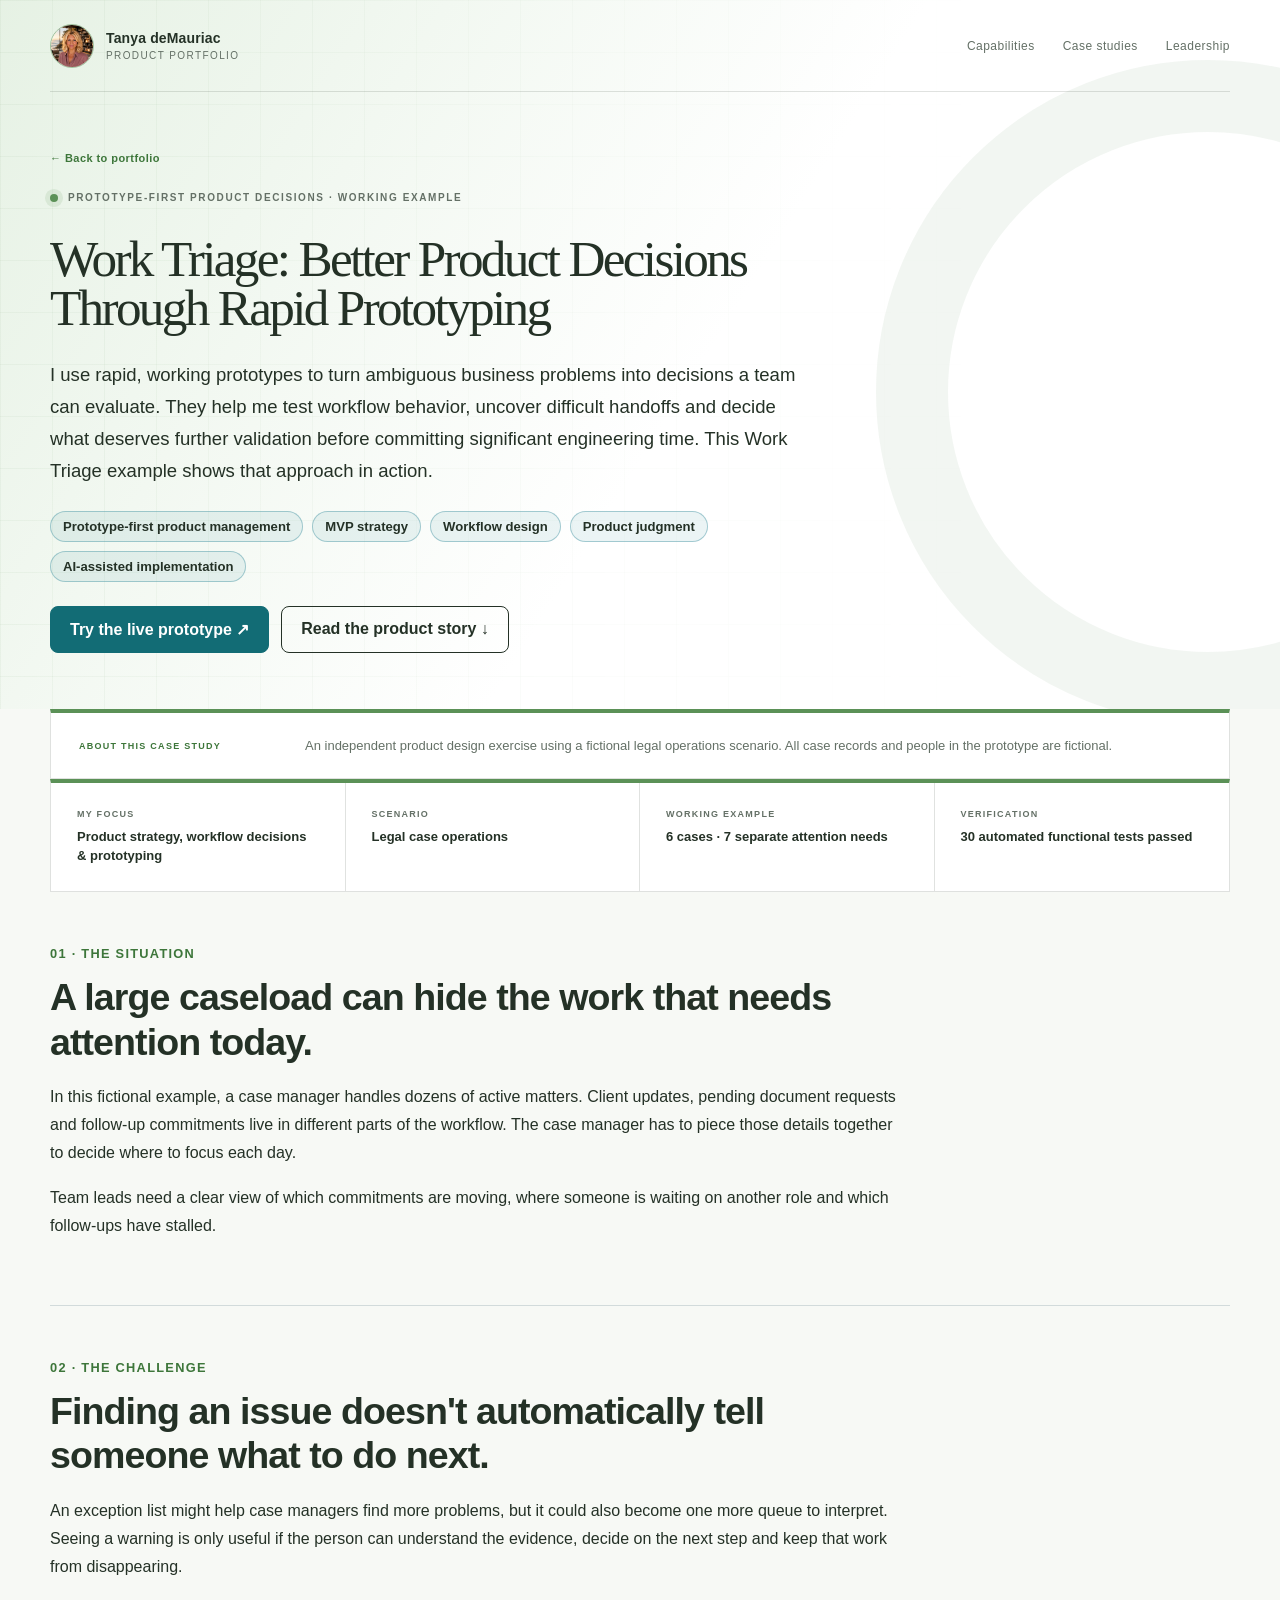
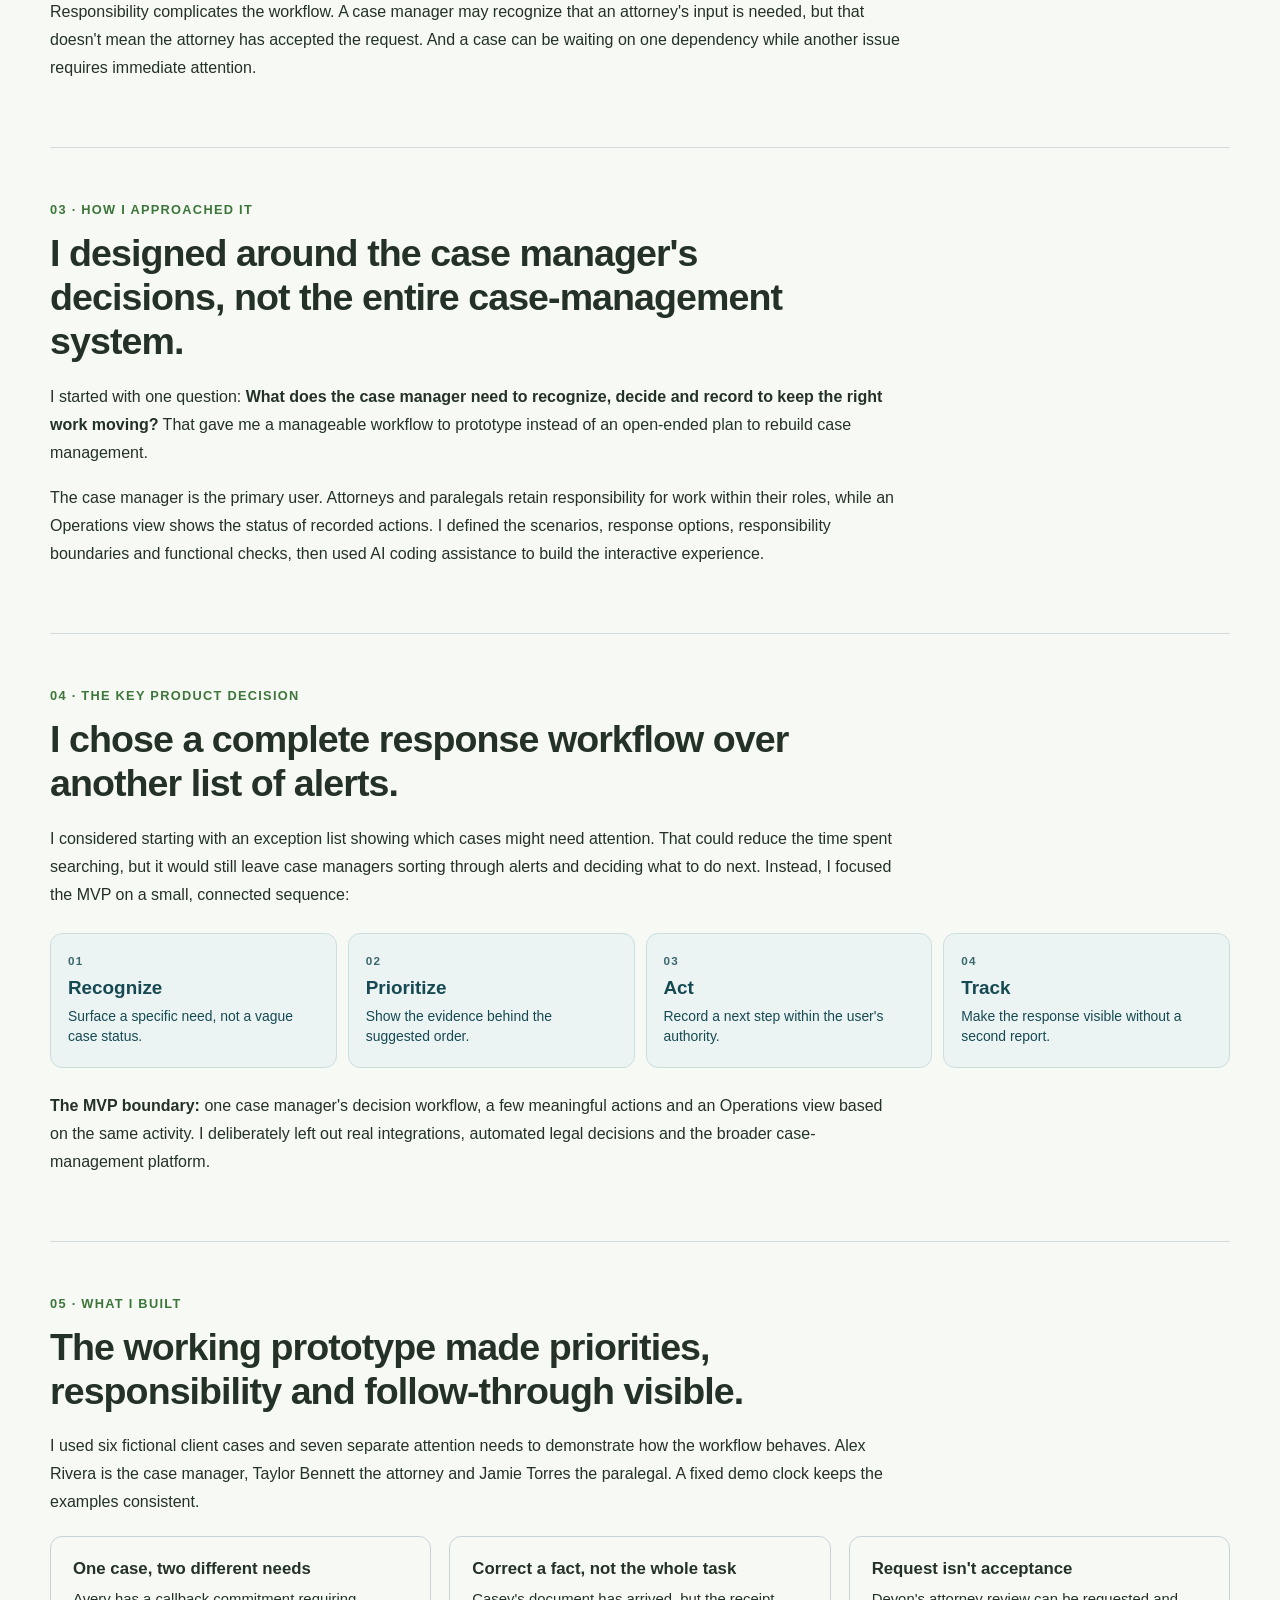
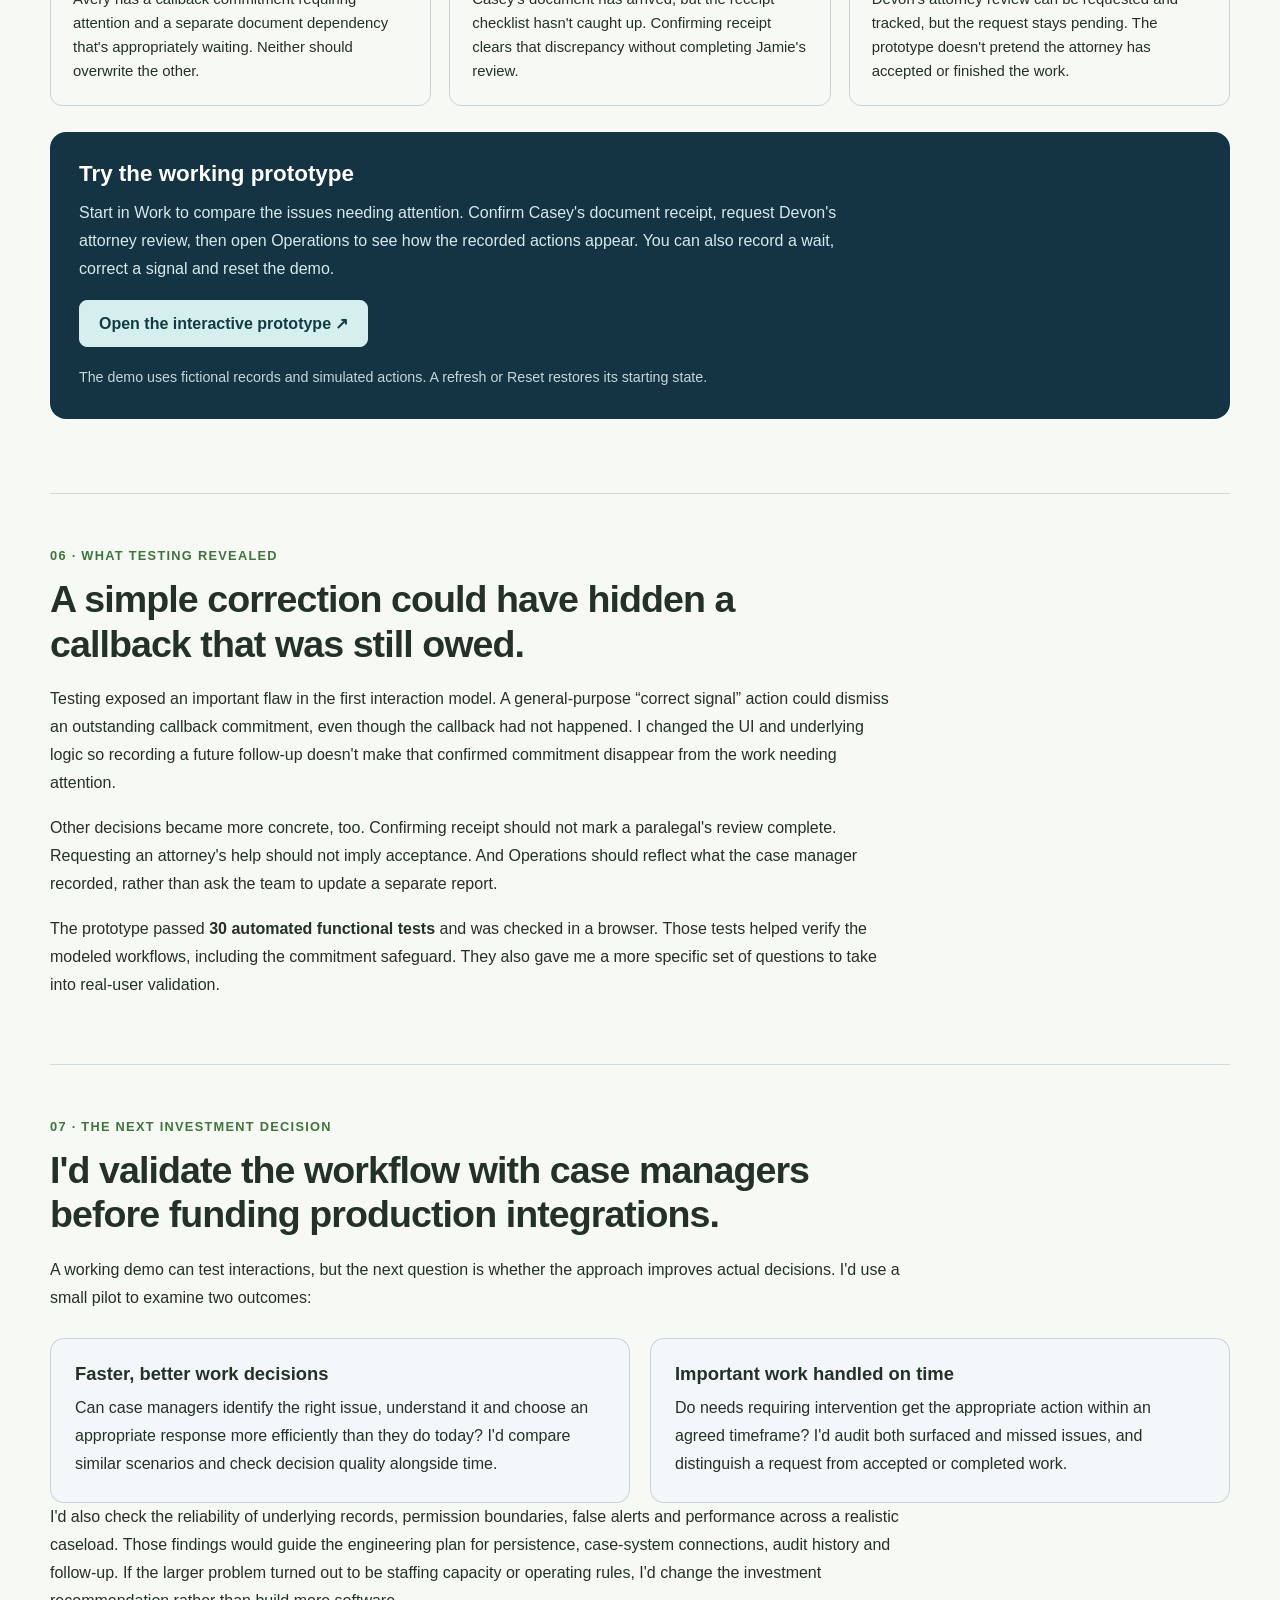
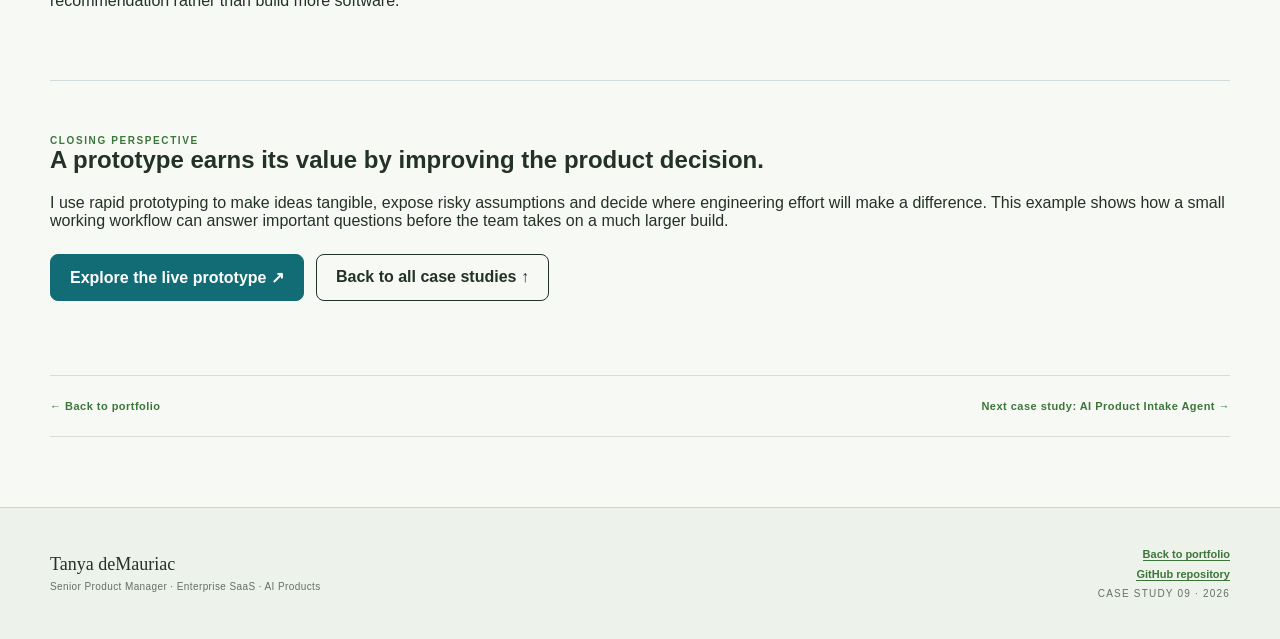
<file: work-triage-prototype/index.html>
<!doctype html>
<html lang="en">
<head>
<meta charset="utf-8"/>
<meta name="viewport" content="width=device-width, initial-scale=1"/>
<title>Work Triage: Better Product Decisions Through Rapid Prototyping | Tanya deMauriac</title>
<meta name="description" content="How Tanya deMauriac uses rapid prototypes to clarify product decisions, challenge workflow assumptions and guide engineering investment, illustrated through a functional work-triage concept."/>
<link rel="icon" href="../favicon.svg"/>
<link rel="stylesheet" href="../styles.css?v=header-portrait-20261013"/>
<style>
  .triage-hero {position:relative;overflow:hidden;padding-bottom:56px;}
  .triage-hero .hero-copy{max-width:1050px}
  .triage-hero h1{max-width:990px}
  .triage-hero .triage-intro{max-width:760px;font-size:1.16rem;line-height:1.72}
  .triage-tags{display:flex;flex-wrap:wrap;gap:9px;margin:24px 0 22px}
  .triage-tags span{border:1px solid rgba(83,156,170,.48);background:rgba(57,145,159,.1);border-radius:999px;padding:7px 12px;font-size:.82rem;font-weight:650}
  .triage-action-row{display:flex;gap:12px;flex-wrap:wrap;margin-top:24px}
  .triage-action{background:#126c75;color:#fff!important;padding:13px 19px;border-radius:8px;display:inline-flex;align-items:center;gap:8px;text-decoration:none;font-weight:720;border:1px solid #126c75}
  .triage-action:hover{background:#0c535b}
  .triage-action.secondary{color:inherit!important;background:transparent;border-color:currentColor}
  .triage-action.secondary:hover{background:rgba(59,131,152,.1)}
  .triage-section{padding-top:54px;padding-bottom:48px;border-bottom:1px solid rgba(80,110,130,.22)}
  .triage-section .section-label{font-size:.8rem;text-transform:uppercase;letter-spacing:.1em;font-weight:730;margin-bottom:14px}
  .triage-section h2{max-width:820px;font-size:clamp(1.7rem,3vw,2.35rem);letter-spacing:-.025em;line-height:1.18;margin:0 0 19px}
  .triage-section h3{font-size:1.15rem;margin:0 0 9px}
  .triage-section p{max-width:850px;line-height:1.75;margin:0 0 17px}
  .triage-grid{display:grid;grid-template-columns:repeat(2,minmax(0,1fr));gap:20px;margin-top:26px}
  .triage-panel{background:var(--surface,#f4f7fa);border:1px solid rgba(73,108,130,.26);padding:24px;border-radius:14px}
  .triage-panel p{margin:0}
  .triage-panel strong{font-weight:760}
  .triage-flow{display:grid;grid-template-columns:repeat(4,minmax(0,1fr));gap:11px;margin:24px 0}
  .triage-step{padding:20px 17px;background:#ebf4f3;color:#164952;border-radius:12px;border:1px solid #cbdedd;min-height:135px}
  .triage-step small{display:block;font-size:.73rem;font-weight:760;letter-spacing:.11em;text-transform:uppercase;opacity:.82}
  .triage-step strong{font-size:1.18rem;display:block;margin:10px 0 7px}
  .triage-step span{font-size:.87rem;line-height:1.45;display:block}
  .triage-examples{display:grid;grid-template-columns:repeat(3,minmax(0,1fr));gap:18px;margin:20px 0 16px}
  .triage-examples article{padding:22px;border:1px solid rgba(73,108,130,.27);border-radius:12px}
  .triage-examples h3{font-size:1.05rem}
  .triage-examples p{font-size:.93rem;margin:0;line-height:1.6}
  .triage-rules{padding-left:21px;max-width:900px}
  .triage-rules li{padding-left:6px;margin-bottom:13px;line-height:1.65}
  .triage-demo-panel{background:#143444;color:#fff;border-radius:16px;padding:29px;margin:26px 0}
  .triage-demo-panel h3{font-size:1.4rem;margin:0 0 12px}
  .triage-demo-panel p{max-width:800px;color:#d7e9ec}
  .triage-demo-panel .triage-action{background:#d5eeee;color:#123b42!important;border-color:#d5eeee}
  .triage-demo-panel .triage-action:hover{background:#fff}
  .triage-fine{font-size:.89rem;line-height:1.65;opacity:.9}
  .triage-ending{padding-top:54px;padding-bottom:74px}
  .triage-ending h2{max-width:800px}
  .triage-disclosure p{max-width:980px}
  @media(max-width:850px){.triage-flow{grid-template-columns:repeat(2,minmax(0,1fr))}.triage-examples{grid-template-columns:1fr}.triage-grid{grid-template-columns:1fr}}
  @media(max-width:530px){.triage-flow{grid-template-columns:1fr}.triage-section{padding-top:37px;padding-bottom:34px}.triage-hero{padding-bottom:29px}.triage-panel{padding:18px}.triage-demo-panel{padding:22px}.triage-action{width:100%;justify-content:center}}
</style>
<script type="text/javascript">
(function(c,l,a,r,i,t,y){c[a]=c[a]||function(){(c[a].q=c[a].q||[]).push(arguments)};t=l.createElement(r);t.async=1;t.src="https://www.clarity.ms/tag/"+i;y=l.getElementsByTagName(r)[0];y.parentNode.insertBefore(t,y);})(window,document,"clarity","script","ymxdk5bwbi");
</script>
</head>
<body class="case-page">
<main id="top">
<header class="site-header">
<a class="brand" href="../" aria-label="Back to product portfolio"><img class="brand-photo" src="../TD%20Profile%20Pic-sm.PNG" alt="Portrait of Tanya deMauriac" width="44" height="44" decoding="async"/><span><strong>Tanya deMauriac</strong><small>Product Portfolio</small></span></a>
<nav aria-label="Portfolio navigation"><a href="../#capabilities">Capabilities</a><a href="../#case-studies">Case studies</a><a href="../#leadership">Leadership</a></nav>
</header>
<section class="hero triage-hero">
<div class="hero-grid" aria-hidden="true"></div>
<div class="hero-copy">
<a class="back-link" href="../">← Back to portfolio</a>
<div class="eyebrow"><span class="status-dot"></span> Prototype-first product decisions · Working example</div>
<h1>Work Triage: Better Product Decisions Through Rapid Prototyping</h1>
<p class="triage-intro">I use rapid, working prototypes to turn ambiguous business problems into decisions a team can evaluate. They help me test workflow behavior, uncover difficult handoffs and decide what deserves further validation before committing significant engineering time. This Work Triage example shows that approach in action.</p>
<div class="triage-tags"><span>Prototype-first product management</span><span>MVP strategy</span><span>Workflow design</span><span>Product judgment</span><span>AI-assisted implementation</span></div>
<div class="triage-action-row">
<a class="triage-action" href="https://tanyademauriac-pm.github.io/legal-work-triage-demo/" target="_blank" rel="noopener noreferrer">Try the live prototype ↗</a>
<a class="triage-action secondary" href="#problem">Read the product story ↓</a>
</div>
</div></section>
<section class="case-disclosure section-shell triage-disclosure" aria-label="Case study background">
<strong>About this case study</strong>
<p>An independent product design exercise using a fictional legal operations scenario. All case records and people in the prototype are fictional.</p>
</section>
<section class="overview section-shell" aria-label="Case study overview">
<div class="overview-item"><span>My focus</span><strong>Product strategy, workflow decisions &amp; prototyping</strong></div>
<div class="overview-item"><span>Scenario</span><strong>Legal case operations</strong></div>
<div class="overview-item"><span>Working example</span><strong>6 cases · 7 separate attention needs</strong></div>
<div class="overview-item"><span>Verification</span><strong>30 automated functional tests passed</strong></div>
</section>
<section class="triage-section section-shell" id="problem">
<div class="section-label">01 · The Situation</div>
<h2>A large caseload can hide the work that needs attention today.</h2>
<p>In this fictional example, a case manager handles dozens of active matters. Client updates, pending document requests and follow-up commitments live in different parts of the workflow. The case manager has to piece those details together to decide where to focus each day.</p>
<p>Team leads need a clear view of which commitments are moving, where someone is waiting on another role and which follow-ups have stalled.</p>
</section>
<section class="triage-section section-shell" id="challenge">
<div class="section-label">02 · The Challenge</div>
<h2>Finding an issue doesn't automatically tell someone what to do next.</h2>
<p>An exception list might help case managers find more problems, but it could also become one more queue to interpret. Seeing a warning is only useful if the person can understand the evidence, decide on the next step and keep that work from disappearing.</p>
<p>Responsibility complicates the workflow. A case manager may recognize that an attorney's input is needed, but that doesn't mean the attorney has accepted the request. And a case can be waiting on one dependency while another issue requires immediate attention.</p>
</section>
<section class="triage-section section-shell" id="approach">
<div class="section-label">03 · How I Approached It</div>
<h2>I designed around the case manager's decisions, not the entire case-management system.</h2>
<p>I started with one question: <strong>What does the case manager need to recognize, decide and record to keep the right work moving?</strong> That gave me a manageable workflow to prototype instead of an open-ended plan to rebuild case management.</p>
<p>The case manager is the primary user. Attorneys and paralegals retain responsibility for work within their roles, while an Operations view shows the status of recorded actions. I defined the scenarios, response options, responsibility boundaries and functional checks, then used AI coding assistance to build the interactive experience.</p>
</section>
<section class="triage-section section-shell" id="decisions">
<div class="section-label">04 · The Key Product Decision</div>
<h2>I chose a complete response workflow over another list of alerts.</h2>
<p>I considered starting with an exception list showing which cases might need attention. That could reduce the time spent searching, but it would still leave case managers sorting through alerts and deciding what to do next. Instead, I focused the MVP on a small, connected sequence:</p>
<div class="triage-flow" aria-label="Work triage decision workflow">
<div class="triage-step"><small>01</small><strong>Recognize</strong><span>Surface a specific need, not a vague case status.</span></div>
<div class="triage-step"><small>02</small><strong>Prioritize</strong><span>Show the evidence behind the suggested order.</span></div>
<div class="triage-step"><small>03</small><strong>Act</strong><span>Record a next step within the user's authority.</span></div>
<div class="triage-step"><small>04</small><strong>Track</strong><span>Make the response visible without a second report.</span></div>
</div>
<p><strong>The MVP boundary:</strong> one case manager's decision workflow, a few meaningful actions and an Operations view based on the same activity. I deliberately left out real integrations, automated legal decisions and the broader case-management platform.</p>
</section>
<section class="triage-section section-shell" id="demo">
<div class="section-label">05 · What I Built</div>
<h2>The working prototype made priorities, responsibility and follow-through visible.</h2>
<p>I used six fictional client cases and seven separate attention needs to demonstrate how the workflow behaves. Alex Rivera is the case manager, Taylor Bennett the attorney and Jamie Torres the paralegal. A fixed demo clock keeps the examples consistent.</p>
<div class="triage-examples">
<article><h3>One case, two different needs</h3><p>Avery has a callback commitment requiring attention and a separate document dependency that's appropriately waiting. Neither should overwrite the other.</p></article>
<article><h3>Correct a fact, not the whole task</h3><p>Casey's document has arrived, but the receipt checklist hasn't caught up. Confirming receipt clears that discrepancy without completing Jamie's review.</p></article>
<article><h3>Request isn't acceptance</h3><p>Devon's attorney review can be requested and tracked, but the request stays pending. The prototype doesn't pretend the attorney has accepted or finished the work.</p></article>
</div>
<div class="triage-demo-panel">
<h3>Try the working prototype</h3>
<p>Start in Work to compare the issues needing attention. Confirm Casey's document receipt, request Devon's attorney review, then open Operations to see how the recorded actions appear. You can also record a wait, correct a signal and reset the demo.</p>
<a class="triage-action" href="https://tanyademauriac-pm.github.io/legal-work-triage-demo/" target="_blank" rel="noopener noreferrer">Open the interactive prototype ↗</a>
<p class="triage-fine" style="margin:18px 0 0">The demo uses fictional records and simulated actions. A refresh or Reset restores its starting state.</p>
</div>
</section>
<section class="triage-section section-shell" id="learning">
<div class="section-label">06 · What Testing Revealed</div>
<h2>A simple correction could have hidden a callback that was still owed.</h2>
<p>Testing exposed an important flaw in the first interaction model. A general-purpose “correct signal” action could dismiss an outstanding callback commitment, even though the callback had not happened. I changed the UI and underlying logic so recording a future follow-up doesn't make that confirmed commitment disappear from the work needing attention.</p>
<p>Other decisions became more concrete, too. Confirming receipt should not mark a paralegal's review complete. Requesting an attorney's help should not imply acceptance. And Operations should reflect what the case manager recorded, rather than ask the team to update a separate report.</p>
<p>The prototype passed <strong>30 automated functional tests</strong> and was checked in a browser. Those tests helped verify the modeled workflows, including the commitment safeguard. They also gave me a more specific set of questions to take into real-user validation.</p>
</section>
<section class="triage-section section-shell" id="next">
<div class="section-label">07 · The Next Investment Decision</div>
<h2>I'd validate the workflow with case managers before funding production integrations.</h2>
<p>A working demo can test interactions, but the next question is whether the approach improves actual decisions. I'd use a small pilot to examine two outcomes:</p>
<div class="triage-grid">
<article class="triage-panel"><h3>Faster, better work decisions</h3><p>Can case managers identify the right issue, understand it and choose an appropriate response more efficiently than they do today? I'd compare similar scenarios and check decision quality alongside time.</p></article>
<article class="triage-panel"><h3>Important work handled on time</h3><p>Do needs requiring intervention get the appropriate action within an agreed timeframe? I'd audit both surfaced and missed issues, and distinguish a request from accepted or completed work.</p></article>
</div>
<p>I'd also check the reliability of underlying records, permission boundaries, false alerts and performance across a realistic caseload. Those findings would guide the engineering plan for persistence, case-system connections, audit history and follow-up. If the larger problem turned out to be staffing capacity or operating rules, I'd change the investment recommendation rather than build more software.</p>
</section>
<section class="section-shell triage-ending">
<div class="section-label">Closing Perspective</div>
<h2>A prototype earns its value by improving the product decision.</h2>
<p>I use rapid prototyping to make ideas tangible, expose risky assumptions and decide where engineering effort will make a difference. This example shows how a small working workflow can answer important questions before the team takes on a much larger build.</p>
<div class="triage-action-row"><a class="triage-action" href="https://tanyademauriac-pm.github.io/legal-work-triage-demo/" target="_blank" rel="noopener noreferrer">Explore the live prototype ↗</a><a class="triage-action secondary" href="../#case-studies">Back to all case studies ↑</a></div>
</section>
<nav class="case-end-nav" aria-label="Case study navigation">
<a href="../">← Back to portfolio</a>
<a href="../agentic-product-discovery-lab/">Next case study: AI Product Intake Agent →</a>
</nav>
<footer><div><strong>Tanya deMauriac</strong><span>Senior Product Manager · Enterprise SaaS · AI Products</span></div><div class="footer-meta"><a href="../">Back to portfolio</a><a href="https://github.com/tanyademauriac-PM/ai-product-portfolio" target="_blank" rel="noopener noreferrer">GitHub repository</a><span>Case Study 09 · 2026</span></div></footer>
</main></body></html>
</file>
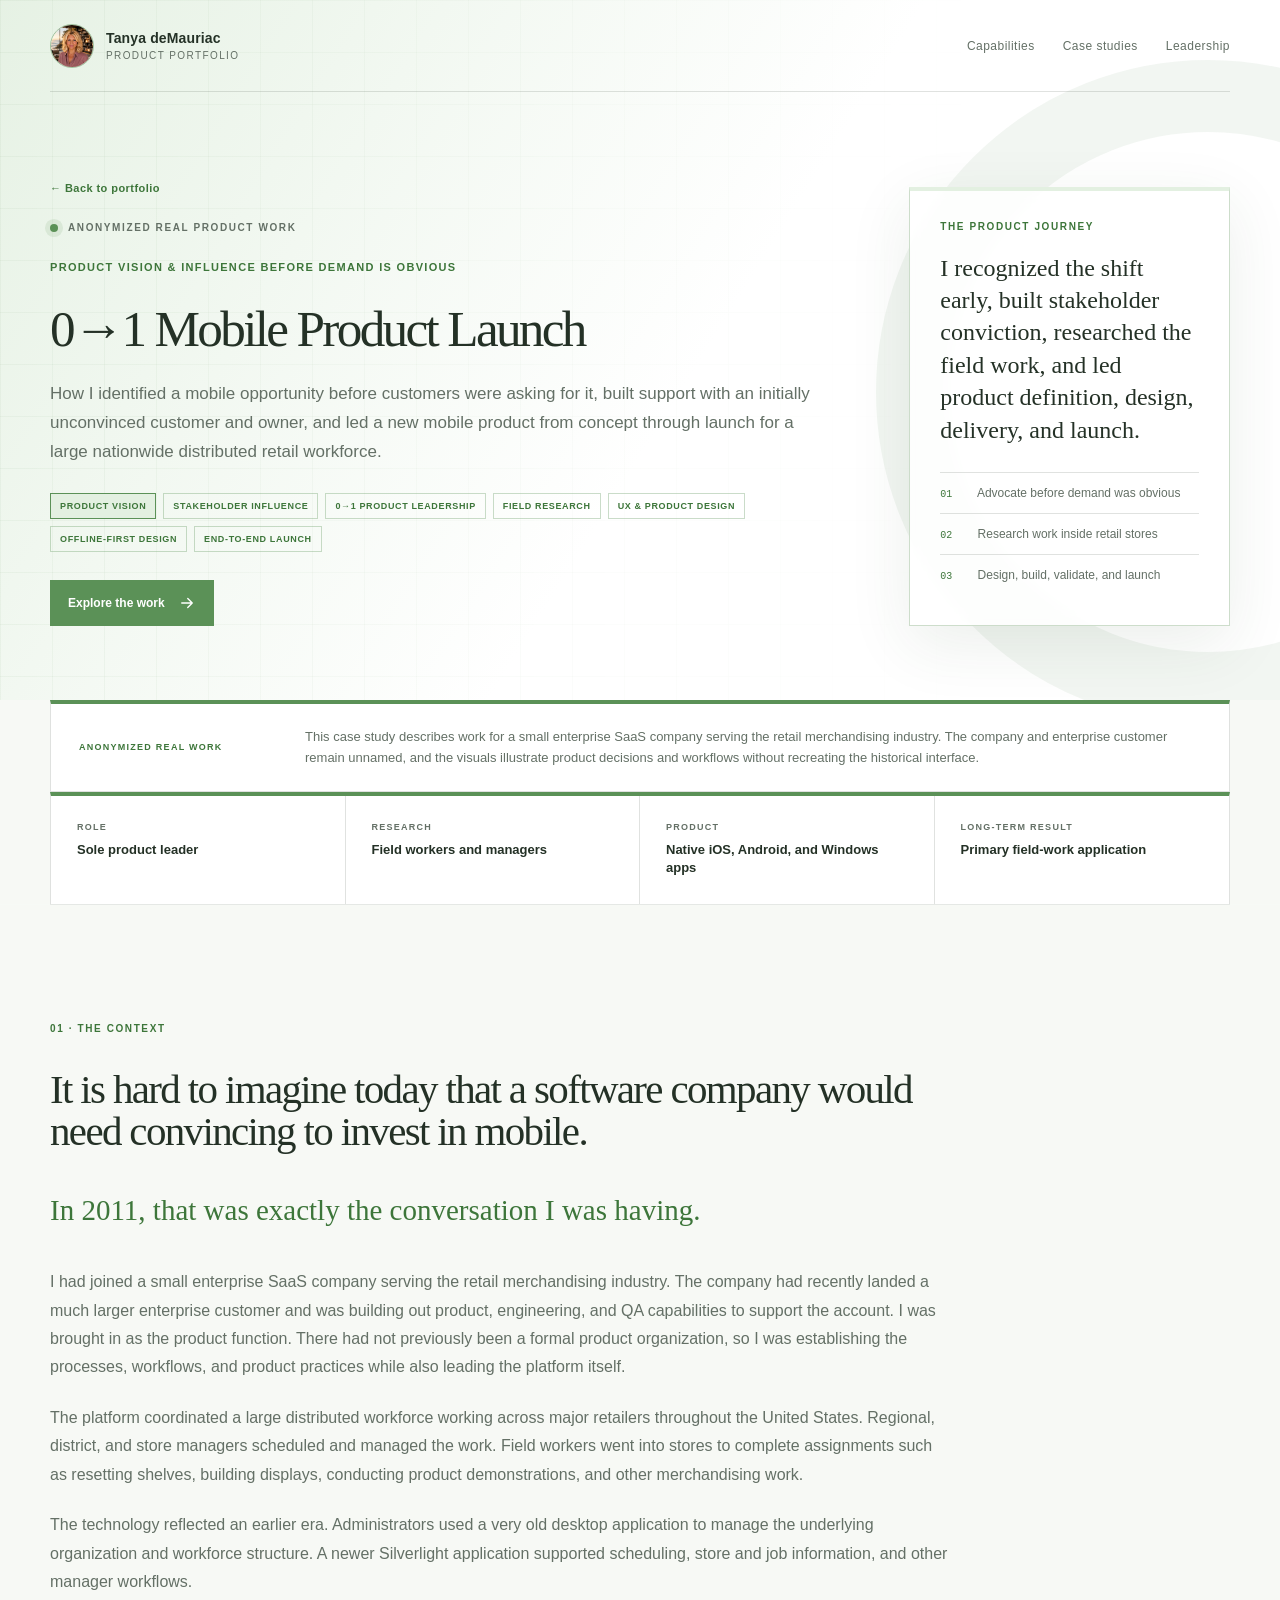
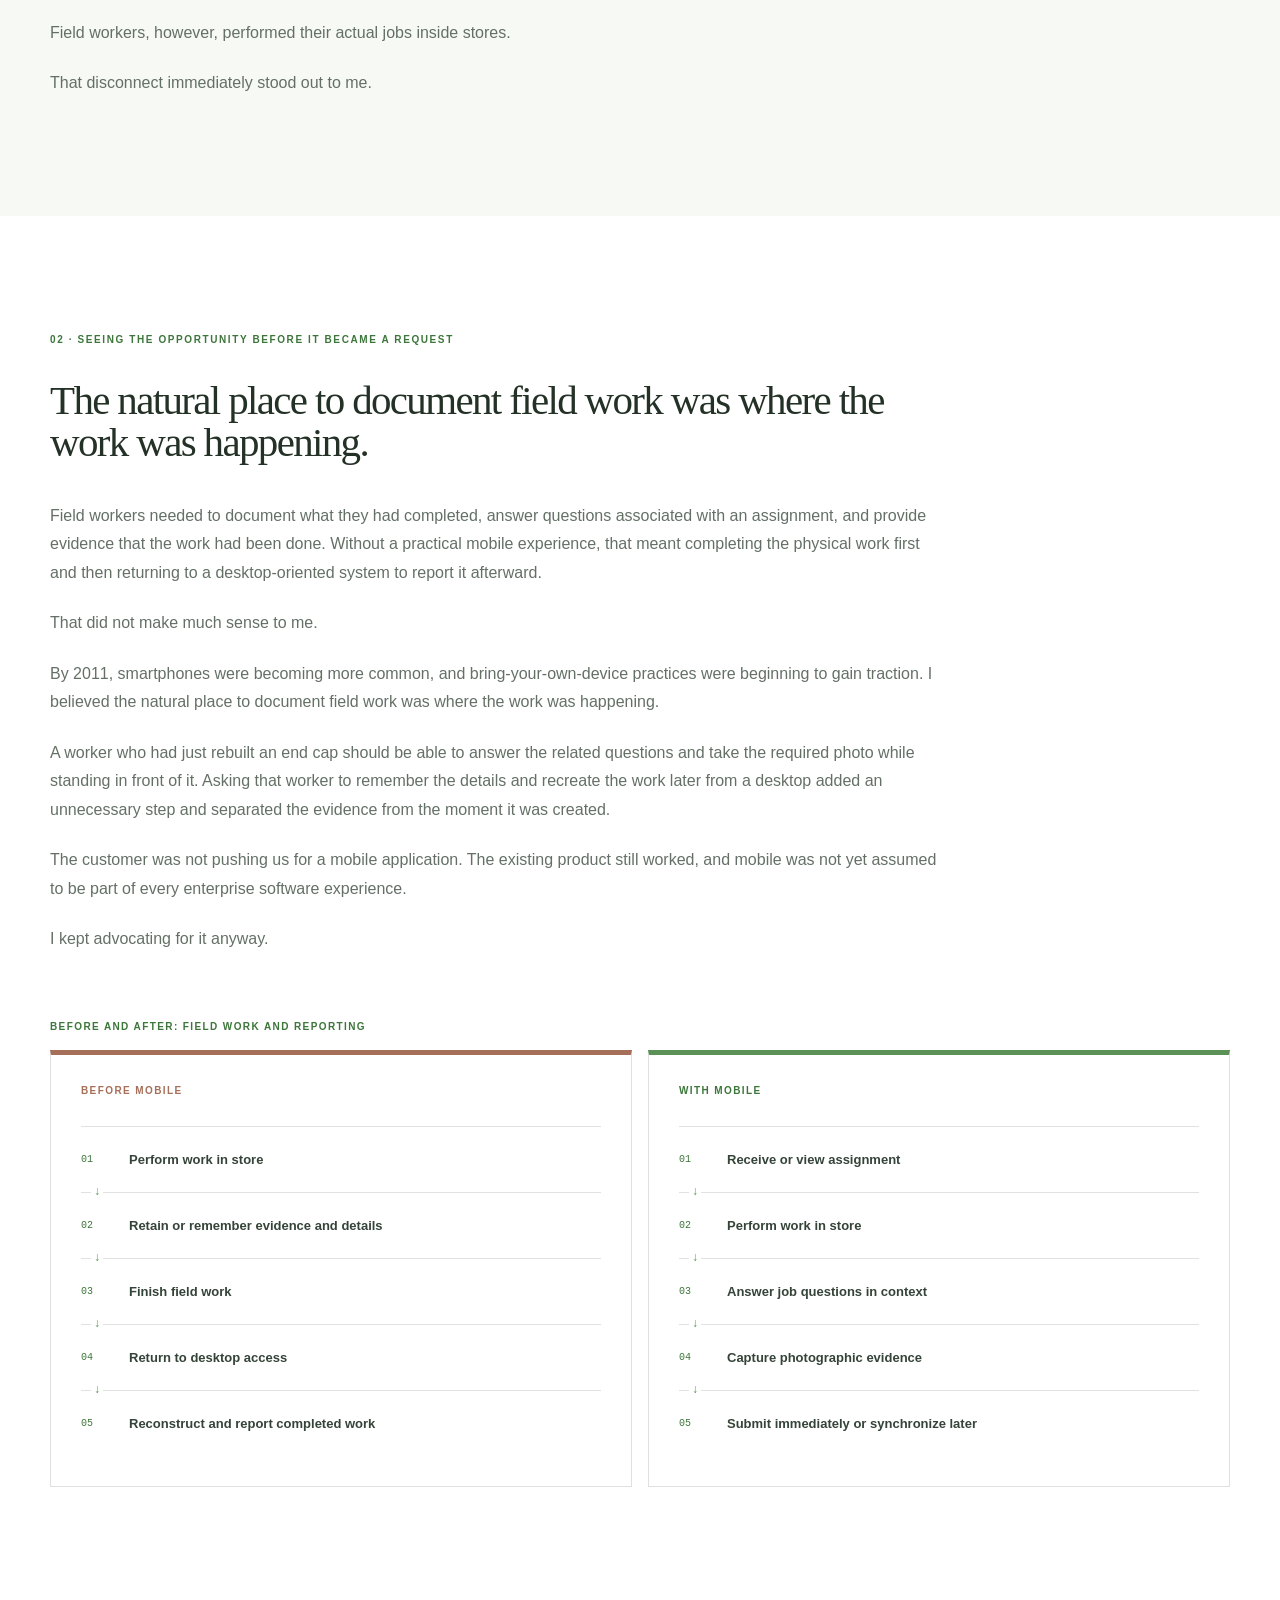
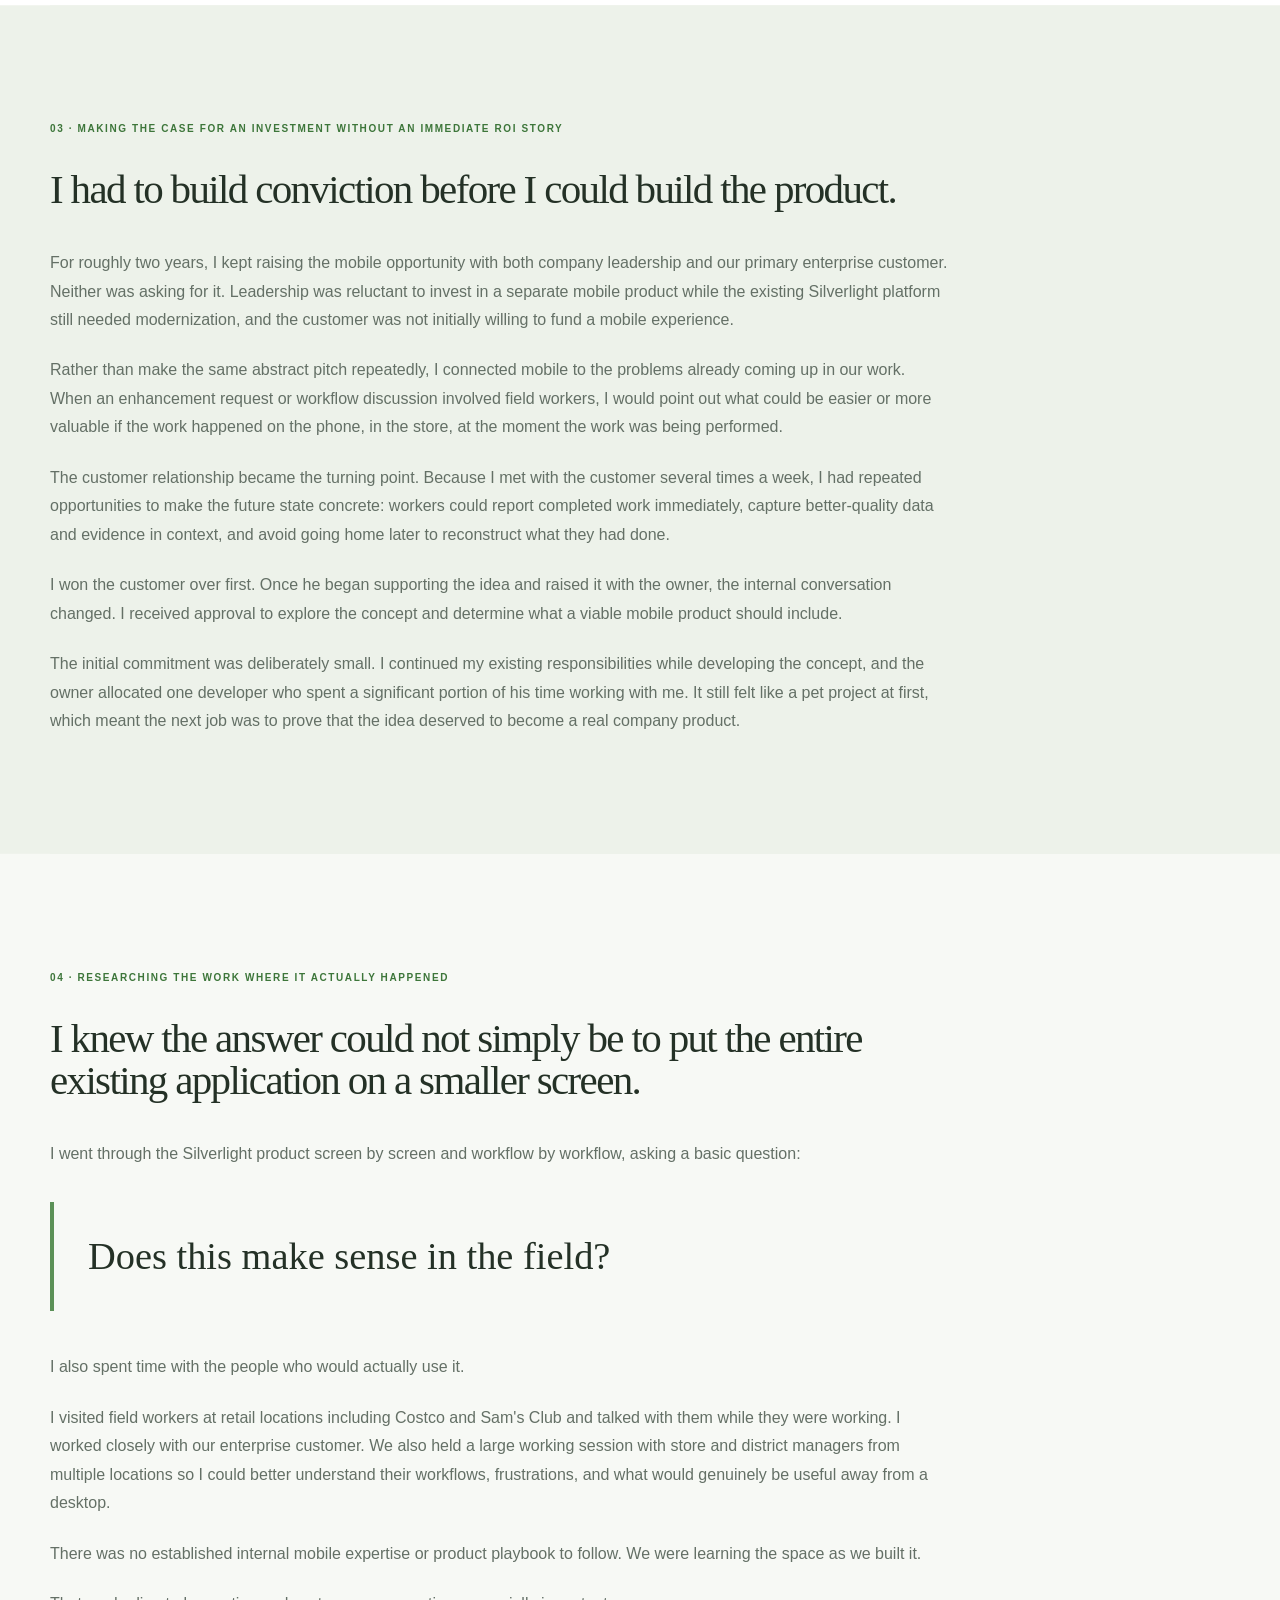
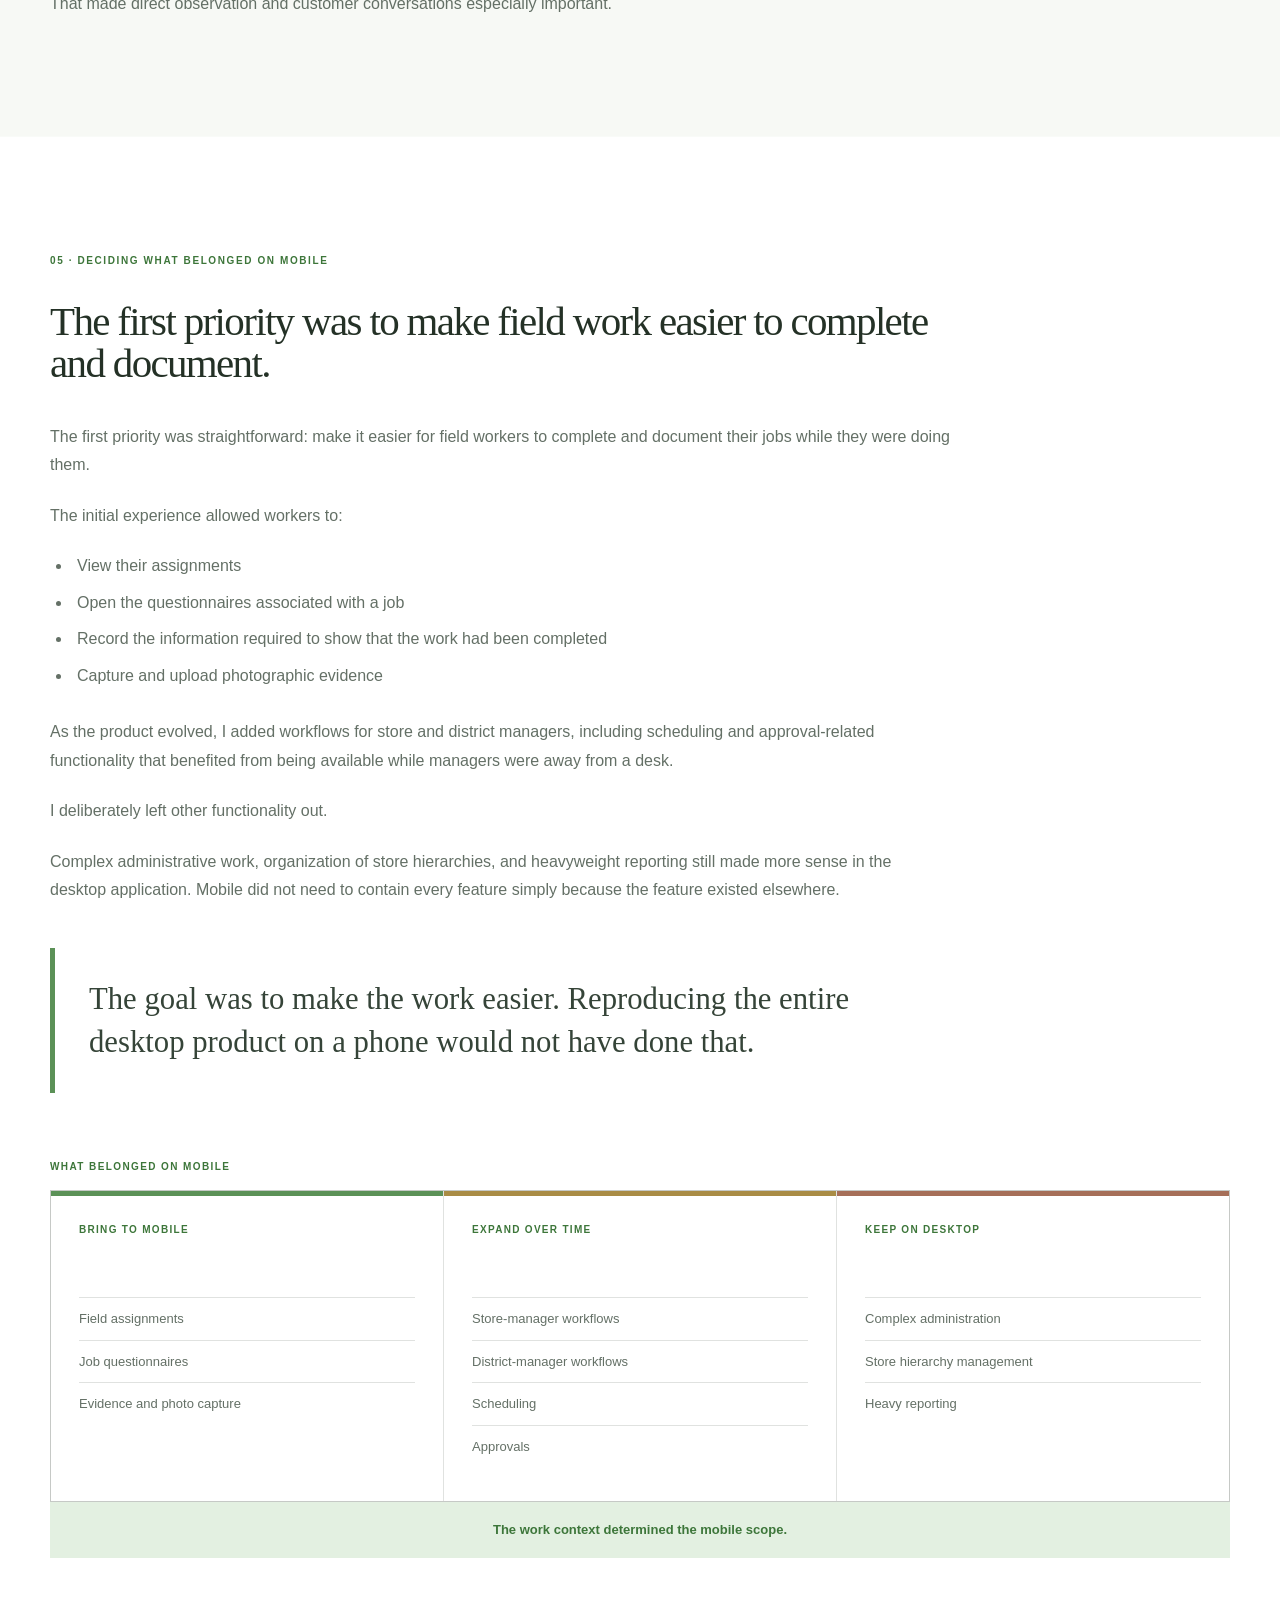
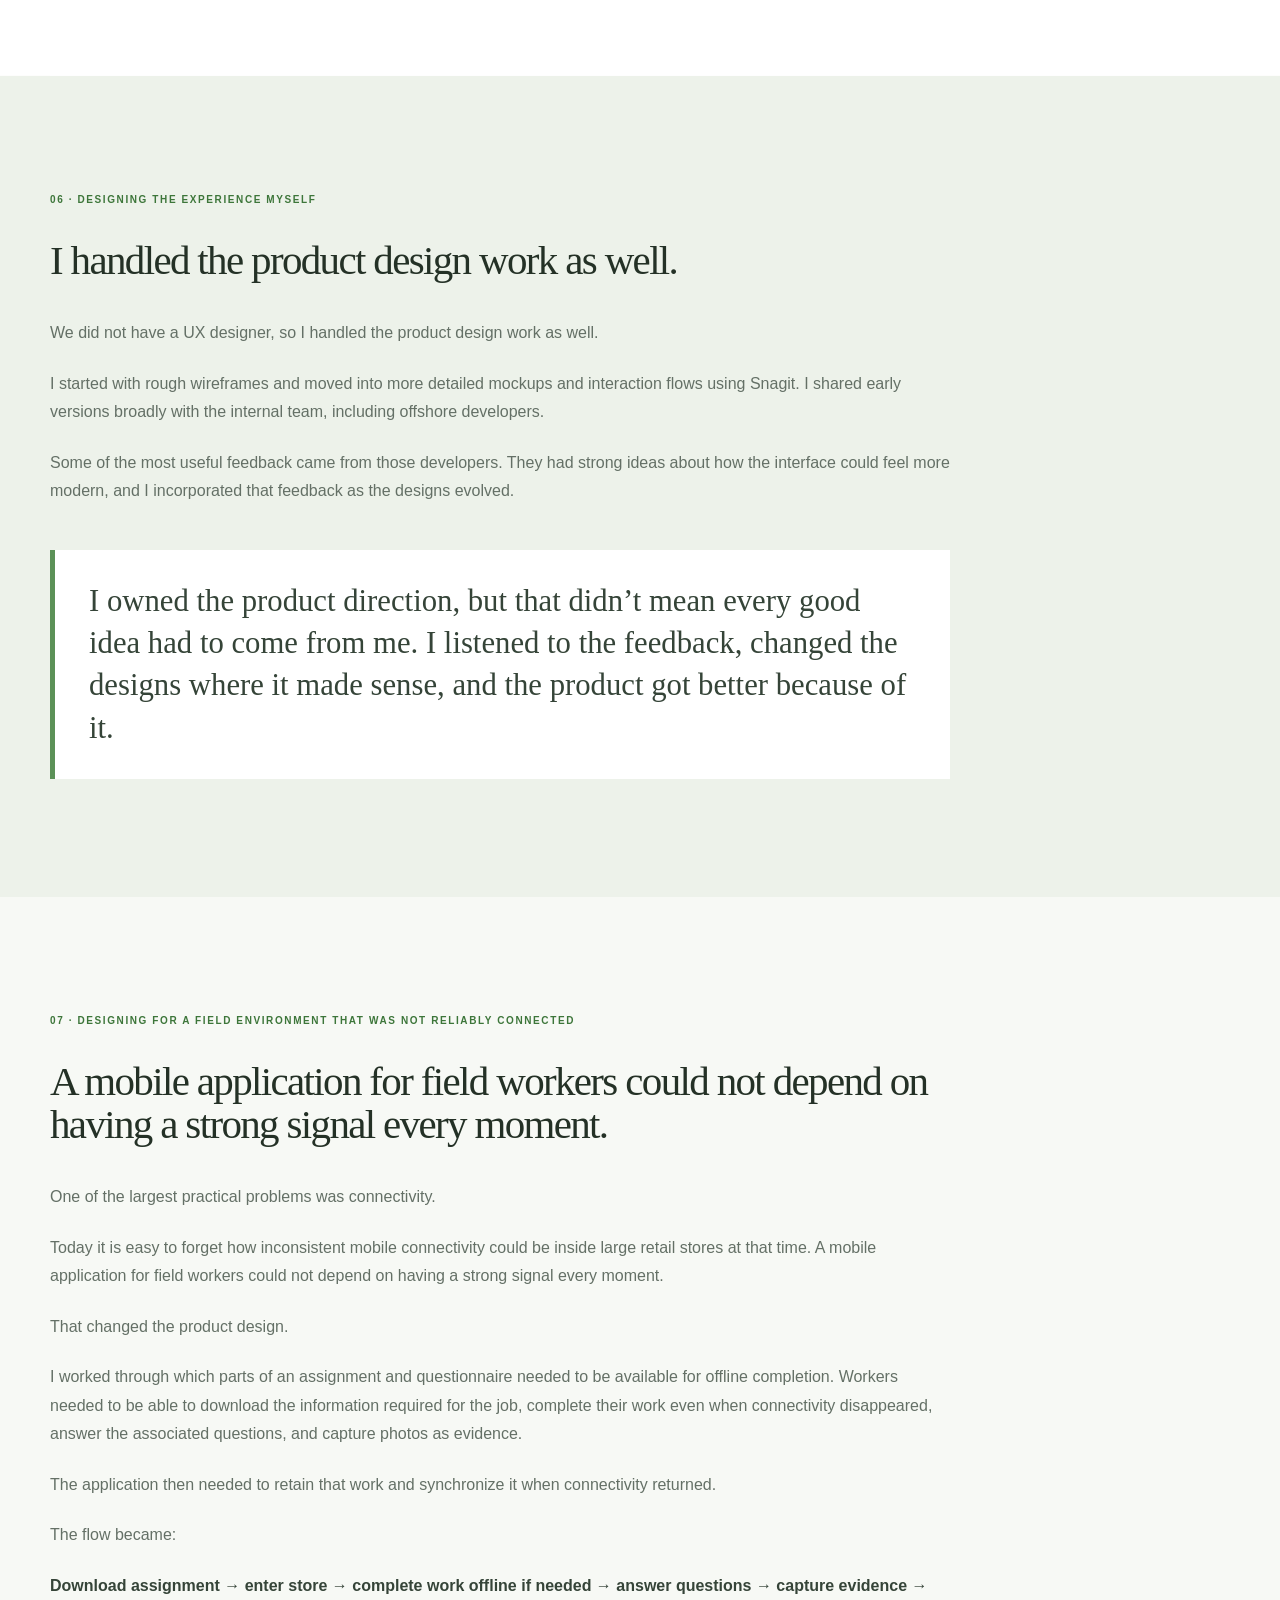
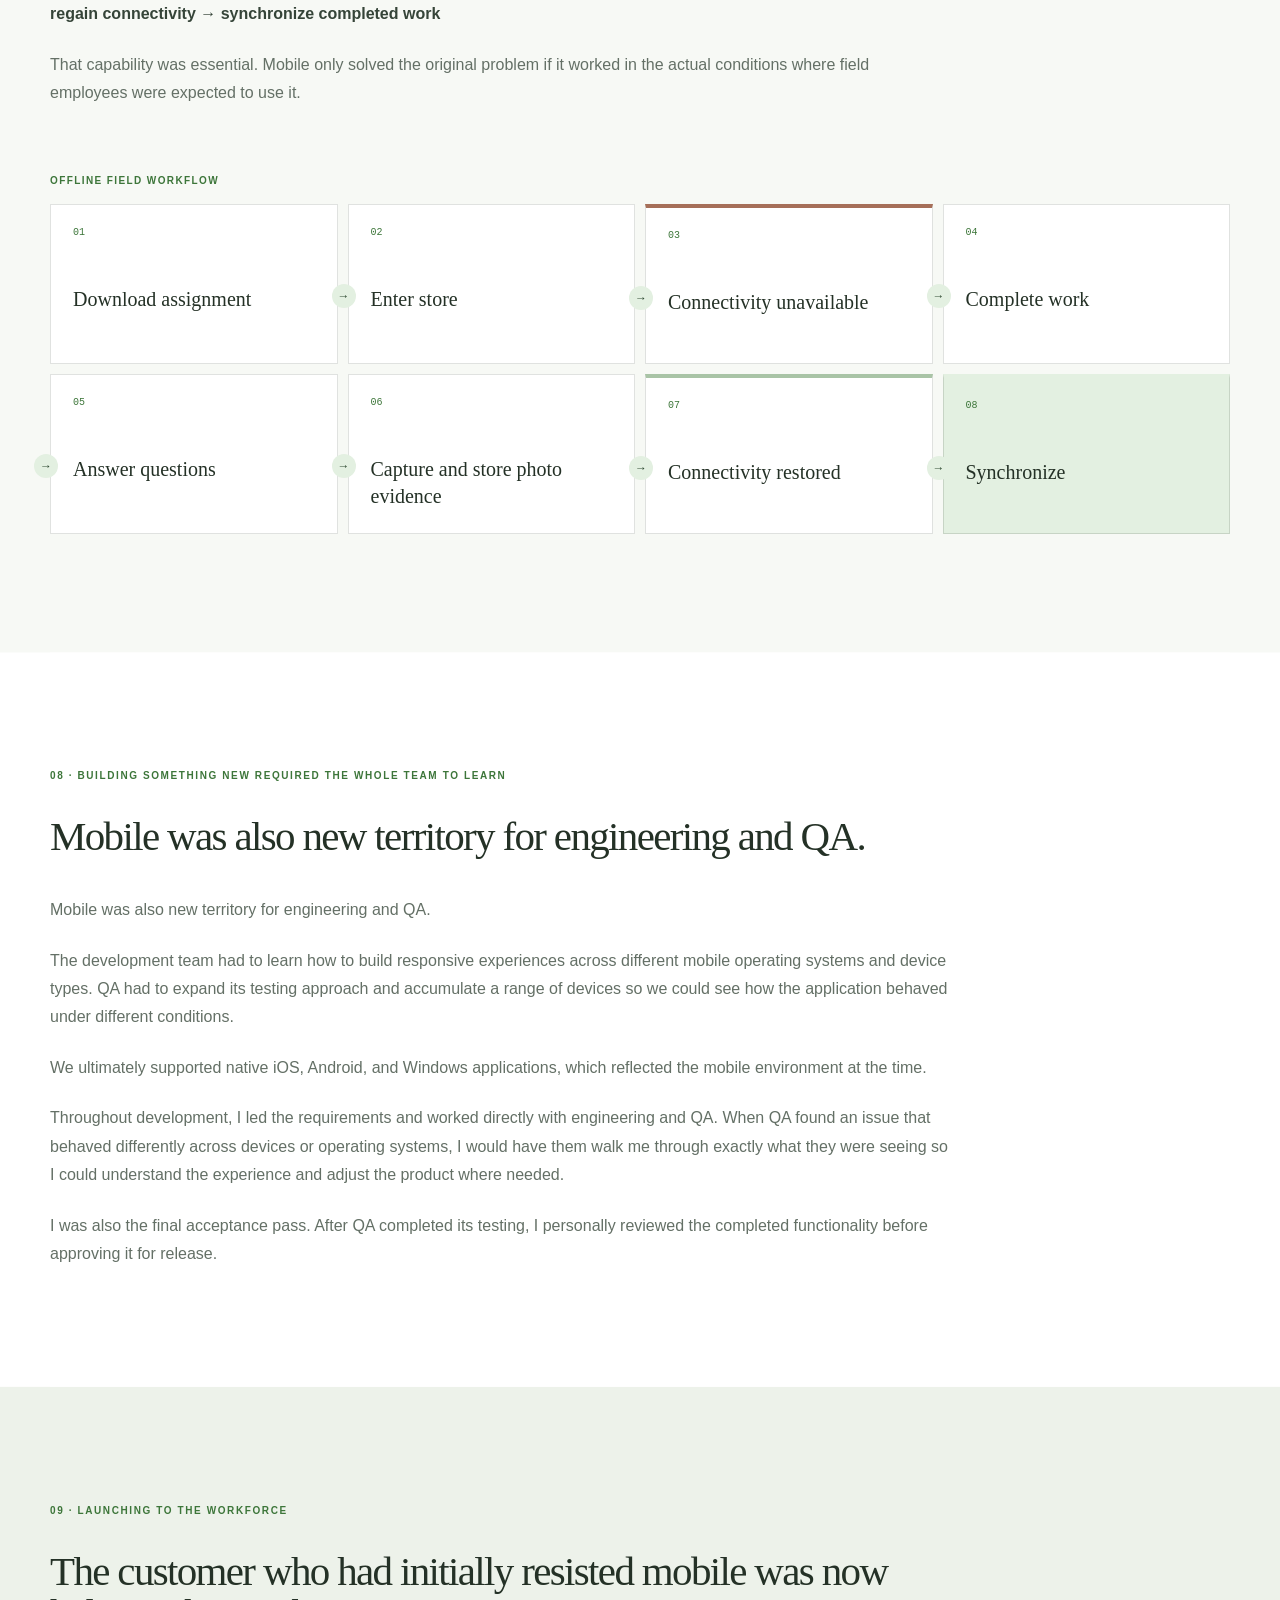
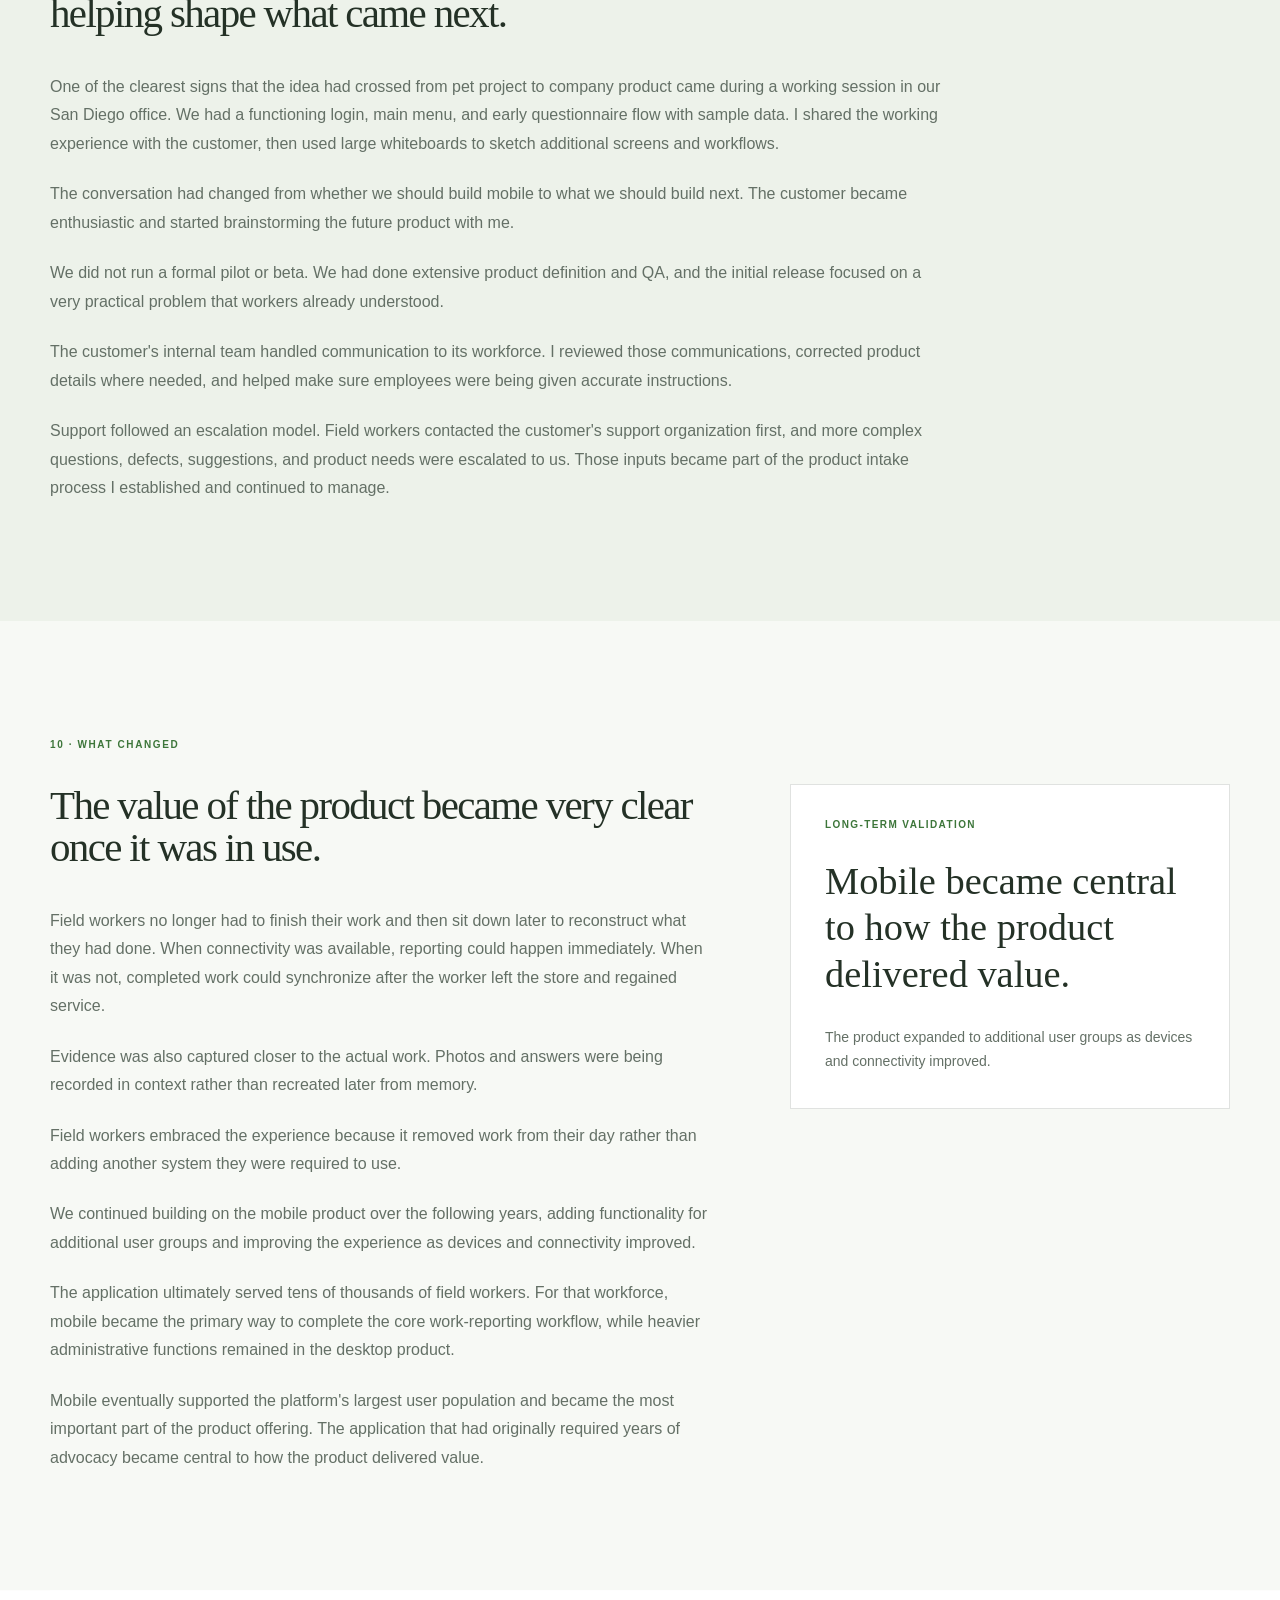
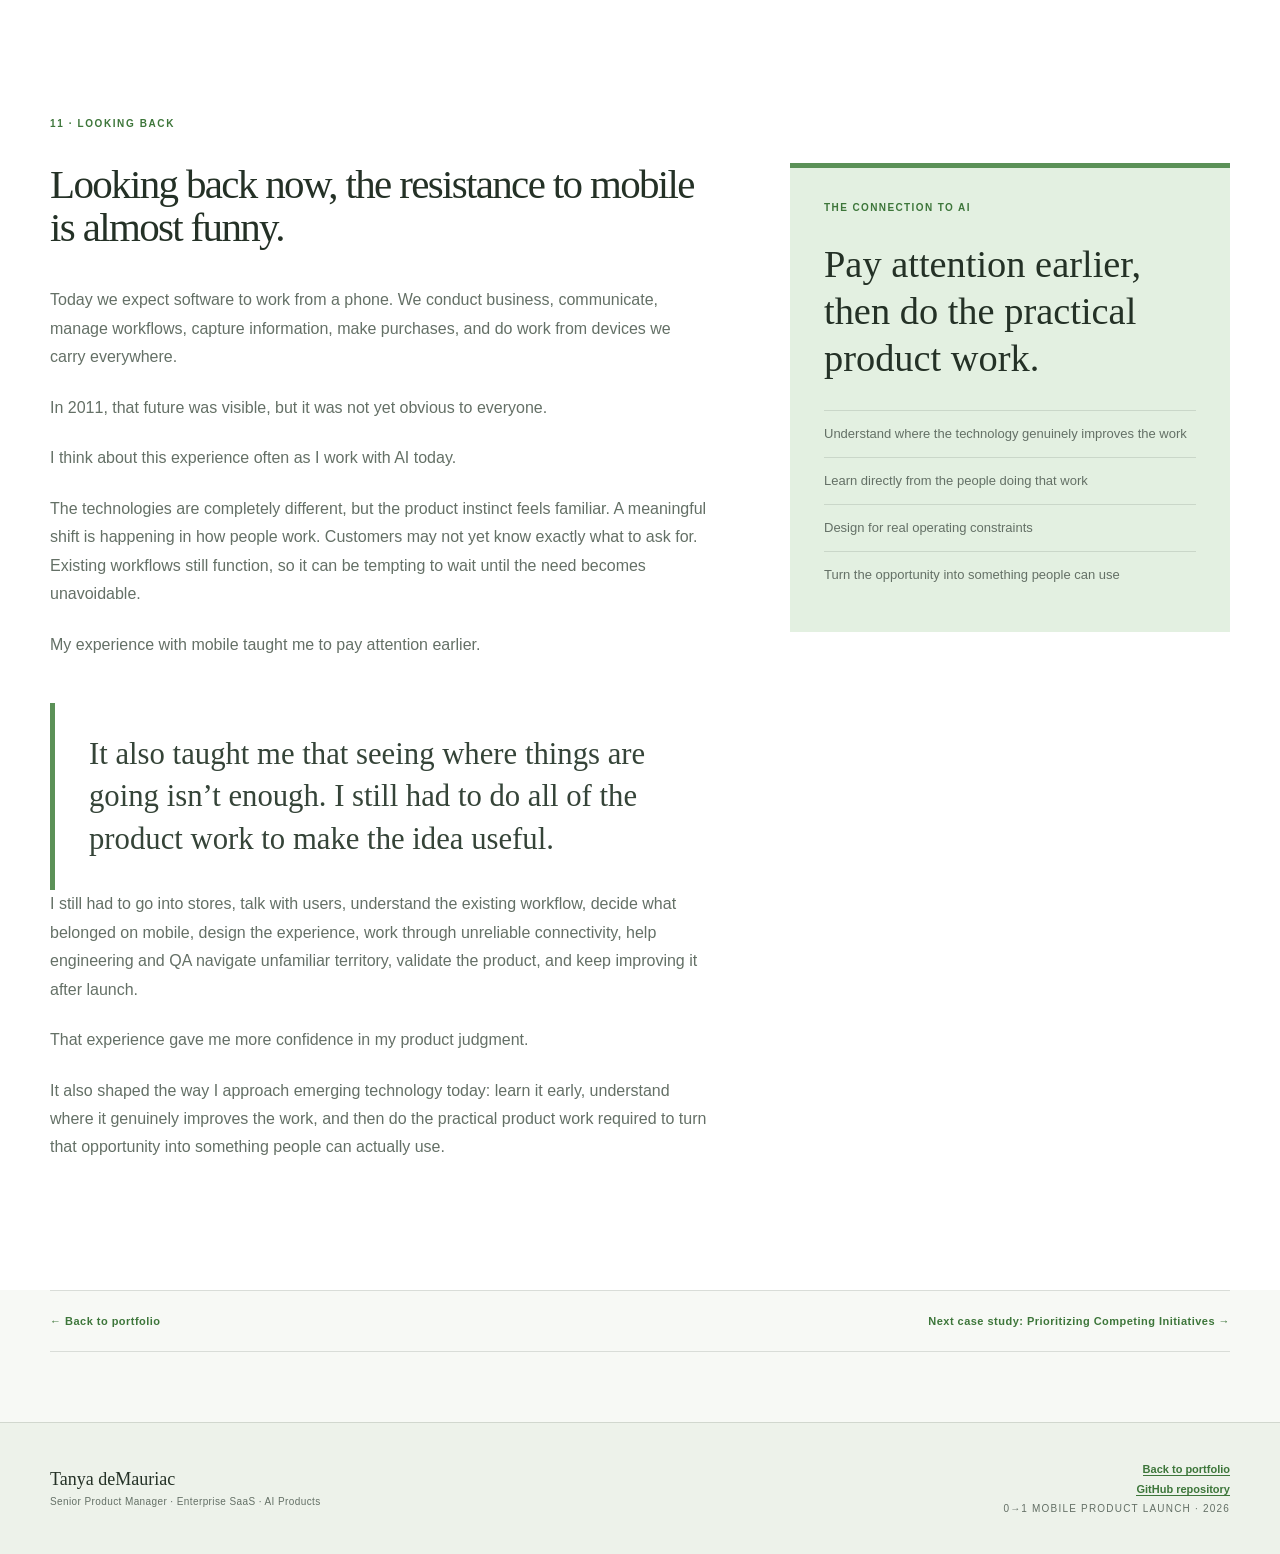
<file: zero-to-one-mobile-product/index.html>
<!doctype html>
<html lang="en">
  <head>
    <meta charset="utf-8" />
    <meta name="viewport" content="width=device-width, initial-scale=1" />
    <title>0→1 Mobile Product Launch | Tanya deMauriac</title>
    <meta
      name="description"
      content="An anonymized product-management case study about recognizing the mobile shift early, conducting field research, designing an offline-first experience, and leading a new mobile product through launch."
    />
    <link rel="icon" href="../favicon.svg" />
    <link rel="stylesheet" href="../styles.css?v=case-header-portrait-20261013" />
  
    <!-- Microsoft Clarity analytics -->
    <script type="text/javascript">
      (function(c,l,a,r,i,t,y){
          c[a]=c[a]||function(){(c[a].q=c[a].q||[]).push(arguments)};
          t=l.createElement(r);t.async=1;t.src="https://www.clarity.ms/tag/"+i;
          y=l.getElementsByTagName(r)[0];y.parentNode.insertBefore(t,y);
      })(window, document, "clarity", "script", "ymxdk5bwbi");

      (function () {
        var params = new URLSearchParams(window.location.search);
        var incomingRef = params.get("ref");
        if (incomingRef) {
          sessionStorage.setItem("portfolio_ref", incomingRef);
        }
        var portfolioRef = incomingRef || sessionStorage.getItem("portfolio_ref");
        if (portfolioRef) {
          window.clarity("set", "portfolio_ref", portfolioRef);
        }
      })();
    </script>
  </head>
  <body class="case-page mobile-page">
    <main id="top">
      <header class="site-header">
        <a class="brand" href="../" aria-label="Back to product portfolio">
          <img
            class="brand-photo"
            src="../TD%20Profile%20Pic-sm.PNG"
            alt="Portrait of Tanya deMauriac"
            width="44"
            height="44"
            decoding="async"
          />
          <span
            ><strong>Tanya deMauriac</strong
            ><small>Product Portfolio</small></span
          >
        </a>
        <nav aria-label="Portfolio navigation">
          <a href="../#capabilities">Capabilities</a>
          <a href="../#case-studies">Case studies</a>
          <a href="../#leadership">Leadership</a>
        </nav>
      </header>

      <section class="hero mobile-hero">
        <div class="hero-grid" aria-hidden="true"></div>
        <div class="hero-copy">
          <a class="back-link" href="../">← Back to portfolio</a>
          <div class="eyebrow">
            <span class="status-dot"></span> Anonymized real product work
          </div>
          <p class="hero-capability">
            Product Vision &amp; Influence Before Demand Is Obvious
          </p>
          <h1>0→1 Mobile Product Launch</h1>
          <p class="hero-lede">
            How I identified a mobile opportunity before customers were asking
            for it, built support with an initially unconvinced customer and
            owner, and led a new mobile product from concept through launch for
            a large nationwide distributed retail workforce.
          </p>
          <div
            class="capability-row capability-row-light"
            role="group"
            aria-label="Capabilities demonstrated"
          >
            <span class="capability-primary">Product Vision</span>
            <span>Stakeholder Influence</span><span>0→1 Product Leadership</span><span>Field Research</span>
            <span>UX &amp; Product Design</span><span>Offline-First Design</span>
            <span>End-to-End Launch</span>
          </div>
          <div class="hero-actions">
            <a class="primary-action" href="#context"
              >Explore the work
              <svg viewBox="0 0 24 24" aria-hidden="true" class="arrow-icon">
                <path d="M5 12h14M13 6l6 6-6 6"></path>
              </svg>
            </a>
          </div>
        </div>
        <aside class="thesis-card" aria-label="Case study overview">
          <div class="card-kicker">The product journey</div>
          <p>
            I recognized the shift early, built stakeholder conviction, researched
            the field work, and led product definition, design, delivery, and launch.
          </p>
          <ol>
            <li><span>01</span> Advocate before demand was obvious</li>
            <li><span>02</span> Research work inside retail stores</li>
            <li><span>03</span> Design, build, validate, and launch</li>
          </ol>
        </aside>
      </section>

      <section
        class="case-disclosure section-shell"
        aria-label="Case study disclosure"
      >
        <strong>Anonymized real work</strong>
        <p>
          This case study describes work for a small enterprise SaaS company
          serving the retail merchandising industry. The company and enterprise
          customer remain unnamed, and the visuals illustrate product decisions
          and workflows without recreating the historical interface.
        </p>
      </section>

      <section class="overview section-shell" aria-label="Case study overview">
        <div class="overview-item">
          <span>Role</span><strong>Sole product leader</strong>
        </div>
        <div class="overview-item">
          <span>Research</span><strong>Field workers and managers</strong>
        </div>
        <div class="overview-item">
          <span>Product</span><strong>Native iOS, Android, and Windows apps</strong>
        </div>
        <div class="overview-item">
          <span>Long-term result</span><strong>Primary field-work application</strong>
        </div>
      </section>

      <section class="mobile-section section-shell" id="context">
        <div class="section-label">01 · The context</div>
        <div class="mobile-prose mobile-opening">
          <h2>
            It is hard to imagine today that a software company would need
            convincing to invest in mobile.
          </h2>
          <p class="mobile-opening-line">In 2011, that was exactly the conversation I was having.</p>
          <p>
            I had joined a small enterprise SaaS company serving the retail
            merchandising industry. The company had recently landed a much larger
            enterprise customer and was building out product, engineering, and QA
            capabilities to support the account. I was brought in as the product
            function. There had not previously been a formal product organization,
            so I was establishing the processes, workflows, and product practices
            while also leading the platform itself.
          </p>
          <p>
            The platform coordinated a large distributed workforce working across
            major retailers throughout the United States. Regional, district, and
            store managers scheduled and managed the work. Field workers went into
            stores to complete assignments such as resetting shelves, building
            displays, conducting product demonstrations, and other merchandising
            work.
          </p>
          <p>
            The technology reflected an earlier era. Administrators used a very
            old desktop application to manage the underlying organization and
            workforce structure. A newer Silverlight application supported
            scheduling, store and job information, and other manager workflows.
          </p>
          <p>Field workers, however, performed their actual jobs inside stores.</p>
          <p>That disconnect immediately stood out to me.</p>
        </div>
      </section>

      <section class="mobile-section mobile-tint" id="opportunity">
        <div class="section-shell">
          <div class="section-label">02 · Seeing the opportunity before it became a request</div>
          <div class="mobile-prose">
            <h2>The natural place to document field work was where the work was happening.</h2>
            <p>
              Field workers needed to document what they had completed, answer
              questions associated with an assignment, and provide evidence that
              the work had been done. Without a practical mobile experience, that
              meant completing the physical work first and then returning to a
              desktop-oriented system to report it afterward.
            </p>
            <p>That did not make much sense to me.</p>
            <p>
              By 2011, smartphones were becoming more common, and
              bring-your-own-device practices were beginning to gain traction. I
              believed the natural place to document field work was where the work
              was happening.
            </p>
            <p>
              A worker who had just rebuilt an end cap should be able to answer the
              related questions and take the required photo while standing in
              front of it. Asking that worker to remember the details and recreate
              the work later from a desktop added an unnecessary step and
              separated the evidence from the moment it was created.
            </p>
            <p>
              The customer was not pushing us for a mobile application. The
              existing product still worked, and mobile was not yet assumed to be
              part of every enterprise software experience.
            </p>
            <p>I kept advocating for it anyway.</p>
          </div>

          <figure class="mobile-workflow-visual mobile-visual">
            <figcaption>Before and after: field work and reporting</figcaption>
            <div class="workflow-comparison">
              <article>
                <div class="visual-kicker">Before mobile</div>
                <ol>
                  <li><span>01</span><strong>Perform work in store</strong></li>
                  <li><span>02</span><strong>Retain or remember evidence and details</strong></li>
                  <li><span>03</span><strong>Finish field work</strong></li>
                  <li><span>04</span><strong>Return to desktop access</strong></li>
                  <li><span>05</span><strong>Reconstruct and report completed work</strong></li>
                </ol>
              </article>
              <article class="mobile-enabled-flow">
                <div class="visual-kicker">With mobile</div>
                <ol>
                  <li><span>01</span><strong>Receive or view assignment</strong></li>
                  <li><span>02</span><strong>Perform work in store</strong></li>
                  <li><span>03</span><strong>Answer job questions in context</strong></li>
                  <li><span>04</span><strong>Capture photographic evidence</strong></li>
                  <li><span>05</span><strong>Submit immediately or synchronize later</strong></li>
                </ol>
              </article>
            </div>
          </figure>
        </div>
      </section>

      <section class="mobile-section section-shell" id="investment">
        <div class="section-label">03 · Making the case for an investment without an immediate ROI story</div>
        <div class="mobile-prose">
          <h2>I had to build conviction before I could build the product.</h2>
          <p>
            For roughly two years, I kept raising the mobile opportunity with
            both company leadership and our primary enterprise customer. Neither
            was asking for it. Leadership was reluctant to invest in a separate
            mobile product while the existing Silverlight platform still needed
            modernization, and the customer was not initially willing to fund a
            mobile experience.
          </p>
          <p>
            Rather than make the same abstract pitch repeatedly, I connected
            mobile to the problems already coming up in our work. When an
            enhancement request or workflow discussion involved field workers, I
            would point out what could be easier or more valuable if the work
            happened on the phone, in the store, at the moment the work was being
            performed.
          </p>
          <p>
            The customer relationship became the turning point. Because I met
            with the customer several times a week, I had repeated opportunities
            to make the future state concrete: workers could report completed
            work immediately, capture better-quality data and evidence in
            context, and avoid going home later to reconstruct what they had
            done.
          </p>
          <p>
            I won the customer over first. Once he began supporting the idea and
            raised it with the owner, the internal conversation changed. I
            received approval to explore the concept and determine what a viable
            mobile product should include.
          </p>
          <p>
            The initial commitment was deliberately small. I continued my
            existing responsibilities while developing the concept, and the
            owner allocated one developer who spent a significant portion of his
            time working with me. It still felt like a pet project at first,
            which meant the next job was to prove that the idea deserved to
            become a real company product.
          </p>
        </div>
      </section>

      <section class="mobile-section mobile-field-section" id="research">
        <div class="section-shell">
          <div class="section-label light">04 · Researching the work where it actually happened</div>
          <div class="mobile-prose light-copy">
            <h2>I knew the answer could not simply be to put the entire existing application on a smaller screen.</h2>
            <p>
              I went through the Silverlight product screen by screen and
              workflow by workflow, asking a basic question:
            </p>
            <blockquote>Does this make sense in the field?</blockquote>
            <p>I also spent time with the people who would actually use it.</p>
            <p>
              I visited field workers at retail locations including Costco and
              Sam's Club and talked with them while they were working. I worked
              closely with our enterprise customer. We also held a large working
              session with store and district managers from multiple locations so
              I could better understand their workflows, frustrations, and what
              would genuinely be useful away from a desktop.
            </p>
            <p>
              There was no established internal mobile expertise or product
              playbook to follow. We were learning the space as we built it.
            </p>
            <p>
              That made direct observation and customer conversations especially
              important.
            </p>
          </div>
        </div>
      </section>

      <section class="mobile-section section-shell" id="scope">
        <div class="section-label">05 · Deciding what belonged on mobile</div>
        <div class="mobile-prose">
          <h2>The first priority was to make field work easier to complete and document.</h2>
          <p>
            The first priority was straightforward: make it easier for field
            workers to complete and document their jobs while they were doing
            them.
          </p>
          <p>The initial experience allowed workers to:</p>
          <ul>
            <li>View their assignments</li>
            <li>Open the questionnaires associated with a job</li>
            <li>Record the information required to show that the work had been completed</li>
            <li>Capture and upload photographic evidence</li>
          </ul>
          <p>
            As the product evolved, I added workflows for store and district
            managers, including scheduling and approval-related functionality
            that benefited from being available while managers were away from a
            desk.
          </p>
          <p>I deliberately left other functionality out.</p>
          <p>
            Complex administrative work, organization of store hierarchies, and
            heavyweight reporting still made more sense in the desktop
            application. Mobile did not need to contain every feature simply
            because the feature existed elsewhere.
          </p>
          <p class="mobile-pullquote">
            <strong>The goal was to make the work easier. Reproducing the entire desktop product on a phone would not have done that.</strong>
          </p>
        </div>

        <figure class="mobile-scope-visual mobile-visual">
          <figcaption>What belonged on mobile</figcaption>
          <div class="scope-decision-grid">
            <article class="scope-now">
              <span>Bring to mobile</span>
              <ul>
                <li>Field assignments</li>
                <li>Job questionnaires</li>
                <li>Evidence and photo capture</li>
              </ul>
            </article>
            <article class="scope-later">
              <span>Expand over time</span>
              <ul>
                <li>Store-manager workflows</li>
                <li>District-manager workflows</li>
                <li>Scheduling</li>
                <li>Approvals</li>
              </ul>
            </article>
            <article class="scope-desktop">
              <span>Keep on desktop</span>
              <ul>
                <li>Complex administration</li>
                <li>Store hierarchy management</li>
                <li>Heavy reporting</li>
              </ul>
            </article>
          </div>
          <p class="visual-note">The work context determined the mobile scope.</p>
        </figure>
      </section>

      <section class="mobile-section mobile-tint" id="design">
        <div class="section-shell">
          <div class="section-label">06 · Designing the experience myself</div>
          <div class="mobile-prose">
            <h2>I handled the product design work as well.</h2>
            <p>We did not have a UX designer, so I handled the product design work as well.</p>
            <p>
              I started with rough wireframes and moved into more detailed
              mockups and interaction flows using Snagit. I shared early versions
              broadly with the internal team, including offshore developers.
            </p>
            <p>
              Some of the most useful feedback came from those developers. They
              had strong ideas about how the interface could feel more modern,
              and I incorporated that feedback as the designs evolved.
            </p>
            <p class="mobile-pullquote">
              <strong>I owned the product direction, but that didn’t mean every good idea had to come from me. I listened to the feedback, changed the designs where it made sense, and the product got better because of it.</strong>
            </p>
          </div>
        </div>
      </section>

      <section class="mobile-section mobile-offline-section" id="offline">
        <div class="section-shell">
          <div class="section-label light">07 · Designing for a field environment that was not reliably connected</div>
          <div class="mobile-prose light-copy">
            <h2>A mobile application for field workers could not depend on having a strong signal every moment.</h2>
            <p>One of the largest practical problems was connectivity.</p>
            <p>
              Today it is easy to forget how inconsistent mobile connectivity
              could be inside large retail stores at that time. A mobile
              application for field workers could not depend on having a strong
              signal every moment.
            </p>
            <p>That changed the product design.</p>
            <p>
              I worked through which parts of an assignment and questionnaire
              needed to be available for offline completion. Workers needed to be
              able to download the information required for the job, complete
              their work even when connectivity disappeared, answer the associated
              questions, and capture photos as evidence.
            </p>
            <p>
              The application then needed to retain that work and synchronize it
              when connectivity returned.
            </p>
            <p>The flow became:</p>
            <p>
              <strong
                >Download assignment → enter store → complete work offline if
                needed → answer questions → capture evidence → regain
                connectivity → synchronize completed work</strong
              >
            </p>
            <p>That capability was essential. Mobile only solved the original problem if it worked in the actual conditions where field employees were expected to use it.</p>
          </div>

          <figure class="offline-flow-visual mobile-visual">
            <figcaption>Offline field workflow</figcaption>
            <div class="offline-flow" role="group" aria-label="Offline field workflow">
              <article><span>01</span><strong>Download assignment</strong></article>
              <article><span>02</span><strong>Enter store</strong></article>
              <article class="offline-state"><span>03</span><strong>Connectivity unavailable</strong></article>
              <article><span>04</span><strong>Complete work</strong></article>
              <article><span>05</span><strong>Answer questions</strong></article>
              <article><span>06</span><strong>Capture and store photo evidence</strong></article>
              <article class="online-state"><span>07</span><strong>Connectivity restored</strong></article>
              <article class="sync-state"><span>08</span><strong>Synchronize</strong></article>
            </div>
          </figure>
        </div>
      </section>

      <section class="mobile-section section-shell" id="team">
        <div class="section-label">08 · Building something new required the whole team to learn</div>
        <div class="mobile-prose">
          <h2>Mobile was also new territory for engineering and QA.</h2>
          <p>Mobile was also new territory for engineering and QA.</p>
          <p>
            The development team had to learn how to build responsive experiences
            across different mobile operating systems and device types. QA had to
            expand its testing approach and accumulate a range of devices so we
            could see how the application behaved under different conditions.
          </p>
          <p>
            We ultimately supported native iOS, Android, and Windows applications,
            which reflected the mobile environment at the time.
          </p>
          <p>
            Throughout development, I led the requirements and worked directly
            with engineering and QA. When QA found an issue that behaved
            differently across devices or operating systems, I would have them
            walk me through exactly what they were seeing so I could understand
            the experience and adjust the product where needed.
          </p>
          <p>
            I was also the final acceptance pass. After QA completed its testing,
            I personally reviewed the completed functionality before approving it
            for release.
          </p>
        </div>
      </section>

      <section class="mobile-section mobile-tint" id="launch">
        <div class="section-shell">
          <div class="section-label">09 · Launching to the workforce</div>
          <div class="mobile-prose">
            <h2>The customer who had initially resisted mobile was now helping shape what came next.</h2>
            <p>
              One of the clearest signs that the idea had crossed from pet
              project to company product came during a working session in our
              San Diego office. We had a functioning login, main menu, and early
              questionnaire flow with sample data. I shared the working
              experience with the customer, then used large whiteboards to sketch
              additional screens and workflows.
            </p>
            <p>
              The conversation had changed from whether we should build mobile
              to what we should build next. The customer became enthusiastic and
              started brainstorming the future product with me.
            </p>
            <p>
              We did not run a formal pilot or beta. We had done extensive product
              definition and QA, and the initial release focused on a very
              practical problem that workers already understood.
            </p>
            <p>
              The customer's internal team handled communication to its workforce.
              I reviewed those communications, corrected product details where
              needed, and helped make sure employees were being given accurate
              instructions.
            </p>
            <p>
              Support followed an escalation model. Field workers contacted the
              customer's support organization first, and more complex questions,
              defects, suggestions, and product needs were escalated to us. Those
              inputs became part of the product intake process I established and
              continued to manage.
            </p>
          </div>
        </div>
      </section>

      <section class="mobile-section mobile-outcome" id="outcome">
        <div class="section-shell">
          <div class="section-label light">10 · What changed</div>
          <div class="mobile-outcome-grid">
            <div class="mobile-prose light-copy">
              <h2>The value of the product became very clear once it was in use.</h2>
              <p>
                Field workers no longer had to finish their work and then sit down
                later to reconstruct what they had done. When connectivity was
                available, reporting could happen immediately. When it was not,
                completed work could synchronize after the worker left the store
                and regained service.
              </p>
              <p>
                Evidence was also captured closer to the actual work. Photos and
                answers were being recorded in context rather than recreated later
                from memory.
              </p>
              <p>
                Field workers embraced the experience because it removed work from
                their day rather than adding another system they were required to
                use.
              </p>
              <p>
                We continued building on the mobile product over the following
                years, adding functionality for additional user groups and
                improving the experience as devices and connectivity improved.
              </p>
              <p>
                The application ultimately served tens of thousands of field
                workers. For that workforce, mobile became the primary way to
                complete the core work-reporting workflow, while heavier
                administrative functions remained in the desktop product.
              </p>
              <p>
                Mobile eventually supported the platform's largest user
                population and became the most important part of the product
                offering. The application that had originally required years of
                advocacy became central to how the product delivered value.
              </p>
            </div>
            <aside class="mobile-result-card">
              <span>Long-term validation</span>
              <strong>Mobile became central to how the product delivered value.</strong>
              <p>
                The product expanded to additional user groups as devices and
                connectivity improved.
              </p>
            </aside>
          </div>
        </div>
      </section>

      <section class="mobile-section mobile-looking-back section-shell" id="looking-back">
        <div class="section-label">11 · Looking back</div>
        <div class="mobile-looking-grid">
          <div class="mobile-prose">
            <h2>Looking back now, the resistance to mobile is almost funny.</h2>
            <p>
              Today we expect software to work from a phone. We conduct business,
              communicate, manage workflows, capture information, make purchases,
              and do work from devices we carry everywhere.
            </p>
            <p>
              In 2011, that future was visible, but it was not yet obvious to
              everyone.
            </p>
            <p>I think about this experience often as I work with AI today.</p>
            <p>
              The technologies are completely different, but the product instinct
              feels familiar. A meaningful shift is happening in how people work.
              Customers may not yet know exactly what to ask for. Existing
              workflows still function, so it can be tempting to wait until the
              need becomes unavoidable.
            </p>
            <p>My experience with mobile taught me to pay attention earlier.</p>
            <p class="mobile-pullquote">
              <strong>It also taught me that seeing where things are going isn’t enough. I still had to do all of the product work to make the idea useful.</strong>
            </p>
            <p>
              I still had to go into stores, talk with users, understand the
              existing workflow, decide what belonged on mobile, design the
              experience, work through unreliable connectivity, help engineering
              and QA navigate unfamiliar territory, validate the product, and keep
              improving it after launch.
            </p>
            <p>That experience gave me more confidence in my product judgment.</p>
            <p>
              It also shaped the way I approach emerging technology today: learn
              it early, understand where it genuinely improves the work, and then
              do the practical product work required to turn that opportunity into
              something people can actually use.
            </p>
          </div>
          <aside class="ai-connection-card">
            <span>The connection to AI</span>
            <strong>Pay attention earlier, then do the practical product work.</strong>
            <ul>
              <li>Understand where the technology genuinely improves the work</li>
              <li>Learn directly from the people doing that work</li>
              <li>Design for real operating constraints</li>
              <li>Turn the opportunity into something people can use</li>
            </ul>
          </aside>
        </div>
      </section>

      <nav class="case-end-nav" aria-label="Case study navigation">
        <a href="../">← Back to portfolio</a>
        <a href="../shared-sprint-team-prioritization/"
          >Next case study: Prioritizing Competing Initiatives →</a
        >
      </nav>

      <footer>
        <div>
          <strong>Tanya deMauriac</strong
          ><span>Senior Product Manager · Enterprise SaaS · AI Products</span>
        </div>
        <div class="footer-meta">
          <a href="../">Back to portfolio</a
          ><a
            href="https://github.com/tanyademauriac-PM/ai-product-portfolio"
            target="_blank"
            rel="noopener noreferrer"
            >GitHub repository</a
          ><span>0→1 Mobile Product Launch · 2026</span>
        </div>
      </footer>
    </main>
  </body>
</html>
</file>
<file: styles.css>
:root {
  --ink: #243126;
  --ink-soft: #354438;
  --forest: #2f4a32;
  --forest-light: #476b49;
  --paper: #f7f9f5;
  --paper-deep: #edf2ea;
  --white: #ffffff;
  --moss: #5b9157;
  --moss-deep: #3d763a;
  --moss-light: #e3f0e1;
  --sage: #a9c4a6;
  --clay: #a66f59;
  --ochre: #a98c45;
  --muted: #647066;
  --line: rgba(36, 49, 38, 0.14);
  --serif:
    "Iowan Old Style", "Palatino Linotype", "Book Antiqua", Palatino, Georgia,
    serif;
  --sans: Aptos, "Segoe UI", Helvetica, Arial, sans-serif;
}

* {
  box-sizing: border-box;
}
html {
  scroll-behavior: smooth;
}
body {
  margin: 0;
  background: var(--paper);
  color: var(--ink);
  font-family: var(--sans);
}
a {
  color: inherit;
  text-decoration: none;
}
h1,
h2,
h3,
p {
  margin-top: 0;
}
main {
  overflow: hidden;
}

.site-header {
  position: absolute;
  z-index: 20;
  inset: 0 0 auto;
  width: min(1180px, calc(100% - 48px));
  height: 92px;
  margin: 0 auto;
  display: flex;
  align-items: center;
  justify-content: space-between;
  border-bottom: 1px solid rgba(255, 255, 255, 0.2);
  color: var(--white);
}
.brand {
  display: inline-flex;
  align-items: center;
  gap: 12px;
}
.brand-mark {
  width: 42px;
  height: 42px;
  display: grid;
  place-items: center;
  border: 1px solid rgba(255, 255, 255, 0.55);
  color: var(--moss-light);
  font-family: var(--serif);
  font-style: italic;
  font-size: 17px;
}
.brand strong,
.brand small {
  display: block;
}
.brand strong {
  font-size: 14px;
  letter-spacing: 0.01em;
}
.brand small {
  margin-top: 4px;
  color: rgba(255, 255, 255, 0.64);
  font-size: 10px;
  letter-spacing: 0.14em;
  text-transform: uppercase;
}
nav {
  display: flex;
  gap: 28px;
  font-size: 12px;
  letter-spacing: 0.04em;
}
nav a {
  color: rgba(255, 255, 255, 0.74);
}
nav a:hover,
nav a:focus-visible {
  color: var(--white);
}

.home-page .site-header {
  color: var(--ink);
  border-bottom-color: var(--line);
}
.home-page .brand-mark {
  border-color: var(--moss);
  color: var(--moss-deep);
}
.home-page .brand small,
.home-page nav a {
  color: var(--muted);
}
.home-page nav a:hover,
.home-page nav a:focus-visible {
  color: var(--moss-deep);
}

.section-shell {
  width: min(1180px, calc(100% - 48px));
  margin: 0 auto;
}
.numbered-label,
.section-label,
.eyebrow,
.card-kicker,
.case-type,
.family-code {
  font-size: 10px;
  font-weight: 700;
  letter-spacing: 0.16em;
  text-transform: uppercase;
}
.numbered-label {
  display: flex;
  align-items: baseline;
  gap: 10px;
  color: var(--moss-deep);
}
.numbered-label span {
  font-family: var(--serif);
  font-size: 28px;
  font-weight: 400;
  font-style: italic;
}
.section-label {
  color: var(--moss-deep);
}
.section-label.light {
  color: var(--moss-light);
}

/* Home */
.home-hero {
  min-height: 820px;
  padding: 152px max(24px, calc((100vw - 1180px) / 2)) 84px;
  display: grid;
  grid-template-columns: minmax(0, 1.1fr) minmax(390px, 0.9fr);
  gap: 86px;
  align-items: end;
  position: relative;
}
.home-hero::before {
  content: "";
  position: absolute;
  inset: 92px max(24px, calc((100vw - 1180px) / 2)) auto;
  width: 82px;
  height: 7px;
  background: var(--moss);
}
.home-intro {
  max-width: 690px;
}
.portfolio-kicker {
  margin: 40px 0 22px;
  color: var(--clay);
  font-size: 11px;
  font-weight: 700;
  letter-spacing: 0.15em;
  text-transform: uppercase;
}
.home-hero h1 {
  margin-bottom: 28px;
  font-family: var(--serif);
  font-size: clamp(38px, 4vw, 56px);
  font-weight: 400;
  line-height: 0.99;
  letter-spacing: -0.045em;
}
.home-lede {
  max-width: 650px;
  margin-bottom: 28px;
  color: var(--muted);
  font-size: 17px;
  line-height: 1.72;
}
.capability-row {
  display: flex;
  flex-wrap: wrap;
  gap: 7px;
}
.capability-row span,
.capability-list span {
  display: inline-block;
  padding: 7px 9px;
  border: 1px solid rgba(80, 89, 62, 0.33);
  color: var(--moss-deep);
  font-size: 9px;
  font-weight: 700;
  letter-spacing: 0.07em;
  text-transform: uppercase;
}
.case-index {
  padding: 34px;
  background: var(--moss);
  color: var(--white);
  box-shadow: 28px 28px 0 var(--moss-light);
}
.case-index-heading {
  display: flex;
  justify-content: space-between;
  align-items: baseline;
  margin-bottom: 36px;
}
.case-index-heading span {
  color: rgba(255, 255, 255, 0.62);
  font-size: 9px;
  letter-spacing: 0.15em;
  text-transform: uppercase;
}
.case-index-heading strong {
  font-family: var(--serif);
  font-size: 19px;
  font-weight: 400;
}
.case-index > a {
  display: grid;
  grid-template-columns: 34px 1fr 20px;
  gap: 14px;
  align-items: start;
  padding: 22px 0;
  border-top: 1px solid rgba(255, 255, 255, 0.25);
}
.case-index > a:last-child {
  border-bottom: 1px solid rgba(255, 255, 255, 0.25);
}
.case-index > a:hover strong,
.case-index > a:focus-visible strong {
  text-decoration: underline;
  text-underline-offset: 5px;
}
.case-number {
  color: var(--moss-light);
  font-family: monospace;
  font-size: 10px;
}
.case-index a strong,
.case-index a small {
  display: block;
}
.case-index a strong {
  font-family: var(--serif);
  font-size: 22px;
  font-weight: 400;
  line-height: 1.18;
}
.case-index a small {
  margin-top: 8px;
  color: rgba(255, 255, 255, 0.66);
  font-size: 11px;
  line-height: 1.45;
}
.case-arrow {
  font-size: 17px;
}

.home-section {
  padding: 124px max(24px, calc((100vw - 1180px) / 2));
}
.home-section-heading {
  display: grid;
  grid-template-columns: minmax(0, 1.2fr) minmax(280px, 0.8fr);
  gap: 90px;
  align-items: end;
  margin: 34px 0 62px;
}
.home-section-heading h2,
.explore-grid h2,
.outcome-grid h2 {
  margin: 0;
  font-family: var(--serif);
  font-size: clamp(30px, 3.2vw, 44px);
  font-weight: 400;
  line-height: 1.04;
  letter-spacing: -0.04em;
}
.home-section-heading p,
.explore-grid p {
  margin: 0;
  color: var(--muted);
  font-size: 16px;
  line-height: 1.7;
}
.capabilities-section {
  background: var(--white);
}
.capability-family-grid {
  display: grid;
  grid-template-columns: repeat(3, 1fr);
  gap: 16px;
}
.capability-family-grid article {
  min-height: 350px;
  padding: 30px;
  border: 1px solid var(--line);
  background: var(--paper);
}
.capability-family-grid .family-strategy {
  border-top: 5px solid var(--moss);
}
.capability-family-grid .family-discovery {
  border-top: 5px solid var(--clay);
}
.capability-family-grid .family-ai {
  border-top: 5px solid var(--ochre);
}
.family-code {
  color: var(--muted);
}
.capability-family-grid h3 {
  margin: 74px 0 30px;
  font-family: var(--serif);
  font-size: 30px;
  font-weight: 400;
}
.capability-list {
  display: flex;
  flex-wrap: wrap;
  gap: 7px;
}
.family-discovery .capability-list span {
  border-color: rgba(183, 120, 93, 0.38);
  color: #84533e;
}
.family-ai .capability-list span {
  border-color: rgba(185, 155, 81, 0.45);
  color: #755f2e;
}

.case-studies-section {
  background: var(--paper);
}
.portfolio-case {
  display: grid;
  grid-template-columns: 60px minmax(0, 1fr) 150px;
  gap: 34px;
  align-items: start;
  padding: 40px 0;
  border-top: 1px solid var(--line);
}
.portfolio-case:last-child {
  border-bottom: 1px solid var(--line);
}
.portfolio-case-index {
  color: var(--moss);
  font-family: var(--serif);
  font-size: 24px;
  font-style: italic;
}
.case-type {
  margin-bottom: 13px;
  color: var(--clay);
}
.portfolio-case h3 {
  margin-bottom: 18px;
  font-family: var(--serif);
  font-size: clamp(32px, 3.4vw, 48px);
  font-weight: 400;
  line-height: 1.08;
  letter-spacing: -0.035em;
}
.portfolio-case h3 a:hover,
.portfolio-case h3 a:focus-visible {
  text-decoration: underline;
  text-decoration-color: var(--moss);
  text-underline-offset: 7px;
}
.portfolio-case-main > p:not(.case-type) {
  max-width: 760px;
  color: var(--muted);
  font-size: 15px;
  line-height: 1.7;
}
.case-link {
  align-self: center;
  color: var(--moss-deep);
  font-size: 12px;
  font-weight: 700;
}
.case-link span {
  margin-left: 8px;
}
.case-link:hover,
.case-link:focus-visible {
  text-decoration: underline;
  text-underline-offset: 5px;
}

.explore-section {
  background: var(--forest);
  color: var(--white);
}
.explore-section .numbered-label {
  color: var(--moss-light);
}
.explore-grid {
  display: grid;
  grid-template-columns: 0.82fr 1.18fr;
  gap: 100px;
  margin-top: 44px;
}
.explore-grid p {
  margin-top: 28px;
  color: rgba(255, 255, 255, 0.62);
}
.explore-links a {
  display: block;
  padding: 22px 0;
  border-top: 1px solid rgba(255, 255, 255, 0.2);
}
.explore-links a:last-child {
  border-bottom: 1px solid rgba(255, 255, 255, 0.2);
}
.explore-links span,
.explore-links strong {
  display: block;
}
.explore-links span {
  margin-bottom: 7px;
  color: var(--sage);
  font-size: 10px;
  letter-spacing: 0.08em;
  text-transform: uppercase;
}
.explore-links strong {
  font-family: var(--serif);
  font-size: 22px;
  font-weight: 400;
}
.explore-links a:hover strong,
.explore-links a:focus-visible strong {
  color: var(--moss-light);
}

.leadership-section {
  background: var(--paper-deep);
}
.leadership-grid {
  display: grid;
  grid-template-columns: repeat(2, 1fr);
  border-top: 1px solid var(--line);
  border-left: 1px solid var(--line);
}
.leadership-grid article {
  min-height: 190px;
  padding: 28px;
  border-right: 1px solid var(--line);
  border-bottom: 1px solid var(--line);
  background: rgba(255, 255, 255, 0.36);
}
.leadership-grid span,
.leadership-grid strong {
  display: block;
}
.leadership-grid span {
  margin-bottom: 55px;
  color: var(--moss-deep);
  font-size: 9px;
  font-weight: 700;
  letter-spacing: 0.13em;
  text-transform: uppercase;
}
.leadership-grid strong {
  max-width: 470px;
  font-family: var(--serif);
  font-size: 23px;
  font-weight: 400;
  line-height: 1.35;
}

.leadership-patterns article:last-child {
  grid-column: 1 / -1;
  min-height: 170px;
}

.leadership-patterns article:last-child strong {
  max-width: 900px;
}

/* Shared case-study system */
.hero {
  min-height: 760px;
  padding: 158px max(24px, calc((100vw - 1180px) / 2)) 82px;
  display: grid;
  grid-template-columns: minmax(0, 1.42fr) minmax(310px, 0.58fr);
  gap: 74px;
  align-items: end;
  position: relative;
  overflow: hidden;
  background: var(--forest);
  color: var(--white);
}
.hero::after {
  content: "";
  position: absolute;
  width: 520px;
  height: 520px;
  right: -260px;
  top: 60px;
  border: 72px solid rgba(220, 225, 205, 0.07);
  border-radius: 50%;
}
.hero-grid {
  position: absolute;
  inset: 0;
  background-image:
    linear-gradient(rgba(255, 255, 255, 0.025) 1px, transparent 1px),
    linear-gradient(90deg, rgba(255, 255, 255, 0.025) 1px, transparent 1px);
  background-size: 52px 52px;
  mask-image: linear-gradient(to right, black, transparent 78%);
}
.hero-copy,
.thesis-card {
  position: relative;
  z-index: 1;
}
.back-link {
  display: inline-block;
  margin-bottom: 28px;
  color: var(--moss-light);
  font-size: 11px;
  font-weight: 700;
  letter-spacing: 0.04em;
}
.back-link:hover,
.back-link:focus-visible {
  text-decoration: underline;
  text-underline-offset: 5px;
}
.eyebrow {
  display: flex;
  align-items: center;
  gap: 10px;
  color: rgba(255, 255, 255, 0.64);
}
.status-dot {
  width: 8px;
  height: 8px;
  border-radius: 50%;
  background: var(--moss-light);
  box-shadow: 0 0 0 5px rgba(220, 225, 205, 0.12);
}
.hero h1 {
  max-width: 840px;
  margin: 31px 0 27px;
  font-family: var(--serif);
  font-size: clamp(38px, 4vw, 56px);
  font-weight: 400;
  line-height: 0.96;
  letter-spacing: -0.052em;
}
.hero h1 span {
  color: var(--moss-light);
  font-style: italic;
}
.hero-lede {
  max-width: 780px;
  margin-bottom: 26px;
  color: rgba(255, 255, 255, 0.7);
  font-size: 17px;
  line-height: 1.7;
}
.capability-row-light span {
  border-color: rgba(220, 225, 205, 0.36);
  color: var(--moss-light);
}
.hero-actions {
  display: flex;
  align-items: center;
  flex-wrap: wrap;
  gap: 18px;
  margin-top: 28px;
}
.primary-action {
  display: inline-flex;
  align-items: center;
  gap: 13px;
  padding: 14px 18px;
  background: var(--moss-light);
  color: var(--ink);
  font-size: 12px;
  font-weight: 700;
}
.primary-action:hover,
.primary-action:focus-visible {
  background: var(--white);
}
.arrow-icon {
  width: 18px;
  height: 18px;
  fill: none;
  stroke: currentColor;
  stroke-width: 1.8;
  stroke-linecap: round;
  stroke-linejoin: round;
}
.scope-pill {
  color: rgba(255, 255, 255, 0.56);
  font-size: 10px;
  letter-spacing: 0.09em;
  text-transform: uppercase;
}
.thesis-card {
  padding: 30px;
  border: 1px solid rgba(220, 225, 205, 0.35);
  background: rgba(255, 255, 255, 0.055);
  backdrop-filter: blur(10px);
}
.card-kicker {
  color: var(--moss-light);
}
.thesis-card > p {
  margin: 20px 0 26px;
  font-family: var(--serif);
  font-size: 24px;
  line-height: 1.35;
}
.thesis-card ol {
  list-style: none;
  margin: 0;
  padding: 0;
}
.thesis-card li {
  padding: 13px 0;
  border-top: 1px solid rgba(255, 255, 255, 0.13);
  color: rgba(255, 255, 255, 0.72);
  font-size: 12px;
}
.thesis-card li span {
  display: inline-block;
  width: 34px;
  color: var(--moss-light);
  font-family: monospace;
  font-size: 10px;
}

.case-disclosure {
  display: grid;
  grid-template-columns: 190px 1fr;
  gap: 36px;
  align-items: center;
  padding: 22px 28px;
  border: 1px solid var(--line);
  border-top: 4px solid var(--clay);
  background: var(--white);
}
.case-disclosure strong {
  color: #84533e;
  font-size: 9px;
  letter-spacing: 0.14em;
  text-transform: uppercase;
}
.case-disclosure p {
  margin: 0;
  color: var(--muted);
  font-size: 13px;
  line-height: 1.65;
}
.overview {
  display: grid;
  grid-template-columns: repeat(4, 1fr);
  border: 1px solid var(--line);
  border-top: 4px solid var(--moss);
  background: var(--white);
}
.overview-item {
  padding: 26px;
  border-right: 1px solid var(--line);
}
.overview-item:last-child {
  border-right: 0;
}
.overview-item span,
.overview-item strong {
  display: block;
}
.overview-item span {
  margin-bottom: 9px;
  color: var(--muted);
  font-size: 9px;
  font-weight: 700;
  letter-spacing: 0.14em;
  text-transform: uppercase;
}
.overview-item strong {
  font-size: 13px;
  line-height: 1.42;
}

.problem,
.taxonomy,
.decisions,
.takeaway,
.initiative,
.legal-ai-users,
.legal-ai-statuses,
.legal-ai-mvp,
.customer-experience,
.evidence-plan,
.ojt-business,
.ojt-planning {
  padding-top: 124px;
  padding-bottom: 124px;
}
.section-heading {
  display: grid;
  grid-template-columns: minmax(0, 1.2fr) minmax(280px, 0.8fr);
  gap: 90px;
  align-items: end;
  margin: 34px 0 62px;
}
.section-heading h2,
.guardrails h2,
.takeaway h2 {
  margin: 0;
  font-family: var(--serif);
  font-size: clamp(30px, 3.2vw, 44px);
  font-weight: 400;
  line-height: 1.04;
  letter-spacing: -0.04em;
}
.section-heading p,
.takeaway p {
  margin: 0;
  color: var(--muted);
  font-size: 15px;
  line-height: 1.75;
}
.light-copy p {
  color: rgba(255, 255, 255, 0.62);
}
.problem-statement {
  display: grid;
  grid-template-columns: 210px 1fr;
  gap: 34px;
  padding-top: 42px;
  border-top: 1px solid var(--line);
}
.problem-statement > span {
  color: var(--clay);
  font-size: 10px;
  font-weight: 700;
  letter-spacing: 0.14em;
  text-transform: uppercase;
}
blockquote {
  max-width: 850px;
  margin: 0;
  font-family: var(--serif);
  font-size: clamp(28px, 3vw, 41px);
  line-height: 1.28;
}

.system-section,
.legal-ai-system,
.legal-ai-expert,
.roadmap-section,
.ojt-discovery,
.ojt-mvp,
.ojt-outcome {
  padding: 124px 0;
  background: var(--forest-light);
  color: var(--white);
}
.flow {
  display: grid;
  grid-template-columns: 1fr auto 1fr auto 1fr auto 1fr;
  gap: 16px;
  align-items: center;
  margin: 66px 0;
}
.flow > .arrow-icon {
  width: 22px;
  color: var(--moss-light);
}
.flow article {
  min-height: 205px;
  padding: 23px;
  border-top: 3px solid var(--moss-light);
  background: rgba(255, 255, 255, 0.06);
}
.flow article > span {
  color: var(--moss-light);
  font-family: monospace;
  font-size: 11px;
}
.flow h3 {
  margin: 44px 0 13px;
  font-family: var(--serif);
  font-size: 19px;
  font-weight: 400;
}
.flow p {
  margin: 0;
  color: rgba(255, 255, 255, 0.6);
  font-size: 12px;
  line-height: 1.6;
}
.system-details {
  display: grid;
  grid-template-columns: 0.72fr 1.28fr;
  gap: 16px;
}
.source-map,
.output-contract {
  padding: 32px;
  border: 1px solid rgba(255, 255, 255, 0.16);
}
.source-map h3 {
  margin: 20px 0 26px;
  font-family: var(--serif);
  font-size: 28px;
  font-weight: 400;
}
.source-map ul {
  list-style: none;
  margin: 0;
  padding: 0;
}
.source-map li {
  padding: 12px 0;
  border-top: 1px solid rgba(255, 255, 255, 0.11);
  color: rgba(255, 255, 255, 0.77);
  font-size: 13px;
}
.source-map li span {
  display: inline-block;
  width: 58px;
  color: rgba(255, 255, 255, 0.4);
  font-family: monospace;
  font-size: 9px;
  text-transform: uppercase;
}
.field-grid {
  display: grid;
  grid-template-columns: 1fr 1fr;
  gap: 10px;
  margin-top: 24px;
}
.field-grid span {
  min-height: 55px;
  display: flex;
  align-items: center;
  gap: 9px;
  padding: 13px;
  background: rgba(255, 255, 255, 0.06);
  color: rgba(255, 255, 255, 0.75);
  font-size: 11px;
}
.check-icon {
  width: 16px;
  height: 16px;
  flex: 0 0 auto;
  fill: none;
  stroke: var(--moss-light);
  stroke-width: 2;
  stroke-linecap: round;
  stroke-linejoin: round;
}

.taxonomy-grid {
  display: grid;
  grid-template-columns: 1fr 1fr;
  gap: 16px;
}
.taxonomy-grid > article {
  padding: 34px;
  border: 1px solid var(--line);
  background: var(--white);
}
.taxonomy-title {
  display: flex;
  align-items: center;
  gap: 17px;
  margin-bottom: 28px;
}
.taxonomy-title > span {
  width: 50px;
  height: 50px;
  display: grid;
  place-items: center;
  background: var(--moss);
  color: var(--white);
  font-family: var(--serif);
  font-size: 22px;
  font-style: italic;
}
.taxonomy-title.accent-title > span {
  background: var(--ochre);
  color: var(--ink);
}
.taxonomy-title small {
  color: var(--muted);
  font-size: 9px;
  letter-spacing: 0.14em;
  text-transform: uppercase;
}
.taxonomy-title h3 {
  margin: 4px 0 0;
  font-family: var(--serif);
  font-size: 22px;
  font-weight: 400;
}
.taxonomy-list > div {
  display: grid;
  grid-template-columns: 150px 1fr;
  gap: 17px;
  padding: 17px 0;
  border-top: 1px solid var(--line);
}
.taxonomy-list strong {
  font-size: 12px;
}
.taxonomy-list p {
  margin: 0;
  color: var(--muted);
  font-size: 12px;
  line-height: 1.55;
}
.boundary-rule {
  display: grid;
  grid-template-columns: 190px 1fr;
  gap: 44px;
  margin-top: 16px;
  padding: 32px 36px;
  background: var(--moss-light);
}
.boundary-rule span {
  font-size: 9px;
  font-weight: 700;
  letter-spacing: 0.14em;
  text-transform: uppercase;
}
.boundary-rule p {
  margin: 0;
  font-family: var(--serif);
  font-size: 20px;
  line-height: 1.45;
}

.evidence-section {
  padding: 124px 0;
  background: var(--white);
}
.test-list article {
  display: grid;
  grid-template-columns: 60px 1.05fr 0.75fr 1.5fr;
  gap: 26px;
  padding: 30px 0;
  border-top: 1px solid var(--line);
}
.test-list article:last-child {
  border-bottom: 1px solid var(--line);
}
.test-number {
  color: var(--clay);
  font-family: monospace;
  font-size: 11px;
}
.test-request small {
  color: var(--muted);
  font-size: 8px;
  letter-spacing: 0.12em;
  text-transform: uppercase;
}
.test-request h3 {
  margin: 8px 0 0;
  font-family: var(--serif);
  font-size: 23px;
  font-weight: 400;
  line-height: 1.25;
}
.test-classification {
  display: flex;
  flex-wrap: wrap;
  gap: 7px;
}
.test-classification span {
  height: fit-content;
  padding: 7px 9px;
  background: var(--paper-deep);
  font-size: 9px;
  font-weight: 700;
  letter-spacing: 0.05em;
  text-transform: uppercase;
}
.test-classification span:first-child {
  background: var(--moss);
  color: var(--white);
}
.test-list article > p {
  margin: 0;
  color: var(--muted);
  font-size: 13px;
  line-height: 1.65;
}
.prototype-cta {
  display: grid;
  grid-template-columns: 1fr max-content;
  gap: 36px;
  align-items: center;
  margin-top: 36px;
  padding: 32px;
  border: 1px solid var(--line);
  background: var(--paper);
}
.prototype-cta p {
  max-width: 760px;
  margin: 13px 0 0;
  color: var(--muted);
  font-size: 13px;
  line-height: 1.7;
}
.prototype-cta .primary-action {
  background: var(--moss);
  color: var(--white);
}

.decision-grid {
  display: grid;
  grid-template-columns: repeat(4, 1fr);
  gap: 1px;
  border: 1px solid var(--line);
  background: var(--line);
}
.decision-grid article {
  min-height: 300px;
  padding: 28px;
  background: var(--paper);
}
.decision-grid article > span {
  color: var(--moss);
  font-family: monospace;
  font-size: 11px;
}
.decision-grid h3 {
  margin: 94px 0 17px;
  font-family: var(--serif);
  font-size: 24px;
  font-weight: 400;
}
.decision-grid p {
  margin: 0;
  color: var(--muted);
  font-size: 12px;
  line-height: 1.65;
}
.guardrails {
  padding: 96px 0;
  background: var(--forest);
  color: var(--white);
}
.guardrail-grid {
  display: grid;
  grid-template-columns: 0.75fr 1.25fr;
  gap: 105px;
}
.guardrails h2 {
  margin-top: 28px;
  color: var(--moss-light);
}
.guardrails ul {
  list-style: none;
  margin: 0;
  padding: 0;
}
.guardrails li {
  display: flex;
  gap: 14px;
  padding: 18px 0;
  border-top: 1px solid rgba(255, 255, 255, 0.13);
  color: rgba(255, 255, 255, 0.68);
  font-size: 13px;
  line-height: 1.55;
}
.guardrails li strong {
  display: block;
  color: var(--white);
}
.takeaway {
  display: grid;
  grid-template-columns: 150px 1fr;
  gap: 54px;
}
.takeaway-mark {
  color: var(--clay);
  font-family: var(--serif);
  font-size: 110px;
  line-height: 0.65;
}
.takeaway h2 {
  max-width: 880px;
  margin: 28px 0;
}
.takeaway p {
  max-width: 760px;
}

/* Legal AI case study */
.legal-ai-page {
  --plum: var(--forest);
  --plum-soft: var(--forest-light);
  --gold: var(--moss-light);
  --rose: var(--clay);
}
.legal-ai-page .hero,
.legal-ai-expert {
  background: var(--forest);
}
.legal-ai-page .primary-action {
  background: var(--moss-light);
}
.legal-ai-page .section-label,
.legal-ai-page .problem-statement span {
  color: var(--moss-deep);
}
.legal-ai-page .section-label.light,
.legal-ai-page .card-kicker {
  color: var(--moss-light);
}
.initiative-grid {
  display: grid;
  grid-template-columns: repeat(3, 1fr);
  gap: 1px;
  border: 1px solid var(--line);
  background: var(--line);
}
.initiative-grid article {
  min-height: 340px;
  padding: 32px;
  background: var(--white);
}
.initiative-grid article > span,
.legal-ai-role-grid article > span,
.evidence-grid article > span {
  color: var(--moss-deep);
  font-size: 9px;
  font-weight: 700;
  letter-spacing: 0.14em;
  text-transform: uppercase;
}
.initiative-grid h3,
.legal-ai-role-grid h3 {
  margin: 72px 0 17px;
  font-family: var(--serif);
  font-size: 27px;
  font-weight: 400;
  line-height: 1.2;
}
.initiative-grid p,
.legal-ai-role-grid p {
  margin: 0;
  color: var(--muted);
  font-size: 13px;
  line-height: 1.7;
}
.initiative-grid .initiative-goal {
  background: var(--moss-light);
}
.initiative .problem-statement {
  margin-top: 58px;
}
.execution-flow {
  display: grid;
  grid-template-columns: repeat(4, 1fr);
  gap: 1px;
  margin-top: 64px;
  border: 1px solid rgba(255, 255, 255, 0.15);
  background: rgba(255, 255, 255, 0.15);
}
.execution-flow article {
  min-height: 230px;
  padding: 24px;
  background: var(--forest-light);
}
.execution-flow article > span {
  color: var(--moss-light);
  font-family: monospace;
  font-size: 10px;
  text-transform: uppercase;
}
.execution-flow h3 {
  margin: 56px 0 13px;
  font-family: var(--serif);
  font-size: 22px;
  font-weight: 400;
}
.execution-flow p {
  margin: 0;
  color: rgba(255, 255, 255, 0.61);
  font-size: 12px;
  line-height: 1.6;
}
.execution-flow .decision-node {
  border-top: 3px solid var(--clay);
  background: rgba(255, 255, 255, 0.09);
}
.execution-flow .decision-node > span {
  color: #e1aa90;
}
.execution-flow .release-node {
  background: var(--moss-light);
  color: var(--ink);
}
.execution-flow .release-node > span,
.execution-flow .release-node p {
  color: rgba(40, 49, 40, 0.72);
}
.design-target,
.quality-guardrail {
  display: grid;
  grid-template-columns: 180px 1fr;
  gap: 34px;
  align-items: center;
  margin-top: 26px;
  padding: 25px 28px;
  border: 1px solid rgba(220, 225, 205, 0.38);
}
.design-target span,
.quality-guardrail span {
  color: var(--moss-light);
  font-size: 9px;
  font-weight: 700;
  letter-spacing: 0.14em;
  text-transform: uppercase;
}
.design-target strong,
.quality-guardrail strong {
  font-family: var(--serif);
  font-size: 20px;
  font-weight: 400;
  line-height: 1.4;
}
.legal-ai-role-grid,
.wireframe-grid {
  display: grid;
  grid-template-columns: repeat(3, 1fr);
  gap: 16px;
}
.legal-ai-role-grid article {
  min-height: 290px;
  padding: 32px;
  border: 1px solid var(--line);
  background: var(--white);
}
.legal-ai-role-grid .expert-role {
  background: var(--moss-light);
}
.customer-experience {
  border-top: 1px solid var(--line);
}
.wireframe-card {
  border: 1px solid var(--line);
  background: var(--white);
}
.wireframe-label {
  display: flex;
  justify-content: space-between;
  gap: 12px;
  padding: 15px 17px;
  border-bottom: 1px solid var(--line);
}
.wireframe-label span {
  color: var(--moss-deep);
  font-size: 8px;
  font-weight: 700;
  letter-spacing: 0.12em;
  text-transform: uppercase;
}
.wireframe-label strong {
  font-size: 10px;
}
.wireframe-window {
  min-height: 320px;
  padding: 24px;
  background: #faf8f1;
}
.wireframe-bar {
  width: 54%;
  height: 9px;
  margin-bottom: 62px;
  background: var(--paper-deep);
}
.wireframe-window h3 {
  margin: 45px 0 11px;
  font-family: var(--serif);
  font-size: 24px;
  font-weight: 400;
}
.wireframe-window p {
  color: var(--muted);
  font-size: 12px;
  line-height: 1.6;
}
.wireframe-button {
  width: fit-content;
  margin-top: 24px;
  padding: 10px 14px;
  background: var(--forest);
  color: var(--white);
  font-size: 9px;
  font-weight: 700;
}
.wireframe-steps {
  display: flex;
  gap: 5px;
  margin-bottom: 50px;
}
.wireframe-steps i {
  width: 38px;
  height: 4px;
  background: var(--paper-deep);
}
.wireframe-steps .active {
  background: var(--moss);
}
.wireframe-field {
  display: flex;
  justify-content: space-between;
  margin-top: 22px;
  padding: 13px;
  border: 1px solid var(--line);
  font-size: 9px;
}
.wireframe-field b {
  color: var(--moss-deep);
}
.wireframe-badge {
  width: fit-content;
  margin-bottom: 50px;
  padding: 7px 9px;
  background: var(--moss-light);
  color: var(--moss-deep);
  font-size: 8px;
  font-weight: 700;
  letter-spacing: 0.1em;
  text-transform: uppercase;
}
.expert-flow {
  display: grid;
  grid-template-columns: 1fr auto 1fr auto 1fr;
  gap: 22px;
  align-items: center;
  margin-top: 66px;
}
.expert-flow > .arrow-icon {
  width: 26px;
  color: var(--moss-light);
}
.expert-flow article {
  min-height: 250px;
  padding: 28px;
  border-top: 3px solid var(--sage);
  background: rgba(255, 255, 255, 0.06);
}
.expert-flow article > span {
  color: var(--moss-light);
  font-size: 9px;
  font-weight: 700;
  letter-spacing: 0.14em;
  text-transform: uppercase;
}
.expert-flow h3 {
  margin: 65px 0 15px;
  font-family: var(--serif);
  font-size: 26px;
  font-weight: 400;
}
.expert-flow p {
  margin: 0;
  color: rgba(255, 255, 255, 0.62);
  font-size: 12px;
  line-height: 1.65;
}
.expert-flow .release-card {
  border-top-color: var(--moss-light);
}
.review-workspace {
  display: grid;
  grid-template-columns: 0.7fr 0.9fr 1.4fr;
  margin-top: 12px;
  border: 1px solid rgba(255, 255, 255, 0.16);
  background: rgba(255, 255, 255, 0.04);
}
.review-workspace > div {
  min-height: 145px;
  padding: 22px;
  border-right: 1px solid rgba(255, 255, 255, 0.12);
}
.review-workspace > div:last-child {
  border-right: 0;
}
.review-workspace small,
.review-workspace strong,
.review-workspace span {
  display: block;
}
.review-workspace small {
  color: rgba(255, 255, 255, 0.4);
  font-size: 8px;
  letter-spacing: 0.14em;
  text-transform: uppercase;
}
.review-workspace strong {
  margin: 31px 0 8px;
  font-family: var(--serif);
  font-size: 19px;
  font-weight: 400;
}
.review-workspace span {
  color: rgba(255, 255, 255, 0.55);
  font-size: 10px;
}
.review-workspace .confidence-flag {
  color: var(--moss-light);
}
.workspace-note {
  margin-top: 34px;
  color: rgba(255, 255, 255, 0.45);
  font-size: 8px;
  font-weight: 700;
  letter-spacing: 0.14em;
  text-transform: uppercase;
}
.status-list {
  margin: 0;
  padding: 0;
  list-style: none;
  border-top: 1px solid var(--line);
}
.status-list > li {
  display: grid;
  grid-template-columns: 1fr 1.2fr 1.2fr;
  gap: 22px;
  align-items: center;
  min-height: 72px;
  padding: 17px 21px;
  border-bottom: 1px solid var(--line);
  background: rgba(255, 255, 255, 0.35);
}
.status-list strong {
  font-family: var(--serif);
  font-size: 19px;
  font-weight: 400;
}
.status-list span {
  color: var(--muted);
  font-size: 12px;
}
.status-list small {
  color: var(--muted);
  font-size: 9px;
  letter-spacing: 0.08em;
  text-transform: uppercase;
}
.status-list .blocked {
  border-left: 5px solid var(--clay);
  background: rgba(183, 120, 93, 0.08);
}
.status-list .ready {
  border-left: 5px solid var(--moss);
  background: rgba(110, 119, 83, 0.1);
}
.mvp-grid {
  display: grid;
  grid-template-columns: repeat(5, 1fr);
  gap: 1px;
  border: 1px solid var(--line);
  background: var(--line);
}
.mvp-grid article {
  min-height: 315px;
  padding: 26px 22px;
  background: var(--paper);
}
.mvp-grid article > span {
  color: var(--moss);
  font-family: monospace;
  font-size: 11px;
}
.mvp-grid h3 {
  margin: 86px 0 17px;
  font-family: var(--serif);
  font-size: 22px;
  font-weight: 400;
  line-height: 1.2;
}
.mvp-grid p {
  margin: 0;
  color: var(--muted);
  font-size: 12px;
  line-height: 1.65;
}
.roadmap-grid {
  display: grid;
  grid-template-columns: repeat(3, 1fr);
  gap: 1px;
  border: 1px solid rgba(255, 255, 255, 0.14);
  background: rgba(255, 255, 255, 0.14);
}
.roadmap-grid article {
  min-height: 360px;
  padding: 30px;
  background: var(--forest-light);
}
.roadmap-grid article > span {
  color: var(--moss-light);
  font-size: 9px;
  font-weight: 700;
  letter-spacing: 0.14em;
  text-transform: uppercase;
}
.roadmap-grid h3 {
  margin: 65px 0 22px;
  font-family: var(--serif);
  font-size: 27px;
  font-weight: 400;
}
.roadmap-grid ul,
.evidence-grid ul {
  list-style: none;
  margin: 0;
  padding: 0;
}
.roadmap-grid li {
  padding: 10px 0;
  border-top: 1px solid rgba(255, 255, 255, 0.11);
  color: rgba(255, 255, 255, 0.62);
  font-size: 12px;
  line-height: 1.5;
}
.evidence-grid {
  display: grid;
  grid-template-columns: repeat(2, 1fr);
  gap: 16px;
}
.evidence-grid article {
  min-height: 335px;
  padding: 30px;
  border: 1px solid var(--line);
  background: var(--white);
}
.evidence-grid ul {
  margin-top: 46px;
}
.evidence-grid li {
  padding: 11px 0;
  border-top: 1px solid var(--line);
  color: var(--muted);
  font-size: 12px;
  line-height: 1.55;
}
.evidence-grid li strong {
  color: var(--ink);
}
.validation-actions {
  display: grid;
  grid-template-columns: repeat(3, 1fr);
  gap: 16px;
  margin-top: 44px;
}
.validation-actions article {
  padding: 20px 0;
  border-top: 1px solid var(--line);
}
.validation-actions span {
  color: var(--moss-deep);
  font-size: 9px;
  font-weight: 700;
  letter-spacing: 0.14em;
  text-transform: uppercase;
}
.validation-actions p {
  margin: 9px 0 0;
  color: var(--muted);
  font-size: 13px;
  line-height: 1.65;
}
.quality-guardrail {
  grid-template-columns: 210px 1fr;
  margin-top: 58px;
  border: 0;
  background: var(--moss-light);
  color: var(--ink);
}
.quality-guardrail span {
  color: var(--moss-deep);
}

/* OJT case study */
.ojt-hero .thesis-card {
  border-top: 4px solid var(--moss-light);
}
.ojt-discovery {
  background: var(--forest-light);
}
.discovery-path {
  display: grid;
  grid-template-columns: 1fr 42px 1fr 42px 1fr 42px 1fr;
  align-items: center;
  margin-top: 66px;
}
.discovery-path article {
  min-height: 245px;
  padding: 25px;
  border-top: 3px solid var(--moss-light);
  background: rgba(255, 255, 255, 0.06);
}
.discovery-path article > span {
  color: var(--moss-light);
  font-family: monospace;
  font-size: 10px;
}
.discovery-path h3 {
  margin: 62px 0 14px;
  font-family: var(--serif);
  font-size: 25px;
  font-weight: 400;
}
.discovery-path p {
  margin: 0;
  color: rgba(255, 255, 255, 0.62);
  font-size: 12px;
  line-height: 1.65;
}
.path-connector {
  height: 1px;
  background: var(--moss-light);
  position: relative;
}
.path-connector::after {
  content: "";
  position: absolute;
  right: 0;
  top: -4px;
  width: 8px;
  height: 8px;
  border-top: 1px solid var(--moss-light);
  border-right: 1px solid var(--moss-light);
  transform: rotate(45deg);
}
.evidence-balance {
  display: grid;
  grid-template-columns: repeat(3, 1fr);
  margin-top: 24px;
  border: 1px solid rgba(255, 255, 255, 0.15);
}
.evidence-balance > div {
  min-height: 130px;
  padding: 22px;
  border-right: 1px solid rgba(255, 255, 255, 0.14);
}
.evidence-balance > div:last-child {
  border-right: 0;
}
.evidence-balance span,
.evidence-balance strong {
  display: block;
}
.evidence-balance span {
  margin-bottom: 28px;
  color: var(--moss-light);
  font-size: 9px;
  font-weight: 700;
  letter-spacing: 0.13em;
  text-transform: uppercase;
}
.evidence-balance strong {
  color: rgba(255, 255, 255, 0.75);
  font-family: var(--serif);
  font-size: 18px;
  font-weight: 400;
  line-height: 1.35;
}
.decision-lens-grid {
  display: grid;
  grid-template-columns: repeat(4, 1fr);
  gap: 1px;
  border: 1px solid var(--line);
  background: var(--line);
}
.decision-lens-grid article {
  min-height: 320px;
  padding: 27px;
  background: var(--white);
}
.decision-lens-grid article > span {
  color: var(--moss-deep);
  font-size: 9px;
  font-weight: 700;
  letter-spacing: 0.13em;
  text-transform: uppercase;
}
.decision-lens-grid h3 {
  margin: 78px 0 17px;
  font-family: var(--serif);
  font-size: 23px;
  font-weight: 400;
  line-height: 1.25;
}
.decision-lens-grid p {
  margin: 0;
  color: var(--muted);
  font-size: 12px;
  line-height: 1.65;
}
.approval-flow {
  display: grid;
  grid-template-columns: 1fr auto 1fr auto 1fr auto 1fr;
  gap: 16px;
  align-items: center;
  margin-top: 22px;
  padding: 24px;
  border: 1px solid var(--line);
  background: var(--paper-deep);
}
.approval-flow span,
.approval-flow strong {
  font-size: 11px;
  text-align: center;
}
.approval-flow i {
  color: var(--moss);
  font-family: var(--serif);
  font-size: 20px;
  font-style: normal;
}
.approval-flow strong {
  padding: 13px;
  background: var(--moss);
  color: var(--white);
}
.ojt-mvp {
  background: var(--forest);
}
.mvp-loop {
  display: grid;
  grid-template-columns: repeat(5, 1fr);
  gap: 1px;
  margin-top: 64px;
  border: 1px solid rgba(255, 255, 255, 0.15);
  background: rgba(255, 255, 255, 0.15);
}
.mvp-loop article {
  min-height: 250px;
  padding: 24px;
  background: var(--forest);
}
.mvp-loop article > span {
  width: 28px;
  height: 28px;
  display: grid;
  place-items: center;
  border: 1px solid var(--moss-light);
  color: var(--moss-light);
  font-family: var(--serif);
  font-style: italic;
}
.mvp-loop h3 {
  margin: 58px 0 14px;
  font-family: var(--serif);
  font-size: 24px;
  font-weight: 400;
}
.mvp-loop p {
  margin: 0;
  color: rgba(255, 255, 255, 0.62);
  font-size: 12px;
  line-height: 1.65;
}
.mvp-boundary-grid {
  display: grid;
  grid-template-columns: 1fr 1fr;
  gap: 16px;
  margin-top: 22px;
}
.mvp-boundary-grid article {
  padding: 28px;
  border: 1px solid rgba(255, 255, 255, 0.16);
}
.mvp-boundary-grid article > span {
  color: var(--moss-light);
  font-size: 9px;
  font-weight: 700;
  letter-spacing: 0.13em;
  text-transform: uppercase;
}
.mvp-boundary-grid ul {
  list-style: none;
  margin: 38px 0 0;
  padding: 0;
}
.mvp-boundary-grid li {
  padding: 11px 0;
  border-top: 1px solid rgba(255, 255, 255, 0.12);
  color: rgba(255, 255, 255, 0.65);
  font-size: 12px;
}
.planning-grid {
  display: grid;
  grid-template-columns: repeat(3, 1fr);
  border-top: 1px solid var(--line);
  border-left: 1px solid var(--line);
}
.planning-grid article {
  min-height: 230px;
  padding: 28px;
  border-right: 1px solid var(--line);
  border-bottom: 1px solid var(--line);
  background: var(--white);
}
.planning-grid span,
.planning-grid strong {
  display: block;
}
.planning-grid span {
  margin-bottom: 62px;
  color: var(--moss-deep);
  font-size: 9px;
  font-weight: 700;
  letter-spacing: 0.13em;
  text-transform: uppercase;
}
.planning-grid strong {
  font-family: var(--serif);
  font-size: 20px;
  font-weight: 400;
  line-height: 1.4;
}
.ojt-outcome {
  background: var(--moss);
}
.outcome-grid {
  display: grid;
  grid-template-columns: 0.9fr 1.1fr;
  gap: 90px;
}
.outcome-grid h2 {
  margin-top: 34px;
}
.outcome-list {
  border-top: 1px solid rgba(255, 255, 255, 0.26);
}
.outcome-list article {
  display: grid;
  grid-template-columns: 120px 1fr;
  gap: 24px;
  padding: 21px 0;
  border-bottom: 1px solid rgba(255, 255, 255, 0.26);
}
.outcome-list span {
  color: rgba(255, 255, 255, 0.62);
  font-size: 9px;
  font-weight: 700;
  letter-spacing: 0.12em;
  text-transform: uppercase;
}
.outcome-list strong {
  font-family: var(--serif);
  font-size: 20px;
  font-weight: 400;
}

.case-end-nav {
  width: min(1180px, calc(100% - 48px));
  margin: 0 auto 70px;
  padding: 24px 0;
  display: flex;
  justify-content: space-between;
  gap: 24px;
  border-top: 1px solid var(--line);
  border-bottom: 1px solid var(--line);
}
.case-end-nav a {
  color: var(--moss-deep);
  font-size: 11px;
  font-weight: 700;
}
.case-end-nav a:hover,
.case-end-nav a:focus-visible {
  text-decoration: underline;
  text-underline-offset: 5px;
}

footer {
  min-height: 132px;
  padding: 36px max(24px, calc((100vw - 1180px) / 2));
  display: flex;
  align-items: center;
  justify-content: space-between;
  gap: 30px;
  border-top: 1px solid var(--line);
  background: var(--paper-deep);
}
footer strong,
footer span {
  display: block;
}
footer strong {
  font-family: var(--serif);
  font-size: 18px;
  font-weight: 400;
}
footer span {
  margin-top: 6px;
  color: var(--muted);
  font-size: 10px;
  letter-spacing: 0.04em;
}
.footer-meta {
  display: flex;
  flex-direction: column;
  align-items: flex-end;
  gap: 7px;
}
.footer-meta a {
  color: var(--moss-deep);
  font-size: 11px;
  font-weight: 700;
  border-bottom: 1px solid currentColor;
}
.footer-meta span {
  margin: 0;
  text-align: right;
  text-transform: uppercase;
  letter-spacing: 0.12em;
}

@media (max-width: 1040px) {
  .home-hero,
  .hero {
    grid-template-columns: 1fr;
    gap: 50px;
  }
  .home-hero {
    padding-top: 160px;
  }
  .home-intro {
    max-width: 800px;
  }
  .case-index,
  .thesis-card {
    max-width: 720px;
  }
  .home-section-heading,
  .section-heading,
  .outcome-grid {
    grid-template-columns: 1fr;
    gap: 30px;
  }
  .capability-family-grid {
    grid-template-columns: 1fr;
  }
  .capability-family-grid article {
    min-height: auto;
  }
  .capability-family-grid h3 {
    margin-top: 44px;
  }
  .explore-grid {
    grid-template-columns: 1fr;
    gap: 52px;
  }
  .flow,
  .discovery-path {
    grid-template-columns: 1fr 1fr;
  }
  .flow > .arrow-icon,
  .path-connector {
    display: none;
  }
  .system-details,
  .taxonomy-grid {
    grid-template-columns: 1fr;
  }
  .test-list article {
    grid-template-columns: 50px 1fr 1fr;
  }
  .test-list article > p {
    grid-column: 2 / -1;
  }
  .decision-grid,
  .decision-lens-grid {
    grid-template-columns: 1fr 1fr;
  }
  .initiative-grid,
  .roadmap-grid,
  .planning-grid {
    grid-template-columns: 1fr;
  }
  .initiative-grid article,
  .roadmap-grid article,
  .planning-grid article {
    min-height: auto;
  }
  .initiative-grid h3,
  .roadmap-grid h3 {
    margin-top: 42px;
  }
  .execution-flow {
    grid-template-columns: 1fr 1fr;
  }
  .legal-ai-role-grid {
    grid-template-columns: 1fr;
  }
  .expert-flow {
    grid-template-columns: 1fr;
  }
  .expert-flow > .arrow-icon {
    display: none;
  }
  .review-workspace {
    grid-template-columns: 1fr;
  }
  .review-workspace > div {
    border-right: 0;
    border-bottom: 1px solid rgba(255, 255, 255, 0.12);
  }
  .mvp-grid {
    grid-template-columns: 1fr 1fr;
  }
  .wireframe-grid {
    grid-template-columns: 1fr;
  }
  .wireframe-card {
    max-width: 640px;
  }
  .validation-actions {
    grid-template-columns: 1fr;
  }
  .mvp-loop {
    grid-template-columns: 1fr 1fr;
  }
}

@media (max-width: 720px) {
  .site-header {
    width: calc(100% - 32px);
    height: 78px;
  }
  .site-header nav {
    display: none;
  }
  .home-hero {
    min-height: auto;
    padding: 126px 20px 72px;
  }
  .home-hero::before {
    inset: 78px 20px auto;
  }
  .home-hero h1 {
    font-size: 48px;
  }
  .case-index {
    padding: 24px;
    box-shadow: 14px 14px 0 var(--moss-light);
  }
  .case-index a strong {
    font-size: 19px;
  }
  .home-section {
    padding: 84px 20px;
  }
  .portfolio-case {
    grid-template-columns: 42px 1fr;
    gap: 20px;
  }
  .case-link {
    grid-column: 2;
  }
  .leadership-grid {
    grid-template-columns: 1fr;
  }
  .hero {
    min-height: auto;
    padding: 126px 20px 72px;
  }
  .hero h1 {
    font-size: 38px;
  }
  .hero-lede {
    font-size: 15px;
  }
  .section-shell {
    width: calc(100% - 32px);
  }
  .overview {
    grid-template-columns: 1fr;
  }
  .overview-item {
    border-right: 0;
    border-bottom: 1px solid var(--line);
  }
  .case-disclosure {
    grid-template-columns: 1fr;
    gap: 10px;
  }
  .problem,
  .taxonomy,
  .decisions,
  .takeaway,
  .initiative,
  .legal-ai-users,
  .legal-ai-statuses,
  .legal-ai-mvp,
  .customer-experience,
  .evidence-plan,
  .ojt-business,
  .ojt-planning,
  .evidence-section,
  .system-section,
  .legal-ai-system,
  .legal-ai-expert,
  .roadmap-section,
  .ojt-discovery,
  .ojt-mvp,
  .ojt-outcome {
    padding-top: 82px;
    padding-bottom: 82px;
  }
  .problem-statement,
  .boundary-rule,
  .takeaway,
  .design-target,
  .quality-guardrail {
    grid-template-columns: 1fr;
    gap: 24px;
  }
  .flow,
  .field-grid,
  .discovery-path,
  .decision-grid,
  .decision-lens-grid,
  .execution-flow,
  .evidence-grid,
  .mvp-grid,
  .mvp-loop,
  .mvp-boundary-grid,
  .evidence-balance {
    grid-template-columns: 1fr;
  }
  .flow article,
  .discovery-path article,
  .execution-flow article,
  .decision-grid article,
  .decision-lens-grid article,
  .mvp-grid article,
  .mvp-loop article {
    min-height: auto;
  }
  .flow h3,
  .discovery-path h3,
  .execution-flow h3,
  .decision-grid h3,
  .decision-lens-grid h3,
  .mvp-grid h3,
  .mvp-loop h3 {
    margin-top: 40px;
  }
  .taxonomy-grid > article,
  .source-map,
  .output-contract {
    padding: 23px;
  }
  .taxonomy-list > div {
    grid-template-columns: 1fr;
    gap: 6px;
  }
  .test-list article {
    grid-template-columns: 32px 1fr;
    gap: 17px;
  }
  .test-classification,
  .test-list article > p {
    grid-column: 2;
  }
  .prototype-cta {
    grid-template-columns: 1fr;
    padding: 22px;
  }
  .guardrail-grid {
    grid-template-columns: 1fr;
    gap: 44px;
  }
  .takeaway-mark {
    font-size: 84px;
  }
  .status-list > li {
    grid-template-columns: 1fr;
    gap: 8px;
  }
  .review-workspace > div {
    min-height: 125px;
  }
  .approval-flow {
    grid-template-columns: 1fr;
  }
  .approval-flow i {
    transform: rotate(90deg);
  }
  .outcome-list article {
    grid-template-columns: 1fr;
    gap: 8px;
  }
  .case-end-nav {
    width: calc(100% - 32px);
    flex-direction: column;
  }
  footer {
    align-items: flex-start;
    flex-direction: column;
  }
  .footer-meta {
    align-items: flex-start;
  }
  .footer-meta span {
    text-align: left;
  }
}

@media (prefers-reduced-motion: reduce) {
  html {
    scroll-behavior: auto;
  }
}

/* Portfolio refinement: fresh, shared visual system */
.home-hero {
  min-height: 700px;
  padding-top: 142px;
  padding-bottom: 72px;
  grid-template-columns: minmax(0, 1fr) minmax(380px, 0.88fr);
  gap: 72px;
  align-items: center;
  background:
    radial-gradient(circle at 8% 20%, rgba(91, 145, 87, 0.08), transparent 28%),
    var(--paper);
}
.home-hero::before {
  width: 76px;
  height: 5px;
  background: #5b9157;
}
.portfolio-kicker {
  margin-top: 32px;
  color: var(--moss-deep);
}
.home-hero h1 {
  max-width: 680px;
  margin-bottom: 20px;
  font-family: var(--sans);
  font-size: 20px;
  font-weight: 540;
  line-height: 1.45;
  letter-spacing: -0.018em;
}
.home-lede {
  margin-bottom: 24px;
  font-size: 18px;
  line-height: 1.68;
}
.capability-row span,
.capability-list span {
  border-color: rgba(91, 145, 87, 0.32);
  color: var(--moss-deep);
}
.case-index {
  padding: 32px;
  border: 1px solid rgba(91, 145, 87, 0.25);
  border-top: 5px solid #5b9157;
  background: var(--white);
  color: var(--ink);
  box-shadow: 24px 24px 0 var(--moss-light);
}
.case-index-heading span,
.case-index a small {
  color: var(--muted);
}
.case-index-heading strong {
  color: var(--moss-deep);
}
.case-index > a,
.case-index > a:last-child {
  border-color: var(--line);
}
.case-number,
.case-arrow {
  color: #5b9157;
}
.case-index a strong {
  font-family: var(--sans);
  font-size: 17px;
  font-weight: 700;
  line-height: 1.35;
}
.case-index > a:hover strong,
.case-index > a:focus-visible strong {
  color: var(--moss-deep);
  text-decoration-color: #5b9157;
}

.capability-map {
  display: grid;
  grid-template-columns: repeat(2, minmax(0, 1fr));
  gap: 14px;
}
.capability-map article {
  min-height: 176px;
  padding: 25px 26px;
  border: 1px solid var(--line);
  border-left: 4px solid #5b9157;
  background: var(--paper);
}
.capability-map article > span {
  display: block;
  margin-bottom: 12px;
  color: var(--moss-deep);
  font-size: 9px;
  font-weight: 700;
  letter-spacing: 0.13em;
  text-transform: uppercase;
}
.capability-map h3 {
  margin: 0 0 28px;
  font-family: var(--serif);
  font-size: 23px;
  font-weight: 400;
  line-height: 1.28;
}
.capability-map p {
  margin: 0;
  color: var(--muted);
  font-size: 13px;
  line-height: 1.62;
}
.dominant-capability {
  margin-bottom: 12px !important;
  color: var(--moss-deep) !important;
  font-size: 11px !important;
  font-weight: 800;
  letter-spacing: 0.09em;
  line-height: 1.45 !important;
  text-transform: uppercase;
}
.case-project-name {
  margin: -8px 0 18px !important;
  color: var(--ink-soft) !important;
  font-family: var(--serif);
  font-size: 19px !important;
  line-height: 1.35 !important;
}
.case-type {
  color: var(--muted);
}
.explore-section {
  background: var(--moss-light);
  color: var(--ink);
}
.explore-section .numbered-label,
.explore-links span {
  color: var(--moss-deep);
}
.explore-grid p {
  color: var(--muted);
}
.explore-links a,
.explore-links a:last-child {
  border-color: rgba(61, 118, 58, 0.2);
}
.explore-links a:hover strong,
.explore-links a:focus-visible strong {
  color: var(--moss-deep);
}
.leadership-grid article {
  background: rgba(255, 255, 255, 0.72);
}

/* Light case-study shell */
.case-page .site-header {
  color: var(--ink);
  border-bottom-color: var(--line);
}
.case-page .brand-mark {
  border-color: #5b9157;
  color: var(--moss-deep);
}
.case-page .brand small,
.case-page .site-header nav a {
  color: var(--muted);
}
.case-page .site-header nav a:hover,
.case-page .site-header nav a:focus-visible {
  color: var(--moss-deep);
}
.legal-ai-page .card-kicker,
.legal-ai-page .section-label.light {
  color: var(--moss-deep);
}
.hero,
.legal-ai-page .hero {
  min-height: 700px;
  padding-top: 148px;
  padding-bottom: 74px;
  background:
    linear-gradient(122deg, rgba(227, 240, 225, 0.9), transparent 54%),
    var(--white);
  color: var(--ink);
}
.hero::after {
  border-color: rgba(91, 145, 87, 0.08);
}
.hero-grid {
  background-image:
    linear-gradient(rgba(91, 145, 87, 0.055) 1px, transparent 1px),
    linear-gradient(90deg, rgba(91, 145, 87, 0.055) 1px, transparent 1px);
}
.back-link,
.card-kicker,
.hero h1 span {
  color: var(--moss-deep);
}
.eyebrow,
.hero-lede,
.scope-pill {
  color: var(--muted);
}
.status-dot {
  background: #5b9157;
  box-shadow: 0 0 0 5px rgba(91, 145, 87, 0.13);
}
.capability-row-light span {
  border-color: rgba(91, 145, 87, 0.32);
  color: var(--moss-deep);
}
.primary-action,
.legal-ai-page .primary-action {
  background: #5b9157;
  color: var(--white);
}
.primary-action:hover,
.primary-action:focus-visible,
.legal-ai-page .primary-action:hover,
.legal-ai-page .primary-action:focus-visible {
  background: var(--moss-deep);
}
.thesis-card {
  border-color: rgba(91, 145, 87, 0.3);
  border-top: 4px solid #5b9157;
  background: rgba(255, 255, 255, 0.82);
  box-shadow: 0 18px 60px rgba(45, 76, 47, 0.09);
  backdrop-filter: blur(8px);
}
.thesis-card li {
  border-color: var(--line);
  color: var(--muted);
}
.thesis-card li span {
  color: var(--moss-deep);
}
.case-disclosure {
  border-top-color: #5b9157;
}
.case-disclosure strong {
  color: var(--moss-deep);
}

.system-section,
.legal-ai-system,
.legal-ai-expert,
.roadmap-section,
.ojt-discovery,
.ojt-mvp,
.ojt-outcome {
  background: var(--paper-deep);
  color: var(--ink);
}
.section-label.light,
.flow article > span,
.discovery-path article > span,
.evidence-balance span,
.roadmap-grid article > span,
.mvp-loop article > span {
  color: var(--moss-deep);
}
.light-copy p,
.flow p,
.discovery-path p,
.roadmap-grid li,
.evidence-balance strong {
  color: var(--muted);
}
.flow article,
.discovery-path article,
.roadmap-grid article,
.mvp-loop article {
  border-top-color: #5b9157;
  background: var(--white);
}
.flow > .arrow-icon,
.path-connector,
.approval-flow i {
  color: #5b9157;
}
.path-connector {
  background: #5b9157;
}
.path-connector::after {
  border-color: #5b9157;
}
.source-map,
.output-contract,
.evidence-balance,
.review-workspace,
.roadmap-grid,
.mvp-loop {
  border-color: var(--line);
  background: var(--line);
}
.source-map,
.output-contract {
  background: var(--white);
}
.source-map li,
.roadmap-grid li {
  border-color: var(--line);
}
.source-map li,
.field-grid span {
  color: var(--muted);
}
.source-map li span {
  color: var(--moss-deep);
}
.field-grid span {
  background: var(--paper);
}
.check-icon {
  stroke: #5b9157;
}
.evidence-balance > div {
  background: var(--white);
  border-color: var(--line);
}
.mvp-loop article > span {
  border-color: #5b9157;
}
.quality-guardrail,
.design-target {
  background: var(--moss-light);
}
.review-workspace > div,
.status-list > li {
  background: var(--white);
  border-color: var(--line);
}
.guardrails {
  background: var(--moss-light);
  color: var(--ink);
}
.guardrails h2 {
  color: var(--ink);
}
.guardrails li {
  border-color: var(--line);
  color: var(--muted);
}
.guardrails li strong {
  color: var(--ink);
}
.execution-flow,
.expert-flow article {
  border-color: var(--line);
  background: var(--line);
}
.execution-flow article,
.execution-flow .decision-node,
.expert-flow article {
  background: var(--white);
}
.execution-flow article > span,
.expert-flow article > span,
.execution-flow .decision-node > span {
  color: var(--moss-deep);
}
.execution-flow p,
.expert-flow p {
  color: var(--muted);
}
.execution-flow .decision-node {
  border-top-color: #5b9157;
}
.execution-flow .release-node {
  background: var(--moss-light);
}
.expert-flow > .arrow-icon {
  color: #5b9157;
}
.workspace-note,
.review-workspace small,
.review-workspace span {
  color: var(--muted);
}
.review-workspace .confidence-flag {
  color: var(--moss-deep);
}
.wireframe-window {
  background: var(--paper);
}
.wireframe-button {
  background: #5b9157;
}
.roadmap-grid article {
  background: var(--white);
}
.case-end-nav,
footer {
  border-color: var(--line);
}

@media (max-width: 900px) {
  .capability-map {
    grid-template-columns: 1fr;
  }
  .home-hero {
    grid-template-columns: 1fr;
    min-height: auto;
  }
}

@media (max-width: 640px) {
  .home-hero {
    padding-top: 126px;
  }
  .home-hero h1 {
    font-size: 21px;
  }
  .capability-map article {
    min-height: 0;
  }
}

/* OJT long-form case study */
.hero-capability {
  margin: 28px 0 12px;
  color: var(--moss-deep);
  font-size: 11px;
  font-weight: 800;
  letter-spacing: 0.12em;
  text-transform: uppercase;
}
.ojt-hero h1 {
  margin: 0 0 12px;
}
.hero-subtitle {
  margin: 0 0 24px;
  color: var(--ink-soft);
  font-family: var(--serif);
  font-size: clamp(23px, 2.6vw, 34px);
  line-height: 1.25;
}
.capability-primary {
  background: var(--moss-light);
  border-color: #5b9157 !important;
}
.ojt-section {
  padding-top: 112px;
  padding-bottom: 112px;
}
.ojt-tint,
.ojt-launch,
.ojt-demonstrates {
  background: var(--paper-deep);
}
.ojt-prose {
  max-width: 850px;
  margin-top: 30px;
}
.ojt-prose h2 {
  margin: 0 0 28px;
  font-family: var(--serif);
  font-size: clamp(30px, 3.2vw, 44px);
  font-weight: 400;
  letter-spacing: -0.035em;
  line-height: 1.08;
}
.ojt-prose p {
  margin: 0 0 20px;
  color: var(--muted);
  font-size: 16px;
  line-height: 1.78;
}
.prose-list,
.detail-content ul {
  margin: 0 0 25px;
  padding-left: 22px;
  color: var(--muted);
  font-size: 15px;
  line-height: 1.7;
}
.prose-list li,
.detail-content li {
  margin-bottom: 7px;
}
.ojt-visual {
  margin: 58px 0 0;
  padding: 30px;
  border: 1px solid var(--line);
  border-top: 5px solid #5b9157;
  background: var(--white);
  box-shadow: 0 18px 52px rgba(45, 76, 47, 0.07);
}
.ojt-visual figcaption {
  margin-bottom: 30px;
  color: var(--moss-deep);
  font-size: 10px;
  font-weight: 800;
  letter-spacing: 0.13em;
  text-transform: uppercase;
}
.signal-grid {
  display: grid;
  grid-template-columns: repeat(5, 1fr);
  gap: 10px;
}
.signal-grid article {
  min-height: 138px;
  padding: 18px;
  border: 1px solid var(--line);
  background: var(--paper);
}
.signal-grid span,
.mvp-workflow span,
.launch-loop span {
  display: block;
  margin-bottom: 36px;
  color: #5b9157;
  font-family: monospace;
  font-size: 10px;
}
.signal-grid strong,
.mvp-workflow strong,
.launch-loop strong {
  font-family: var(--serif);
  font-size: 18px;
  font-weight: 400;
  line-height: 1.3;
}
.visual-result {
  display: grid;
  justify-items: center;
  gap: 12px;
  margin-top: 20px;
  padding: 22px;
  background: var(--moss-light);
  color: var(--moss-deep);
}
.visual-result span {
  font-size: 22px;
}
.visual-result strong {
  font-family: var(--serif);
  font-size: 25px;
  font-weight: 400;
}
.workflow-comparison {
  display: grid;
  grid-template-columns: 1fr 44px 1fr;
  align-items: center;
  gap: 20px;
}
.workflow-lane {
  padding: 24px;
  border: 1px solid var(--line);
  background: var(--paper);
}
.digital-lane {
  border-color: rgba(91, 145, 87, 0.36);
  background: var(--moss-light);
}
.lane-label {
  display: block;
  margin-bottom: 22px;
  color: var(--moss-deep);
  font-size: 9px;
  font-weight: 800;
  letter-spacing: 0.13em;
  text-transform: uppercase;
}
.workflow-lane ol {
  margin: 0;
  padding-left: 22px;
}
.workflow-lane li {
  padding: 11px 0;
  border-bottom: 1px solid var(--line);
  color: var(--ink-soft);
  font-size: 13px;
  line-height: 1.45;
}
.workflow-lane li:last-child {
  border-bottom: 0;
}
.workflow-shift {
  color: #5b9157;
  font-family: var(--serif);
  font-size: 34px;
  text-align: center;
}
.ojt-decision {
  max-width: none;
  margin: 28px 0;
  padding: 26px 28px;
  border-left: 5px solid #5b9157;
  background: var(--moss-light);
  color: var(--ink);
  font-size: clamp(25px, 3vw, 38px);
}
.ojt-decision.ojt-decision-compact {
  font-size: clamp(16px, 1.55vw, 20px);
  line-height: 1.5;
}
.decision-table {
  border: 1px solid var(--line);
}
.decision-table > div {
  display: grid;
  grid-template-columns: 1fr 1fr;
}
.decision-table > div + div {
  border-top: 1px solid var(--line);
}
.decision-table span,
.decision-table strong {
  padding: 19px 20px;
  font-size: 13px;
  line-height: 1.55;
}
.decision-table span + span,
.decision-table strong + strong {
  border-left: 1px solid var(--line);
}
.decision-table span:last-child {
  background: rgba(227, 240, 225, 0.58);
}
.decision-head {
  background: var(--moss-light);
  color: var(--moss-deep);
}
.decision-head strong {
  font-size: 10px;
  letter-spacing: 0.11em;
  text-transform: uppercase;
}
.detail-expander {
  margin-top: 28px;
  border: 1px solid rgba(91, 145, 87, 0.28);
  background: var(--white);
}
.detail-expander summary {
  padding: 20px 24px;
  color: var(--moss-deep);
  cursor: pointer;
  font-size: 13px;
  font-weight: 750;
}
.detail-expander[open] summary {
  border-bottom: 1px solid var(--line);
}
.detail-content {
  max-width: 850px;
  padding: 24px;
}
.detail-content p {
  margin: 0 0 18px;
  color: var(--muted);
  font-size: 14px;
  line-height: 1.72;
}
.detail-content p:last-child,
.detail-content ul:last-child {
  margin-bottom: 0;
}
.ojt-two-column {
  display: grid;
  grid-template-columns: repeat(2, minmax(0, 1fr));
  gap: 54px;
}
.ojt-two-column > article + article {
  padding-left: 54px;
  border-left: 1px solid var(--line);
}
.ojt-two-column .ojt-prose h2 {
  font-size: clamp(30px, 3.2vw, 44px);
}
.mvp-workflow {
  display: grid;
  grid-template-columns: repeat(3, 1fr);
  gap: 1px;
  margin-top: 52px;
  border: 1px solid var(--line);
  background: var(--line);
}
.mvp-workflow article {
  min-height: 210px;
  padding: 24px;
  background: var(--white);
}
.mvp-workflow article:nth-child(even) {
  background: var(--paper);
}
.mvp-workflow p {
  margin: 15px 0 0;
  color: var(--muted);
  font-size: 12px;
  line-height: 1.6;
}
.vision-flow {
  display: grid;
  grid-template-columns: minmax(220px, 1fr) 150px minmax(220px, 1fr) 180px;
  gap: 16px;
  align-items: stretch;
}
.vision-flow article {
  padding: 24px;
  border: 1px solid var(--line);
  background: var(--paper);
}
.vision-flow article > span {
  color: var(--moss-deep);
  font-size: 9px;
  font-weight: 800;
  letter-spacing: 0.12em;
  text-transform: uppercase;
}
.vision-flow article > strong {
  display: block;
  margin: 22px 0;
  font-family: var(--serif);
  font-size: 23px;
  font-weight: 400;
}
.vision-flow ul {
  margin: 0;
  padding-left: 18px;
  color: var(--muted);
  font-size: 12px;
  line-height: 1.7;
}
.vision-step {
  display: grid;
  place-content: center;
  gap: 14px;
  color: var(--moss-deep);
  text-align: center;
}
.vision-step span {
  font-family: var(--serif);
  font-size: 28px;
}
.vision-step strong {
  font-size: 12px;
  line-height: 1.5;
}
.vision-outcome {
  padding: 20px;
  background: var(--moss-light);
}
.business-case-strip {
  display: grid;
  grid-template-columns: repeat(3, 1fr);
  gap: 1px;
  margin-top: 44px;
  border: 1px solid var(--line);
  background: var(--line);
}
.business-case-strip span {
  min-height: 90px;
  display: grid;
  place-items: center;
  padding: 20px;
  background: var(--white);
  color: var(--ink-soft);
  font-size: 12px;
  font-weight: 650;
  text-align: center;
}
.launch-loop {
  display: grid;
  grid-template-columns: repeat(4, 1fr);
  gap: 10px;
}
.launch-loop article {
  min-height: 145px;
  padding: 19px;
  border: 1px solid var(--line);
  background: var(--paper);
}
.launch-loop article:last-child {
  grid-column: span 2;
  background: var(--moss-light);
}
.success-intro {
  margin-top: 78px;
}
.measure-grid {
  display: grid;
  grid-template-columns: repeat(5, 1fr);
  gap: 10px;
  margin-top: 42px;
}
.measure-grid article {
  min-height: 210px;
  padding: 21px;
  border-top: 4px solid #5b9157;
  background: var(--white);
}
.measure-grid span {
  display: block;
  min-height: 44px;
  color: var(--moss-deep);
  font-size: 10px;
  font-weight: 800;
  letter-spacing: 0.1em;
  line-height: 1.4;
  text-transform: uppercase;
}
.measure-grid p {
  margin: 34px 0 0;
  color: var(--muted);
  font-size: 12px;
  line-height: 1.65;
}
.measurement-note,
.status-note {
  max-width: 820px;
  margin: 28px 0 0;
  color: var(--muted);
  font-size: 12px;
  line-height: 1.65;
}
.milestone-grid {
  display: grid;
  grid-template-columns: repeat(3, 1fr);
  gap: 10px;
  margin-top: 40px;
}
.milestone-grid span {
  min-height: 72px;
  display: flex;
  align-items: center;
  gap: 12px;
  padding: 16px 18px;
  border: 1px solid var(--line);
  background: var(--white);
  color: var(--ink-soft);
  font-size: 12px;
  line-height: 1.45;
}
.milestone-grid span::before {
  content: "✓";
  color: #5b9157;
  font-weight: 800;
}
.ojt-demonstrates {
  padding: 100px 0;
}
.demonstrates-grid {
  display: grid;
  grid-template-columns: repeat(4, 1fr);
  gap: 1px;
  margin-top: 34px;
  border: 1px solid var(--line);
  background: var(--line);
}
.demonstrates-grid article {
  min-height: 210px;
  padding: 24px;
  background: var(--white);
}
.demonstrates-grid h3 {
  margin: 0 0 48px;
  color: var(--moss-deep);
  font-family: var(--serif);
  font-size: 21px;
  font-weight: 400;
  line-height: 1.25;
}
.demonstrates-grid p {
  margin: 0;
  color: var(--muted);
  font-size: 12px;
  line-height: 1.65;
}

@media (max-width: 1040px) {
  .signal-grid {
    grid-template-columns: repeat(3, 1fr);
  }
  .vision-flow {
    grid-template-columns: 1fr;
  }
  .vision-step span {
    transform: rotate(90deg);
  }
  .measure-grid {
    grid-template-columns: repeat(3, 1fr);
  }
  .demonstrates-grid {
    grid-template-columns: repeat(2, 1fr);
  }
}

@media (max-width: 760px) {
  .ojt-section {
    padding-top: 82px;
    padding-bottom: 82px;
  }
  .signal-grid,
  .mvp-workflow,
  .business-case-strip,
  .measure-grid,
  .milestone-grid,
  .demonstrates-grid,
  .ojt-two-column {
    grid-template-columns: 1fr;
  }
  .workflow-comparison {
    grid-template-columns: 1fr;
  }
  .workflow-shift {
    transform: rotate(90deg);
  }
  .decision-table > div {
    grid-template-columns: 1fr;
  }
  .decision-table span + span,
  .decision-table strong + strong {
    border-top: 1px solid var(--line);
    border-left: 0;
  }
  .ojt-two-column > article + article {
    padding-top: 54px;
    padding-left: 0;
    border-top: 1px solid var(--line);
    border-left: 0;
  }
  .launch-loop {
    grid-template-columns: repeat(2, 1fr);
  }
  .launch-loop article:last-child {
    grid-column: span 2;
  }
}

@media (max-width: 520px) {
  .ojt-visual {
    padding: 20px;
  }
  .signal-grid,
  .launch-loop {
    grid-template-columns: 1fr;
  }
  .launch-loop article:last-child {
    grid-column: auto;
  }
}

/* Scalable first-screen case-study inventory */
@media (min-width: 901px) {
  .home-hero {
    min-height: 700px;
    padding-top: 126px;
    padding-bottom: 48px;
    gap: 56px;
  }
  .case-index {
    padding: 28px 32px;
  }
  .case-index-heading {
    margin-bottom: 20px;
  }
  .case-index > a {
    padding: 15px 0;
  }
  .case-index a small {
    margin-top: 5px;
  }
}

/* Regulated SaaS compliance-controls case study */
.regulated-hero h1 {
  margin: 0 0 24px;
  max-width: 760px;
}
.regulated-section {
  padding-top: 112px;
  padding-bottom: 112px;
}
.regulated-tint,
.regulated-outcome,
.regulated-close {
  background: var(--paper-deep);
}
.regulated-prose {
  max-width: 850px;
  margin-top: 30px;
}
.regulated-prose h2,
.regulated-close h2 {
  margin: 0 0 28px;
  font-family: var(--serif);
  font-size: clamp(30px, 3.2vw, 44px);
  font-weight: 400;
  letter-spacing: -0.035em;
  line-height: 1.08;
}
.regulated-prose p,
.regulated-close p {
  margin: 0 0 20px;
  color: var(--muted);
  font-size: 16px;
  line-height: 1.78;
}
.regulated-visual {
  margin: 58px 0 0;
  padding: 30px;
  border: 1px solid var(--line);
  border-top: 5px solid #5b9157;
  background: var(--white);
  box-shadow: 0 18px 52px rgba(45, 76, 47, 0.07);
}
.regulated-visual figcaption {
  margin-bottom: 30px;
  color: var(--moss-deep);
  font-size: 10px;
  font-weight: 800;
  letter-spacing: 0.13em;
  text-transform: uppercase;
}
.control-scope-grid {
  display: grid;
  grid-template-columns: repeat(2, minmax(0, 1fr));
  gap: 14px;
}
.control-scope-grid > article {
  padding: 22px;
  border: 1px solid var(--line);
  background: var(--paper);
}
.visual-step {
  display: block;
  margin-bottom: 18px;
  color: var(--moss-deep);
  font-size: 10px;
  font-weight: 800;
  letter-spacing: 0.11em;
  text-transform: uppercase;
}
.control-pair {
  display: grid;
  grid-template-columns: repeat(2, minmax(0, 1fr));
  gap: 8px;
}
.control-pair strong {
  min-height: 78px;
  display: grid;
  place-items: center;
  padding: 14px;
  border: 1px solid rgba(91, 145, 87, 0.28);
  background: var(--white);
  color: var(--ink-soft);
  font-size: 12px;
  line-height: 1.45;
  text-align: center;
}
.rules-connector {
  height: 54px;
  display: grid;
  grid-template-columns: repeat(2, 1fr);
  justify-items: center;
}
.rules-connector span {
  width: 1px;
  height: 100%;
  background: #5b9157;
}
.rule-decision {
  max-width: 650px;
  margin: 0 auto;
  padding: 24px;
  border-top: 4px solid #5b9157;
  background: var(--moss-light);
  text-align: center;
}
.rule-decision span,
.launch-result span {
  display: block;
  color: var(--moss-deep);
  font-size: 9px;
  font-weight: 800;
  letter-spacing: 0.11em;
  text-transform: uppercase;
}
.rule-decision strong {
  display: block;
  margin: 12px 0;
  font-family: var(--serif);
  font-size: 27px;
  font-weight: 400;
}
.rule-decision p {
  margin: 0;
  color: var(--muted);
  font-size: 12px;
  line-height: 1.6;
}
.launch-result {
  display: grid;
  grid-template-columns: repeat(2, minmax(0, 1fr));
  gap: 10px;
  max-width: 760px;
  margin: 18px auto 0;
}
.launch-result > div {
  padding: 18px;
  border: 1px solid var(--line);
  background: var(--paper);
}
.launch-result > div:last-child {
  border-color: rgba(166, 111, 89, 0.35);
}
.launch-result strong {
  display: block;
  margin-top: 12px;
  color: var(--ink-soft);
  font-size: 13px;
  line-height: 1.45;
}
.leadership-path {
  display: grid;
  grid-template-columns: repeat(4, minmax(0, 1fr));
  gap: 1px;
  margin-top: 52px;
  border: 1px solid var(--line);
  background: var(--line);
}
.leadership-path article,
.delivery-sequence article,
.built-grid article,
.outcome-proof article {
  background: var(--white);
}
.leadership-path article {
  min-height: 190px;
  padding: 24px;
}
.leadership-path span,
.delivery-sequence span,
.built-grid span,
.outcome-proof span {
  display: block;
  color: var(--moss-deep);
  font-size: 9px;
  font-weight: 800;
  letter-spacing: 0.11em;
  line-height: 1.4;
  text-transform: uppercase;
}
.leadership-path strong {
  display: block;
  margin-top: 54px;
  font-family: var(--serif);
  font-size: 20px;
  font-weight: 400;
  line-height: 1.3;
}
.delivery-sequence {
  display: grid;
  grid-template-columns: repeat(4, minmax(0, 1fr));
  gap: 10px;
}
.delivery-sequence article {
  min-height: 260px;
  padding: 22px;
  border: 1px solid var(--line);
  position: relative;
}
.delivery-sequence article + article::before {
  content: "→";
  position: absolute;
  top: 48%;
  left: -18px;
  z-index: 2;
  width: 26px;
  height: 26px;
  display: grid;
  place-items: center;
  border: 1px solid rgba(91, 145, 87, 0.3);
  border-radius: 50%;
  background: var(--white);
  color: #5b9157;
}
.delivery-sequence strong {
  display: block;
  margin: 46px 0 20px;
  font-family: var(--serif);
  font-size: 20px;
  font-weight: 400;
  line-height: 1.3;
}
.delivery-sequence p {
  margin: 0;
  color: var(--muted);
  font-size: 12px;
  line-height: 1.6;
}
.sequence-note {
  margin: 18px 0 0;
  padding: 18px 20px;
  background: var(--moss-light);
  color: var(--moss-deep);
  font-size: 13px;
  font-weight: 700;
  line-height: 1.55;
  text-align: center;
}
.built-grid {
  display: grid;
  grid-template-columns: repeat(5, minmax(0, 1fr));
  gap: 10px;
  margin-top: 52px;
}
.built-grid article {
  min-height: 190px;
  padding: 20px;
  border-top: 4px solid #5b9157;
}
.built-grid strong,
.outcome-proof strong {
  display: block;
  margin-top: 46px;
  color: var(--ink-soft);
  font-size: 13px;
  line-height: 1.55;
}
.outcome-proof {
  display: grid;
  grid-template-columns: repeat(4, minmax(0, 1fr));
  gap: 1px;
  margin-top: 52px;
  border: 1px solid var(--line);
  background: var(--line);
}
.outcome-proof article {
  min-height: 190px;
  padding: 24px;
}
.regulated-close {
  padding: 100px 0;
}
.regulated-close-grid {
  display: grid;
  grid-template-columns: minmax(0, 0.9fr) minmax(0, 1.1fr);
  gap: 90px;
  margin-top: 32px;
}

@media (max-width: 1040px) {
  .leadership-path,
  .delivery-sequence,
  .built-grid,
  .outcome-proof {
    grid-template-columns: repeat(2, minmax(0, 1fr));
  }
  .delivery-sequence article + article::before {
    display: none;
  }
}

@media (max-width: 760px) {
  .regulated-section {
    padding-top: 82px;
    padding-bottom: 82px;
  }
  .control-scope-grid,
  .launch-result,
  .leadership-path,
  .delivery-sequence,
  .built-grid,
  .outcome-proof,
  .regulated-close-grid {
    grid-template-columns: 1fr;
  }
  .rules-connector {
    grid-template-columns: 1fr;
  }
  .rules-connector span:last-child {
    display: none;
  }
  .regulated-close-grid {
    gap: 24px;
  }
}

@media (max-width: 520px) {
  .regulated-visual {
    padding: 20px;
  }
  .control-pair {
    grid-template-columns: 1fr;
  }
}

/* 0→1 mobile product case study */
.mobile-hero .thesis-card {
  border-top: 4px solid var(--moss-light);
}
.mobile-section {
  padding-top: 118px;
  padding-bottom: 118px;
}
.mobile-tint {
  background: var(--paper-deep);
}
.mobile-field-section {
  background: var(--white);
  color: var(--ink);
}
.mobile-offline-section {
  background: var(--white);
  color: var(--ink);
}
.mobile-outcome {
  background: var(--white);
  color: var(--ink);
}
.mobile-page .mobile-section {
  background: var(--mobile-section-bg);
}
.mobile-page .mobile-section.section-shell {
  box-shadow: 0 0 0 100vmax var(--mobile-section-bg);
  clip-path: inset(0 -100vmax);
}
.mobile-page #context,
.mobile-page #research,
.mobile-page #offline,
.mobile-page #outcome {
  --mobile-section-bg: var(--paper);
}
.mobile-page #opportunity,
.mobile-page #scope,
.mobile-page #team,
.mobile-page #looking-back {
  --mobile-section-bg: var(--white);
}
.mobile-page #investment,
.mobile-page #design,
.mobile-page #launch {
  --mobile-section-bg: var(--paper-deep);
}
.mobile-field-section .section-label.light,
.mobile-offline-section .section-label.light,
.mobile-outcome .section-label.light {
  color: var(--moss-deep);
}
.mobile-prose {
  max-width: 900px;
  margin-top: 34px;
}
.mobile-prose h2 {
  margin-bottom: 38px;
  font-family: var(--serif);
  font-size: clamp(30px, 3.2vw, 44px);
  font-weight: 400;
  line-height: 1.04;
  letter-spacing: -0.04em;
}
.mobile-prose p,
.mobile-prose li {
  color: var(--muted);
  font-size: 16px;
  line-height: 1.78;
}
.mobile-prose p {
  margin-bottom: 22px;
}
.mobile-prose p:last-child {
  margin-bottom: 0;
}
.mobile-prose > ul {
  margin: 4px 0 28px;
  padding-left: 22px;
}
.mobile-prose > ul li {
  margin: 8px 0;
  padding-left: 5px;
}
.mobile-prose strong {
  color: var(--ink-soft);
}
.mobile-prose.light-copy p,
.mobile-prose.light-copy li {
  color: var(--muted);
}
.mobile-prose.light-copy strong {
  color: var(--ink-soft);
}
.mobile-prose.light-copy blockquote {
  margin: 34px 0 42px;
  padding: 30px 0 30px 34px;
  border-left: 4px solid var(--moss);
  color: var(--ink);
}
.mobile-opening-line {
  margin-bottom: 38px !important;
  color: var(--moss-deep) !important;
  font-family: var(--serif);
  font-size: 29px !important;
  line-height: 1.35 !important;
}
.mobile-pullquote {
  margin: 44px 0 0 !important;
  padding: 30px 34px;
  border-left: 5px solid var(--moss);
  background: var(--white);
}
.mobile-pullquote strong {
  font-family: var(--serif);
  font-size: clamp(23px, 2.4vw, 32px);
  font-weight: 400;
  line-height: 1.38;
}
.mobile-visual {
  margin: 68px 0 0;
}
.mobile-visual figcaption {
  margin-bottom: 18px;
  color: var(--moss-deep);
  font-size: 10px;
  font-weight: 800;
  letter-spacing: 0.14em;
  text-transform: uppercase;
}
.visual-kicker {
  color: var(--clay);
  font-size: 10px;
  font-weight: 800;
  letter-spacing: 0.14em;
  text-transform: uppercase;
}
.mobile-workflow-visual .workflow-comparison {
  display: grid;
  grid-template-columns: repeat(2, minmax(0, 1fr));
  gap: 16px;
}
.mobile-workflow-visual .workflow-comparison > article {
  padding: 30px;
  border: 1px solid var(--line);
  border-top: 5px solid var(--clay);
  background: var(--white);
}
.mobile-workflow-visual .workflow-comparison > .mobile-enabled-flow {
  border-top-color: var(--moss);
}
.mobile-enabled-flow .visual-kicker {
  color: var(--moss-deep);
}
.mobile-workflow-visual .workflow-comparison ol {
  list-style: none;
  margin: 30px 0 0;
  padding: 0;
}
.mobile-workflow-visual .workflow-comparison li {
  display: grid;
  grid-template-columns: 34px 1fr;
  gap: 14px;
  align-items: center;
  min-height: 66px;
  padding: 12px 0;
  border-top: 1px solid var(--line);
  position: relative;
}
.mobile-workflow-visual .workflow-comparison li + li::before {
  content: "↓";
  position: absolute;
  top: -9px;
  left: 10px;
  padding: 0 3px;
  background: var(--white);
  color: var(--moss);
  font-size: 12px;
}
.mobile-workflow-visual .workflow-comparison li span {
  color: var(--moss-deep);
  font-family: monospace;
  font-size: 10px;
}
.mobile-workflow-visual .workflow-comparison li strong {
  color: var(--ink-soft);
  font-size: 13px;
  line-height: 1.45;
}
.scope-decision-grid {
  display: grid;
  grid-template-columns: repeat(3, minmax(0, 1fr));
  gap: 1px;
  border: 1px solid var(--line);
  background: var(--line);
}
.scope-decision-grid article {
  min-height: 310px;
  padding: 28px;
  background: var(--white);
}
.scope-decision-grid article > span {
  display: block;
  color: var(--moss-deep);
  font-size: 10px;
  font-weight: 800;
  letter-spacing: 0.13em;
  text-transform: uppercase;
}
.scope-decision-grid .scope-now {
  border-top: 5px solid var(--moss);
}
.scope-decision-grid .scope-later {
  border-top: 5px solid var(--ochre);
}
.scope-decision-grid .scope-desktop {
  border-top: 5px solid var(--clay);
}
.scope-decision-grid ul {
  list-style: none;
  margin: 62px 0 0;
  padding: 0;
}
.scope-decision-grid li {
  padding: 11px 0;
  border-top: 1px solid var(--line);
  color: var(--muted);
  font-size: 13px;
  line-height: 1.5;
}
.visual-note {
  margin: 0;
  padding: 18px 22px;
  background: var(--moss-light);
  color: var(--moss-deep);
  font-size: 13px;
  font-weight: 700;
  line-height: 1.5;
  text-align: center;
}
.mobile-offline-section .mobile-visual figcaption {
  color: var(--moss-deep);
}
.offline-flow {
  display: grid;
  grid-template-columns: repeat(4, minmax(0, 1fr));
  gap: 10px;
}
.offline-flow article {
  min-height: 160px;
  padding: 22px;
  border: 1px solid var(--line);
  background: var(--white);
  position: relative;
}
.offline-flow article + article::before {
  content: "→";
  position: absolute;
  top: 50%;
  left: -17px;
  z-index: 2;
  width: 24px;
  height: 24px;
  display: grid;
  place-items: center;
  border-radius: 50%;
  background: var(--moss-light);
  color: var(--forest);
  font-size: 12px;
}
.offline-flow span,
.offline-flow strong {
  display: block;
}
.offline-flow span {
  color: var(--moss-deep);
  font-family: monospace;
  font-size: 10px;
}
.offline-flow strong {
  margin-top: 48px;
  font-family: var(--serif);
  font-size: 20px;
  font-weight: 400;
  line-height: 1.32;
}
.offline-flow .offline-state {
  border-top: 4px solid var(--clay);
}
.offline-flow .online-state {
  border-top: 4px solid var(--sage);
}
.offline-flow .sync-state {
  border-top: 4px solid var(--moss-light);
  background: var(--moss-light);
  color: var(--ink);
}
.offline-flow .sync-state span {
  color: var(--moss-deep);
}
.mobile-outcome-grid,
.mobile-looking-grid {
  display: grid;
  grid-template-columns: minmax(0, 1.2fr) minmax(300px, 0.8fr);
  gap: 80px;
  align-items: start;
}
.mobile-result-card,
.ai-connection-card {
  margin-top: 34px;
  padding: 34px;
}
.mobile-result-card {
  border: 1px solid var(--line);
  background: var(--white);
}
.mobile-result-card span,
.ai-connection-card > span {
  display: block;
  font-size: 10px;
  font-weight: 800;
  letter-spacing: 0.14em;
  text-transform: uppercase;
}
.mobile-result-card span {
  color: var(--moss-deep);
}
.mobile-result-card strong,
.ai-connection-card > strong {
  display: block;
  margin: 28px 0;
  font-family: var(--serif);
  font-size: clamp(27px, 3vw, 40px);
  font-weight: 400;
  line-height: 1.22;
}
.mobile-result-card p {
  margin: 0;
  color: var(--muted);
  font-size: 14px;
  line-height: 1.7;
}
.mobile-looking-back {
  padding-top: 128px;
  padding-bottom: 128px;
}
.ai-connection-card {
  position: sticky;
  top: 28px;
  border-top: 5px solid var(--moss);
  background: var(--moss-light);
}
.ai-connection-card > span {
  color: var(--moss-deep);
}
.ai-connection-card > strong {
  color: var(--ink);
}
.ai-connection-card ul {
  list-style: none;
  margin: 0;
  padding: 0;
}
.ai-connection-card li {
  padding: 13px 0;
  border-top: 1px solid rgba(36, 49, 38, 0.13);
  color: var(--muted);
  font-size: 13px;
  line-height: 1.55;
}

@media (max-width: 1040px) {
  .mobile-outcome-grid,
  .mobile-looking-grid {
    grid-template-columns: 1fr;
    gap: 30px;
  }
  .ai-connection-card {
    position: static;
    max-width: 720px;
  }
  .offline-flow {
    grid-template-columns: repeat(2, minmax(0, 1fr));
  }
  .offline-flow article + article::before {
    display: none;
  }
}

@media (max-width: 760px) {
  .mobile-section,
  .mobile-looking-back {
    padding-top: 82px;
    padding-bottom: 82px;
  }
  .mobile-prose h2 {
    font-size: 39px;
  }
  .mobile-prose p,
  .mobile-prose li {
    font-size: 15px;
  }
  .mobile-workflow-visual .workflow-comparison,
  .scope-decision-grid,
  .offline-flow {
    grid-template-columns: 1fr;
  }
  .scope-decision-grid article {
    min-height: auto;
  }
  .scope-decision-grid ul {
    margin-top: 34px;
  }
  .mobile-visual {
    margin-top: 52px;
  }
  .mobile-pullquote {
    padding: 25px;
  }
}

@media (max-width: 520px) {
  .mobile-workflow-visual .workflow-comparison > article,
  .scope-decision-grid article,
  .mobile-result-card,
  .ai-connection-card {
    padding: 22px;
  }
  .mobile-opening-line {
    font-size: 24px !important;
  }
}

/* Shared sprint-team prioritization case study */
.priority-page .site-header {
  border-bottom-color: var(--line);
  color: var(--ink);
}
.priority-page .brand-mark {
  border-color: var(--moss);
  color: var(--moss-deep);
}
.priority-page .brand small,
.priority-page nav a {
  color: var(--muted);
}
.priority-page nav a:hover,
.priority-page nav a:focus-visible {
  color: var(--moss-deep);
}
.priority-hero {
  min-height: 790px;
  background: #f3f1e7;
  color: var(--ink);
}
.priority-hero::after {
  border-color: rgba(91, 145, 87, 0.08);
}
.priority-hero .hero-grid {
  background-image:
    linear-gradient(rgba(36, 49, 38, 0.035) 1px, transparent 1px),
    linear-gradient(90deg, rgba(36, 49, 38, 0.035) 1px, transparent 1px);
}
.priority-hero .back-link,
.priority-hero .card-kicker,
.priority-hero .thesis-card li span {
  color: var(--moss-deep);
}
.priority-hero .eyebrow {
  color: var(--muted);
}
.priority-hero .status-dot {
  background: var(--moss);
  box-shadow: 0 0 0 5px rgba(91, 145, 87, 0.12);
}
.priority-hero .hero-capability {
  margin: 25px 0 0;
  color: #84533e;
  font-size: 11px;
  font-weight: 800;
  letter-spacing: 0.15em;
  text-transform: uppercase;
}
.priority-hero h1 {
  max-width: 900px;
  font-size: clamp(38px, 4vw, 56px);
}
.priority-hero .hero-lede {
  color: var(--muted);
}
.priority-hero .capability-row-light span {
  border-color: rgba(91, 145, 87, 0.38);
  color: var(--moss-deep);
}
.priority-hero .capability-row-light .capability-primary {
  background: var(--moss-light);
}
.priority-hero .primary-action {
  background: var(--moss-deep);
  color: var(--white);
}
.priority-hero .primary-action:hover,
.priority-hero .primary-action:focus-visible {
  background: var(--forest);
}
.priority-hero .thesis-card {
  border-color: rgba(91, 145, 87, 0.34);
  border-top: 5px solid var(--moss);
  background: rgba(255, 255, 255, 0.74);
}
.priority-hero .thesis-card li {
  border-top-color: var(--line);
  color: var(--muted);
}
.priority-page .case-disclosure {
  border-top-color: var(--moss);
}
.priority-page .case-disclosure strong {
  color: var(--moss-deep);
}
.priority-section {
  padding-top: 118px;
  padding-bottom: 118px;
}
.priority-tint {
  background: var(--paper-deep);
}
.execution-section {
  background: var(--white);
}
.outcome-section {
  background: var(--paper-deep);
}
.takeaway-section {
  background: var(--paper);
}
.priority-prose {
  max-width: 900px;
  margin-top: 34px;
}
.priority-prose h2,
.takeaway-layout h2 {
  margin-bottom: 38px;
  font-family: var(--serif);
  font-size: clamp(30px, 3.2vw, 44px);
  font-weight: 400;
  line-height: 1.04;
  letter-spacing: -0.04em;
}
.priority-prose h3 {
  margin: 0 0 22px;
  font-family: var(--serif);
  font-size: clamp(27px, 3vw, 38px);
  font-weight: 400;
  line-height: 1.2;
}
.priority-prose p,
.takeaway-layout p {
  margin-bottom: 22px;
  color: var(--muted);
  font-size: 16px;
  line-height: 1.78;
}
.priority-prose p:last-child,
.takeaway-layout p:last-child {
  margin-bottom: 0;
}
.priority-visual {
  margin: 68px 0 0;
}
.priority-visual figcaption {
  margin-bottom: 18px;
  color: var(--moss-deep);
  font-size: 10px;
  font-weight: 800;
  letter-spacing: 0.14em;
  text-transform: uppercase;
}
.shared-team-model {
  padding: 34px;
  border: 1px solid var(--line);
  background: var(--white);
}
.shared-team-flow {
  display: grid;
  grid-template-columns: minmax(180px, 1fr) 38px minmax(220px, 1.15fr) 38px minmax(180px, 1fr);
  gap: 14px;
  align-items: center;
}
.shared-team-flow article,
.shared-team-node {
  min-height: 132px;
  display: flex;
  flex-direction: column;
  justify-content: center;
  padding: 24px;
  border: 1px solid var(--line);
  text-align: center;
}
.shared-team-flow article {
  background: var(--paper);
}
.shared-team-node {
  border-color: rgba(91, 145, 87, 0.42);
  border-top: 5px solid var(--moss);
  background: var(--moss-light);
}
.shared-team-flow span,
.readiness-label,
.swimlane-label span {
  color: var(--moss-deep);
  font-size: 9px;
  font-weight: 800;
  letter-spacing: 0.12em;
  line-height: 1.45;
  text-transform: uppercase;
}
.shared-team-flow strong {
  margin-top: 14px;
  font-family: var(--serif);
  font-size: 24px;
  font-weight: 400;
  line-height: 1.25;
}
.flow-arrow {
  color: var(--moss-deep);
  font-family: var(--serif);
  font-size: 30px;
  text-align: center;
}
.shared-team-model > p {
  margin: 24px 0 0;
  color: var(--muted);
  font-size: 12px;
  font-weight: 700;
  letter-spacing: 0.04em;
  text-align: center;
}
.initiative-intro {
  margin-top: 62px;
}
.initiative-intro strong {
  color: var(--ink-soft);
}
.collision-grid {
  display: grid;
  grid-template-columns: repeat(2, minmax(0, 1fr));
  gap: 16px;
}
.collision-grid > article {
  min-height: 320px;
  padding: 30px;
  border: 1px solid var(--line);
  border-top: 5px solid var(--ochre);
  background: var(--white);
}
.collision-grid > .collision-reality {
  border-top-color: var(--clay);
}
.collision-grid .visual-kicker {
  color: #755f2e;
}
.collision-grid .collision-reality .visual-kicker {
  color: #84533e;
}
.initiative-pair {
  display: grid;
  grid-template-columns: repeat(2, minmax(0, 1fr));
  gap: 10px;
  margin: 52px 0 28px;
}
.initiative-pair span {
  min-height: 74px;
  display: grid;
  place-items: center;
  padding: 14px;
  border: 1px solid var(--line);
  background: var(--paper);
  color: var(--ink-soft);
  font-size: 12px;
  font-weight: 700;
  line-height: 1.4;
  text-align: center;
}
.collision-reality .initiative-pair span:last-child {
  border-color: rgba(166, 111, 89, 0.4);
  background: rgba(166, 111, 89, 0.1);
}
.collision-grid article > strong {
  display: block;
  font-family: var(--serif);
  font-size: 24px;
  font-weight: 400;
  line-height: 1.3;
}
.collision-grid article > p {
  margin: 14px 0 0;
  color: var(--muted);
  font-size: 13px;
  line-height: 1.6;
}
.readiness-grid {
  display: grid;
  grid-template-columns: repeat(2, minmax(0, 1fr));
  gap: 16px;
}
.readiness-grid article {
  padding: 32px;
  border: 1px solid var(--line);
  border-top: 5px solid var(--moss);
  background: var(--white);
}
.readiness-grid article:last-child {
  border-top-color: var(--ochre);
}
.readiness-grid h3 {
  margin: 18px 0 28px;
  font-family: var(--serif);
  font-size: 27px;
  font-weight: 400;
  line-height: 1.25;
}
.readiness-grid ul {
  list-style: none;
  margin: 0;
  padding: 0;
}
.readiness-grid li {
  padding: 11px 0 11px 22px;
  border-top: 1px solid var(--line);
  color: var(--muted);
  font-size: 14px;
  line-height: 1.5;
  position: relative;
}
.readiness-grid li::before {
  content: "";
  position: absolute;
  top: 18px;
  left: 2px;
  width: 7px;
  height: 7px;
  border-radius: 50%;
  background: var(--moss);
}
.readiness-grid article:last-child li::before {
  background: var(--ochre);
}
.priority-evidence-grid {
  display: grid;
  grid-template-columns: repeat(4, minmax(0, 1fr));
  gap: 1px;
  margin-top: 56px;
  border: 1px solid var(--line);
  background: var(--line);
}
.priority-evidence-grid article {
  min-height: 210px;
  padding: 25px;
  background: var(--white);
}
.priority-evidence-grid span,
.ownership-grid article > span,
.working-rule > span,
.capacity-reality > span,
.outcome-cards span,
.carry-forward-card > span {
  display: block;
  color: var(--moss-deep);
  font-size: 9px;
  font-weight: 800;
  letter-spacing: 0.12em;
  line-height: 1.45;
  text-transform: uppercase;
}
.priority-evidence-grid strong {
  display: block;
  margin-top: 68px;
  font-family: var(--serif);
  font-size: 20px;
  font-weight: 400;
  line-height: 1.35;
}
.ownership-grid {
  display: grid;
  grid-template-columns: repeat(2, minmax(0, 1fr));
  gap: 16px;
  margin-top: 56px;
}
.ownership-grid article {
  padding: 30px;
  border: 1px solid var(--line);
  border-top: 5px solid var(--moss);
  background: var(--white);
}
.ownership-grid article:last-child {
  border-top-color: var(--sage);
}
.ownership-grid h3 {
  margin: 38px 0 16px;
  font-family: var(--serif);
  font-size: 31px;
  font-weight: 400;
}
.ownership-grid p {
  margin: 0;
  color: var(--muted);
  font-size: 14px;
  line-height: 1.7;
}
.working-rule {
  display: grid;
  grid-template-columns: 160px 1fr;
  gap: 46px;
  align-items: center;
  margin-top: 18px;
  padding: 32px 36px;
  background: var(--moss-light);
}
.working-rule strong {
  font-family: var(--serif);
  font-size: clamp(22px, 2.7vw, 32px);
  font-weight: 400;
  line-height: 1.4;
}
.sequencing-swimlane {
  margin-top: 56px;
}
.swimlane {
  display: grid;
  grid-template-columns: minmax(170px, 0.9fr) repeat(2, minmax(190px, 1.25fr)) minmax(150px, 0.8fr);
  gap: 1px;
  border: 1px solid var(--line);
  background: var(--line);
}
.swimlane > div {
  min-width: 0;
  padding: 20px;
  background: var(--white);
}
.swimlane-corner,
.swimlane-header {
  color: var(--moss-deep);
  font-size: 10px;
  font-weight: 800;
  letter-spacing: 0.1em;
  text-transform: uppercase;
}
.swimlane-corner {
  background: var(--paper-deep) !important;
}
.swimlane-header {
  background: var(--moss-light) !important;
  text-align: center;
}
.swimlane-label {
  display: flex;
  flex-direction: column;
  justify-content: center;
}
.swimlane-label strong {
  margin-bottom: 8px;
  font-family: var(--serif);
  font-size: 20px;
  font-weight: 400;
}
.swimlane-label span {
  color: var(--muted);
  letter-spacing: 0.08em;
}
.swimlane-cell,
.swimlane-result {
  min-height: 106px;
  display: flex;
  align-items: center;
  justify-content: center;
  color: var(--ink-soft);
  font-size: 13px;
  font-weight: 700;
  line-height: 1.45;
  text-align: center;
}
.swimlane-primary {
  background: rgba(91, 145, 87, 0.14) !important;
}
.swimlane-secondary {
  background: rgba(169, 140, 69, 0.12) !important;
}
.swimlane-deferred {
  background: var(--paper) !important;
  color: var(--muted);
}
.swimlane-result {
  color: var(--moss-deep);
  font-family: var(--serif);
  font-size: 19px;
  font-weight: 400;
}
.decision-questions {
  margin-top: 70px;
}
.delivery-plan-grid {
  display: grid;
  grid-template-columns: repeat(4, minmax(0, 1fr));
  gap: 10px;
}
.delivery-plan-grid article {
  min-height: 280px;
  padding: 25px;
  border: 1px solid var(--line);
  background: var(--paper);
  position: relative;
}
.delivery-plan-grid article + article::before {
  content: "→";
  position: absolute;
  top: 49%;
  left: -18px;
  z-index: 2;
  width: 26px;
  height: 26px;
  display: grid;
  place-items: center;
  border: 1px solid rgba(91, 145, 87, 0.28);
  border-radius: 50%;
  background: var(--white);
  color: var(--moss-deep);
}
.delivery-plan-grid article > span {
  color: var(--moss-deep);
  font-family: monospace;
  font-size: 10px;
}
.delivery-plan-grid strong {
  display: block;
  margin: 62px 0 18px;
  font-family: var(--serif);
  font-size: 22px;
  font-weight: 400;
  line-height: 1.3;
}
.delivery-plan-grid p {
  margin: 0;
  color: var(--muted);
  font-size: 12px;
  line-height: 1.65;
}
.capacity-reality {
  display: grid;
  grid-template-columns: 240px 1fr;
  gap: 42px;
  align-items: start;
  margin-top: 22px;
  padding: 28px 30px;
  border: 1px solid var(--line);
  background: #f3f1e7;
}
.capacity-reality ul,
.carry-forward-card ul {
  list-style: none;
  margin: 0;
  padding: 0;
}
.capacity-reality ul {
  display: grid;
  grid-template-columns: repeat(2, minmax(0, 1fr));
  gap: 0 28px;
}
.capacity-reality li,
.carry-forward-card li {
  padding: 12px 0;
  border-top: 1px solid var(--line);
  color: var(--muted);
  font-size: 13px;
  line-height: 1.55;
}
.outcome-layout,
.takeaway-layout {
  display: grid;
  grid-template-columns: minmax(0, 1.08fr) minmax(340px, 0.92fr);
  gap: 86px;
  align-items: start;
}
.outcome-layout .priority-prose {
  margin-top: 0;
}
.outcome-layout .section-label,
.outcome-compact .section-label {
  margin-bottom: 34px;
}
.outcome-compact .priority-prose {
  max-width: 900px;
  margin-top: 0;
}
.outcome-cards {
  display: grid;
  grid-template-columns: repeat(2, minmax(0, 1fr));
  gap: 12px;
}
.outcome-cards article {
  min-height: 210px;
  padding: 24px;
  border: 1px solid var(--line);
  background: var(--white);
}
.outcome-cards strong {
  display: block;
  margin-top: 58px;
  font-family: var(--serif);
  font-size: 20px;
  font-weight: 400;
  line-height: 1.35;
}
.takeaway-layout h2 {
  margin: 34px 0 38px;
}
.carry-forward-card {
  padding: 34px;
  border-top: 5px solid var(--moss);
  background: var(--white);
}
.carry-forward-card ul {
  margin-top: 36px;
}
.carry-forward-card li {
  padding: 15px 0;
  color: var(--ink-soft);
  font-size: 14px;
}

@media (max-width: 1040px) {
  .priority-evidence-grid,
  .delivery-plan-grid {
    grid-template-columns: repeat(2, minmax(0, 1fr));
  }
  .delivery-plan-grid article + article::before {
    display: none;
  }
  .outcome-layout,
  .takeaway-layout {
    grid-template-columns: 1fr;
    gap: 42px;
  }
  .outcome-cards,
  .carry-forward-card {
    max-width: 760px;
  }
  .swimlane {
    grid-template-columns: minmax(145px, 0.8fr) repeat(2, minmax(170px, 1fr)) minmax(130px, 0.72fr);
  }
}

@media (max-width: 760px) {
  .priority-section {
    padding-top: 82px;
    padding-bottom: 82px;
  }
  .priority-hero h1 {
    font-size: 47px;
  }
  .priority-prose h2,
  .takeaway-layout h2 {
    font-size: 39px;
  }
  .priority-prose p,
  .takeaway-layout p {
    font-size: 15px;
  }
  .collision-grid,
  .priority-evidence-grid,
  .readiness-grid,
  .ownership-grid,
  .delivery-plan-grid,
  .outcome-cards,
  .capacity-reality,
  .working-rule {
    grid-template-columns: 1fr;
  }
  .collision-grid > article,
  .priority-evidence-grid article,
  .delivery-plan-grid article,
  .outcome-cards article {
    min-height: auto;
  }
  .priority-evidence-grid strong,
  .delivery-plan-grid strong,
  .outcome-cards strong {
    margin-top: 38px;
  }
  .working-rule,
  .capacity-reality {
    gap: 24px;
  }
  .capacity-reality ul {
    grid-template-columns: 1fr;
  }
  .shared-team-model {
    padding: 26px;
  }
  .shared-team-flow {
    grid-template-columns: 1fr;
  }
  .flow-arrow {
    transform: rotate(90deg);
  }
  .sequencing-swimlane {
    overflow-x: auto;
    padding-bottom: 8px;
  }
  .swimlane {
    min-width: 690px;
  }
}

@media (max-width: 520px) {
  .collision-grid > article,
  .ownership-grid article,
  .working-rule,
  .delivery-plan-grid article,
  .capacity-reality,
  .outcome-cards article,
  .carry-forward-card,
  .readiness-grid article {
    padding: 22px;
  }
  .initiative-pair {
    grid-template-columns: 1fr;
    margin-top: 36px;
  }
}


/* Product leadership at inflection points case study */
.inflection-hero h1 {
  max-width: 780px;
  margin: 0 0 24px;
}
.inflection-section {
  padding-top: 112px;
  padding-bottom: 112px;
}
.inflection-tint,
.playbook-section,
.inflection-close {
  background: var(--paper-deep);
}
.inflection-prose {
  max-width: 900px;
  margin-top: 32px;
}
.inflection-prose h2,
.inflection-close h2 {
  margin: 0 0 30px;
  font-family: var(--serif);
  font-size: clamp(30px, 3.2vw, 44px);
  font-weight: 400;
  line-height: 1.04;
  letter-spacing: -0.04em;
}
.inflection-prose p,
.inflection-close p {
  margin: 0 0 20px;
  color: var(--muted);
  font-size: 16px;
  line-height: 1.78;
}
.inflection-prose strong {
  color: var(--ink-soft);
}
.inflection-visual {
  margin: 62px 0 0;
  padding: 30px;
  border: 1px solid var(--line);
  border-top: 5px solid #5b9157;
  background: var(--white);
  box-shadow: 0 18px 52px rgba(45, 76, 47, 0.07);
}
.inflection-visual figcaption {
  margin-bottom: 28px;
  color: var(--moss-deep);
  font-size: 10px;
  font-weight: 800;
  letter-spacing: 0.13em;
  text-transform: uppercase;
}
.scale-spectrum {
  display: grid;
  grid-template-columns: repeat(4, minmax(0, 1fr));
  gap: 1px;
  border: 1px solid var(--line);
  background: var(--line);
}
.scale-spectrum article {
  min-height: 300px;
  padding: 24px;
  background: var(--paper);
  position: relative;
}
.scale-spectrum article::after {
  content: "→";
  position: absolute;
  top: 48%;
  right: -15px;
  z-index: 2;
  width: 28px;
  height: 28px;
  display: grid;
  place-items: center;
  border: 1px solid rgba(91, 145, 87, 0.3);
  border-radius: 50%;
  background: var(--white);
  color: var(--moss);
  font-size: 12px;
}
.scale-spectrum article:last-child::after {
  display: none;
}
.scale-number,
.scale-type,
.scale-spectrum strong {
  display: block;
}
.scale-number {
  color: var(--moss);
  font-family: monospace;
  font-size: 10px;
}
.scale-type {
  margin-top: 22px;
  color: var(--moss-deep);
  font-size: 9px;
  font-weight: 800;
  letter-spacing: 0.11em;
  text-transform: uppercase;
}
.scale-spectrum strong {
  margin: 52px 0 18px;
  font-family: var(--serif);
  font-size: 27px;
  font-weight: 400;
}
.scale-spectrum p {
  margin: 0;
  color: var(--muted);
  font-size: 12px;
  line-height: 1.65;
}
.inflection-visual-note {
  margin: 0;
  padding: 18px 22px;
  background: var(--moss-light);
  color: var(--moss-deep);
  font-size: 13px;
  font-weight: 700;
  line-height: 1.5;
  text-align: center;
}
.inflection-modules {
  display: grid;
  grid-template-columns: repeat(2, minmax(0, 1fr));
  gap: 16px;
  margin-top: 58px;
}
.inflection-modules > article {
  padding: 30px;
  border: 1px solid var(--line);
  border-top: 5px solid #5b9157;
  background: var(--white);
}
.module-heading > span {
  color: var(--moss-deep);
  font-size: 9px;
  font-weight: 800;
  letter-spacing: 0.13em;
  text-transform: uppercase;
}
.module-heading h3 {
  margin: 16px 0 38px;
  font-family: var(--serif);
  font-size: 34px;
  font-weight: 400;
}
.inflection-modules dl {
  margin: 0;
}
.inflection-modules dl > div {
  padding: 17px 0;
  border-top: 1px solid var(--line);
}
.inflection-modules dt {
  margin-bottom: 7px;
  color: var(--moss-deep);
  font-size: 9px;
  font-weight: 800;
  letter-spacing: 0.1em;
  text-transform: uppercase;
}
.inflection-modules dd {
  margin: 0;
  color: var(--muted);
  font-size: 13px;
  line-height: 1.65;
}
.inflection-matrix {
  border: 1px solid var(--line);
}
.matrix-row {
  display: grid;
  grid-template-columns: 0.9fr 1.05fr 1.55fr 1.25fr;
}
.matrix-row + .matrix-row {
  border-top: 1px solid var(--line);
}
.matrix-row > * {
  padding: 18px;
  border-right: 1px solid var(--line);
  color: var(--muted);
  font-size: 12px;
  line-height: 1.5;
}
.matrix-row > *:last-child {
  border-right: 0;
}
.matrix-row strong {
  color: var(--ink-soft);
}
.matrix-head {
  background: var(--moss-light);
}
.matrix-head span {
  color: var(--moss-deep);
  font-size: 9px;
  font-weight: 800;
  letter-spacing: 0.1em;
  text-transform: uppercase;
}
.leadership-playbook {
  display: grid;
  grid-template-columns: repeat(5, minmax(0, 1fr));
  gap: 10px;
}
.leadership-playbook article {
  min-height: 285px;
  padding: 22px;
  border: 1px solid var(--line);
  background: var(--paper);
  position: relative;
}
.leadership-playbook article + article::before {
  content: "→";
  position: absolute;
  top: 47%;
  left: -18px;
  z-index: 2;
  width: 26px;
  height: 26px;
  display: grid;
  place-items: center;
  border-radius: 50%;
  background: var(--moss-light);
  color: var(--forest);
  font-size: 12px;
}
.leadership-playbook span,
.leadership-playbook strong {
  display: block;
}
.leadership-playbook span {
  color: var(--moss);
  font-family: monospace;
  font-size: 10px;
}
.leadership-playbook strong {
  margin: 58px 0 18px;
  font-family: var(--serif);
  font-size: 21px;
  font-weight: 400;
  line-height: 1.3;
}
.leadership-playbook p {
  margin: 0;
  color: var(--muted);
  font-size: 12px;
  line-height: 1.65;
}
.context-principles {
  display: grid;
  grid-template-columns: repeat(2, minmax(0, 1fr));
  gap: 1px;
  margin-top: 54px;
  border: 1px solid var(--line);
  background: var(--line);
}
.context-principles article {
  min-height: 265px;
  padding: 28px;
  background: var(--white);
}
.context-principles span,
.context-principles strong {
  display: block;
}
.context-principles span {
  color: var(--moss-deep);
  font-size: 9px;
  font-weight: 800;
  letter-spacing: 0.12em;
  text-transform: uppercase;
}
.context-principles strong {
  margin: 54px 0 18px;
  font-family: var(--serif);
  font-size: 24px;
  font-weight: 400;
  line-height: 1.3;
}
.context-principles p {
  margin: 0;
  color: var(--muted);
  font-size: 13px;
  line-height: 1.65;
}
.inflection-quote {
  max-width: none;
  margin: 48px 0 0;
  padding: 30px 34px;
  border-left: 5px solid var(--moss);
  background: var(--moss-light);
  color: var(--ink);
  font-size: clamp(26px, 3vw, 40px);
}
.inflection-close {
  padding: 104px 0;
}
.inflection-close-grid {
  display: grid;
  grid-template-columns: minmax(0, 0.85fr) minmax(0, 1.15fr);
  gap: 90px;
  align-items: start;
}
.inflection-close h2 {
  margin-top: 28px;
}
.inflection-close strong {
  display: block;
  margin-top: 34px;
  padding: 28px;
  border-left: 5px solid var(--moss);
  background: var(--white);
  font-family: var(--serif);
  font-size: 25px;
  font-weight: 400;
  line-height: 1.4;
}

@media (max-width: 1040px) {
  .scale-spectrum {
    grid-template-columns: repeat(2, minmax(0, 1fr));
  }
  .scale-spectrum article::after,
  .leadership-playbook article + article::before {
    display: none;
  }
  .leadership-playbook {
    grid-template-columns: repeat(2, minmax(0, 1fr));
  }
  .leadership-playbook article:last-child {
    grid-column: span 2;
  }
}

@media (max-width: 760px) {
  .inflection-section {
    padding-top: 82px;
    padding-bottom: 82px;
  }
  .scale-spectrum,
  .inflection-modules,
  .leadership-playbook,
  .context-principles,
  .inflection-close-grid {
    grid-template-columns: 1fr;
  }
  .leadership-playbook article:last-child {
    grid-column: auto;
  }
  .matrix-row {
    grid-template-columns: 1fr;
    padding: 16px 0;
  }
  .matrix-head {
    display: none;
  }
  .matrix-row > * {
    padding: 7px 18px;
    border-right: 0;
  }
  .matrix-row strong {
    padding-top: 4px;
    color: var(--moss-deep);
    font-size: 16px;
  }
  .inflection-close-grid {
    gap: 24px;
  }
}

@media (max-width: 520px) {
  .inflection-visual {
    padding: 20px;
  }
}


/* Product leadership at inflection points — recruiter-oriented v2 */
.inflection-v2 .inflection-hero-v2 h1 {
  max-width: 850px;
  margin: 0 0 24px;
  font-size: clamp(38px, 4vw, 56px);
}
.inflection-v2 .orientation-card > p {
  font-size: 25px;
}
.inflection-v2-section {
  padding-top: 112px;
  padding-bottom: 112px;
}
.inflection-v2-tint,
.ai-relevance-section,
.inflection-v2-close {
  background: var(--paper-deep);
}
.inflection-v2-prose {
  max-width: 920px;
  margin-top: 32px;
}
.inflection-v2-prose h2,
.inflection-v2-close h2 {
  margin: 0 0 30px;
  font-family: var(--serif);
  font-size: clamp(30px, 3.2vw, 44px);
  font-weight: 400;
  line-height: 1.04;
  letter-spacing: -0.04em;
}
.inflection-v2-prose p,
.inflection-v2-close p {
  margin: 0 0 20px;
  color: var(--muted);
  font-size: 16px;
  line-height: 1.78;
}
.inflection-v2-prose strong {
  color: var(--ink-soft);
}
.inflection-v2-visual {
  margin: 62px 0 0;
  padding: 30px;
  border: 1px solid var(--line);
  border-top: 5px solid #5b9157;
  background: var(--white);
  box-shadow: 0 18px 52px rgba(45, 76, 47, 0.07);
}
.inflection-v2-visual figcaption {
  margin-bottom: 28px;
  color: var(--moss-deep);
  font-size: 10px;
  font-weight: 800;
  letter-spacing: 0.13em;
  text-transform: uppercase;
}

/* Technology → workflow → product → organization */
.transformation-flow {
  display: grid;
  grid-template-columns: 1fr 38px 1fr 38px 1fr 38px 1fr;
  align-items: stretch;
}
.transformation-flow article {
  min-height: 230px;
  padding: 22px;
  border: 1px solid var(--line);
  background: var(--paper);
}
.transformation-flow span,
.transformation-flow strong {
  display: block;
}
.transformation-flow span {
  color: var(--moss);
  font-family: monospace;
  font-size: 10px;
}
.transformation-flow strong {
  margin: 50px 0 16px;
  font-family: var(--serif);
  font-size: 21px;
  font-weight: 400;
  line-height: 1.3;
}
.transformation-flow p {
  margin: 0;
  color: var(--muted);
  font-size: 12px;
  line-height: 1.65;
}
.transformation-arrow {
  display: grid;
  place-items: center;
  color: var(--moss);
  font-family: var(--serif);
  font-size: 28px;
}
.leader-role-strip {
  display: grid;
  grid-template-columns: 200px 1fr;
  gap: 28px;
  align-items: center;
  margin-top: 16px;
  padding: 20px 24px;
  background: var(--moss-light);
}
.leader-role-strip span {
  color: var(--moss-deep);
  font-size: 9px;
  font-weight: 800;
  letter-spacing: 0.12em;
  text-transform: uppercase;
}
.leader-role-strip strong {
  font-family: var(--serif);
  font-size: 22px;
  font-weight: 400;
}

/* Product/market × organizational change */
.intersection-grid {
  display: grid;
  grid-template-columns: 1fr 1.15fr 1fr;
  gap: 14px;
  align-items: stretch;
}
.intersection-axis,
.intersection-center {
  min-height: 260px;
  padding: 28px;
}
.intersection-axis {
  border: 1px solid var(--line);
  background: var(--paper);
}
.intersection-center {
  display: flex;
  flex-direction: column;
  justify-content: center;
  background: var(--moss-light);
  text-align: center;
}
.intersection-axis span,
.intersection-center span {
  display: block;
  color: var(--moss-deep);
  font-size: 9px;
  font-weight: 800;
  letter-spacing: 0.13em;
  text-transform: uppercase;
}
.intersection-axis strong {
  display: block;
  margin-top: 84px;
  font-family: var(--serif);
  font-size: 24px;
  font-weight: 400;
  line-height: 1.35;
}
.intersection-center strong {
  display: block;
  margin: 24px 0 18px;
  font-family: var(--serif);
  font-size: 28px;
  font-weight: 400;
  line-height: 1.2;
}
.intersection-center p {
  margin: 0;
  color: var(--muted);
  font-size: 12px;
  line-height: 1.6;
}
.career-pattern-grid {
  display: grid;
  grid-template-columns: repeat(4, minmax(0, 1fr));
  gap: 1px;
  margin-top: 22px;
  border: 1px solid var(--line);
  background: var(--line);
}
.career-pattern-grid article {
  min-height: 225px;
  padding: 24px;
  background: var(--white);
}
.career-pattern-grid span,
.career-pattern-grid strong {
  display: block;
}
.career-pattern-grid span {
  color: var(--moss-deep);
  font-size: 9px;
  font-weight: 800;
  letter-spacing: 0.12em;
  text-transform: uppercase;
}
.career-pattern-grid strong {
  margin: 48px 0 16px;
  font-family: var(--serif);
  font-size: 20px;
  font-weight: 400;
  line-height: 1.32;
}
.career-pattern-grid p {
  margin: 0;
  color: var(--muted);
  font-size: 12px;
  line-height: 1.6;
}

/* Four evidence modules */
.evidence-modules-v2 {
  display: grid;
  grid-template-columns: repeat(2, minmax(0, 1fr));
  gap: 16px;
  margin-top: 58px;
}
.evidence-modules-v2 > article {
  padding: 30px;
  border: 1px solid var(--line);
  border-top: 5px solid var(--moss);
  background: var(--white);
}
.evidence-module-title > span {
  color: var(--moss-deep);
  font-size: 9px;
  font-weight: 800;
  letter-spacing: 0.13em;
  text-transform: uppercase;
}
.evidence-module-title h3 {
  margin: 15px 0 36px;
  font-family: var(--serif);
  font-size: 34px;
  font-weight: 400;
}
.evidence-modules-v2 dl {
  margin: 0;
}
.evidence-modules-v2 dl > div {
  padding: 16px 0;
  border-top: 1px solid var(--line);
}
.evidence-modules-v2 dt {
  margin-bottom: 7px;
  color: var(--moss-deep);
  font-size: 9px;
  font-weight: 800;
  letter-spacing: 0.1em;
  text-transform: uppercase;
}
.evidence-modules-v2 dd {
  margin: 0;
  color: var(--muted);
  font-size: 13px;
  line-height: 1.65;
}

/* AI-era challenge mapping */
.ai-evidence-table {
  border: 1px solid var(--line);
}
.ai-evidence-row {
  display: grid;
  grid-template-columns: 0.9fr 1.35fr;
}
.ai-evidence-row + .ai-evidence-row {
  border-top: 1px solid var(--line);
}
.ai-evidence-row > * {
  margin: 0;
  padding: 19px 20px;
}
.ai-evidence-row strong {
  border-right: 1px solid var(--line);
  color: var(--ink-soft);
  font-size: 13px;
  line-height: 1.55;
}
.ai-evidence-row p {
  color: var(--muted);
  font-size: 13px;
  line-height: 1.6;
}
.ai-evidence-head {
  background: var(--moss-light);
}
.ai-evidence-head span {
  color: var(--moss-deep);
  font-size: 9px;
  font-weight: 800;
  letter-spacing: 0.11em;
  text-transform: uppercase;
}
.ai-evidence-head span:first-child {
  border-right: 1px solid var(--line);
}
.ai-proof-links {
  display: grid;
  grid-template-columns: repeat(2, minmax(0, 1fr));
  gap: 14px;
  margin-top: 22px;
}
.ai-proof-links a {
  padding: 24px;
  border: 1px solid rgba(91,145,87,.3);
  background: var(--white);
}
.ai-proof-links a:hover,
.ai-proof-links a:focus-visible {
  border-color: var(--moss);
  background: var(--moss-light);
}
.ai-proof-links span,
.ai-proof-links strong {
  display: block;
}
.ai-proof-links span {
  margin-bottom: 12px;
  color: var(--moss-deep);
  font-size: 9px;
  font-weight: 800;
  letter-spacing: 0.11em;
  text-transform: uppercase;
}
.ai-proof-links strong {
  font-family: var(--serif);
  font-size: 22px;
  font-weight: 400;
}

/* Recruiter-scannable leadership playbook */
.playbook-v2 {
  display: grid;
  grid-template-columns: repeat(5, minmax(0, 1fr));
  gap: 10px;
}
.playbook-v2 article {
  min-height: 280px;
  padding: 22px;
  border: 1px solid var(--line);
  background: var(--paper);
  position: relative;
}
.playbook-v2 article + article::before {
  content: "→";
  position: absolute;
  top: 47%;
  left: -18px;
  z-index: 2;
  width: 26px;
  height: 26px;
  display: grid;
  place-items: center;
  border-radius: 50%;
  background: var(--moss-light);
  color: var(--forest);
  font-size: 12px;
}
.playbook-v2 span,
.playbook-v2 strong {
  display: block;
}
.playbook-v2 span {
  color: var(--moss);
  font-family: monospace;
  font-size: 10px;
}
.playbook-v2 strong {
  margin: 58px 0 18px;
  font-family: var(--serif);
  font-size: 23px;
  font-weight: 400;
}
.playbook-v2 p {
  margin: 0;
  color: var(--muted);
  font-size: 12px;
  line-height: 1.65;
}

.inflection-v2-close {
  padding: 104px 0;
}
.inflection-v2-close-grid {
  display: grid;
  grid-template-columns: minmax(0, .9fr) minmax(0, 1.1fr);
  gap: 90px;
  align-items: start;
}
.inflection-v2-close h2 {
  margin-top: 28px;
}
.inflection-v2-close strong {
  display: block;
  margin-top: 34px;
  padding: 28px;
  border-left: 5px solid var(--moss);
  background: var(--white);
  font-family: var(--serif);
  font-size: 25px;
  font-weight: 400;
  line-height: 1.4;
}

@media (max-width: 1040px) {
  .transformation-flow {
    grid-template-columns: repeat(2, minmax(0, 1fr));
    gap: 10px;
  }
  .transformation-arrow {
    display: none;
  }
  .career-pattern-grid {
    grid-template-columns: repeat(2, minmax(0, 1fr));
  }
  .playbook-v2 {
    grid-template-columns: repeat(2, minmax(0, 1fr));
  }
  .playbook-v2 article + article::before {
    display: none;
  }
  .playbook-v2 article:last-child {
    grid-column: span 2;
  }
}

@media (max-width: 760px) {
  .inflection-v2-section {
    padding-top: 82px;
    padding-bottom: 82px;
  }
  .transformation-flow,
  .intersection-grid,
  .career-pattern-grid,
  .evidence-modules-v2,
  .ai-evidence-row,
  .ai-proof-links,
  .playbook-v2,
  .inflection-v2-close-grid {
    grid-template-columns: 1fr;
  }
  .leader-role-strip {
    grid-template-columns: 1fr;
    gap: 10px;
  }
  .intersection-axis,
  .intersection-center {
    min-height: 0;
  }
  .intersection-axis strong {
    margin-top: 40px;
  }
  .ai-evidence-head {
    display: none;
  }
  .ai-evidence-row {
    padding: 8px 0;
  }
  .ai-evidence-row strong {
    border-right: 0;
    padding-bottom: 6px;
  }
  .ai-evidence-row p {
    padding-top: 6px;
  }
  .playbook-v2 article:last-child {
    grid-column: auto;
  }
  .inflection-v2-close-grid {
    gap: 24px;
  }
}


/* Case Study 07 — high-growth proof */
.high-growth-hero h1 {
  max-width: 860px;
  margin: 0 0 24px;
  font-size: clamp(38px, 4vw, 56px);
}
.high-growth-section {
  padding-top: 112px;
  padding-bottom: 112px;
}
.high-growth-tint,
.high-growth-close {
  background: var(--paper-deep);
}
.high-growth-prose {
  max-width: 900px;
  margin-top: 32px;
}
.high-growth-prose h2,
.high-growth-close h2 {
  margin: 0 0 30px;
  font-family: var(--serif);
  font-size: clamp(30px, 3.2vw, 44px);
  font-weight: 400;
  line-height: 1.08;
  letter-spacing: -0.03em;
}
.high-growth-prose p,
.high-growth-close p {
  margin: 0 0 20px;
  color: var(--muted);
  font-size: 16px;
  line-height: 1.78;
}
.high-growth-visual {
  margin: 60px 0 0;
  padding: 30px;
  border: 1px solid var(--line);
  border-top: 5px solid var(--moss);
  background: var(--white);
  box-shadow: 0 18px 52px rgba(45, 76, 47, 0.07);
}
.high-growth-visual figcaption {
  margin-bottom: 28px;
  color: var(--moss-deep);
  font-size: 10px;
  font-weight: 800;
  letter-spacing: 0.13em;
  text-transform: uppercase;
}
.growth-proof-grid {
  display: grid;
  grid-template-columns: repeat(4, minmax(0, 1fr));
  gap: 1px;
  border: 1px solid var(--line);
  background: var(--line);
}
.growth-proof-grid article {
  min-height: 325px;
  padding: 24px;
  background: var(--paper);
}
.growth-proof-grid span,
.growth-proof-grid strong,
.growth-proof-grid em {
  display: block;
}
.growth-proof-grid span {
  color: var(--moss-deep);
  font-size: 9px;
  font-weight: 800;
  letter-spacing: 0.12em;
  text-transform: uppercase;
}
.growth-proof-grid strong {
  margin: 54px 0 18px;
  font-family: var(--serif);
  font-size: 27px;
  font-weight: 400;
}
.growth-proof-grid p {
  margin: 0 0 24px;
  color: var(--muted);
  font-size: 12px;
  line-height: 1.65;
}
.growth-proof-grid em {
  padding-top: 18px;
  border-top: 1px solid var(--line);
  color: var(--ink-soft);
  font-size: 11px;
  font-style: normal;
  font-weight: 650;
  line-height: 1.55;
}
.growth-example-grid {
  display: grid;
  grid-template-columns: repeat(2, minmax(0, 1fr));
  gap: 16px;
  margin-top: 58px;
}
.growth-example-grid > article {
  padding: 30px;
  border: 1px solid var(--line);
  border-top: 5px solid var(--moss);
  background: var(--white);
}
.growth-example-heading > span {
  color: var(--moss-deep);
  font-size: 9px;
  font-weight: 800;
  letter-spacing: 0.13em;
  text-transform: uppercase;
}
.growth-example-heading h3 {
  margin: 15px 0 36px;
  font-family: var(--serif);
  font-size: 32px;
  font-weight: 400;
  line-height: 1.2;
}
.growth-example-grid dl {
  margin: 0;
}
.growth-example-grid dl > div {
  padding: 16px 0;
  border-top: 1px solid var(--line);
}
.growth-example-grid dt {
  margin-bottom: 7px;
  color: var(--moss-deep);
  font-size: 9px;
  font-weight: 800;
  letter-spacing: 0.1em;
  text-transform: uppercase;
}
.growth-example-grid dd {
  margin: 0;
  color: var(--muted);
  font-size: 13px;
  line-height: 1.65;
}
.growth-capability-grid {
  display: grid;
  grid-template-columns: repeat(3, minmax(0, 1fr));
  gap: 1px;
  margin-top: 54px;
  border: 1px solid var(--line);
  background: var(--line);
}
.growth-capability-grid article {
  min-height: 235px;
  padding: 24px;
  background: var(--white);
}
.growth-capability-grid span,
.growth-capability-grid strong {
  display: block;
}
.growth-capability-grid span {
  color: var(--moss);
  font-family: monospace;
  font-size: 10px;
}
.growth-capability-grid strong {
  margin: 44px 0 16px;
  font-family: var(--serif);
  font-size: 22px;
  font-weight: 400;
  line-height: 1.3;
}
.growth-capability-grid p {
  margin: 0;
  color: var(--muted);
  font-size: 12px;
  line-height: 1.65;
}
.high-growth-close {
  padding: 104px 0;
}
.high-growth-close-grid {
  display: grid;
  grid-template-columns: minmax(0, .95fr) minmax(0, 1.05fr);
  gap: 90px;
  align-items: start;
}
.high-growth-close h2 {
  margin-top: 28px;
}
.high-growth-close strong {
  display: block;
  margin-top: 34px;
  padding: 28px;
  border-left: 5px solid var(--moss);
  background: var(--white);
  font-family: var(--serif);
  font-size: 25px;
  font-weight: 400;
  line-height: 1.4;
}
@media (max-width: 1040px) {
  .growth-proof-grid {
    grid-template-columns: repeat(2, minmax(0, 1fr));
  }
  .growth-capability-grid {
    grid-template-columns: repeat(2, minmax(0, 1fr));
  }
}
@media (max-width: 760px) {
  .high-growth-section {
    padding-top: 82px;
    padding-bottom: 82px;
  }
  .growth-proof-grid,
  .growth-example-grid,
  .growth-capability-grid,
  .high-growth-close-grid {
    grid-template-columns: 1fr;
  }
  .high-growth-close-grid {
    gap: 24px;
  }
}


/* Portfolio-wide title scale standard */
.case-page .hero h1,
.home-page .home-hero h1 {
  font-size: clamp(38px, 4vw, 56px);
}

.case-page .section-heading h2,
.case-page .guardrails h2,
.case-page .takeaway h2,
.case-page .ojt-prose h2,
.case-page .regulated-prose h2,
.case-page .regulated-close h2,
.case-page .mobile-prose h2,
.case-page .priority-prose h2,
.case-page .takeaway-layout h2,
.case-page .inflection-prose h2,
.case-page .inflection-close h2,
.case-page .inflection-v2-prose h2,
.case-page .inflection-v2-close h2,
.case-page .high-growth-prose h2,
.case-page .high-growth-close h2 {
  font-size: clamp(30px, 3.2vw, 44px);
}

@media (max-width: 760px) {
  .case-page .hero h1,
  .home-page .home-hero h1 {
    font-size: 38px;
  }
}


/* Homepage hero refinement */
.home-page .home-hero h1 {
  max-width: 820px;
  font-size: clamp(27px, 2.7vw, 38px);
  font-weight: 300;
  line-height: 1.16;
  letter-spacing: -0.012em;
  color: var(--ink-soft);
}

@media (max-width: 760px) {
  .home-page .home-hero h1 {
    font-size: 27px;
    line-height: 1.18;
  }
}


/* Homepage leadership full-width final card */
.home-page #leadership .leadership-grid.leadership-patterns > article:last-child {
  grid-column: 1 / -1;
  width: 100%;
}


/* Homepage leadership full-width cards */
.home-page #leadership .leadership-grid.leadership-patterns {
  grid-template-columns: 1fr;
  gap: 8px;
  border: 0;
}

.home-page #leadership .leadership-grid.leadership-patterns > article {
  min-height: 0;
  padding: 24px 28px;
  border: 1px solid var(--line);
}

.home-page #leadership .leadership-grid.leadership-patterns > article:last-child {
  grid-column: auto;
  width: auto;
}


/* Homepage leadership full-width text */
.home-page #leadership .leadership-grid.leadership-patterns > article strong {
  max-width: none;
  width: 100%;
}

/* Homepage hero statement: serif treatment */
.home-page .home-hero h1 {
  max-width: 720px;
  font-family: var(--serif);
  font-size: clamp(30px, 3vw, 34px);
  font-weight: 400;
  line-height: 1.16;
  letter-spacing: -0.025em;
  color: var(--ink);
}

@media (max-width: 760px) {
  .home-page .home-hero h1 {
    font-size: 30px;
    line-height: 1.18;
  }
}


/* Product launch failure and pivot case study */
.failure-hero .thesis-card {
  border-top: 4px solid var(--clay);
}
.failure-section {
  padding-top: 112px;
  padding-bottom: 112px;
}
.failure-tint {
  background: var(--paper-deep);
}
.failure-prose {
  max-width: 900px;
  margin-top: 34px;
}
.failure-prose h2 {
  margin-bottom: 34px;
  font-family: var(--serif);
  font-size: clamp(30px, 3.2vw, 44px);
  font-weight: 400;
  line-height: 1.06;
  letter-spacing: -0.04em;
}
.failure-prose p {
  margin: 0 0 20px;
  color: var(--muted);
  font-size: 16px;
  line-height: 1.78;
}
.failure-prose p:last-child {
  margin-bottom: 0;
}
.failure-retrospective-context {
  margin-bottom: 36px;
}
.failure-thoughts {
  max-width: 920px;
  margin: 56px 0 64px;
  padding: 26px 44px;
  border-left: 1px solid rgba(166, 111, 89, 0.7);
  border-right: 1px solid rgba(166, 111, 89, 0.7);
}
.failure-thoughts p {
  margin: 0;
  padding: 8px 0;
  color: var(--ink-soft);
  font-family: var(--serif);
  font-size: clamp(22px, 2.4vw, 30px);
  line-height: 1.3;
}
.failure-qa-grid,
.failure-evidence-grid {
  display: grid;
  grid-template-columns: repeat(2, minmax(0, 1fr));
  gap: 14px;
}
.failure-qa-grid article,
.failure-evidence-grid article {
  padding: 28px;
  border: 1px solid var(--line);
  background: var(--white);
}
.failure-qa-grid article {
  border-top: 4px solid var(--moss);
}
.failure-qa-grid article:nth-child(3n + 2) {
  border-top-color: var(--ochre);
}
.failure-qa-grid article:nth-child(3n) {
  border-top-color: var(--clay);
}
.failure-qa-grid article > span,
.failure-signal-grid article > span,
.failure-principle-grid article > span,
.failure-evidence-grid article > span,
.failure-pivot-flow article > span {
  display: block;
  color: var(--moss-deep);
  font-size: 10px;
  font-weight: 800;
  letter-spacing: 0.12em;
  text-transform: uppercase;
}
.failure-qa-grid h3,
.failure-signal-grid h3 {
  margin: 30px 0 18px;
  font-family: var(--serif);
  font-size: 24px;
  font-weight: 400;
  line-height: 1.25;
}
.failure-qa-grid p,
.failure-signal-grid p {
  margin: 0 0 14px;
  color: var(--muted);
  font-size: 14px;
  line-height: 1.7;
}
.failure-qa-grid p:last-child,
.failure-signal-grid p:last-child {
  margin-bottom: 0;
}
.failure-signal-grid {
  display: grid;
  grid-template-columns: repeat(2, minmax(0, 1fr));
  gap: 16px;
  margin-top: 52px;
}
.failure-signal-grid article {
  padding: 32px;
  border-top: 5px solid var(--clay);
  background: var(--white);
}
.failure-signal-grid article:last-child {
  border-top-color: var(--moss);
}
.failure-sequence {
  display: grid;
  gap: 8px;
  margin: 26px 0;
  padding: 20px;
  background: var(--paper);
}
.failure-sequence strong {
  color: var(--ink-soft);
  font-family: var(--serif);
  font-size: 20px;
  font-weight: 400;
}
.failure-sequence span {
  color: var(--muted);
  font-size: 11px;
  font-weight: 800;
  letter-spacing: 0.1em;
  text-transform: uppercase;
}
.failure-decision {
  max-width: 900px;
  margin: 48px 0 0;
  padding: 28px 32px;
  border-left: 5px solid var(--moss);
  background: var(--moss-light);
}
.failure-decision strong {
  color: var(--ink-soft);
  font-family: var(--serif);
  font-size: clamp(22px, 2.4vw, 30px);
  font-weight: 400;
  line-height: 1.38;
}
.failure-metric-grid {
  display: grid;
  grid-template-columns: repeat(3, minmax(0, 1fr));
  gap: 10px;
  margin-top: 50px;
}
.failure-metric-grid article {
  min-height: 150px;
  padding: 22px;
  border: 1px solid var(--line);
  background: var(--white);
}
.failure-metric-grid span {
  display: block;
  color: var(--moss-deep);
  font-family: monospace;
  font-size: 10px;
}
.failure-metric-grid strong {
  display: block;
  margin-top: 38px;
  color: var(--ink-soft);
  font-size: 13px;
  line-height: 1.5;
}
.failure-prose-after-grid {
  margin-top: 48px;
}
.failure-principle-grid {
  display: grid;
  grid-template-columns: repeat(3, minmax(0, 1fr));
  gap: 10px;
  margin-top: 48px;
}
.failure-principle-grid article {
  min-height: 190px;
  padding: 24px;
  border-top: 4px solid var(--moss);
  background: var(--white);
}
.failure-principle-grid strong {
  display: block;
  margin-top: 44px;
  color: var(--ink-soft);
  font-size: 14px;
  line-height: 1.55;
}
.failure-pivot-flow {
  display: grid;
  grid-template-columns: 1fr auto 1fr auto 1fr;
  gap: 14px;
  align-items: stretch;
  margin-top: 54px;
}
.failure-pivot-flow > div {
  display: grid;
  place-items: center;
  color: var(--moss);
  font-size: 24px;
}
.failure-pivot-flow article {
  min-height: 180px;
  padding: 24px;
  border: 1px solid var(--line);
  border-top: 4px solid var(--clay);
  background: var(--white);
}
.failure-pivot-flow article:last-child {
  border-top-color: var(--moss);
}
.failure-pivot-flow strong {
  display: block;
  margin-top: 42px;
  color: var(--ink-soft);
  font-size: 14px;
  line-height: 1.55;
}
.failure-evidence-grid {
  margin-top: 52px;
}
.failure-evidence-grid article {
  min-height: 170px;
}
.failure-evidence-grid strong {
  display: block;
  margin-top: 32px;
  color: var(--ink-soft);
  font-size: 13px;
  line-height: 1.55;
}
.failure-close {
  padding: 104px 0;
  background: var(--forest-light);
  color: var(--white);
}
.failure-close .section-label.light {
  color: rgba(255, 255, 255, 0.62);
}
.failure-close-copy {
  max-width: 960px;
  margin-top: 44px;
}
.failure-close-copy p {
  margin: 0;
  padding: 9px 0;
  color: var(--white);
  font-family: var(--serif);
  font-size: clamp(24px, 3vw, 38px);
  line-height: 1.25;
}

@media (max-width: 900px) {
  .failure-qa-grid,
  .failure-signal-grid,
  .failure-evidence-grid {
    grid-template-columns: 1fr;
  }
  .failure-metric-grid,
  .failure-principle-grid {
    grid-template-columns: repeat(2, minmax(0, 1fr));
  }
  .failure-pivot-flow {
    grid-template-columns: 1fr;
  }
  .failure-pivot-flow > div {
    min-height: 28px;
    transform: rotate(90deg);
  }
}

@media (max-width: 620px) {
  .failure-section {
    padding-top: 82px;
    padding-bottom: 82px;
  }
  .failure-thoughts {
    padding: 22px 24px;
  }
  .failure-metric-grid,
  .failure-principle-grid {
    grid-template-columns: 1fr;
  }
  .failure-qa-grid article,
  .failure-signal-grid article,
  .failure-evidence-grid article {
    padding: 24px;
  }
}

/* Shared photo styles for the homepage and every case-study header. */
.brand-photo {
  display: block;
  width: 44px;
  height: 44px;
  flex: 0 0 44px;
  object-fit: cover;
  object-position: center;
  border-radius: 50%;
  border: 1px solid rgba(91, 145, 87, 0.5);
}

/* Backward-compatible fallback for future case-study pages using the old Td markup. */
.case-page .brand-mark {
  width: 44px;
  height: 44px;
  flex: 0 0 44px;
  border: 1px solid rgba(91, 145, 87, 0.5);
  border-radius: 50%;
  background-image: url("TD%20Profile%20Pic-sm.PNG");
  background-position: center;
  background-size: cover;
  font-size: 0;
}
</file>
